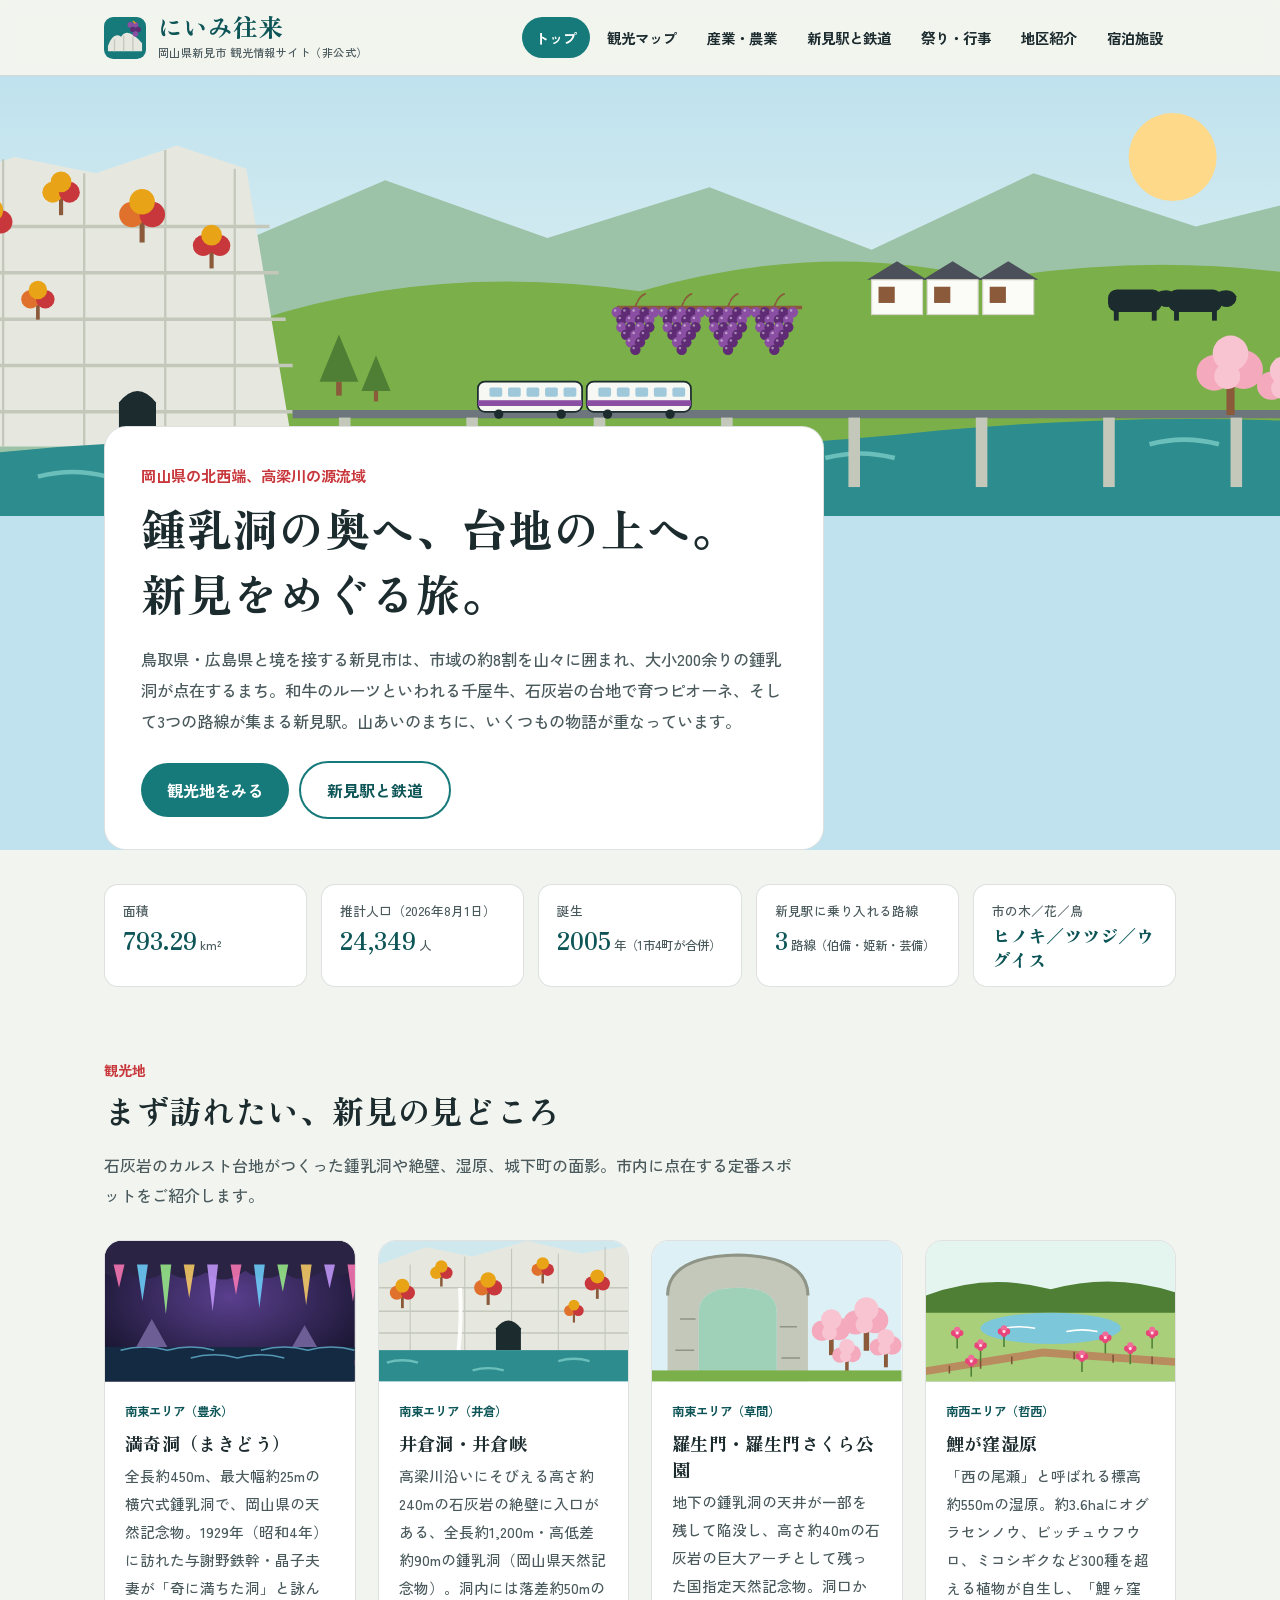
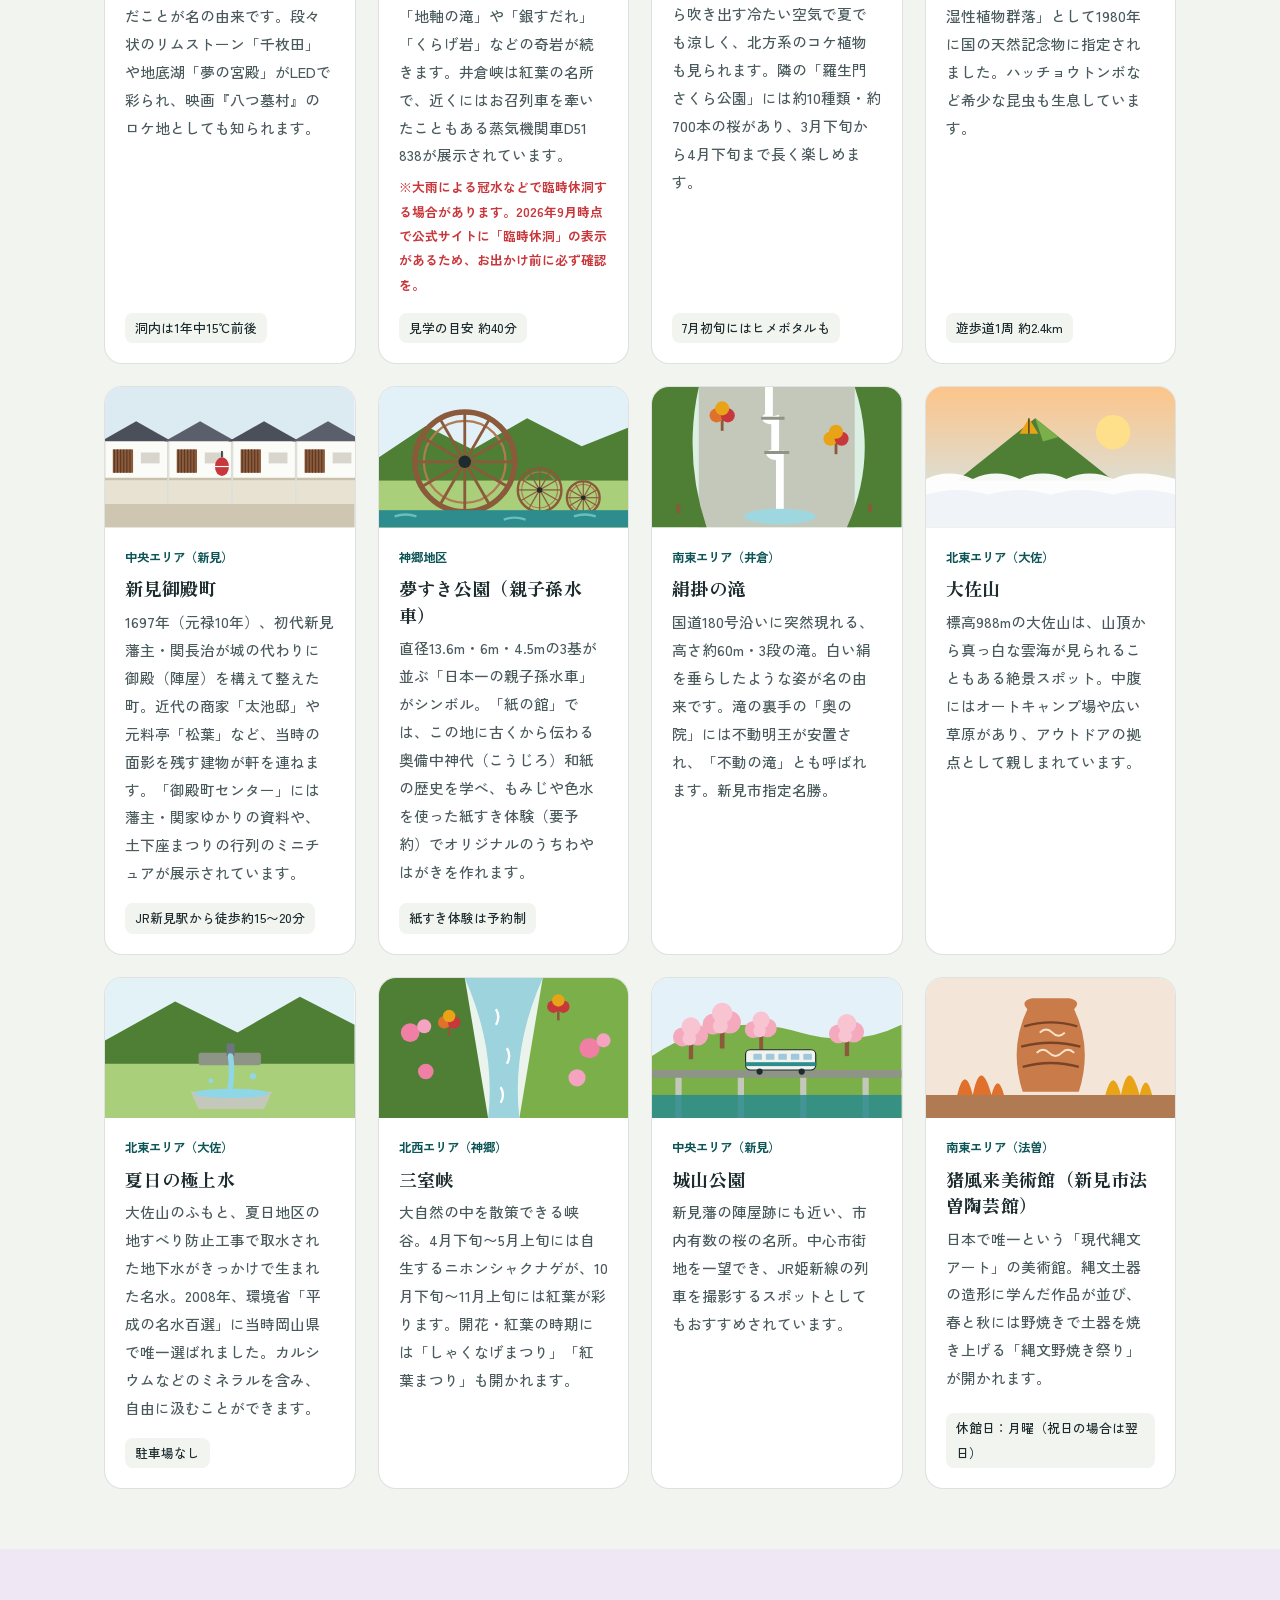
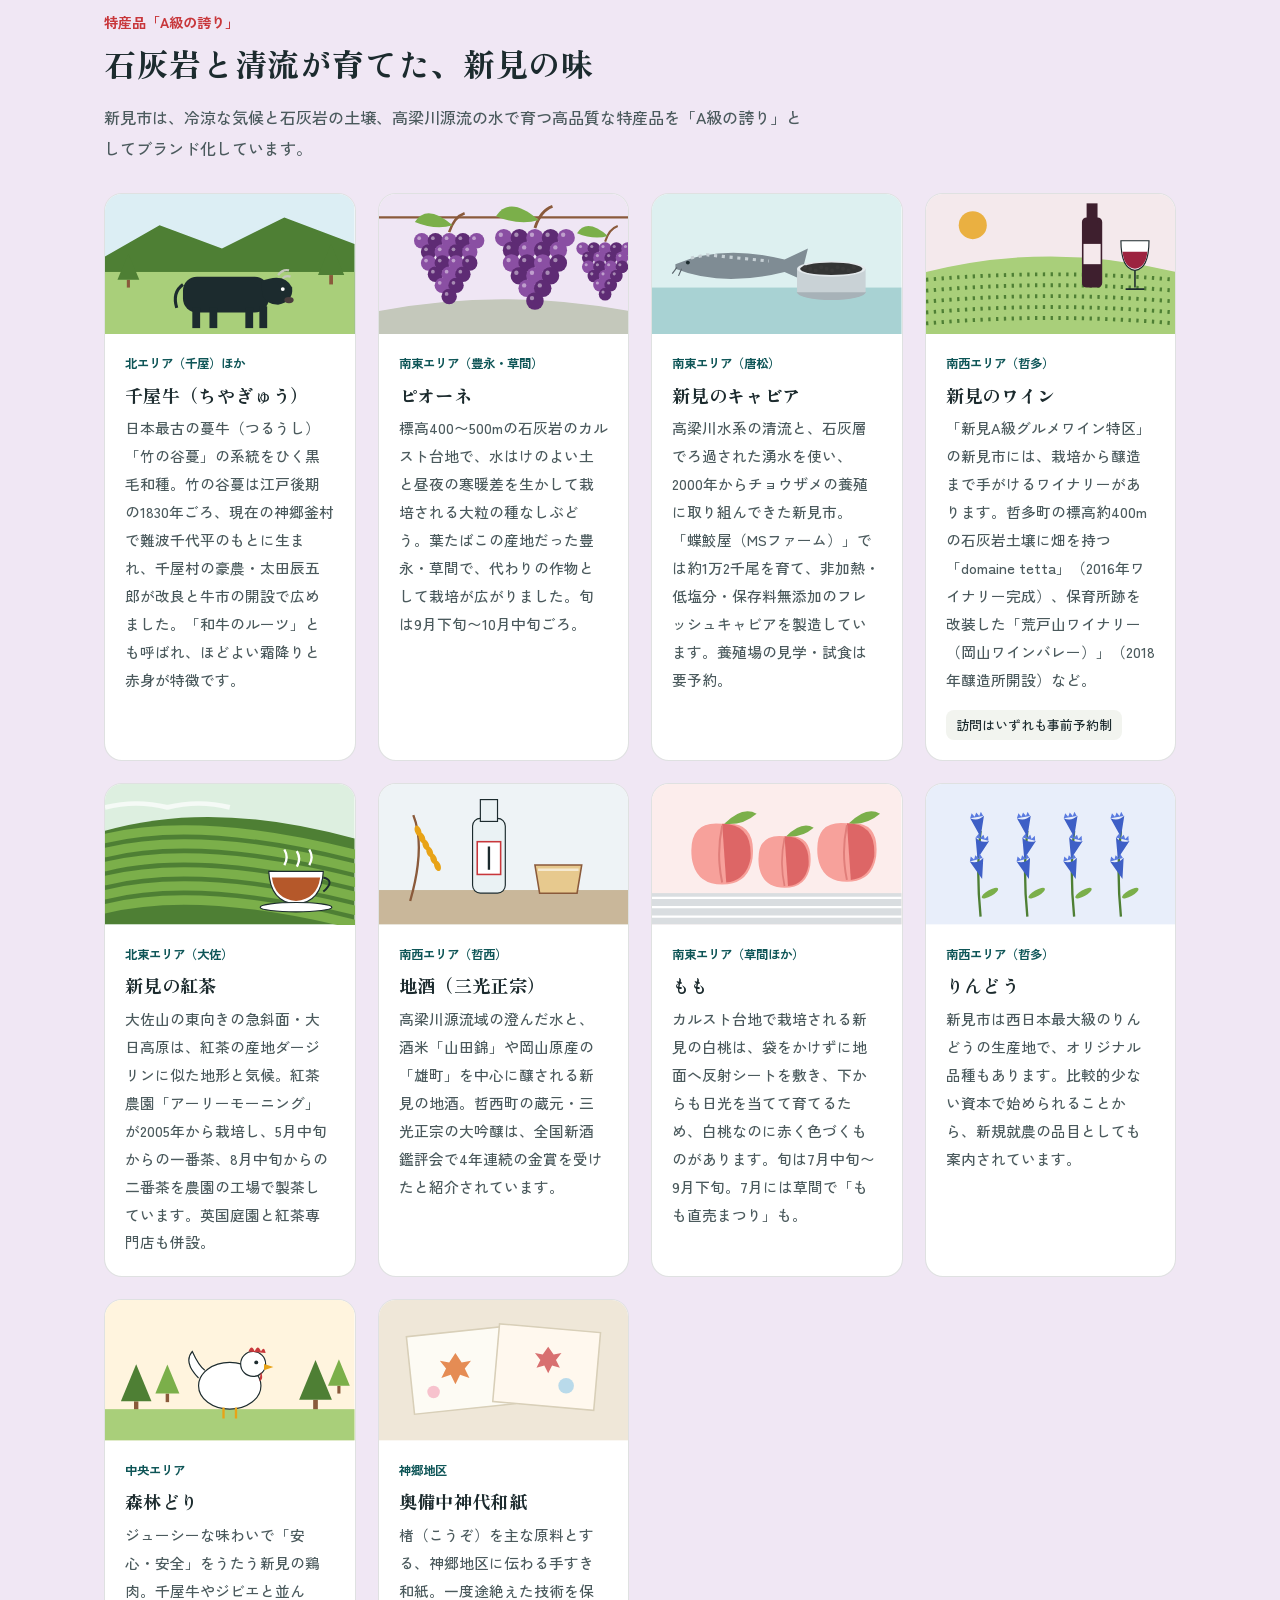
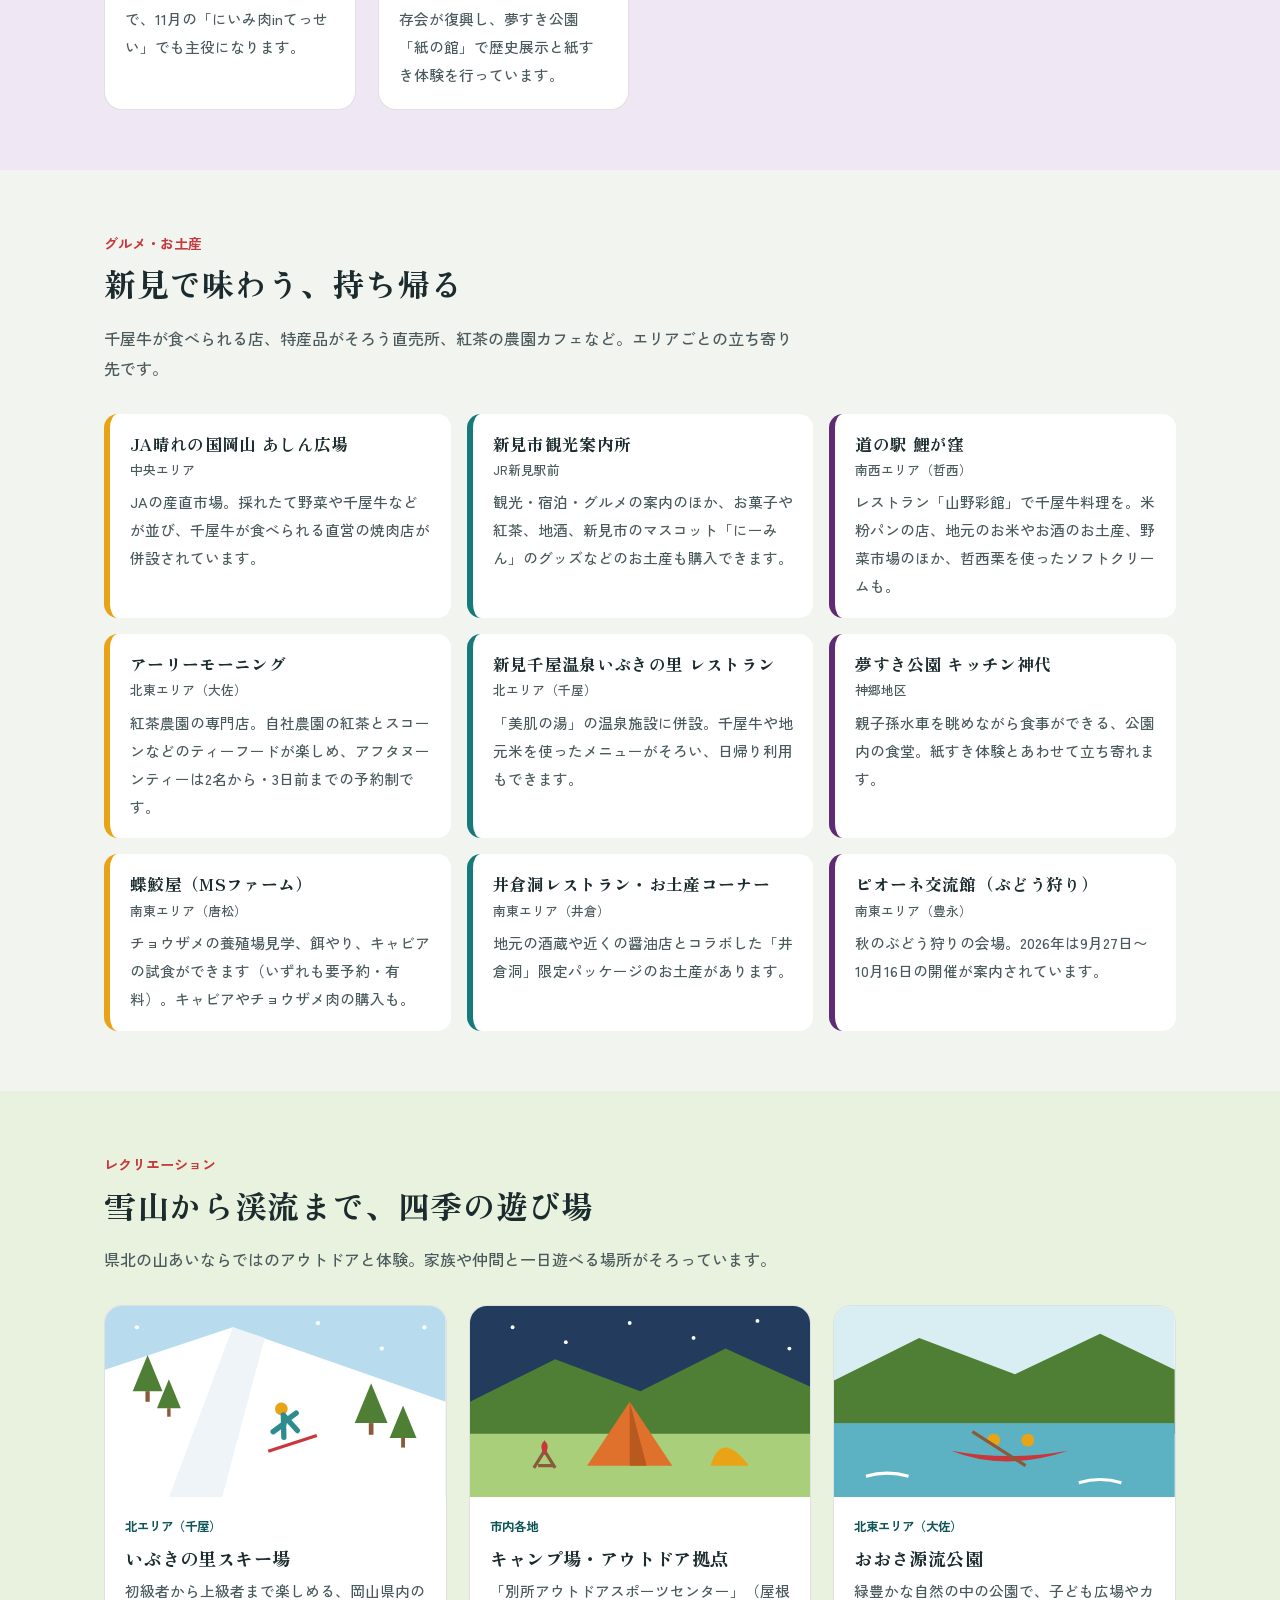
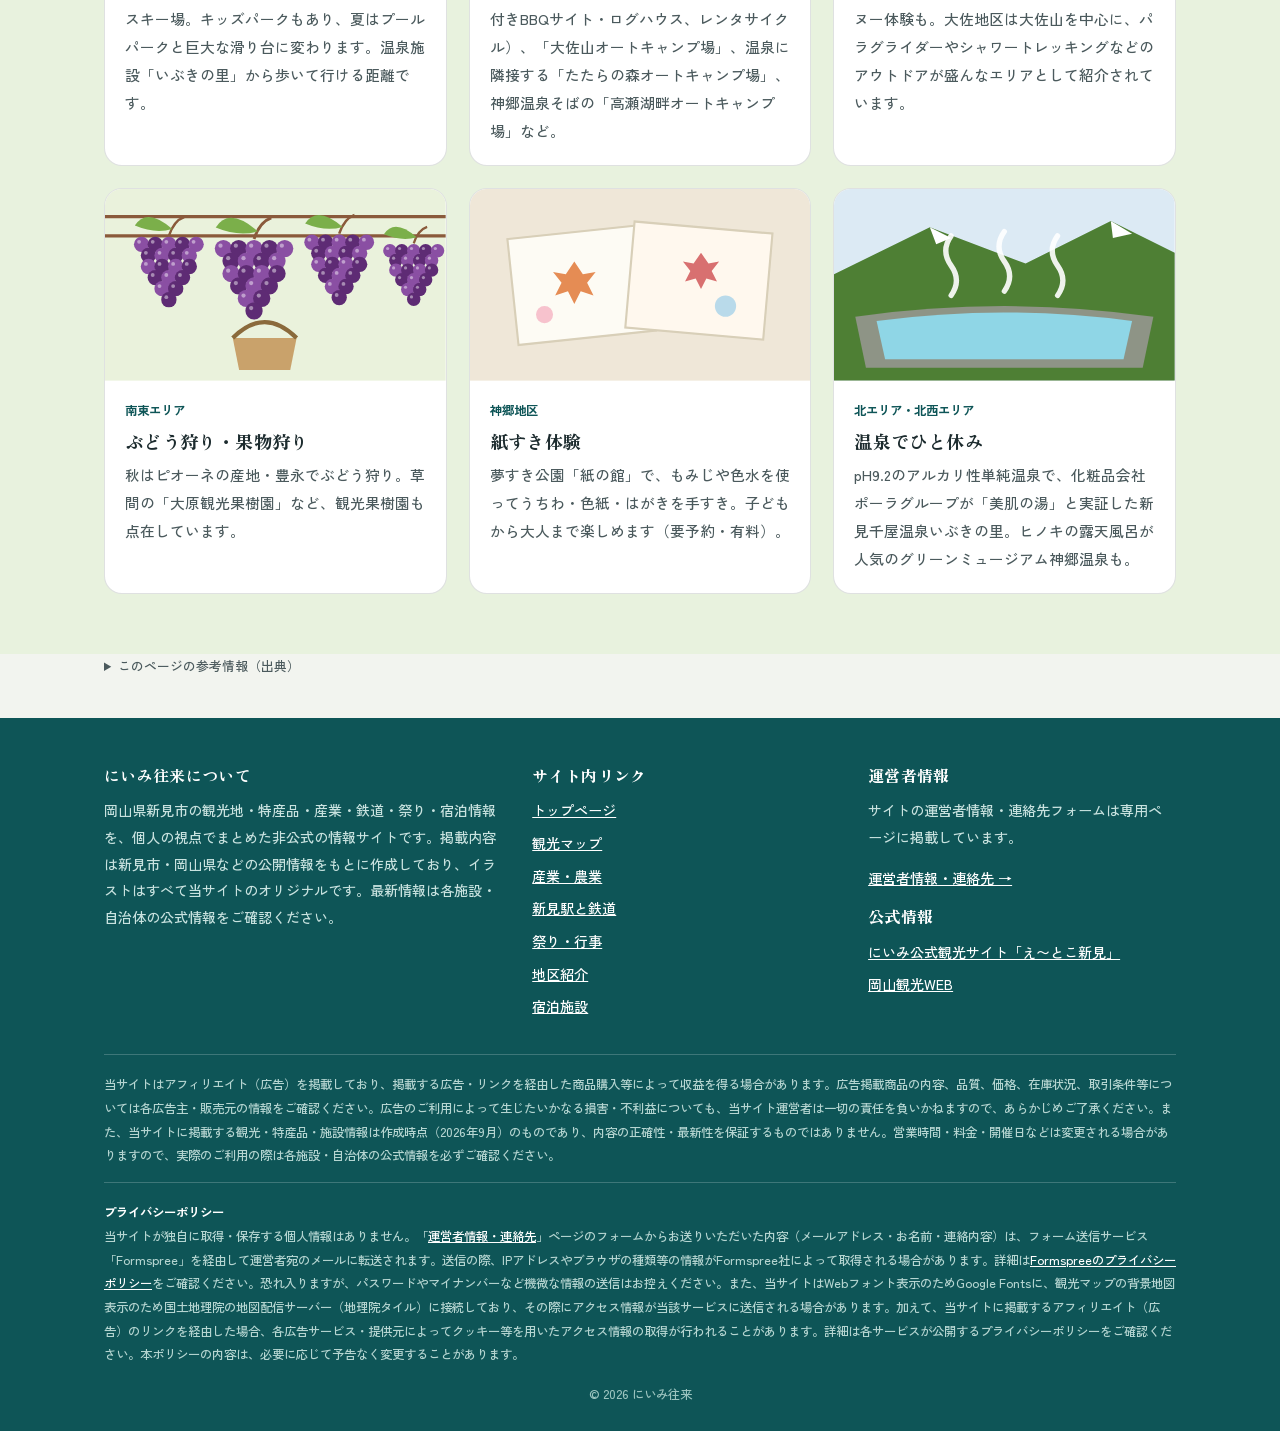
<file: index.html>
<!DOCTYPE html>
<html lang="ja">
<head>
<meta charset="UTF-8">
<meta name="viewport" content="width=device-width, initial-scale=1.0">
<meta name="robots" content="index, follow">
<!-- 公開URLが決まったら href を書き換えてください -->
<link rel="canonical" href="https://leben-k.github.io/niimi/">
<title>にいみ往来｜岡山県新見市 観光・特産品・グルメ・新見駅案内</title>
<meta name="description" content="岡山県新見市の観光地・特産品・産業・新見駅・祭り・宿泊情報をまとめた非公式ファンサイト「にいみ往来」。満奇洞・井倉洞などの鍾乳洞、千屋牛やピオーネなど「A級の誇り」、3路線が集まる新見駅をオリジナルイラストとともにご紹介します。">
<link rel="icon" type="image/svg+xml" href="favicon.svg">
<link rel="stylesheet" href="style.css">
</head>
<body>

<header class="site-header">
  <div class="wrap">
    <a class="brand" href="index.html"><svg class="brand-icon" aria-hidden="true" xmlns="http://www.w3.org/2000/svg" viewBox="0 0 64 64"><rect width="64" height="64" rx="14" fill="#16797A"/><path d="M6 44 Q14 22 26 30 Q36 14 58 40 V52 H6Z" fill="#E6E8E0"/><path d="M16 34 V52 M30 28 V52 M44 30 V52" stroke="#C4C8BB" stroke-width="2"/><circle cx="40" cy="12" r="4.2" fill="#8A4FA3"/><circle cx="48" cy="12" r="4.2" fill="#8A4FA3"/><circle cx="44" cy="19" r="4.2" fill="#5E2B74"/><circle cx="52" cy="19" r="4.2" fill="#5E2B74"/><circle cx="48" cy="26" r="4.2" fill="#8A4FA3"/><path d="M44 6 L48 10" stroke="#E8A317" stroke-width="2"/></svg><span><span class="brand-name">にいみ往来</span><span class="brand-sub">岡山県新見市 観光情報サイト（非公式）</span></span></a>
    <nav class="main-nav" aria-label="サイト内メニュー"><a href="index.html" class="active">トップ</a><a href="chizu.html">観光マップ</a><a href="sangyo.html">産業・農業</a><a href="eki.html">新見駅と鉄道</a><a href="matsuri.html">祭り・行事</a><a href="areas.html">地区紹介</a><a href="shukuhaku.html">宿泊施設</a></nav>
  </div>
</header>
<main>

<section class="hero">
  <svg class="panorama" viewBox="0 0 1200 380" role="img" aria-label="石灰岩の絶壁、ぶどう畑、千屋牛、城下町、高梁川を渡る列車を描いた新見のパノラマイラスト" xmlns="http://www.w3.org/2000/svg" preserveAspectRatio="xMidYMid slice"><defs><linearGradient id="hs" x1="0" y1="0" x2="0" y2="1"><stop offset="0" stop-color="#BFE2EE"/><stop offset="1" stop-color="#EEF6F3"/></linearGradient></defs><rect width="1200" height="380" fill="url(#hs)"/><circle cx="1060" cy="70" r="38" fill="#FFD98A"/><path d="M0 170 L120 110 L240 150 L380 90 L520 140 L660 96 L800 150 L940 84 L1080 130 L1200 100 V380 H0Z" fill="#9CC3A8"/><path d="M260 214 Q420 160 600 186 Q760 140 900 176 Q1050 150 1200 176 V380 H260Z" fill="#7BAF4A"/><path d="M580 200 H740" stroke="#8A5A3B" stroke-width="3"/><path d="M596 199.0 q3.0 -9.0 9.0 -11.0" stroke="#8A5A3B" stroke-width="1.5" fill="none"/><path d="M598.0 195.0 q-15.0 -13.0 -22.0 -2.0 q12.0 5.0 22.0 2.0Z" fill="#7BAF4A"/><circle cx="580.0" cy="204.0" r="4.5" fill="#8A4FA3"/><circle cx="578.5" cy="202.5" r="1.1" fill="#fff" opacity=".45"/><circle cx="588.0" cy="204.0" r="4.5" fill="#5E2B74"/><circle cx="586.5" cy="202.5" r="1.1" fill="#fff" opacity=".45"/><circle cx="596.0" cy="204.0" r="4.5" fill="#8A4FA3"/><circle cx="594.5" cy="202.5" r="1.1" fill="#fff" opacity=".45"/><circle cx="604.0" cy="204.0" r="4.5" fill="#5E2B74"/><circle cx="602.5" cy="202.5" r="1.1" fill="#fff" opacity=".45"/><circle cx="612.0" cy="204.0" r="4.5" fill="#8A4FA3"/><circle cx="610.5" cy="202.5" r="1.1" fill="#fff" opacity=".45"/><circle cx="584.0" cy="210.5" r="4.5" fill="#5E2B74"/><circle cx="582.5" cy="209.0" r="1.1" fill="#fff" opacity=".45"/><circle cx="592.0" cy="210.5" r="4.5" fill="#8A4FA3"/><circle cx="590.5" cy="209.0" r="1.1" fill="#fff" opacity=".45"/><circle cx="600.0" cy="210.5" r="4.5" fill="#5E2B74"/><circle cx="598.5" cy="209.0" r="1.1" fill="#fff" opacity=".45"/><circle cx="608.0" cy="210.5" r="4.5" fill="#8A4FA3"/><circle cx="606.5" cy="209.0" r="1.1" fill="#fff" opacity=".45"/><circle cx="584.0" cy="217.0" r="4.5" fill="#8A4FA3"/><circle cx="582.5" cy="215.5" r="1.1" fill="#fff" opacity=".45"/><circle cx="592.0" cy="217.0" r="4.5" fill="#5E2B74"/><circle cx="590.5" cy="215.5" r="1.1" fill="#fff" opacity=".45"/><circle cx="600.0" cy="217.0" r="4.5" fill="#8A4FA3"/><circle cx="598.5" cy="215.5" r="1.1" fill="#fff" opacity=".45"/><circle cx="608.0" cy="217.0" r="4.5" fill="#5E2B74"/><circle cx="606.5" cy="215.5" r="1.1" fill="#fff" opacity=".45"/><circle cx="588.0" cy="223.5" r="4.5" fill="#5E2B74"/><circle cx="586.5" cy="222.0" r="1.1" fill="#fff" opacity=".45"/><circle cx="596.0" cy="223.5" r="4.5" fill="#8A4FA3"/><circle cx="594.5" cy="222.0" r="1.1" fill="#fff" opacity=".45"/><circle cx="604.0" cy="223.5" r="4.5" fill="#5E2B74"/><circle cx="602.5" cy="222.0" r="1.1" fill="#fff" opacity=".45"/><circle cx="592.0" cy="230.0" r="4.5" fill="#8A4FA3"/><circle cx="590.5" cy="228.5" r="1.1" fill="#fff" opacity=".45"/><circle cx="600.0" cy="230.0" r="4.5" fill="#5E2B74"/><circle cx="598.5" cy="228.5" r="1.1" fill="#fff" opacity=".45"/><circle cx="596.0" cy="236.5" r="4.5" fill="#5E2B74"/><circle cx="594.5" cy="235.0" r="1.1" fill="#fff" opacity=".45"/><path d="M636 199.0 q3.0 -9.0 9.0 -11.0" stroke="#8A5A3B" stroke-width="1.5" fill="none"/><path d="M638.0 195.0 q-15.0 -13.0 -22.0 -2.0 q12.0 5.0 22.0 2.0Z" fill="#7BAF4A"/><circle cx="620.0" cy="204.0" r="4.5" fill="#8A4FA3"/><circle cx="618.5" cy="202.5" r="1.1" fill="#fff" opacity=".45"/><circle cx="628.0" cy="204.0" r="4.5" fill="#5E2B74"/><circle cx="626.5" cy="202.5" r="1.1" fill="#fff" opacity=".45"/><circle cx="636.0" cy="204.0" r="4.5" fill="#8A4FA3"/><circle cx="634.5" cy="202.5" r="1.1" fill="#fff" opacity=".45"/><circle cx="644.0" cy="204.0" r="4.5" fill="#5E2B74"/><circle cx="642.5" cy="202.5" r="1.1" fill="#fff" opacity=".45"/><circle cx="652.0" cy="204.0" r="4.5" fill="#8A4FA3"/><circle cx="650.5" cy="202.5" r="1.1" fill="#fff" opacity=".45"/><circle cx="624.0" cy="210.5" r="4.5" fill="#5E2B74"/><circle cx="622.5" cy="209.0" r="1.1" fill="#fff" opacity=".45"/><circle cx="632.0" cy="210.5" r="4.5" fill="#8A4FA3"/><circle cx="630.5" cy="209.0" r="1.1" fill="#fff" opacity=".45"/><circle cx="640.0" cy="210.5" r="4.5" fill="#5E2B74"/><circle cx="638.5" cy="209.0" r="1.1" fill="#fff" opacity=".45"/><circle cx="648.0" cy="210.5" r="4.5" fill="#8A4FA3"/><circle cx="646.5" cy="209.0" r="1.1" fill="#fff" opacity=".45"/><circle cx="624.0" cy="217.0" r="4.5" fill="#8A4FA3"/><circle cx="622.5" cy="215.5" r="1.1" fill="#fff" opacity=".45"/><circle cx="632.0" cy="217.0" r="4.5" fill="#5E2B74"/><circle cx="630.5" cy="215.5" r="1.1" fill="#fff" opacity=".45"/><circle cx="640.0" cy="217.0" r="4.5" fill="#8A4FA3"/><circle cx="638.5" cy="215.5" r="1.1" fill="#fff" opacity=".45"/><circle cx="648.0" cy="217.0" r="4.5" fill="#5E2B74"/><circle cx="646.5" cy="215.5" r="1.1" fill="#fff" opacity=".45"/><circle cx="628.0" cy="223.5" r="4.5" fill="#5E2B74"/><circle cx="626.5" cy="222.0" r="1.1" fill="#fff" opacity=".45"/><circle cx="636.0" cy="223.5" r="4.5" fill="#8A4FA3"/><circle cx="634.5" cy="222.0" r="1.1" fill="#fff" opacity=".45"/><circle cx="644.0" cy="223.5" r="4.5" fill="#5E2B74"/><circle cx="642.5" cy="222.0" r="1.1" fill="#fff" opacity=".45"/><circle cx="632.0" cy="230.0" r="4.5" fill="#8A4FA3"/><circle cx="630.5" cy="228.5" r="1.1" fill="#fff" opacity=".45"/><circle cx="640.0" cy="230.0" r="4.5" fill="#5E2B74"/><circle cx="638.5" cy="228.5" r="1.1" fill="#fff" opacity=".45"/><circle cx="636.0" cy="236.5" r="4.5" fill="#5E2B74"/><circle cx="634.5" cy="235.0" r="1.1" fill="#fff" opacity=".45"/><path d="M676 199.0 q3.0 -9.0 9.0 -11.0" stroke="#8A5A3B" stroke-width="1.5" fill="none"/><path d="M678.0 195.0 q-15.0 -13.0 -22.0 -2.0 q12.0 5.0 22.0 2.0Z" fill="#7BAF4A"/><circle cx="660.0" cy="204.0" r="4.5" fill="#8A4FA3"/><circle cx="658.5" cy="202.5" r="1.1" fill="#fff" opacity=".45"/><circle cx="668.0" cy="204.0" r="4.5" fill="#5E2B74"/><circle cx="666.5" cy="202.5" r="1.1" fill="#fff" opacity=".45"/><circle cx="676.0" cy="204.0" r="4.5" fill="#8A4FA3"/><circle cx="674.5" cy="202.5" r="1.1" fill="#fff" opacity=".45"/><circle cx="684.0" cy="204.0" r="4.5" fill="#5E2B74"/><circle cx="682.5" cy="202.5" r="1.1" fill="#fff" opacity=".45"/><circle cx="692.0" cy="204.0" r="4.5" fill="#8A4FA3"/><circle cx="690.5" cy="202.5" r="1.1" fill="#fff" opacity=".45"/><circle cx="664.0" cy="210.5" r="4.5" fill="#5E2B74"/><circle cx="662.5" cy="209.0" r="1.1" fill="#fff" opacity=".45"/><circle cx="672.0" cy="210.5" r="4.5" fill="#8A4FA3"/><circle cx="670.5" cy="209.0" r="1.1" fill="#fff" opacity=".45"/><circle cx="680.0" cy="210.5" r="4.5" fill="#5E2B74"/><circle cx="678.5" cy="209.0" r="1.1" fill="#fff" opacity=".45"/><circle cx="688.0" cy="210.5" r="4.5" fill="#8A4FA3"/><circle cx="686.5" cy="209.0" r="1.1" fill="#fff" opacity=".45"/><circle cx="664.0" cy="217.0" r="4.5" fill="#8A4FA3"/><circle cx="662.5" cy="215.5" r="1.1" fill="#fff" opacity=".45"/><circle cx="672.0" cy="217.0" r="4.5" fill="#5E2B74"/><circle cx="670.5" cy="215.5" r="1.1" fill="#fff" opacity=".45"/><circle cx="680.0" cy="217.0" r="4.5" fill="#8A4FA3"/><circle cx="678.5" cy="215.5" r="1.1" fill="#fff" opacity=".45"/><circle cx="688.0" cy="217.0" r="4.5" fill="#5E2B74"/><circle cx="686.5" cy="215.5" r="1.1" fill="#fff" opacity=".45"/><circle cx="668.0" cy="223.5" r="4.5" fill="#5E2B74"/><circle cx="666.5" cy="222.0" r="1.1" fill="#fff" opacity=".45"/><circle cx="676.0" cy="223.5" r="4.5" fill="#8A4FA3"/><circle cx="674.5" cy="222.0" r="1.1" fill="#fff" opacity=".45"/><circle cx="684.0" cy="223.5" r="4.5" fill="#5E2B74"/><circle cx="682.5" cy="222.0" r="1.1" fill="#fff" opacity=".45"/><circle cx="672.0" cy="230.0" r="4.5" fill="#8A4FA3"/><circle cx="670.5" cy="228.5" r="1.1" fill="#fff" opacity=".45"/><circle cx="680.0" cy="230.0" r="4.5" fill="#5E2B74"/><circle cx="678.5" cy="228.5" r="1.1" fill="#fff" opacity=".45"/><circle cx="676.0" cy="236.5" r="4.5" fill="#5E2B74"/><circle cx="674.5" cy="235.0" r="1.1" fill="#fff" opacity=".45"/><path d="M716 199.0 q3.0 -9.0 9.0 -11.0" stroke="#8A5A3B" stroke-width="1.5" fill="none"/><path d="M718.0 195.0 q-15.0 -13.0 -22.0 -2.0 q12.0 5.0 22.0 2.0Z" fill="#7BAF4A"/><circle cx="700.0" cy="204.0" r="4.5" fill="#8A4FA3"/><circle cx="698.5" cy="202.5" r="1.1" fill="#fff" opacity=".45"/><circle cx="708.0" cy="204.0" r="4.5" fill="#5E2B74"/><circle cx="706.5" cy="202.5" r="1.1" fill="#fff" opacity=".45"/><circle cx="716.0" cy="204.0" r="4.5" fill="#8A4FA3"/><circle cx="714.5" cy="202.5" r="1.1" fill="#fff" opacity=".45"/><circle cx="724.0" cy="204.0" r="4.5" fill="#5E2B74"/><circle cx="722.5" cy="202.5" r="1.1" fill="#fff" opacity=".45"/><circle cx="732.0" cy="204.0" r="4.5" fill="#8A4FA3"/><circle cx="730.5" cy="202.5" r="1.1" fill="#fff" opacity=".45"/><circle cx="704.0" cy="210.5" r="4.5" fill="#5E2B74"/><circle cx="702.5" cy="209.0" r="1.1" fill="#fff" opacity=".45"/><circle cx="712.0" cy="210.5" r="4.5" fill="#8A4FA3"/><circle cx="710.5" cy="209.0" r="1.1" fill="#fff" opacity=".45"/><circle cx="720.0" cy="210.5" r="4.5" fill="#5E2B74"/><circle cx="718.5" cy="209.0" r="1.1" fill="#fff" opacity=".45"/><circle cx="728.0" cy="210.5" r="4.5" fill="#8A4FA3"/><circle cx="726.5" cy="209.0" r="1.1" fill="#fff" opacity=".45"/><circle cx="704.0" cy="217.0" r="4.5" fill="#8A4FA3"/><circle cx="702.5" cy="215.5" r="1.1" fill="#fff" opacity=".45"/><circle cx="712.0" cy="217.0" r="4.5" fill="#5E2B74"/><circle cx="710.5" cy="215.5" r="1.1" fill="#fff" opacity=".45"/><circle cx="720.0" cy="217.0" r="4.5" fill="#8A4FA3"/><circle cx="718.5" cy="215.5" r="1.1" fill="#fff" opacity=".45"/><circle cx="728.0" cy="217.0" r="4.5" fill="#5E2B74"/><circle cx="726.5" cy="215.5" r="1.1" fill="#fff" opacity=".45"/><circle cx="708.0" cy="223.5" r="4.5" fill="#5E2B74"/><circle cx="706.5" cy="222.0" r="1.1" fill="#fff" opacity=".45"/><circle cx="716.0" cy="223.5" r="4.5" fill="#8A4FA3"/><circle cx="714.5" cy="222.0" r="1.1" fill="#fff" opacity=".45"/><circle cx="724.0" cy="223.5" r="4.5" fill="#5E2B74"/><circle cx="722.5" cy="222.0" r="1.1" fill="#fff" opacity=".45"/><circle cx="712.0" cy="230.0" r="4.5" fill="#8A4FA3"/><circle cx="710.5" cy="228.5" r="1.1" fill="#fff" opacity=".45"/><circle cx="720.0" cy="230.0" r="4.5" fill="#5E2B74"/><circle cx="718.5" cy="228.5" r="1.1" fill="#fff" opacity=".45"/><circle cx="716.0" cy="236.5" r="4.5" fill="#5E2B74"/><circle cx="714.5" cy="235.0" r="1.1" fill="#fff" opacity=".45"/><g><path d="M796 176 L822 160 L848 176Z" fill="#4A4F5A"/><rect x="800" y="176" width="44" height="30" fill="#FBFBF7" stroke="#D7D5CC"/><rect x="806" y="182" width="14" height="14" fill="#8A5A3B"/></g><g><path d="M844 176 L870 160 L896 176Z" fill="#4A4F5A"/><rect x="848" y="176" width="44" height="30" fill="#FBFBF7" stroke="#D7D5CC"/><rect x="854" y="182" width="14" height="14" fill="#8A5A3B"/></g><g><path d="M892 176 L918 160 L944 176Z" fill="#4A4F5A"/><rect x="896" y="176" width="44" height="30" fill="#FBFBF7" stroke="#D7D5CC"/><rect x="902" y="182" width="14" height="14" fill="#8A5A3B"/></g><g transform="translate(1000 176) scale(.42)"><rect x="10" y="20" width="110" height="46" rx="18" fill="#1C2B2E"/><path d="M110 26 Q140 14 150 34 Q152 52 132 56 Q116 56 112 44Z" fill="#1C2B2E"/><rect x="22" y="60" width="10" height="24" fill="#1C2B2E"/><rect x="100" y="60" width="10" height="24" fill="#1C2B2E"/></g><g transform="translate(1052 176) scale(.42)"><rect x="10" y="20" width="110" height="46" rx="18" fill="#1C2B2E"/><path d="M110 26 Q140 14 150 34 Q152 52 132 56 Q116 56 112 44Z" fill="#1C2B2E"/><rect x="22" y="60" width="10" height="24" fill="#1C2B2E"/><rect x="100" y="60" width="10" height="24" fill="#1C2B2E"/></g><path d="M0 90 L60 70 L130 84 L200 60 L260 80 L300 320 H0Z" fill="#E6E8E0"/><path d="M0 130 H280 M0 170 H288 M0 210 H294 M0 250 H300 M0 290 H300" stroke="#C4C8BB" stroke-width="3"/><path d="M50 72 V320 M120 84 V320 M190 64 V320 M250 80 V320" stroke="#C4C8BB" stroke-width="2"/><g transform="translate(40 130) scale(1)"><rect x="-2" y="0" width="4" height="18" fill="#8A5A3B"/><circle cx="-8" cy="-4" r="10" fill="#E0712C"/><circle cx="8" cy="-4" r="10" fill="#C8373B"/><circle cx="0" cy="-14" r="10" fill="#E8A317"/></g><g transform="translate(100 104) scale(0.9)"><rect x="-2" y="0" width="4" height="18" fill="#8A5A3B"/><circle cx="-8" cy="-4" r="10" fill="#E8A317"/><circle cx="8" cy="-4" r="10" fill="#C8373B"/><circle cx="0" cy="-14" r="10" fill="#E8A317"/></g><g transform="translate(170 124) scale(1.1)"><rect x="-2" y="0" width="4" height="18" fill="#8A5A3B"/><circle cx="-8" cy="-4" r="10" fill="#E0712C"/><circle cx="8" cy="-4" r="10" fill="#C8373B"/><circle cx="0" cy="-14" r="10" fill="#E8A317"/></g><g transform="translate(230 150) scale(0.9)"><rect x="-2" y="0" width="4" height="18" fill="#8A5A3B"/><circle cx="-8" cy="-4" r="10" fill="#C8373B"/><circle cx="8" cy="-4" r="10" fill="#C8373B"/><circle cx="0" cy="-14" r="10" fill="#E8A317"/></g><g transform="translate(80 196) scale(0.8)"><rect x="-2" y="0" width="4" height="18" fill="#8A5A3B"/><circle cx="-8" cy="-4" r="10" fill="#E0712C"/><circle cx="8" cy="-4" r="10" fill="#C8373B"/><circle cx="0" cy="-14" r="10" fill="#E8A317"/></g><path d="M150 320 V282 Q166 262 182 282 V320Z" fill="#1C2B2E"/><path d="M0 330 Q200 306 420 318 Q640 330 860 306 Q1040 290 1200 300 V380 H0Z" fill="#2C8C8E"/><path d="M80 346 q30 -8 60 0 M440 342 q30 -8 60 0 M760 330 q30 -8 60 0 M1040 318 q30 -8 60 0" stroke="#6BBFBB" stroke-width="4" fill="none"/><path d="M300 292 H1200" stroke="#6D767C" stroke-width="7"/><rect x="340" y="295" width="10" height="60" fill="#C4C8BB"/><rect x="450" y="295" width="10" height="60" fill="#C4C8BB"/><rect x="560" y="295" width="10" height="60" fill="#C4C8BB"/><rect x="670" y="295" width="10" height="60" fill="#C4C8BB"/><rect x="780" y="295" width="10" height="60" fill="#C4C8BB"/><rect x="890" y="295" width="10" height="60" fill="#C4C8BB"/><rect x="1000" y="295" width="10" height="60" fill="#C4C8BB"/><rect x="1110" y="295" width="10" height="60" fill="#C4C8BB"/><g transform="translate(460 264) scale(1.0)"><rect x="0" y="0" width="90" height="26" rx="6" fill="#F7F7F3" stroke="#1C2B2E" stroke-width="1.5"/><rect x="0" y="16" width="90" height="5" fill="#8A4FA3"/><rect x="10" y="5" width="11" height="8" rx="1.5" fill="#9FC9DA"/><rect x="26" y="5" width="11" height="8" rx="1.5" fill="#9FC9DA"/><rect x="42" y="5" width="11" height="8" rx="1.5" fill="#9FC9DA"/><rect x="58" y="5" width="11" height="8" rx="1.5" fill="#9FC9DA"/><rect x="74" y="5" width="11" height="8" rx="1.5" fill="#9FC9DA"/><circle cx="18" cy="28" r="4" fill="#1C2B2E"/><circle cx="72" cy="28" r="4" fill="#1C2B2E"/></g><g transform="translate(554 264) scale(1.0)"><rect x="0" y="0" width="90" height="26" rx="6" fill="#F7F7F3" stroke="#1C2B2E" stroke-width="1.5"/><rect x="0" y="16" width="90" height="5" fill="#8A4FA3"/><rect x="10" y="5" width="11" height="8" rx="1.5" fill="#9FC9DA"/><rect x="26" y="5" width="11" height="8" rx="1.5" fill="#9FC9DA"/><rect x="42" y="5" width="11" height="8" rx="1.5" fill="#9FC9DA"/><rect x="58" y="5" width="11" height="8" rx="1.5" fill="#9FC9DA"/><rect x="74" y="5" width="11" height="8" rx="1.5" fill="#9FC9DA"/><circle cx="18" cy="28" r="4" fill="#1C2B2E"/><circle cx="72" cy="28" r="4" fill="#1C2B2E"/></g><g transform="translate(1110 262) scale(1.4)"><rect x="-2.5" y="0" width="5" height="22" fill="#8A5A3B"/><circle cx="-10" cy="-4" r="11" fill="#F4A9BC"/><circle cx="8" cy="-6" r="12" fill="#F4A9BC"/><circle cx="0" cy="-16" r="11" fill="#F8C4D2"/><circle cx="-2" cy="-2" r="8" fill="#F8C4D2"/></g><g transform="translate(1156 272) scale(1.1)"><rect x="-2.5" y="0" width="5" height="22" fill="#8A5A3B"/><circle cx="-10" cy="-4" r="11" fill="#F4A9BC"/><circle cx="8" cy="-6" r="12" fill="#F4A9BC"/><circle cx="0" cy="-16" r="11" fill="#F8C4D2"/><circle cx="-2" cy="-2" r="8" fill="#F8C4D2"/></g><g transform="translate(340 264) scale(1.2)"><rect x="-2" y="0" width="4" height="10" fill="#8A5A3B"/><path d="M0 -34 L14 0 H-14Z" fill="#4E7F34"/></g><g transform="translate(372 272) scale(0.9)"><rect x="-2" y="0" width="4" height="10" fill="#8A5A3B"/><path d="M0 -34 L14 0 H-14Z" fill="#4E7F34"/></g></svg>
  <div class="wrap">
    <div class="hero-copy">
      <span class="lead-place">岡山県の北西端、高梁川の源流域</span>
      <h1>鍾乳洞の奥へ、台地の上へ。<br>新見をめぐる旅。</h1>
      <p>鳥取県・広島県と境を接する新見市は、市域の約8割を山々に囲まれ、大小200余りの鍾乳洞が点在するまち。和牛のルーツといわれる千屋牛、石灰岩の台地で育つピオーネ、そして3つの路線が集まる新見駅。山あいのまちに、いくつもの物語が重なっています。</p>
      <a href="#kanko" class="btn">観光地をみる</a>
      <a href="eki.html" class="btn btn-outline">新見駅と鉄道</a>
    </div>
  </div>
</section>

<section class="facts" aria-label="数字でみる新見市">
  <div class="wrap">
    <dl>
      <div class="fact"><dt>面積</dt><dd>793.29<small> km²</small></dd></div>
      <div class="fact"><dt>推計人口（2026年8月1日）</dt><dd>24,349<small> 人</small></dd></div>
      <div class="fact"><dt>誕生</dt><dd>2005<small> 年（1市4町が合併）</small></dd></div>
      <div class="fact"><dt>新見駅に乗り入れる路線</dt><dd>3<small> 路線（伯備・姫新・芸備）</small></dd></div>
      <div class="fact"><dt>市の木／花／鳥</dt><dd style="font-size:1.15rem;">ヒノキ／ツツジ／ウグイス</dd></div>
    </dl>
  </div>
</section>

<!-- ===================== 観光地 ===================== -->
<section class="section" id="kanko">
  <div class="wrap">
    <div class="section-head">
      <span class="tag">観光地</span>
      <h2>まず訪れたい、新見の見どころ</h2>
      <p>石灰岩のカルスト台地がつくった鍾乳洞や絶壁、湿原、城下町の面影。市内に点在する定番スポットをご紹介します。</p>
    </div>
    <div class="grid">
      <article class="card"><svg class="art" viewBox="0 0 320 180" role="img" aria-label="満奇洞のライトアップされた鍾乳石のイラスト" xmlns="http://www.w3.org/2000/svg" preserveAspectRatio="xMidYMid slice"><rect width="320" height="180" fill="#1B1733"/><defs><radialGradient id="mg" cx=".5" cy=".4" r=".6"><stop offset="0" stop-color="#5A3F8E"/><stop offset="1" stop-color="#1B1733"/></radialGradient></defs><rect width="320" height="180" fill="url(#mg)"/><path d="M0 0H320V36 Q300 52 280 38 Q250 58 230 40 Q205 56 180 38 Q150 60 130 40 Q100 56 80 38 Q50 58 30 40 Q15 50 0 42Z" fill="#2A2344"/><path d="M11 30 L18 60 L25 30Z" fill="#FF7AB6" opacity=".85"/><ellipse cx="18" cy="150" rx="12" ry="3" fill="#FF7AB6" opacity=".45"/><path d="M41 30 L48 77 L55 30Z" fill="#6FD3FF" opacity=".85"/><ellipse cx="48" cy="156" rx="12" ry="3" fill="#6FD3FF" opacity=".45"/><path d="M71 30 L78 94 L85 30Z" fill="#9BF08A" opacity=".85"/><ellipse cx="78" cy="162" rx="12" ry="3" fill="#9BF08A" opacity=".45"/><path d="M101 30 L108 73 L115 30Z" fill="#FFD166" opacity=".85"/><ellipse cx="108" cy="150" rx="12" ry="3" fill="#FFD166" opacity=".45"/><path d="M131 30 L138 90 L145 30Z" fill="#C69BFF" opacity=".85"/><ellipse cx="138" cy="156" rx="12" ry="3" fill="#C69BFF" opacity=".45"/><path d="M161 30 L168 69 L175 30Z" fill="#FF7AB6" opacity=".85"/><ellipse cx="168" cy="162" rx="12" ry="3" fill="#FF7AB6" opacity=".45"/><path d="M191 30 L198 86 L205 30Z" fill="#6FD3FF" opacity=".85"/><ellipse cx="198" cy="150" rx="12" ry="3" fill="#6FD3FF" opacity=".45"/><path d="M221 30 L228 65 L235 30Z" fill="#9BF08A" opacity=".85"/><ellipse cx="228" cy="156" rx="12" ry="3" fill="#9BF08A" opacity=".45"/><path d="M251 30 L258 82 L265 30Z" fill="#FFD166" opacity=".85"/><ellipse cx="258" cy="162" rx="12" ry="3" fill="#FFD166" opacity=".45"/><path d="M281 30 L288 61 L295 30Z" fill="#C69BFF" opacity=".85"/><ellipse cx="288" cy="150" rx="12" ry="3" fill="#C69BFF" opacity=".45"/><path d="M311 30 L318 78 L325 30Z" fill="#FF7AB6" opacity=".85"/><ellipse cx="318" cy="156" rx="12" ry="3" fill="#FF7AB6" opacity=".45"/><rect y="136" width="320" height="44" fill="#142A43"/><path d="M20 140 q30 -8 60 0 q30 -8 60 0 M110 150 q30 -8 60 0 q30 -8 60 0 M200 140 q30 -8 60 0 q30 -8 60 0" stroke="#7FE0FF" stroke-width="2" fill="none" opacity=".6"/><path d="M40 136 L60 100 L80 136Z M240 136 L256 108 L272 136Z" fill="#6E5E96"/></svg><div class="card-body"><span class="place">南東エリア（豊永）</span><h3>満奇洞（まきどう）</h3><p>全長約450m、最大幅約25mの横穴式鍾乳洞で、岡山県の天然記念物。1929年（昭和4年）に訪れた与謝野鉄幹・晶子夫妻が「奇に満ちた洞」と詠んだことが名の由来です。段々状のリムストーン「千枚田」や地底湖「夢の宮殿」がLEDで彩られ、映画『八つ墓村』のロケ地としても知られます。</p><div class="note"><span>洞内は1年中15℃前後</span></div></div></article>
      <article class="card"><svg class="art" viewBox="0 0 320 180" role="img" aria-label="井倉峡の石灰岩の絶壁と紅葉、高梁川のイラスト" xmlns="http://www.w3.org/2000/svg" preserveAspectRatio="xMidYMid slice"><rect width="320" height="180" fill="#CFE8EE"/><path d="M0 30 L60 8 L120 20 L190 0 L260 16 L320 6 V140 H0Z" fill="#E6E8E0"/><path d="M0 60 H320 M0 90 H320 M0 118 H320" stroke="#C4C8BB" stroke-width="2"/><path d="M40 30 V140 M110 20 V140 M170 10 V140 M230 16 V140 M290 8 V140" stroke="#C4C8BB" stroke-width="1.5"/><g transform="translate(30 70) scale(0.9)"><rect x="-2" y="0" width="4" height="18" fill="#8A5A3B"/><circle cx="-8" cy="-4" r="10" fill="#E0712C"/><circle cx="8" cy="-4" r="10" fill="#C8373B"/><circle cx="0" cy="-14" r="10" fill="#E8A317"/></g><g transform="translate(80 44) scale(0.8)"><rect x="-2" y="0" width="4" height="18" fill="#8A5A3B"/><circle cx="-8" cy="-4" r="10" fill="#E8A317"/><circle cx="8" cy="-4" r="10" fill="#C8373B"/><circle cx="0" cy="-14" r="10" fill="#E8A317"/></g><g transform="translate(140 64) scale(1)"><rect x="-2" y="0" width="4" height="18" fill="#8A5A3B"/><circle cx="-8" cy="-4" r="10" fill="#E0712C"/><circle cx="8" cy="-4" r="10" fill="#C8373B"/><circle cx="0" cy="-14" r="10" fill="#E8A317"/></g><g transform="translate(210 40) scale(0.8)"><rect x="-2" y="0" width="4" height="18" fill="#8A5A3B"/><circle cx="-8" cy="-4" r="10" fill="#E0712C"/><circle cx="8" cy="-4" r="10" fill="#C8373B"/><circle cx="0" cy="-14" r="10" fill="#E8A317"/></g><g transform="translate(280 58) scale(0.9)"><rect x="-2" y="0" width="4" height="18" fill="#8A5A3B"/><circle cx="-8" cy="-4" r="10" fill="#C8373B"/><circle cx="8" cy="-4" r="10" fill="#C8373B"/><circle cx="0" cy="-14" r="10" fill="#E8A317"/></g><g transform="translate(250 92) scale(0.7)"><rect x="-2" y="0" width="4" height="18" fill="#8A5A3B"/><circle cx="-8" cy="-4" r="10" fill="#E0712C"/><circle cx="8" cy="-4" r="10" fill="#C8373B"/><circle cx="0" cy="-14" r="10" fill="#E8A317"/></g><path d="M150 140 V112 Q166 92 182 112 V140Z" fill="#1C2B2E"/><path d="M104 60 Q106 100 102 140" stroke="#fff" stroke-width="5" fill="none" opacity=".9"/><rect y="140" width="320" height="40" fill="#2C8C8E"/><path d="M10 156 q20 -6 40 0 M120 166 q20 -6 40 0 M230 154 q20 -6 40 0" stroke="#6BBFBB" stroke-width="3" fill="none"/></svg><div class="card-body"><span class="place">南東エリア（井倉）</span><h3>井倉洞・井倉峡</h3><p>高梁川沿いにそびえる高さ約240mの石灰岩の絶壁に入口がある、全長約1,200m・高低差約90mの鍾乳洞（岡山県天然記念物）。洞内には落差約50mの「地軸の滝」や「銀すだれ」「くらげ岩」などの奇岩が続きます。井倉峡は紅葉の名所で、近くにはお召列車を牽いたこともある蒸気機関車D51 838が展示されています。</p><p class="alert">※大雨による冠水などで臨時休洞する場合があります。2026年9月時点で公式サイトに「臨時休洞」の表示があるため、お出かけ前に必ず確認を。</p><div class="note"><span>見学の目安 約40分</span></div></div></article>
      <article class="card"><svg class="art" viewBox="0 0 320 180" role="img" aria-label="石灰岩の巨大アーチ羅生門と桜のイラスト" xmlns="http://www.w3.org/2000/svg" preserveAspectRatio="xMidYMid slice"><rect width="320" height="180" fill="#DDF0F5"/><path d="M20 180 V70 Q20 20 110 18 Q200 20 200 70 V180 H160 V92 Q160 60 110 60 Q60 60 60 92 V180Z" fill="#C4C8BB"/><path d="M20 70 Q20 20 110 18 Q200 20 200 70" stroke="#8E9486" stroke-width="4" fill="none"/><path d="M36 100 H56 M164 110 H186 M30 140 H54 M166 150 H190" stroke="#8E9486" stroke-width="2"/><path d="M60 180 V92 Q60 60 110 60 Q160 60 160 92 V180Z" fill="#9FD0B8"/><g transform="translate(230 120) scale(1.2)"><rect x="-2.5" y="0" width="5" height="22" fill="#8A5A3B"/><circle cx="-10" cy="-4" r="11" fill="#F4A9BC"/><circle cx="8" cy="-6" r="12" fill="#F4A9BC"/><circle cx="0" cy="-16" r="11" fill="#F8C4D2"/><circle cx="-2" cy="-2" r="8" fill="#F8C4D2"/></g><g transform="translate(275 110) scale(1.4)"><rect x="-2.5" y="0" width="5" height="22" fill="#8A5A3B"/><circle cx="-10" cy="-4" r="11" fill="#F4A9BC"/><circle cx="8" cy="-6" r="12" fill="#F4A9BC"/><circle cx="0" cy="-16" r="11" fill="#F8C4D2"/><circle cx="-2" cy="-2" r="8" fill="#F8C4D2"/></g><g transform="translate(300 140) scale(1)"><rect x="-2.5" y="0" width="5" height="22" fill="#8A5A3B"/><circle cx="-10" cy="-4" r="11" fill="#F4A9BC"/><circle cx="8" cy="-6" r="12" fill="#F4A9BC"/><circle cx="0" cy="-16" r="11" fill="#F8C4D2"/><circle cx="-2" cy="-2" r="8" fill="#F8C4D2"/></g><g transform="translate(250 150) scale(0.9)"><rect x="-2.5" y="0" width="5" height="22" fill="#8A5A3B"/><circle cx="-10" cy="-4" r="11" fill="#F4A9BC"/><circle cx="8" cy="-6" r="12" fill="#F4A9BC"/><circle cx="0" cy="-16" r="11" fill="#F8C4D2"/><circle cx="-2" cy="-2" r="8" fill="#F8C4D2"/></g><rect y="166" width="320" height="14" fill="#7BAF4A"/></svg><div class="card-body"><span class="place">南東エリア（草間）</span><h3>羅生門・羅生門さくら公園</h3><p>地下の鍾乳洞の天井が一部を残して陥没し、高さ約40mの石灰岩の巨大アーチとして残った国指定天然記念物。洞口から吹き出す冷たい空気で夏でも涼しく、北方系のコケ植物も見られます。隣の「羅生門さくら公園」には約10種類・約700本の桜があり、3月下旬から4月下旬まで長く楽しめます。</p><div class="note"><span>7月初旬にはヒメボタルも</span></div></div></article>
      <article class="card"><svg class="art" viewBox="0 0 320 180" role="img" aria-label="鯉が窪湿原の木道とオグラセンノウのイラスト" xmlns="http://www.w3.org/2000/svg" preserveAspectRatio="xMidYMid slice"><rect width="320" height="180" fill="#E4F4EE"/><path d="M0 70 Q80 40 160 62 Q240 40 320 66 V180 H0Z" fill="#4E7F34"/><path d="M0 92 H320 V180 H0Z" fill="#A9CF7A"/><ellipse cx="160" cy="112" rx="90" ry="20" fill="#7CC7D9"/><path d="M100 112 q20 -4 40 0 M180 116 q20 -4 40 0" stroke="#fff" stroke-width="2" fill="none"/><path d="M0 162 L150 138 L320 150 L320 160 L150 148 L0 172Z" fill="#B98C5F"/><path d="M30 160 V170 M70 154 V164 M110 148 V158 M190 142 V152 M240 146 V156 M290 148 V158" stroke="#7A5436" stroke-width="2"/><g transform="translate(40 120)"><path d="M0 0 V18" stroke="#4E7F34" stroke-width="2"/><circle cx="-4" cy="-2" r="4" fill="#E8457A"/><circle cx="4" cy="-2" r="4" fill="#E8457A"/><circle cx="0" cy="-6" r="4" fill="#F06C98"/><circle cx="0" cy="1" r="4" fill="#E8457A"/><circle cx="0" cy="-2" r="2" fill="#FFE3EC"/></g><g transform="translate(70 136)"><path d="M0 0 V18" stroke="#4E7F34" stroke-width="2"/><circle cx="-4" cy="-2" r="4" fill="#E8457A"/><circle cx="4" cy="-2" r="4" fill="#E8457A"/><circle cx="0" cy="-6" r="4" fill="#F06C98"/><circle cx="0" cy="1" r="4" fill="#E8457A"/><circle cx="0" cy="-2" r="2" fill="#FFE3EC"/></g><g transform="translate(100 118)"><path d="M0 0 V18" stroke="#4E7F34" stroke-width="2"/><circle cx="-4" cy="-2" r="4" fill="#E8457A"/><circle cx="4" cy="-2" r="4" fill="#E8457A"/><circle cx="0" cy="-6" r="4" fill="#F06C98"/><circle cx="0" cy="1" r="4" fill="#E8457A"/><circle cx="0" cy="-2" r="2" fill="#FFE3EC"/></g><g transform="translate(230 126)"><path d="M0 0 V18" stroke="#4E7F34" stroke-width="2"/><circle cx="-4" cy="-2" r="4" fill="#E8457A"/><circle cx="4" cy="-2" r="4" fill="#E8457A"/><circle cx="0" cy="-6" r="4" fill="#F06C98"/><circle cx="0" cy="1" r="4" fill="#E8457A"/><circle cx="0" cy="-2" r="2" fill="#FFE3EC"/></g><g transform="translate(262 140)"><path d="M0 0 V18" stroke="#4E7F34" stroke-width="2"/><circle cx="-4" cy="-2" r="4" fill="#E8457A"/><circle cx="4" cy="-2" r="4" fill="#E8457A"/><circle cx="0" cy="-6" r="4" fill="#F06C98"/><circle cx="0" cy="1" r="4" fill="#E8457A"/><circle cx="0" cy="-2" r="2" fill="#FFE3EC"/></g><g transform="translate(290 120)"><path d="M0 0 V18" stroke="#4E7F34" stroke-width="2"/><circle cx="-4" cy="-2" r="4" fill="#E8457A"/><circle cx="4" cy="-2" r="4" fill="#E8457A"/><circle cx="0" cy="-6" r="4" fill="#F06C98"/><circle cx="0" cy="1" r="4" fill="#E8457A"/><circle cx="0" cy="-2" r="2" fill="#FFE3EC"/></g><g transform="translate(200 150)"><path d="M0 0 V18" stroke="#4E7F34" stroke-width="2"/><circle cx="-4" cy="-2" r="4" fill="#E8457A"/><circle cx="4" cy="-2" r="4" fill="#E8457A"/><circle cx="0" cy="-6" r="4" fill="#F06C98"/><circle cx="0" cy="1" r="4" fill="#E8457A"/><circle cx="0" cy="-2" r="2" fill="#FFE3EC"/></g><g transform="translate(58 156)"><path d="M0 0 V18" stroke="#4E7F34" stroke-width="2"/><circle cx="-4" cy="-2" r="4" fill="#E8457A"/><circle cx="4" cy="-2" r="4" fill="#E8457A"/><circle cx="0" cy="-6" r="4" fill="#F06C98"/><circle cx="0" cy="1" r="4" fill="#E8457A"/><circle cx="0" cy="-2" r="2" fill="#FFE3EC"/></g></svg><div class="card-body"><span class="place">南西エリア（哲西）</span><h3>鯉が窪湿原</h3><p>「西の尾瀬」と呼ばれる標高約550mの湿原。約3.6haにオグラセンノウ、ビッチュウフウロ、ミコシギクなど300種を超える植物が自生し、「鯉ヶ窪湿性植物群落」として1980年に国の天然記念物に指定されました。ハッチョウトンボなど希少な昆虫も生息しています。</p><div class="note"><span>遊歩道1周 約2.4km</span></div></div></article>
      <article class="card"><svg class="art" viewBox="0 0 320 180" role="img" aria-label="新見御殿町の白壁と格子の町並みのイラスト" xmlns="http://www.w3.org/2000/svg" preserveAspectRatio="xMidYMid slice"><rect width="320" height="180" fill="#DCEBF2"/><path d="M-6 70 L40 44 L86 70Z" fill="#4A4F5A"/><rect x="0" y="70" width="80" height="80" fill="#FBFBF7" stroke="#D7D5CC"/><rect x="0" y="118" width="80" height="32" fill="#E8E2D2"/><rect x="10" y="80" width="26" height="30" fill="#8A5A3B"/><path d="M12 80 V110" stroke="#5C3A24" stroke-width="1.5"/><path d="M16 80 V110" stroke="#5C3A24" stroke-width="1.5"/><path d="M20 80 V110" stroke="#5C3A24" stroke-width="1.5"/><path d="M24 80 V110" stroke="#5C3A24" stroke-width="1.5"/><path d="M28 80 V110" stroke="#5C3A24" stroke-width="1.5"/><path d="M32 80 V110" stroke="#5C3A24" stroke-width="1.5"/><rect x="46" y="84" width="24" height="14" fill="#D7D5CC"/><path d="M0 118 H80" stroke="#C9C1AD" stroke-width="3"/><path d="M76 70 L122 44 L168 70Z" fill="#5B5F6B"/><rect x="82" y="70" width="80" height="80" fill="#FBFBF7" stroke="#D7D5CC"/><rect x="82" y="118" width="80" height="32" fill="#E8E2D2"/><rect x="92" y="80" width="26" height="30" fill="#8A5A3B"/><path d="M94 80 V110" stroke="#5C3A24" stroke-width="1.5"/><path d="M98 80 V110" stroke="#5C3A24" stroke-width="1.5"/><path d="M102 80 V110" stroke="#5C3A24" stroke-width="1.5"/><path d="M106 80 V110" stroke="#5C3A24" stroke-width="1.5"/><path d="M110 80 V110" stroke="#5C3A24" stroke-width="1.5"/><path d="M114 80 V110" stroke="#5C3A24" stroke-width="1.5"/><rect x="128" y="84" width="24" height="14" fill="#D7D5CC"/><path d="M82 118 H162" stroke="#C9C1AD" stroke-width="3"/><path d="M158 70 L204 44 L250 70Z" fill="#4A4F5A"/><rect x="164" y="70" width="80" height="80" fill="#FBFBF7" stroke="#D7D5CC"/><rect x="164" y="118" width="80" height="32" fill="#E8E2D2"/><rect x="174" y="80" width="26" height="30" fill="#8A5A3B"/><path d="M176 80 V110" stroke="#5C3A24" stroke-width="1.5"/><path d="M180 80 V110" stroke="#5C3A24" stroke-width="1.5"/><path d="M184 80 V110" stroke="#5C3A24" stroke-width="1.5"/><path d="M188 80 V110" stroke="#5C3A24" stroke-width="1.5"/><path d="M192 80 V110" stroke="#5C3A24" stroke-width="1.5"/><path d="M196 80 V110" stroke="#5C3A24" stroke-width="1.5"/><rect x="210" y="84" width="24" height="14" fill="#D7D5CC"/><path d="M164 118 H244" stroke="#C9C1AD" stroke-width="3"/><path d="M240 70 L286 44 L332 70Z" fill="#5B5F6B"/><rect x="246" y="70" width="80" height="80" fill="#FBFBF7" stroke="#D7D5CC"/><rect x="246" y="118" width="80" height="32" fill="#E8E2D2"/><rect x="256" y="80" width="26" height="30" fill="#8A5A3B"/><path d="M258 80 V110" stroke="#5C3A24" stroke-width="1.5"/><path d="M262 80 V110" stroke="#5C3A24" stroke-width="1.5"/><path d="M266 80 V110" stroke="#5C3A24" stroke-width="1.5"/><path d="M270 80 V110" stroke="#5C3A24" stroke-width="1.5"/><path d="M274 80 V110" stroke="#5C3A24" stroke-width="1.5"/><path d="M278 80 V110" stroke="#5C3A24" stroke-width="1.5"/><rect x="292" y="84" width="24" height="14" fill="#D7D5CC"/><path d="M246 118 H326" stroke="#C9C1AD" stroke-width="3"/><rect y="150" width="320" height="30" fill="#CFC6B2"/><g transform="translate(150 96)"><path d="M0 -14 V-6" stroke="#1C2B2E" stroke-width="2"/><ellipse cx="0" cy="6" rx="9" ry="12" fill="#C8373B"/><path d="M-9 6 H9" stroke="#fff" stroke-width="1.5"/></g></svg><div class="card-body"><span class="place">中央エリア（新見）</span><h3>新見御殿町</h3><p>1697年（元禄10年）、初代新見藩主・関長治が城の代わりに御殿（陣屋）を構えて整えた町。近代の商家「太池邸」や元料亭「松葉」など、当時の面影を残す建物が軒を連ねます。「御殿町センター」には藩主・関家ゆかりの資料や、土下座まつりの行列のミニチュアが展示されています。</p><div class="note"><span>JR新見駅から徒歩約15〜20分</span></div></div></article>
      <article class="card"><svg class="art" viewBox="0 0 320 180" role="img" aria-label="夢すき公園の親子孫水車のイラスト" xmlns="http://www.w3.org/2000/svg" preserveAspectRatio="xMidYMid slice"><rect width="320" height="180" fill="#E2F0F7"/><path d="M0 90 L60 50 L120 80 L190 40 L260 76 L320 52 V180 H0Z" fill="#4E7F34"/><rect y="120" width="320" height="60" fill="#A9CF7A"/><circle cx="110" cy="96" r="64" fill="none" stroke="#8A5A3B" stroke-width="7.1"/><circle cx="110" cy="96" r="52.5" fill="none" stroke="#B07B52" stroke-width="2.9"/><path d="M110 96 L174.0 96.0" stroke="#8A5A3B" stroke-width="3.6"/><path d="M110 96 L165.4 128.0" stroke="#8A5A3B" stroke-width="3.6"/><path d="M110 96 L142.0 151.4" stroke="#8A5A3B" stroke-width="3.6"/><path d="M110 96 L110.0 160.0" stroke="#8A5A3B" stroke-width="3.6"/><path d="M110 96 L78.0 151.4" stroke="#8A5A3B" stroke-width="3.6"/><path d="M110 96 L54.6 128.0" stroke="#8A5A3B" stroke-width="3.6"/><path d="M110 96 L46.0 96.0" stroke="#8A5A3B" stroke-width="3.6"/><path d="M110 96 L54.6 64.0" stroke="#8A5A3B" stroke-width="3.6"/><path d="M110 96 L78.0 40.6" stroke="#8A5A3B" stroke-width="3.6"/><path d="M110 96 L110.0 32.0" stroke="#8A5A3B" stroke-width="3.6"/><path d="M110 96 L142.0 40.6" stroke="#8A5A3B" stroke-width="3.6"/><path d="M110 96 L165.4 64.0" stroke="#8A5A3B" stroke-width="3.6"/><circle cx="110" cy="96" r="8.0" fill="#1C2B2E"/><circle cx="206" cy="132" r="28" fill="none" stroke="#8A5A3B" stroke-width="3.1"/><circle cx="206" cy="132" r="23.0" fill="none" stroke="#B07B52" stroke-width="1.5"/><path d="M206 132 L234.0 132.0" stroke="#8A5A3B" stroke-width="1.6"/><path d="M206 132 L230.2 146.0" stroke="#8A5A3B" stroke-width="1.6"/><path d="M206 132 L220.0 156.2" stroke="#8A5A3B" stroke-width="1.6"/><path d="M206 132 L206.0 160.0" stroke="#8A5A3B" stroke-width="1.6"/><path d="M206 132 L192.0 156.2" stroke="#8A5A3B" stroke-width="1.6"/><path d="M206 132 L181.8 146.0" stroke="#8A5A3B" stroke-width="1.6"/><path d="M206 132 L178.0 132.0" stroke="#8A5A3B" stroke-width="1.6"/><path d="M206 132 L181.8 118.0" stroke="#8A5A3B" stroke-width="1.6"/><path d="M206 132 L192.0 107.8" stroke="#8A5A3B" stroke-width="1.6"/><path d="M206 132 L206.0 104.0" stroke="#8A5A3B" stroke-width="1.6"/><path d="M206 132 L220.0 107.8" stroke="#8A5A3B" stroke-width="1.6"/><path d="M206 132 L230.2 118.0" stroke="#8A5A3B" stroke-width="1.6"/><circle cx="206" cy="132" r="3.5" fill="#1C2B2E"/><circle cx="262" cy="142" r="21" fill="none" stroke="#8A5A3B" stroke-width="3.0"/><circle cx="262" cy="142" r="17.2" fill="none" stroke="#B07B52" stroke-width="1.5"/><path d="M262 142 L283.0 142.0" stroke="#8A5A3B" stroke-width="1.5"/><path d="M262 142 L280.2 152.5" stroke="#8A5A3B" stroke-width="1.5"/><path d="M262 142 L272.5 160.2" stroke="#8A5A3B" stroke-width="1.5"/><path d="M262 142 L262.0 163.0" stroke="#8A5A3B" stroke-width="1.5"/><path d="M262 142 L251.5 160.2" stroke="#8A5A3B" stroke-width="1.5"/><path d="M262 142 L243.8 152.5" stroke="#8A5A3B" stroke-width="1.5"/><path d="M262 142 L241.0 142.0" stroke="#8A5A3B" stroke-width="1.5"/><path d="M262 142 L243.8 131.5" stroke="#8A5A3B" stroke-width="1.5"/><path d="M262 142 L251.5 123.8" stroke="#8A5A3B" stroke-width="1.5"/><path d="M262 142 L262.0 121.0" stroke="#8A5A3B" stroke-width="1.5"/><path d="M262 142 L272.5 123.8" stroke="#8A5A3B" stroke-width="1.5"/><path d="M262 142 L280.2 131.5" stroke="#8A5A3B" stroke-width="1.5"/><circle cx="262" cy="142" r="3.0" fill="#1C2B2E"/><rect y="158" width="320" height="22" fill="#2C8C8E"/><path d="M20 166 q14 -5 28 0 M160 170 q14 -5 28 0 M250 166 q14 -5 28 0" stroke="#6BBFBB" stroke-width="3" fill="none"/></svg><div class="card-body"><span class="place">神郷地区</span><h3>夢すき公園（親子孫水車）</h3><p>直径13.6m・6m・4.5mの3基が並ぶ「日本一の親子孫水車」がシンボル。「紙の館」では、この地に古くから伝わる奥備中神代（こうじろ）和紙の歴史を学べ、もみじや色水を使った紙すき体験（要予約）でオリジナルのうちわやはがきを作れます。</p><div class="note"><span>紙すき体験は予約制</span></div></div></article>
      <article class="card"><svg class="art" viewBox="0 0 320 180" role="img" aria-label="三段の絹掛の滝のイラスト" xmlns="http://www.w3.org/2000/svg" preserveAspectRatio="xMidYMid slice"><rect width="320" height="180" fill="#DCEFE3"/><path d="M60 0 H260 V180 H60Z" fill="#C4C8BB"/><path d="M60 0 Q40 90 70 180 H0 V0Z M260 0 Q290 90 250 180 H320 V0Z" fill="#4E7F34"/><path d="M150 0 V36 M146 40 Q150 44 158 42 V80 M152 86 Q156 90 164 88 V160" stroke="#fff" stroke-width="10" fill="none" stroke-linecap="round"/><path d="M140 40 H170 M144 84 H176" stroke="#8E9486" stroke-width="4"/><ellipse cx="164" cy="166" rx="46" ry="10" fill="#9FD7E0"/><g transform="translate(90 40) scale(0.9)"><rect x="-2" y="0" width="4" height="18" fill="#8A5A3B"/><circle cx="-8" cy="-4" r="10" fill="#E0712C"/><circle cx="8" cy="-4" r="10" fill="#C8373B"/><circle cx="0" cy="-14" r="10" fill="#E8A317"/></g><g transform="translate(236 70) scale(0.9)"><rect x="-2" y="0" width="4" height="18" fill="#8A5A3B"/><circle cx="-8" cy="-4" r="10" fill="#E8A317"/><circle cx="8" cy="-4" r="10" fill="#C8373B"/><circle cx="0" cy="-14" r="10" fill="#E8A317"/></g><g transform="translate(280 150) scale(1.1)"><rect x="-2" y="0" width="4" height="10" fill="#8A5A3B"/><path d="M0 -34 L14 0 H-14Z" fill="#4E7F34"/></g><g transform="translate(34 150) scale(1.2)"><rect x="-2" y="0" width="4" height="10" fill="#8A5A3B"/><path d="M0 -34 L14 0 H-14Z" fill="#4E7F34"/></g></svg><div class="card-body"><span class="place">南東エリア（井倉）</span><h3>絹掛の滝</h3><p>国道180号沿いに突然現れる、高さ約60m・3段の滝。白い絹を垂らしたような姿が名の由来です。滝の裏手の「奥の院」には不動明王が安置され、「不動の滝」とも呼ばれます。新見市指定名勝。</p></div></article>
      <article class="card"><svg class="art" viewBox="0 0 320 180" role="img" aria-label="大佐山の雲海と朝日のイラスト" xmlns="http://www.w3.org/2000/svg" preserveAspectRatio="xMidYMid slice"><rect width="320" height="180" fill="#FCC58A"/><defs><linearGradient id="og" x1="0" y1="0" x2="0" y2="1"><stop offset="0" stop-color="#FCC58A"/><stop offset="1" stop-color="#CFE8F2"/></linearGradient></defs><rect width="320" height="180" fill="url(#og)"/><circle cx="240" cy="58" r="22" fill="#FFE08A"/><path d="M40 120 L140 40 L240 120Z" fill="#4E7F34"/><path d="M140 40 L170 64 L150 70 Z" fill="#7BAF4A"/><path d="M0 118 q30 -14 60 0 q30 -14 60 0 q30 -14 60 0 q30 -14 60 0 q30 -14 80 0 V180 H0Z" fill="#fff" opacity=".95"/><path d="M0 138 q40 -12 80 0 q40 -12 80 0 q40 -12 80 0 q40 -12 80 0 V180 H0Z" fill="#F0F4F8"/><path d="M120 60 L132 40 L144 60Z" fill="#E8A317"/><path d="M132 40 V60" stroke="#1C2B2E" stroke-width="1.5"/></svg><div class="card-body"><span class="place">北東エリア（大佐）</span><h3>大佐山</h3><p>標高988mの大佐山は、山頂から真っ白な雲海が見られることもある絶景スポット。中腹にはオートキャンプ場や広い草原があり、アウトドアの拠点として親しまれています。</p></div></article>
      <article class="card"><svg class="art" viewBox="0 0 320 180" role="img" aria-label="夏日の極上水の湧き水のイラスト" xmlns="http://www.w3.org/2000/svg" preserveAspectRatio="xMidYMid slice"><rect width="320" height="180" fill="#E2F2F6"/><path d="M0 80 L90 30 L170 70 L250 24 L320 60 V180 H0Z" fill="#4E7F34"/><rect y="110" width="320" height="70" fill="#A9CF7A"/><rect x="120" y="96" width="80" height="16" rx="3" fill="#8E9486"/><rect x="156" y="84" width="10" height="16" fill="#6D7680"/><path d="M161 100 Q164 120 160 146" stroke="#8FD6E6" stroke-width="7" fill="none" stroke-linecap="round"/><path d="M110 146 H214 L204 168 H120Z" fill="#C4C8BB"/><ellipse cx="162" cy="148" rx="48" ry="6" fill="#8FD6E6"/><circle cx="190" cy="126" r="4" fill="#8FD6E6"/><circle cx="136" cy="132" r="3" fill="#8FD6E6"/></svg><div class="card-body"><span class="place">北東エリア（大佐）</span><h3>夏日の極上水</h3><p>大佐山のふもと、夏日地区の地すべり防止工事で取水された地下水がきっかけで生まれた名水。2008年、環境省「平成の名水百選」に当時岡山県で唯一選ばれました。カルシウムなどのミネラルを含み、自由に汲むことができます。</p><div class="note"><span>駐車場なし</span></div></div></article>
      <article class="card"><svg class="art" viewBox="0 0 320 180" role="img" aria-label="三室峡のシャクナゲと渓流のイラスト" xmlns="http://www.w3.org/2000/svg" preserveAspectRatio="xMidYMid slice"><rect width="320" height="180" fill="#EAF3EC"/><path d="M0 0 H110 L140 180 H0Z" fill="#4E7F34"/><path d="M320 0 H210 L180 180 H320Z" fill="#7BAF4A"/><path d="M110 0 Q150 90 140 180 H180 Q170 90 210 0Z" fill="#9CD3DC"/><path d="M150 40 q6 10 0 20 M164 90 q6 10 0 20 M156 140 q6 10 0 20" stroke="#fff" stroke-width="3" fill="none"/><circle cx="40" cy="70" r="12" fill="#F07FA6"/><circle cx="58" cy="62" r="9" fill="#F5A3C0"/><circle cx="270" cy="90" r="13" fill="#F07FA6"/><circle cx="288" cy="80" r="9" fill="#F5A3C0"/><circle cx="60" cy="120" r="10" fill="#F07FA6"/><circle cx="254" cy="128" r="11" fill="#F5A3C0"/><g transform="translate(90 60) scale(0.8)"><rect x="-2" y="0" width="4" height="18" fill="#8A5A3B"/><circle cx="-8" cy="-4" r="10" fill="#E0712C"/><circle cx="8" cy="-4" r="10" fill="#C8373B"/><circle cx="0" cy="-14" r="10" fill="#E8A317"/></g><g transform="translate(230 40) scale(0.8)"><rect x="-2" y="0" width="4" height="18" fill="#8A5A3B"/><circle cx="-8" cy="-4" r="10" fill="#C8373B"/><circle cx="8" cy="-4" r="10" fill="#C8373B"/><circle cx="0" cy="-14" r="10" fill="#E8A317"/></g></svg><div class="card-body"><span class="place">北西エリア（神郷）</span><h3>三室峡</h3><p>大自然の中を散策できる峡谷。4月下旬〜5月上旬には自生するニホンシャクナゲが、10月下旬〜11月上旬には紅葉が彩ります。開花・紅葉の時期には「しゃくなげまつり」「紅葉まつり」も開かれます。</p></div></article>
      <article class="card"><svg class="art" viewBox="0 0 320 180" role="img" aria-label="城山公園の桜と姫新線の列車のイラスト" xmlns="http://www.w3.org/2000/svg" preserveAspectRatio="xMidYMid slice"><rect width="320" height="180" fill="#E4F1F8"/><path d="M0 100 Q90 40 190 70 Q260 90 320 60 V180 H0Z" fill="#7BAF4A"/><g transform="translate(50 80) scale(1.1)"><rect x="-2.5" y="0" width="5" height="22" fill="#8A5A3B"/><circle cx="-10" cy="-4" r="11" fill="#F4A9BC"/><circle cx="8" cy="-6" r="12" fill="#F4A9BC"/><circle cx="0" cy="-16" r="11" fill="#F8C4D2"/><circle cx="-2" cy="-2" r="8" fill="#F8C4D2"/></g><g transform="translate(90 64) scale(1.2)"><rect x="-2.5" y="0" width="5" height="22" fill="#8A5A3B"/><circle cx="-10" cy="-4" r="11" fill="#F4A9BC"/><circle cx="8" cy="-6" r="12" fill="#F4A9BC"/><circle cx="0" cy="-16" r="11" fill="#F8C4D2"/><circle cx="-2" cy="-2" r="8" fill="#F8C4D2"/></g><g transform="translate(140 70) scale(1)"><rect x="-2.5" y="0" width="5" height="22" fill="#8A5A3B"/><circle cx="-10" cy="-4" r="11" fill="#F4A9BC"/><circle cx="8" cy="-6" r="12" fill="#F4A9BC"/><circle cx="0" cy="-16" r="11" fill="#F8C4D2"/><circle cx="-2" cy="-2" r="8" fill="#F8C4D2"/></g><g transform="translate(250 76) scale(1.1)"><rect x="-2.5" y="0" width="5" height="22" fill="#8A5A3B"/><circle cx="-10" cy="-4" r="11" fill="#F4A9BC"/><circle cx="8" cy="-6" r="12" fill="#F4A9BC"/><circle cx="0" cy="-16" r="11" fill="#F8C4D2"/><circle cx="-2" cy="-2" r="8" fill="#F8C4D2"/></g><rect y="118" width="320" height="10" fill="#8E9486"/><rect x="30" y="128" width="8" height="52" fill="#C4C8BB"/><rect x="110" y="128" width="8" height="52" fill="#C4C8BB"/><rect x="190" y="128" width="8" height="52" fill="#C4C8BB"/><rect x="270" y="128" width="8" height="52" fill="#C4C8BB"/><g transform="translate(120 92) scale(1.0)"><rect x="0" y="0" width="90" height="26" rx="6" fill="#F2F2EE" stroke="#1C2B2E" stroke-width="1.5"/><rect x="0" y="16" width="90" height="5" fill="#2C8C8E"/><rect x="10" y="5" width="11" height="8" rx="1.5" fill="#9FC9DA"/><rect x="26" y="5" width="11" height="8" rx="1.5" fill="#9FC9DA"/><rect x="42" y="5" width="11" height="8" rx="1.5" fill="#9FC9DA"/><rect x="58" y="5" width="11" height="8" rx="1.5" fill="#9FC9DA"/><rect x="74" y="5" width="11" height="8" rx="1.5" fill="#9FC9DA"/><circle cx="18" cy="28" r="4" fill="#1C2B2E"/><circle cx="72" cy="28" r="4" fill="#1C2B2E"/></g><rect y="150" width="320" height="30" fill="#2C8C8E" opacity=".85"/></svg><div class="card-body"><span class="place">中央エリア（新見）</span><h3>城山公園</h3><p>新見藩の陣屋跡にも近い、市内有数の桜の名所。中心市街地を一望でき、JR姫新線の列車を撮影するスポットとしてもおすすめされています。</p></div></article>
      <article class="card"><svg class="art" viewBox="0 0 320 180" role="img" aria-label="縄文土器と野焼きの炎のイラスト" xmlns="http://www.w3.org/2000/svg" preserveAspectRatio="xMidYMid slice"><rect width="320" height="180" fill="#F3E6D8"/><path d="M0 150 H320 V180 H0Z" fill="#B07B52"/><path d="M130 40 Q120 30 136 26 H184 Q200 30 190 40 Q214 90 196 146 H124 Q106 90 130 40Z" fill="#C97C4A"/><path d="M126 62 Q160 52 194 62 M122 88 Q160 78 198 88 M124 114 Q160 104 196 114" stroke="#7A4326" stroke-width="3" fill="none"/><path d="M146 70 q8 -8 16 0 q8 8 16 0 M142 96 q8 -8 16 0 q8 8 16 0 q8 -8 16 0" stroke="#FBE3C8" stroke-width="2.5" fill="none"/><path d="M40 150 Q50 110 60 150 Q70 100 84 150 Q92 120 100 150Z" fill="#E0712C"/><path d="M230 150 Q240 112 250 150 Q260 100 274 150 Q282 118 290 150Z" fill="#E8A317"/></svg><div class="card-body"><span class="place">南東エリア（法曽）</span><h3>猪風来美術館（新見市法曽陶芸館）</h3><p>日本で唯一という「現代縄文アート」の美術館。縄文土器の造形に学んだ作品が並び、春と秋には野焼きで土器を焼き上げる「縄文野焼き祭り」が開かれます。</p><div class="note"><span>休館日：月曜（祝日の場合は翌日）</span></div></div></article>
    </div>
    
    <div class="furusato-block" hidden>
      <span class="furusato-label">ふるさと納税で応援する（新見市の返礼品）</span>
      <div class="furusato-grid">
        <!-- ふるさと納税アフィリエイト広告（シートの枠ID: furusato1） -->
        <div class="furusato-slot" data-ad-slot="furusato1" hidden><span class="ad-label">広告</span><div class="ad-body"></div></div>
      </div>
    </div>
  </div>
</section>

<!-- ===================== 特産品 ===================== -->
<section class="section tint-pione" id="tokusan">
  <div class="wrap">
    <div class="section-head">
      <span class="tag">特産品「A級の誇り」</span>
      <h2>石灰岩と清流が育てた、新見の味</h2>
      <p>新見市は、冷涼な気候と石灰岩の土壌、高梁川源流の水で育つ高品質な特産品を「A級の誇り」としてブランド化しています。</p>
    </div>
    <div class="grid">
      <article class="card"><svg class="art" viewBox="0 0 320 180" role="img" aria-label="牧草地の黒毛和牛・千屋牛のイラスト" xmlns="http://www.w3.org/2000/svg" preserveAspectRatio="xMidYMid slice"><rect width="320" height="180" fill="#DCEEF4"/><path d="M0 80 L70 40 L150 70 L230 30 L320 64 V180 H0Z" fill="#4E7F34"/><rect y="100" width="320" height="80" fill="#A9CF7A"/><g transform="translate(90 86)"><rect x="10" y="20" width="110" height="46" rx="18" fill="#1C2B2E"/><path d="M110 26 Q140 14 150 34 Q152 52 132 56 Q116 56 112 44Z" fill="#1C2B2E"/><path d="M132 18 q6 -8 14 -6 M138 22 q4 -4 10 -2" stroke="#C4C8BB" stroke-width="3" fill="none"/><circle cx="138" cy="36" r="2.5" fill="#fff"/><ellipse cx="146" cy="50" rx="6" ry="4" fill="#4A3D3D"/><rect x="22" y="60" width="10" height="26" fill="#1C2B2E"/><rect x="44" y="60" width="10" height="26" fill="#1C2B2E"/><rect x="90" y="60" width="10" height="26" fill="#1C2B2E"/><rect x="108" y="58" width="10" height="28" fill="#1C2B2E"/><path d="M10 30 Q-4 40 2 60" stroke="#1C2B2E" stroke-width="4" fill="none"/></g><g transform="translate(30 110) scale(1)"><rect x="-2" y="0" width="4" height="10" fill="#8A5A3B"/><path d="M0 -34 L14 0 H-14Z" fill="#4E7F34"/></g><g transform="translate(290 104) scale(1.2)"><rect x="-2" y="0" width="4" height="10" fill="#8A5A3B"/><path d="M0 -34 L14 0 H-14Z" fill="#4E7F34"/></g></svg><div class="card-body"><span class="place">北エリア（千屋）ほか</span><h3>千屋牛（ちやぎゅう）</h3><p>日本最古の蔓牛（つるうし）「竹の谷蔓」の系統をひく黒毛和種。竹の谷蔓は江戸後期の1830年ごろ、現在の神郷釜村で難波千代平のもとに生まれ、千屋村の豪農・太田辰五郎が改良と牛市の開設で広めました。「和牛のルーツ」とも呼ばれ、ほどよい霜降りと赤身が特徴です。</p></div></article>
      <article class="card"><svg class="art" viewBox="0 0 320 180" role="img" aria-label="大粒のピオーネのイラスト" xmlns="http://www.w3.org/2000/svg" preserveAspectRatio="xMidYMid slice"><rect width="320" height="180" fill="#EFE6F4"/><path d="M0 150 Q160 120 320 150 V180 H0Z" fill="#C4C8BB"/><path d="M0 30 H320" stroke="#8A5A3B" stroke-width="3"/><path d="M90 49.0 q6.6000000000000005 -19.8 19.8 -24.200000000000003" stroke="#8A5A3B" stroke-width="3.3000000000000003" fill="none"/><path d="M94.4 40.2 q-33.0 -28.6 -48.400000000000006 -4.4 q26.400000000000002 11.0 48.400000000000006 4.4Z" fill="#7BAF4A"/><circle cx="54.8" cy="60.0" r="9.9" fill="#8A4FA3"/><circle cx="51.5" cy="56.7" r="2.4" fill="#fff" opacity=".45"/><circle cx="72.4" cy="60.0" r="9.9" fill="#5E2B74"/><circle cx="69.1" cy="56.7" r="2.4" fill="#fff" opacity=".45"/><circle cx="90.0" cy="60.0" r="9.9" fill="#8A4FA3"/><circle cx="86.7" cy="56.7" r="2.4" fill="#fff" opacity=".45"/><circle cx="107.6" cy="60.0" r="9.9" fill="#5E2B74"/><circle cx="104.3" cy="56.7" r="2.4" fill="#fff" opacity=".45"/><circle cx="125.2" cy="60.0" r="9.9" fill="#8A4FA3"/><circle cx="121.9" cy="56.7" r="2.4" fill="#fff" opacity=".45"/><circle cx="63.6" cy="74.3" r="9.9" fill="#5E2B74"/><circle cx="60.3" cy="71.0" r="2.4" fill="#fff" opacity=".45"/><circle cx="81.2" cy="74.3" r="9.9" fill="#8A4FA3"/><circle cx="77.9" cy="71.0" r="2.4" fill="#fff" opacity=".45"/><circle cx="98.8" cy="74.3" r="9.9" fill="#5E2B74"/><circle cx="95.5" cy="71.0" r="2.4" fill="#fff" opacity=".45"/><circle cx="116.4" cy="74.3" r="9.9" fill="#8A4FA3"/><circle cx="113.1" cy="71.0" r="2.4" fill="#fff" opacity=".45"/><circle cx="63.6" cy="88.6" r="9.9" fill="#8A4FA3"/><circle cx="60.3" cy="85.3" r="2.4" fill="#fff" opacity=".45"/><circle cx="81.2" cy="88.6" r="9.9" fill="#5E2B74"/><circle cx="77.9" cy="85.3" r="2.4" fill="#fff" opacity=".45"/><circle cx="98.8" cy="88.6" r="9.9" fill="#8A4FA3"/><circle cx="95.5" cy="85.3" r="2.4" fill="#fff" opacity=".45"/><circle cx="116.4" cy="88.6" r="9.9" fill="#5E2B74"/><circle cx="113.1" cy="85.3" r="2.4" fill="#fff" opacity=".45"/><circle cx="72.4" cy="102.9" r="9.9" fill="#5E2B74"/><circle cx="69.1" cy="99.6" r="2.4" fill="#fff" opacity=".45"/><circle cx="90.0" cy="102.9" r="9.9" fill="#8A4FA3"/><circle cx="86.7" cy="99.6" r="2.4" fill="#fff" opacity=".45"/><circle cx="107.6" cy="102.9" r="9.9" fill="#5E2B74"/><circle cx="104.3" cy="99.6" r="2.4" fill="#fff" opacity=".45"/><circle cx="81.2" cy="117.2" r="9.9" fill="#8A4FA3"/><circle cx="77.9" cy="113.9" r="2.4" fill="#fff" opacity=".45"/><circle cx="98.8" cy="117.2" r="9.9" fill="#5E2B74"/><circle cx="95.5" cy="113.9" r="2.4" fill="#fff" opacity=".45"/><circle cx="90.0" cy="131.5" r="9.9" fill="#5E2B74"/><circle cx="86.7" cy="128.2" r="2.4" fill="#fff" opacity=".45"/><path d="M200 43.5 q7.5 -22.5 22.5 -27.5" stroke="#8A5A3B" stroke-width="3.75" fill="none"/><path d="M205.0 33.5 q-37.5 -32.5 -55.0 -5.0 q30.0 12.5 55.0 5.0Z" fill="#7BAF4A"/><circle cx="160.0" cy="56.0" r="11.2" fill="#8A4FA3"/><circle cx="156.2" cy="52.2" r="2.8" fill="#fff" opacity=".45"/><circle cx="180.0" cy="56.0" r="11.2" fill="#5E2B74"/><circle cx="176.2" cy="52.2" r="2.8" fill="#fff" opacity=".45"/><circle cx="200.0" cy="56.0" r="11.2" fill="#8A4FA3"/><circle cx="196.2" cy="52.2" r="2.8" fill="#fff" opacity=".45"/><circle cx="220.0" cy="56.0" r="11.2" fill="#5E2B74"/><circle cx="216.2" cy="52.2" r="2.8" fill="#fff" opacity=".45"/><circle cx="240.0" cy="56.0" r="11.2" fill="#8A4FA3"/><circle cx="236.2" cy="52.2" r="2.8" fill="#fff" opacity=".45"/><circle cx="170.0" cy="72.2" r="11.2" fill="#5E2B74"/><circle cx="166.2" cy="68.5" r="2.8" fill="#fff" opacity=".45"/><circle cx="190.0" cy="72.2" r="11.2" fill="#8A4FA3"/><circle cx="186.2" cy="68.5" r="2.8" fill="#fff" opacity=".45"/><circle cx="210.0" cy="72.2" r="11.2" fill="#5E2B74"/><circle cx="206.2" cy="68.5" r="2.8" fill="#fff" opacity=".45"/><circle cx="230.0" cy="72.2" r="11.2" fill="#8A4FA3"/><circle cx="226.2" cy="68.5" r="2.8" fill="#fff" opacity=".45"/><circle cx="170.0" cy="88.5" r="11.2" fill="#8A4FA3"/><circle cx="166.2" cy="84.8" r="2.8" fill="#fff" opacity=".45"/><circle cx="190.0" cy="88.5" r="11.2" fill="#5E2B74"/><circle cx="186.2" cy="84.8" r="2.8" fill="#fff" opacity=".45"/><circle cx="210.0" cy="88.5" r="11.2" fill="#8A4FA3"/><circle cx="206.2" cy="84.8" r="2.8" fill="#fff" opacity=".45"/><circle cx="230.0" cy="88.5" r="11.2" fill="#5E2B74"/><circle cx="226.2" cy="84.8" r="2.8" fill="#fff" opacity=".45"/><circle cx="180.0" cy="104.8" r="11.2" fill="#5E2B74"/><circle cx="176.2" cy="101.0" r="2.8" fill="#fff" opacity=".45"/><circle cx="200.0" cy="104.8" r="11.2" fill="#8A4FA3"/><circle cx="196.2" cy="101.0" r="2.8" fill="#fff" opacity=".45"/><circle cx="220.0" cy="104.8" r="11.2" fill="#5E2B74"/><circle cx="216.2" cy="101.0" r="2.8" fill="#fff" opacity=".45"/><circle cx="190.0" cy="121.0" r="11.2" fill="#8A4FA3"/><circle cx="186.2" cy="117.2" r="2.8" fill="#fff" opacity=".45"/><circle cx="210.0" cy="121.0" r="11.2" fill="#5E2B74"/><circle cx="206.2" cy="117.2" r="2.8" fill="#fff" opacity=".45"/><circle cx="200.0" cy="137.2" r="11.2" fill="#5E2B74"/><circle cx="196.2" cy="133.5" r="2.8" fill="#fff" opacity=".45"/><path d="M290 61.0 q5.4 -16.2 16.2 -19.8" stroke="#8A5A3B" stroke-width="2.7" fill="none"/><path d="M293.6 53.8 q-27.0 -23.400000000000002 -39.6 -3.6 q21.6 9.0 39.6 3.6Z" fill="#7BAF4A"/><circle cx="261.2" cy="70.0" r="8.1" fill="#8A4FA3"/><circle cx="258.5" cy="67.3" r="2.0" fill="#fff" opacity=".45"/><circle cx="275.6" cy="70.0" r="8.1" fill="#5E2B74"/><circle cx="272.9" cy="67.3" r="2.0" fill="#fff" opacity=".45"/><circle cx="290.0" cy="70.0" r="8.1" fill="#8A4FA3"/><circle cx="287.3" cy="67.3" r="2.0" fill="#fff" opacity=".45"/><circle cx="304.4" cy="70.0" r="8.1" fill="#5E2B74"/><circle cx="301.7" cy="67.3" r="2.0" fill="#fff" opacity=".45"/><circle cx="318.8" cy="70.0" r="8.1" fill="#8A4FA3"/><circle cx="316.1" cy="67.3" r="2.0" fill="#fff" opacity=".45"/><circle cx="268.4" cy="81.7" r="8.1" fill="#5E2B74"/><circle cx="265.7" cy="79.0" r="2.0" fill="#fff" opacity=".45"/><circle cx="282.8" cy="81.7" r="8.1" fill="#8A4FA3"/><circle cx="280.1" cy="79.0" r="2.0" fill="#fff" opacity=".45"/><circle cx="297.2" cy="81.7" r="8.1" fill="#5E2B74"/><circle cx="294.5" cy="79.0" r="2.0" fill="#fff" opacity=".45"/><circle cx="311.6" cy="81.7" r="8.1" fill="#8A4FA3"/><circle cx="308.9" cy="79.0" r="2.0" fill="#fff" opacity=".45"/><circle cx="268.4" cy="93.4" r="8.1" fill="#8A4FA3"/><circle cx="265.7" cy="90.7" r="2.0" fill="#fff" opacity=".45"/><circle cx="282.8" cy="93.4" r="8.1" fill="#5E2B74"/><circle cx="280.1" cy="90.7" r="2.0" fill="#fff" opacity=".45"/><circle cx="297.2" cy="93.4" r="8.1" fill="#8A4FA3"/><circle cx="294.5" cy="90.7" r="2.0" fill="#fff" opacity=".45"/><circle cx="311.6" cy="93.4" r="8.1" fill="#5E2B74"/><circle cx="308.9" cy="90.7" r="2.0" fill="#fff" opacity=".45"/><circle cx="275.6" cy="105.1" r="8.1" fill="#5E2B74"/><circle cx="272.9" cy="102.4" r="2.0" fill="#fff" opacity=".45"/><circle cx="290.0" cy="105.1" r="8.1" fill="#8A4FA3"/><circle cx="287.3" cy="102.4" r="2.0" fill="#fff" opacity=".45"/><circle cx="304.4" cy="105.1" r="8.1" fill="#5E2B74"/><circle cx="301.7" cy="102.4" r="2.0" fill="#fff" opacity=".45"/><circle cx="282.8" cy="116.8" r="8.1" fill="#8A4FA3"/><circle cx="280.1" cy="114.1" r="2.0" fill="#fff" opacity=".45"/><circle cx="297.2" cy="116.8" r="8.1" fill="#5E2B74"/><circle cx="294.5" cy="114.1" r="2.0" fill="#fff" opacity=".45"/><circle cx="290.0" cy="128.5" r="8.1" fill="#5E2B74"/><circle cx="287.3" cy="125.8" r="2.0" fill="#fff" opacity=".45"/></svg><div class="card-body"><span class="place">南東エリア（豊永・草間）</span><h3>ピオーネ</h3><p>標高400〜500mの石灰岩のカルスト台地で、水はけのよい土と昼夜の寒暖差を生かして栽培される大粒の種なしぶどう。葉たばこの産地だった豊永・草間で、代わりの作物として栽培が広がりました。旬は9月下旬〜10月中旬ごろ。</p></div></article>
      <article class="card"><svg class="art" viewBox="0 0 320 180" role="img" aria-label="チョウザメとキャビアのイラスト" xmlns="http://www.w3.org/2000/svg" preserveAspectRatio="xMidYMid slice"><rect width="320" height="180" fill="#DDF0F0"/><rect y="120" width="320" height="60" fill="#2C8C8E" opacity=".3"/><g transform="translate(30 70)"><path d="M0 20 Q60 -6 140 14 L170 0 L164 24 L172 44 L140 30 Q60 50 0 26Z" fill="#7F8C94"/><path d="M20 12 L40 8 L60 10 L80 12 L100 14 L120 16" stroke="#C7D1D6" stroke-width="4" stroke-dasharray="4 6" fill="none"/><circle cx="16" cy="18" r="2.5" fill="#1C2B2E"/><path d="M2 24 l-6 8 M8 26 l-4 9" stroke="#5B666D" stroke-width="1.5"/></g><ellipse cx="230" cy="126" rx="44" ry="10" fill="#A7B2B8"/><rect x="186" y="96" width="88" height="30" fill="#C9D2D6"/><ellipse cx="230" cy="96" rx="44" ry="10" fill="#E3E9EC"/><ellipse cx="230" cy="96" rx="40" ry="8" fill="#222" opacity=".9"/><circle cx="196" cy="94" r="2.6" fill="#3a3a3a"/><circle cx="203" cy="96" r="2.6" fill="#3a3a3a"/><circle cx="210" cy="98" r="2.6" fill="#3a3a3a"/><circle cx="217" cy="94" r="2.6" fill="#3a3a3a"/><circle cx="224" cy="96" r="2.6" fill="#3a3a3a"/><circle cx="231" cy="98" r="2.6" fill="#3a3a3a"/><circle cx="238" cy="94" r="2.6" fill="#3a3a3a"/><circle cx="245" cy="96" r="2.6" fill="#3a3a3a"/><circle cx="252" cy="98" r="2.6" fill="#3a3a3a"/><circle cx="259" cy="94" r="2.6" fill="#3a3a3a"/></svg><div class="card-body"><span class="place">南東エリア（唐松）</span><h3>新見のキャビア</h3><p>高梁川水系の清流と、石灰層でろ過された湧水を使い、2000年からチョウザメの養殖に取り組んできた新見市。「蝶鮫屋（MSファーム）」では約1万2千尾を育て、非加熱・低塩分・保存料無添加のフレッシュキャビアを製造しています。養殖場の見学・試食は要予約。</p></div></article>
      <article class="card"><svg class="art" viewBox="0 0 320 180" role="img" aria-label="石灰岩土壌のぶどう畑とワインのイラスト" xmlns="http://www.w3.org/2000/svg" preserveAspectRatio="xMidYMid slice"><rect width="320" height="180" fill="#F4E9EC"/><path d="M0 100 Q160 60 320 100 V180 H0Z" fill="#A9CF7A"/><path d="M0 110 Q160 96 320 110" stroke="#4E7F34" stroke-width="5" stroke-dasharray="3 7" fill="none"/><path d="M0 124 Q160 110 320 124" stroke="#4E7F34" stroke-width="5" stroke-dasharray="3 7" fill="none"/><path d="M0 138 Q160 124 320 138" stroke="#4E7F34" stroke-width="5" stroke-dasharray="3 7" fill="none"/><path d="M0 152 Q160 138 320 152" stroke="#4E7F34" stroke-width="5" stroke-dasharray="3 7" fill="none"/><path d="M0 166 Q160 152 320 166" stroke="#4E7F34" stroke-width="5" stroke-dasharray="3 7" fill="none"/><rect x="200" y="30" width="26" height="90" rx="6" fill="#3E1F2E"/><rect x="206" y="12" width="14" height="24" fill="#3E1F2E"/><rect x="202" y="64" width="22" height="26" fill="#F5E9EC"/><path d="M250 60 H286 Q286 96 268 98 Q250 96 250 60Z" fill="#fff" stroke="#1C2B2E" stroke-width="1.5"/><path d="M252 74 H284 Q282 94 268 96 Q254 94 252 74Z" fill="#9C2340"/><path d="M268 98 V120 M256 122 H280" stroke="#1C2B2E" stroke-width="2"/><circle cx="60" cy="40" r="18" fill="#E8A317" opacity=".8"/></svg><div class="card-body"><span class="place">南西エリア（哲多）</span><h3>新見のワイン</h3><p>「新見A級グルメワイン特区」の新見市には、栽培から醸造まで手がけるワイナリーがあります。哲多町の標高約400mの石灰岩土壌に畑を持つ「domaine tetta」（2016年ワイナリー完成）、保育所跡を改装した「荒戸山ワイナリー（岡山ワインバレー）」（2018年醸造所開設）など。</p><div class="note"><span>訪問はいずれも事前予約制</span></div></div></article>
      <article class="card"><svg class="art" viewBox="0 0 320 180" role="img" aria-label="大佐山の紅茶畑と紅茶のイラスト" xmlns="http://www.w3.org/2000/svg" preserveAspectRatio="xMidYMid slice"><rect width="320" height="180" fill="#DDEFE0"/><path d="M0 60 Q140 20 320 70 V180 H0Z" fill="#4E7F34"/><path d="M0 70 Q120 40 320 90" stroke="#7BAF4A" stroke-width="12" stroke-linecap="round" fill="none"/><path d="M0 88 Q120 58 320 108" stroke="#7BAF4A" stroke-width="12" stroke-linecap="round" fill="none"/><path d="M0 106 Q120 76 320 126" stroke="#7BAF4A" stroke-width="12" stroke-linecap="round" fill="none"/><path d="M0 124 Q120 94 320 144" stroke="#7BAF4A" stroke-width="12" stroke-linecap="round" fill="none"/><path d="M0 142 Q120 112 320 162" stroke="#7BAF4A" stroke-width="12" stroke-linecap="round" fill="none"/><path d="M0 160 Q120 130 320 180" stroke="#7BAF4A" stroke-width="12" stroke-linecap="round" fill="none"/><path d="M0 30 q40 -10 80 0 q40 -10 80 0" stroke="#fff" stroke-width="6" fill="none" opacity=".7"/><g transform="translate(210 112)"><path d="M0 0 H70 Q68 40 35 42 Q2 40 0 0Z" fill="#fff" stroke="#1C2B2E" stroke-width="1.5"/><path d="M4 8 H66 Q62 36 35 38 Q8 36 4 8Z" fill="#B5582A"/><path d="M70 8 Q86 12 70 26" stroke="#1C2B2E" stroke-width="2.5" fill="none"/><ellipse cx="35" cy="46" rx="46" ry="6" fill="#fff" stroke="#1C2B2E" stroke-width="1.5"/><path d="M20 -8 q6 -10 0 -20 M36 -6 q6 -10 0 -20 M52 -8 q6 -10 0 -20" stroke="#fff" stroke-width="3" fill="none"/></g></svg><div class="card-body"><span class="place">北東エリア（大佐）</span><h3>新見の紅茶</h3><p>大佐山の東向きの急斜面・大日高原は、紅茶の産地ダージリンに似た地形と気候。紅茶農園「アーリーモーニング」が2005年から栽培し、5月中旬からの一番茶、8月中旬からの二番茶を農園の工場で製茶しています。英国庭園と紅茶専門店も併設。</p></div></article>
      <article class="card"><svg class="art" viewBox="0 0 320 180" role="img" aria-label="地酒と酒米のイラスト" xmlns="http://www.w3.org/2000/svg" preserveAspectRatio="xMidYMid slice"><rect width="320" height="180" fill="#EEF3F6"/><rect y="136" width="320" height="44" fill="#C9B79A"/><path d="M40 150 Q60 80 44 40" stroke="#8A5A3B" stroke-width="3" fill="none"/><ellipse cx="50" cy="60" rx="4" ry="7" fill="#E8A317" transform="rotate(-20 50 60)"/><ellipse cx="55" cy="69" rx="4" ry="7" fill="#E8A317" transform="rotate(-20 55 69)"/><ellipse cx="60" cy="78" rx="4" ry="7" fill="#E8A317" transform="rotate(-20 60 78)"/><ellipse cx="65" cy="87" rx="4" ry="7" fill="#E8A317" transform="rotate(-20 65 87)"/><ellipse cx="70" cy="96" rx="4" ry="7" fill="#E8A317" transform="rotate(-20 70 96)"/><ellipse cx="75" cy="105" rx="4" ry="7" fill="#E8A317" transform="rotate(-20 75 105)"/><rect x="120" y="44" width="42" height="96" rx="10" fill="#EAF2F4" stroke="#1C2B2E" stroke-width="1.5"/><rect x="130" y="20" width="22" height="28" fill="#EAF2F4" stroke="#1C2B2E" stroke-width="1.5"/><rect x="126" y="74" width="30" height="42" fill="#fff" stroke="#C8373B" stroke-width="2"/><path d="M141 80 V110" stroke="#1C2B2E" stroke-width="3"/><path d="M200 104 L260 104 L254 140 L206 140Z" fill="#E7C98E" stroke="#8A5A3B" stroke-width="2"/><path d="M204 110 H256" stroke="#fff" stroke-width="3" opacity=".6"/></svg><div class="card-body"><span class="place">南西エリア（哲西）</span><h3>地酒（三光正宗）</h3><p>高梁川源流域の澄んだ水と、酒米「山田錦」や岡山原産の「雄町」を中心に醸される新見の地酒。哲西町の蔵元・三光正宗の大吟醸は、全国新酒鑑評会で4年連続の金賞を受けたと紹介されています。</p></div></article>
      <article class="card"><svg class="art" viewBox="0 0 320 180" role="img" aria-label="赤く色づいた新見の桃のイラスト" xmlns="http://www.w3.org/2000/svg" preserveAspectRatio="xMidYMid slice"><rect width="320" height="180" fill="#FCEDEC"/><rect y="140" width="320" height="40" fill="#D9DDE0"/><path d="M0 146 H320 M0 158 H320 M0 170 H320" stroke="#fff" stroke-width="3"/><g transform="translate(90 90) scale(1.3)"><path d="M0 -30 Q34 -34 30 4 Q26 30 0 30 Q-26 30 -30 4 Q-34 -34 0 -30Z" fill="#F7A19B"/><path d="M0 -30 Q30 -30 28 4 Q24 26 4 28Z" fill="#C8373B" opacity=".55"/><path d="M0 -28 Q-6 0 0 28" stroke="#E07E7A" stroke-width="2" fill="none"/><path d="M2 -30 q18 -18 32 -10 q-14 12 -32 10Z" fill="#7BAF4A"/></g><g transform="translate(170 100) scale(1.1)"><path d="M0 -30 Q34 -34 30 4 Q26 30 0 30 Q-26 30 -30 4 Q-34 -34 0 -30Z" fill="#F7A19B"/><path d="M0 -30 Q30 -30 28 4 Q24 26 4 28Z" fill="#C8373B" opacity=".55"/><path d="M0 -28 Q-6 0 0 28" stroke="#E07E7A" stroke-width="2" fill="none"/><path d="M2 -30 q18 -18 32 -10 q-14 12 -32 10Z" fill="#7BAF4A"/></g><g transform="translate(250 88) scale(1.25)"><path d="M0 -30 Q34 -34 30 4 Q26 30 0 30 Q-26 30 -30 4 Q-34 -34 0 -30Z" fill="#F7A19B"/><path d="M0 -30 Q30 -30 28 4 Q24 26 4 28Z" fill="#C8373B" opacity=".55"/><path d="M0 -28 Q-6 0 0 28" stroke="#E07E7A" stroke-width="2" fill="none"/><path d="M2 -30 q18 -18 32 -10 q-14 12 -32 10Z" fill="#7BAF4A"/></g></svg><div class="card-body"><span class="place">南東エリア（草間ほか）</span><h3>もも</h3><p>カルスト台地で栽培される新見の白桃は、袋をかけずに地面へ反射シートを敷き、下からも日光を当てて育てるため、白桃なのに赤く色づくものがあります。旬は7月中旬〜9月下旬。7月には草間で「もも直売まつり」も。</p></div></article>
      <article class="card"><svg class="art" viewBox="0 0 320 180" role="img" aria-label="青紫のりんどうのイラスト" xmlns="http://www.w3.org/2000/svg" preserveAspectRatio="xMidYMid slice"><rect width="320" height="180" fill="#E8EEFA"/><path d="M70 170 Q64 110 70 60" stroke="#4E7F34" stroke-width="3" fill="none"/><g transform="translate(70 68) rotate(-10)"><path d="M0 0 L-9 -26 Q0 -20 9 -26Z" fill="#3E5FC6"/><path d="M-9 -26 l3 -6 l3 5 l3 -5 l3 5 l3 -5 l2 6" fill="#5A7BE0"/></g><g transform="translate(66 96) rotate(14)"><path d="M0 0 L-9 -26 Q0 -20 9 -26Z" fill="#3E5FC6"/><path d="M-9 -26 l3 -6 l3 5 l3 -5 l3 5 l3 -5 l2 6" fill="#5A7BE0"/></g><g transform="translate(72 122) rotate(-16)"><path d="M0 0 L-9 -26 Q0 -20 9 -26Z" fill="#3E5FC6"/><path d="M-9 -26 l3 -6 l3 5 l3 -5 l3 5 l3 -5 l2 6" fill="#5A7BE0"/></g><ellipse cx="82" cy="140" rx="12" ry="4" fill="#7BAF4A" transform="rotate(-30 82 140)"/><path d="M130 170 Q124 110 130 60" stroke="#4E7F34" stroke-width="3" fill="none"/><g transform="translate(130 68) rotate(-10)"><path d="M0 0 L-9 -26 Q0 -20 9 -26Z" fill="#3E5FC6"/><path d="M-9 -26 l3 -6 l3 5 l3 -5 l3 5 l3 -5 l2 6" fill="#5A7BE0"/></g><g transform="translate(126 96) rotate(14)"><path d="M0 0 L-9 -26 Q0 -20 9 -26Z" fill="#3E5FC6"/><path d="M-9 -26 l3 -6 l3 5 l3 -5 l3 5 l3 -5 l2 6" fill="#5A7BE0"/></g><g transform="translate(132 122) rotate(-16)"><path d="M0 0 L-9 -26 Q0 -20 9 -26Z" fill="#3E5FC6"/><path d="M-9 -26 l3 -6 l3 5 l3 -5 l3 5 l3 -5 l2 6" fill="#5A7BE0"/></g><ellipse cx="142" cy="140" rx="12" ry="4" fill="#7BAF4A" transform="rotate(-30 142 140)"/><path d="M190 170 Q184 110 190 60" stroke="#4E7F34" stroke-width="3" fill="none"/><g transform="translate(190 68) rotate(-10)"><path d="M0 0 L-9 -26 Q0 -20 9 -26Z" fill="#3E5FC6"/><path d="M-9 -26 l3 -6 l3 5 l3 -5 l3 5 l3 -5 l2 6" fill="#5A7BE0"/></g><g transform="translate(186 96) rotate(14)"><path d="M0 0 L-9 -26 Q0 -20 9 -26Z" fill="#3E5FC6"/><path d="M-9 -26 l3 -6 l3 5 l3 -5 l3 5 l3 -5 l2 6" fill="#5A7BE0"/></g><g transform="translate(192 122) rotate(-16)"><path d="M0 0 L-9 -26 Q0 -20 9 -26Z" fill="#3E5FC6"/><path d="M-9 -26 l3 -6 l3 5 l3 -5 l3 5 l3 -5 l2 6" fill="#5A7BE0"/></g><ellipse cx="202" cy="140" rx="12" ry="4" fill="#7BAF4A" transform="rotate(-30 202 140)"/><path d="M250 170 Q244 110 250 60" stroke="#4E7F34" stroke-width="3" fill="none"/><g transform="translate(250 68) rotate(-10)"><path d="M0 0 L-9 -26 Q0 -20 9 -26Z" fill="#3E5FC6"/><path d="M-9 -26 l3 -6 l3 5 l3 -5 l3 5 l3 -5 l2 6" fill="#5A7BE0"/></g><g transform="translate(246 96) rotate(14)"><path d="M0 0 L-9 -26 Q0 -20 9 -26Z" fill="#3E5FC6"/><path d="M-9 -26 l3 -6 l3 5 l3 -5 l3 5 l3 -5 l2 6" fill="#5A7BE0"/></g><g transform="translate(252 122) rotate(-16)"><path d="M0 0 L-9 -26 Q0 -20 9 -26Z" fill="#3E5FC6"/><path d="M-9 -26 l3 -6 l3 5 l3 -5 l3 5 l3 -5 l2 6" fill="#5A7BE0"/></g><ellipse cx="262" cy="140" rx="12" ry="4" fill="#7BAF4A" transform="rotate(-30 262 140)"/></svg><div class="card-body"><span class="place">南西エリア（哲多）</span><h3>りんどう</h3><p>新見市は西日本最大級のりんどうの生産地で、オリジナル品種もあります。比較的少ない資本で始められることから、新規就農の品目としても案内されています。</p></div></article>
      <article class="card"><svg class="art" viewBox="0 0 320 180" role="img" aria-label="森林どりのイラスト" xmlns="http://www.w3.org/2000/svg" preserveAspectRatio="xMidYMid slice"><rect width="320" height="180" fill="#FFF4DE"/><g transform="translate(40 130) scale(1.4)"><rect x="-2" y="0" width="4" height="10" fill="#8A5A3B"/><path d="M0 -34 L14 0 H-14Z" fill="#4E7F34"/></g><g transform="translate(80 120) scale(1.1)"><rect x="-2" y="0" width="4" height="10" fill="#8A5A3B"/><path d="M0 -34 L14 0 H-14Z" fill="#7BAF4A"/></g><g transform="translate(270 128) scale(1.5)"><rect x="-2" y="0" width="4" height="10" fill="#8A5A3B"/><path d="M0 -34 L14 0 H-14Z" fill="#4E7F34"/></g><g transform="translate(300 110) scale(1)"><rect x="-2" y="0" width="4" height="10" fill="#8A5A3B"/><path d="M0 -34 L14 0 H-14Z" fill="#7BAF4A"/></g><rect y="140" width="320" height="40" fill="#A9CF7A"/><g transform="translate(160 100)"><ellipse cx="0" cy="10" rx="40" ry="30" fill="#fff" stroke="#1C2B2E" stroke-width="1.5"/><circle cx="30" cy="-18" r="16" fill="#fff" stroke="#1C2B2E" stroke-width="1.5"/><path d="M24 -34 q4 -10 8 0 q4 -10 8 0 q4 -8 6 2Z" fill="#C8373B"/><path d="M44 -18 L56 -14 L44 -10Z" fill="#E8A317"/><path d="M40 -8 q4 10 -2 12" fill="#C8373B"/><circle cx="34" cy="-20" r="2.5" fill="#1C2B2E"/><path d="M-40 0 Q-60 -20 -48 -34 Q-40 -16 -32 -10" fill="#fff" stroke="#1C2B2E" stroke-width="1.5"/><path d="M-8 38 V52 M8 38 V52" stroke="#E8A317" stroke-width="3"/></g></svg><div class="card-body"><span class="place">中央エリア</span><h3>森林どり</h3><p>ジューシーな味わいで「安心・安全」をうたう新見の鶏肉。千屋牛やジビエと並んで、11月の「にいみ肉inてっせい」でも主役になります。</p></div></article>
      <article class="card"><svg class="art" viewBox="0 0 320 180" role="img" aria-label="手すき和紙のイラスト" xmlns="http://www.w3.org/2000/svg" preserveAspectRatio="xMidYMid slice"><rect width="320" height="180" fill="#EFE7D8"/><rect x="40" y="40" width="130" height="100" fill="#FDFBF4" stroke="#D8CFB8" stroke-width="2" transform="rotate(-6 105 90)"/><rect x="150" y="36" width="130" height="100" fill="#FFF8EE" stroke="#D8CFB8" stroke-width="2" transform="rotate(5 215 86)"/><path d="M90 80 l8 -12 l8 12 l12 -2 l-8 10 l6 12 l-12 -4 l-6 12 l-6 -12 l-12 4 l6 -12 l-8 -10Z" fill="#E0712C" opacity=".8"/><path d="M210 70 l7 -10 l7 10 l10 -2 l-7 9 l5 10 l-10 -3 l-5 10 l-5 -10 l-10 3 l5 -10 l-7 -9Z" fill="#C8373B" opacity=".7"/><circle cx="240" cy="110" r="10" fill="#8BC7E8" opacity=".6"/><circle cx="70" cy="118" r="8" fill="#F4A9BC" opacity=".7"/></svg><div class="card-body"><span class="place">神郷地区</span><h3>奥備中神代和紙</h3><p>楮（こうぞ）を主な原料とする、神郷地区に伝わる手すき和紙。一度途絶えた技術を保存会が復興し、夢すき公園「紙の館」で歴史展示と紙すき体験を行っています。</p></div></article>
    </div>
    
    <div class="furusato-block" hidden>
      <span class="furusato-label">ふるさと納税で取り寄せる（新見市の特産品）</span>
      <div class="furusato-grid">
        <!-- ふるさと納税アフィリエイト広告（シートの枠ID: furusato2） -->
        <div class="furusato-slot" data-ad-slot="furusato2" hidden><span class="ad-label">広告</span><div class="ad-body"></div></div>
      </div>
    </div>
  </div>
</section>

<!-- ===================== グルメ・買い物 ===================== -->
<section class="section" id="gourmet">
  <div class="wrap">
    <div class="section-head">
      <span class="tag">グルメ・お土産</span>
      <h2>新見で味わう、持ち帰る</h2>
      <p>千屋牛が食べられる店、特産品がそろう直売所、紅茶の農園カフェなど。エリアごとの立ち寄り先です。</p>
    </div>
    <div class="spots">
      <div class="spot"><h3>JA晴れの国岡山 あしん広場</h3><span class="where">中央エリア</span><p>JAの産直市場。採れたて野菜や千屋牛などが並び、千屋牛が食べられる直営の焼肉店が併設されています。</p></div>
      <div class="spot"><h3>新見市観光案内所</h3><span class="where">JR新見駅前</span><p>観光・宿泊・グルメの案内のほか、お菓子や紅茶、地酒、新見市のマスコット「にーみん」のグッズなどのお土産も購入できます。</p></div>
      <div class="spot"><h3>道の駅 鯉が窪</h3><span class="where">南西エリア（哲西）</span><p>レストラン「山野彩館」で千屋牛料理を。米粉パンの店、地元のお米やお酒のお土産、野菜市場のほか、哲西栗を使ったソフトクリームも。</p></div>
      <div class="spot"><h3>アーリーモーニング</h3><span class="where">北東エリア（大佐）</span><p>紅茶農園の専門店。自社農園の紅茶とスコーンなどのティーフードが楽しめ、アフタヌーンティーは2名から・3日前までの予約制です。</p></div>
      <div class="spot"><h3>新見千屋温泉いぶきの里 レストラン</h3><span class="where">北エリア（千屋）</span><p>「美肌の湯」の温泉施設に併設。千屋牛や地元米を使ったメニューがそろい、日帰り利用もできます。</p></div>
      <div class="spot"><h3>夢すき公園 キッチン神代</h3><span class="where">神郷地区</span><p>親子孫水車を眺めながら食事ができる、公園内の食堂。紙すき体験とあわせて立ち寄れます。</p></div>
      <div class="spot"><h3>蝶鮫屋（MSファーム）</h3><span class="where">南東エリア（唐松）</span><p>チョウザメの養殖場見学、餌やり、キャビアの試食ができます（いずれも要予約・有料）。キャビアやチョウザメ肉の購入も。</p></div>
      <div class="spot"><h3>井倉洞レストラン・お土産コーナー</h3><span class="where">南東エリア（井倉）</span><p>地元の酒蔵や近くの醤油店とコラボした「井倉洞」限定パッケージのお土産があります。</p></div>
      <div class="spot"><h3>ピオーネ交流館（ぶどう狩り）</h3><span class="where">南東エリア（豊永）</span><p>秋のぶどう狩りの会場。2026年は9月27日〜10月16日の開催が案内されています。</p></div>
    </div>
  </div>
</section>

<!-- ===================== レクリエーション ===================== -->
<section class="section tint-leaf" id="asobu">
  <div class="wrap">
    <div class="section-head">
      <span class="tag">レクリエーション</span>
      <h2>雪山から渓流まで、四季の遊び場</h2>
      <p>県北の山あいならではのアウトドアと体験。家族や仲間と一日遊べる場所がそろっています。</p>
    </div>
    <div class="grid wide">
      <article class="card"><svg class="art" viewBox="0 0 320 180" role="img" aria-label="いぶきの里スキー場のイラスト" xmlns="http://www.w3.org/2000/svg" preserveAspectRatio="xMidYMid slice"><rect width="320" height="180" fill="#B8DCEE"/><path d="M0 60 L120 20 L320 90 V180 H0Z" fill="#fff"/><path d="M120 20 L150 30 L110 180 H60Z" fill="#EEF4F8"/><g transform="translate(40 80) scale(1)"><rect x="-2" y="0" width="4" height="10" fill="#8A5A3B"/><path d="M0 -34 L14 0 H-14Z" fill="#4E7F34"/></g><g transform="translate(60 96) scale(0.8)"><rect x="-2" y="0" width="4" height="10" fill="#8A5A3B"/><path d="M0 -34 L14 0 H-14Z" fill="#4E7F34"/></g><g transform="translate(250 110) scale(1.1)"><rect x="-2" y="0" width="4" height="10" fill="#8A5A3B"/><path d="M0 -34 L14 0 H-14Z" fill="#4E7F34"/></g><g transform="translate(280 124) scale(0.9)"><rect x="-2" y="0" width="4" height="10" fill="#8A5A3B"/><path d="M0 -34 L14 0 H-14Z" fill="#4E7F34"/></g><g transform="translate(170 110) rotate(-18)"><path d="M-24 20 H24" stroke="#C8373B" stroke-width="3"/><circle cx="0" cy="-14" r="6" fill="#E8A317"/><path d="M0 -8 L-6 12 M0 -8 L8 10 M-2 0 L-14 4 M0 -2 L12 -6" stroke="#2C8C8E" stroke-width="5" stroke-linecap="round"/></g><circle cx="30" cy="20" r="2" fill="#fff"/><circle cx="80" cy="40" r="2" fill="#fff"/><circle cx="200" cy="16" r="2" fill="#fff"/><circle cx="260" cy="40" r="2" fill="#fff"/><circle cx="300" cy="20" r="2" fill="#fff"/><circle cx="180" cy="60" r="2" fill="#fff"/></svg><div class="card-body"><span class="place">北エリア（千屋）</span><h3>いぶきの里スキー場</h3><p>初級者から上級者まで楽しめる、岡山県内のスキー場。キッズパークもあり、夏はプールパークと巨大な滑り台に変わります。温泉施設「いぶきの里」から歩いて行ける距離です。</p></div></article>
      <article class="card"><svg class="art" viewBox="0 0 320 180" role="img" aria-label="キャンプ場のテントのイラスト" xmlns="http://www.w3.org/2000/svg" preserveAspectRatio="xMidYMid slice"><rect width="320" height="180" fill="#233B5C"/><path d="M0 90 L80 50 L160 80 L240 40 L320 76 V180 H0Z" fill="#4E7F34"/><rect y="120" width="320" height="60" fill="#A9CF7A"/><path d="M110 150 L150 90 L190 150Z" fill="#E0712C"/><path d="M150 90 L150 150 L166 150Z" fill="#B85A20"/><path d="M226 150 Q236 116 262 150Z" fill="#E8A317"/><path d="M60 152 l10 -16 l10 16 M64 150 H78" stroke="#8A5A3B" stroke-width="3" fill="none"/><path d="M70 140 q-6 -8 0 -14 q6 6 0 14Z" fill="#C8373B"/><circle cx="40" cy="20" r="1.8" fill="#fff"/><circle cx="90" cy="34" r="1.8" fill="#fff"/><circle cx="150" cy="16" r="1.8" fill="#fff"/><circle cx="210" cy="30" r="1.8" fill="#fff"/><circle cx="270" cy="14" r="1.8" fill="#fff"/><circle cx="300" cy="40" r="1.8" fill="#fff"/></svg><div class="card-body"><span class="place">市内各地</span><h3>キャンプ場・アウトドア拠点</h3><p>「別所アウトドアスポーツセンター」（屋根付きBBQサイト・ログハウス、レンタサイクル）、「大佐山オートキャンプ場」、温泉に隣接する「たたらの森オートキャンプ場」、神郷温泉そばの「高瀬湖畔オートキャンプ場」など。</p></div></article>
      <article class="card"><svg class="art" viewBox="0 0 320 180" role="img" aria-label="渓流でのカヌーのイラスト" xmlns="http://www.w3.org/2000/svg" preserveAspectRatio="xMidYMid slice"><rect width="320" height="180" fill="#D8EEF2"/><path d="M0 70 L80 30 L170 64 L250 26 L320 60 V120 H0Z" fill="#4E7F34"/><rect y="110" width="320" height="70" fill="#5CB2C2"/><path d="M110 136 Q160 156 220 136 Q164 146 110 136Z" fill="#C8373B"/><circle cx="150" cy="126" r="6" fill="#E8A317"/><path d="M130 118 L180 150" stroke="#8A5A3B" stroke-width="3"/><circle cx="182" cy="126" r="6" fill="#E8A317"/><path d="M30 160 q20 -6 40 0 M230 166 q20 -6 40 0" stroke="#fff" stroke-width="3" fill="none"/></svg><div class="card-body"><span class="place">北東エリア（大佐）</span><h3>おおさ源流公園</h3><p>緑豊かな自然の中の公園で、子ども広場やカヌー体験も。大佐地区は大佐山を中心に、パラグライダーやシャワートレッキングなどのアウトドアが盛んなエリアとして紹介されています。</p></div></article>
      <article class="card"><svg class="art" viewBox="0 0 320 180" role="img" aria-label="ぶどう狩りのイラスト" xmlns="http://www.w3.org/2000/svg" preserveAspectRatio="xMidYMid slice"><rect width="320" height="180" fill="#EAF2DC"/><path d="M0 26 H320 M0 44 H320" stroke="#8A5A3B" stroke-width="3"/><path d="M60 44.0 q4.800000000000001 -14.4 14.4 -17.6" stroke="#8A5A3B" stroke-width="2.4000000000000004" fill="none"/><path d="M63.2 37.6 q-24.0 -20.8 -35.2 -3.2 q19.200000000000003 8.0 35.2 3.2Z" fill="#7BAF4A"/><circle cx="34.4" cy="52.0" r="7.2" fill="#8A4FA3"/><circle cx="32.0" cy="49.6" r="1.8" fill="#fff" opacity=".45"/><circle cx="47.2" cy="52.0" r="7.2" fill="#5E2B74"/><circle cx="44.8" cy="49.6" r="1.8" fill="#fff" opacity=".45"/><circle cx="60.0" cy="52.0" r="7.2" fill="#8A4FA3"/><circle cx="57.6" cy="49.6" r="1.8" fill="#fff" opacity=".45"/><circle cx="72.8" cy="52.0" r="7.2" fill="#5E2B74"/><circle cx="70.4" cy="49.6" r="1.8" fill="#fff" opacity=".45"/><circle cx="85.6" cy="52.0" r="7.2" fill="#8A4FA3"/><circle cx="83.2" cy="49.6" r="1.8" fill="#fff" opacity=".45"/><circle cx="40.8" cy="62.4" r="7.2" fill="#5E2B74"/><circle cx="38.4" cy="60.0" r="1.8" fill="#fff" opacity=".45"/><circle cx="53.6" cy="62.4" r="7.2" fill="#8A4FA3"/><circle cx="51.2" cy="60.0" r="1.8" fill="#fff" opacity=".45"/><circle cx="66.4" cy="62.4" r="7.2" fill="#5E2B74"/><circle cx="64.0" cy="60.0" r="1.8" fill="#fff" opacity=".45"/><circle cx="79.2" cy="62.4" r="7.2" fill="#8A4FA3"/><circle cx="76.8" cy="60.0" r="1.8" fill="#fff" opacity=".45"/><circle cx="40.8" cy="72.8" r="7.2" fill="#8A4FA3"/><circle cx="38.4" cy="70.4" r="1.8" fill="#fff" opacity=".45"/><circle cx="53.6" cy="72.8" r="7.2" fill="#5E2B74"/><circle cx="51.2" cy="70.4" r="1.8" fill="#fff" opacity=".45"/><circle cx="66.4" cy="72.8" r="7.2" fill="#8A4FA3"/><circle cx="64.0" cy="70.4" r="1.8" fill="#fff" opacity=".45"/><circle cx="79.2" cy="72.8" r="7.2" fill="#5E2B74"/><circle cx="76.8" cy="70.4" r="1.8" fill="#fff" opacity=".45"/><circle cx="47.2" cy="83.2" r="7.2" fill="#5E2B74"/><circle cx="44.8" cy="80.8" r="1.8" fill="#fff" opacity=".45"/><circle cx="60.0" cy="83.2" r="7.2" fill="#8A4FA3"/><circle cx="57.6" cy="80.8" r="1.8" fill="#fff" opacity=".45"/><circle cx="72.8" cy="83.2" r="7.2" fill="#5E2B74"/><circle cx="70.4" cy="80.8" r="1.8" fill="#fff" opacity=".45"/><circle cx="53.6" cy="93.6" r="7.2" fill="#8A4FA3"/><circle cx="51.2" cy="91.2" r="1.8" fill="#fff" opacity=".45"/><circle cx="66.4" cy="93.6" r="7.2" fill="#5E2B74"/><circle cx="64.0" cy="91.2" r="1.8" fill="#fff" opacity=".45"/><circle cx="60.0" cy="104.0" r="7.2" fill="#5E2B74"/><circle cx="57.6" cy="101.6" r="1.8" fill="#fff" opacity=".45"/><path d="M140 47.0 q5.4 -16.2 16.2 -19.8" stroke="#8A5A3B" stroke-width="2.7" fill="none"/><path d="M143.6 39.8 q-27.0 -23.400000000000002 -39.6 -3.6 q21.6 9.0 39.6 3.6Z" fill="#7BAF4A"/><circle cx="111.2" cy="56.0" r="8.1" fill="#8A4FA3"/><circle cx="108.5" cy="53.3" r="2.0" fill="#fff" opacity=".45"/><circle cx="125.6" cy="56.0" r="8.1" fill="#5E2B74"/><circle cx="122.9" cy="53.3" r="2.0" fill="#fff" opacity=".45"/><circle cx="140.0" cy="56.0" r="8.1" fill="#8A4FA3"/><circle cx="137.3" cy="53.3" r="2.0" fill="#fff" opacity=".45"/><circle cx="154.4" cy="56.0" r="8.1" fill="#5E2B74"/><circle cx="151.7" cy="53.3" r="2.0" fill="#fff" opacity=".45"/><circle cx="168.8" cy="56.0" r="8.1" fill="#8A4FA3"/><circle cx="166.1" cy="53.3" r="2.0" fill="#fff" opacity=".45"/><circle cx="118.4" cy="67.7" r="8.1" fill="#5E2B74"/><circle cx="115.7" cy="65.0" r="2.0" fill="#fff" opacity=".45"/><circle cx="132.8" cy="67.7" r="8.1" fill="#8A4FA3"/><circle cx="130.1" cy="65.0" r="2.0" fill="#fff" opacity=".45"/><circle cx="147.2" cy="67.7" r="8.1" fill="#5E2B74"/><circle cx="144.5" cy="65.0" r="2.0" fill="#fff" opacity=".45"/><circle cx="161.6" cy="67.7" r="8.1" fill="#8A4FA3"/><circle cx="158.9" cy="65.0" r="2.0" fill="#fff" opacity=".45"/><circle cx="118.4" cy="79.4" r="8.1" fill="#8A4FA3"/><circle cx="115.7" cy="76.7" r="2.0" fill="#fff" opacity=".45"/><circle cx="132.8" cy="79.4" r="8.1" fill="#5E2B74"/><circle cx="130.1" cy="76.7" r="2.0" fill="#fff" opacity=".45"/><circle cx="147.2" cy="79.4" r="8.1" fill="#8A4FA3"/><circle cx="144.5" cy="76.7" r="2.0" fill="#fff" opacity=".45"/><circle cx="161.6" cy="79.4" r="8.1" fill="#5E2B74"/><circle cx="158.9" cy="76.7" r="2.0" fill="#fff" opacity=".45"/><circle cx="125.6" cy="91.1" r="8.1" fill="#5E2B74"/><circle cx="122.9" cy="88.4" r="2.0" fill="#fff" opacity=".45"/><circle cx="140.0" cy="91.1" r="8.1" fill="#8A4FA3"/><circle cx="137.3" cy="88.4" r="2.0" fill="#fff" opacity=".45"/><circle cx="154.4" cy="91.1" r="8.1" fill="#5E2B74"/><circle cx="151.7" cy="88.4" r="2.0" fill="#fff" opacity=".45"/><circle cx="132.8" cy="102.8" r="8.1" fill="#8A4FA3"/><circle cx="130.1" cy="100.1" r="2.0" fill="#fff" opacity=".45"/><circle cx="147.2" cy="102.8" r="8.1" fill="#5E2B74"/><circle cx="144.5" cy="100.1" r="2.0" fill="#fff" opacity=".45"/><circle cx="140.0" cy="114.5" r="8.1" fill="#5E2B74"/><circle cx="137.3" cy="111.8" r="2.0" fill="#fff" opacity=".45"/><path d="M220 42.0 q4.800000000000001 -14.4 14.4 -17.6" stroke="#8A5A3B" stroke-width="2.4000000000000004" fill="none"/><path d="M223.2 35.6 q-24.0 -20.8 -35.2 -3.2 q19.200000000000003 8.0 35.2 3.2Z" fill="#7BAF4A"/><circle cx="194.4" cy="50.0" r="7.2" fill="#8A4FA3"/><circle cx="192.0" cy="47.6" r="1.8" fill="#fff" opacity=".45"/><circle cx="207.2" cy="50.0" r="7.2" fill="#5E2B74"/><circle cx="204.8" cy="47.6" r="1.8" fill="#fff" opacity=".45"/><circle cx="220.0" cy="50.0" r="7.2" fill="#8A4FA3"/><circle cx="217.6" cy="47.6" r="1.8" fill="#fff" opacity=".45"/><circle cx="232.8" cy="50.0" r="7.2" fill="#5E2B74"/><circle cx="230.4" cy="47.6" r="1.8" fill="#fff" opacity=".45"/><circle cx="245.6" cy="50.0" r="7.2" fill="#8A4FA3"/><circle cx="243.2" cy="47.6" r="1.8" fill="#fff" opacity=".45"/><circle cx="200.8" cy="60.4" r="7.2" fill="#5E2B74"/><circle cx="198.4" cy="58.0" r="1.8" fill="#fff" opacity=".45"/><circle cx="213.6" cy="60.4" r="7.2" fill="#8A4FA3"/><circle cx="211.2" cy="58.0" r="1.8" fill="#fff" opacity=".45"/><circle cx="226.4" cy="60.4" r="7.2" fill="#5E2B74"/><circle cx="224.0" cy="58.0" r="1.8" fill="#fff" opacity=".45"/><circle cx="239.2" cy="60.4" r="7.2" fill="#8A4FA3"/><circle cx="236.8" cy="58.0" r="1.8" fill="#fff" opacity=".45"/><circle cx="200.8" cy="70.8" r="7.2" fill="#8A4FA3"/><circle cx="198.4" cy="68.4" r="1.8" fill="#fff" opacity=".45"/><circle cx="213.6" cy="70.8" r="7.2" fill="#5E2B74"/><circle cx="211.2" cy="68.4" r="1.8" fill="#fff" opacity=".45"/><circle cx="226.4" cy="70.8" r="7.2" fill="#8A4FA3"/><circle cx="224.0" cy="68.4" r="1.8" fill="#fff" opacity=".45"/><circle cx="239.2" cy="70.8" r="7.2" fill="#5E2B74"/><circle cx="236.8" cy="68.4" r="1.8" fill="#fff" opacity=".45"/><circle cx="207.2" cy="81.2" r="7.2" fill="#5E2B74"/><circle cx="204.8" cy="78.8" r="1.8" fill="#fff" opacity=".45"/><circle cx="220.0" cy="81.2" r="7.2" fill="#8A4FA3"/><circle cx="217.6" cy="78.8" r="1.8" fill="#fff" opacity=".45"/><circle cx="232.8" cy="81.2" r="7.2" fill="#5E2B74"/><circle cx="230.4" cy="78.8" r="1.8" fill="#fff" opacity=".45"/><circle cx="213.6" cy="91.6" r="7.2" fill="#8A4FA3"/><circle cx="211.2" cy="89.2" r="1.8" fill="#fff" opacity=".45"/><circle cx="226.4" cy="91.6" r="7.2" fill="#5E2B74"/><circle cx="224.0" cy="89.2" r="1.8" fill="#fff" opacity=".45"/><circle cx="220.0" cy="102.0" r="7.2" fill="#5E2B74"/><circle cx="217.6" cy="99.6" r="1.8" fill="#fff" opacity=".45"/><path d="M290 51.0 q4.199999999999999 -12.6 12.6 -15.399999999999999" stroke="#8A5A3B" stroke-width="2.0999999999999996" fill="none"/><path d="M292.8 45.4 q-21.0 -18.2 -30.799999999999997 -2.8 q16.799999999999997 7.0 30.799999999999997 2.8Z" fill="#7BAF4A"/><circle cx="267.6" cy="58.0" r="6.3" fill="#8A4FA3"/><circle cx="265.5" cy="55.9" r="1.5" fill="#fff" opacity=".45"/><circle cx="278.8" cy="58.0" r="6.3" fill="#5E2B74"/><circle cx="276.7" cy="55.9" r="1.5" fill="#fff" opacity=".45"/><circle cx="290.0" cy="58.0" r="6.3" fill="#8A4FA3"/><circle cx="287.9" cy="55.9" r="1.5" fill="#fff" opacity=".45"/><circle cx="301.2" cy="58.0" r="6.3" fill="#5E2B74"/><circle cx="299.1" cy="55.9" r="1.5" fill="#fff" opacity=".45"/><circle cx="312.4" cy="58.0" r="6.3" fill="#8A4FA3"/><circle cx="310.3" cy="55.9" r="1.5" fill="#fff" opacity=".45"/><circle cx="273.2" cy="67.1" r="6.3" fill="#5E2B74"/><circle cx="271.1" cy="65.0" r="1.5" fill="#fff" opacity=".45"/><circle cx="284.4" cy="67.1" r="6.3" fill="#8A4FA3"/><circle cx="282.3" cy="65.0" r="1.5" fill="#fff" opacity=".45"/><circle cx="295.6" cy="67.1" r="6.3" fill="#5E2B74"/><circle cx="293.5" cy="65.0" r="1.5" fill="#fff" opacity=".45"/><circle cx="306.8" cy="67.1" r="6.3" fill="#8A4FA3"/><circle cx="304.7" cy="65.0" r="1.5" fill="#fff" opacity=".45"/><circle cx="273.2" cy="76.2" r="6.3" fill="#8A4FA3"/><circle cx="271.1" cy="74.1" r="1.5" fill="#fff" opacity=".45"/><circle cx="284.4" cy="76.2" r="6.3" fill="#5E2B74"/><circle cx="282.3" cy="74.1" r="1.5" fill="#fff" opacity=".45"/><circle cx="295.6" cy="76.2" r="6.3" fill="#8A4FA3"/><circle cx="293.5" cy="74.1" r="1.5" fill="#fff" opacity=".45"/><circle cx="306.8" cy="76.2" r="6.3" fill="#5E2B74"/><circle cx="304.7" cy="74.1" r="1.5" fill="#fff" opacity=".45"/><circle cx="278.8" cy="85.3" r="6.3" fill="#5E2B74"/><circle cx="276.7" cy="83.2" r="1.5" fill="#fff" opacity=".45"/><circle cx="290.0" cy="85.3" r="6.3" fill="#8A4FA3"/><circle cx="287.9" cy="83.2" r="1.5" fill="#fff" opacity=".45"/><circle cx="301.2" cy="85.3" r="6.3" fill="#5E2B74"/><circle cx="299.1" cy="83.2" r="1.5" fill="#fff" opacity=".45"/><circle cx="284.4" cy="94.4" r="6.3" fill="#8A4FA3"/><circle cx="282.3" cy="92.3" r="1.5" fill="#fff" opacity=".45"/><circle cx="295.6" cy="94.4" r="6.3" fill="#5E2B74"/><circle cx="293.5" cy="92.3" r="1.5" fill="#fff" opacity=".45"/><circle cx="290.0" cy="103.5" r="6.3" fill="#5E2B74"/><circle cx="287.9" cy="101.4" r="1.5" fill="#fff" opacity=".45"/><g transform="translate(150 150)"><path d="M-30 -10 H30 L24 20 H-24Z" fill="#C9A26B"/><path d="M-30 -10 Q0 -40 30 -10" stroke="#8A6A3B" stroke-width="4" fill="none"/></g></svg><div class="card-body"><span class="place">南東エリア</span><h3>ぶどう狩り・果物狩り</h3><p>秋はピオーネの産地・豊永でぶどう狩り。草間の「大原観光果樹園」など、観光果樹園も点在しています。</p></div></article>
      <article class="card"><svg class="art" viewBox="0 0 320 180" role="img" aria-label="手すき和紙のイラスト" xmlns="http://www.w3.org/2000/svg" preserveAspectRatio="xMidYMid slice"><rect width="320" height="180" fill="#EFE7D8"/><rect x="40" y="40" width="130" height="100" fill="#FDFBF4" stroke="#D8CFB8" stroke-width="2" transform="rotate(-6 105 90)"/><rect x="150" y="36" width="130" height="100" fill="#FFF8EE" stroke="#D8CFB8" stroke-width="2" transform="rotate(5 215 86)"/><path d="M90 80 l8 -12 l8 12 l12 -2 l-8 10 l6 12 l-12 -4 l-6 12 l-6 -12 l-12 4 l6 -12 l-8 -10Z" fill="#E0712C" opacity=".8"/><path d="M210 70 l7 -10 l7 10 l10 -2 l-7 9 l5 10 l-10 -3 l-5 10 l-5 -10 l-10 3 l5 -10 l-7 -9Z" fill="#C8373B" opacity=".7"/><circle cx="240" cy="110" r="10" fill="#8BC7E8" opacity=".6"/><circle cx="70" cy="118" r="8" fill="#F4A9BC" opacity=".7"/></svg><div class="card-body"><span class="place">神郷地区</span><h3>紙すき体験</h3><p>夢すき公園「紙の館」で、もみじや色水を使ってうちわ・色紙・はがきを手すき。子どもから大人まで楽しめます（要予約・有料）。</p></div></article>
      <article class="card"><svg class="art" viewBox="0 0 320 180" role="img" aria-label="山あいの露天風呂のイラスト" xmlns="http://www.w3.org/2000/svg" preserveAspectRatio="xMidYMid slice"><rect width="320" height="180" fill="#DCEAF4"/><path d="M0 80 L90 36 L180 70 L260 30 L320 60 V180 H0Z" fill="#4E7F34"/><path d="M90 36 L110 46 L96 52Z M260 30 L280 42 L262 46Z" fill="#fff"/><path d="M20 120 Q160 100 300 120 L290 168 H30Z" fill="#8E9486"/><path d="M40 124 Q160 108 280 124 L272 160 H48Z" fill="#8FD6E6"/><path d="M110 100 q10 -14 0 -28 q-10 -14 0 -28 M160 96 q10 -14 0 -28 q-10 -14 0 -28 M210 100 q10 -14 0 -28 q-10 -14 0 -28" stroke="#fff" stroke-width="5" fill="none" stroke-linecap="round" opacity=".9"/></svg><div class="card-body"><span class="place">北エリア・北西エリア</span><h3>温泉でひと休み</h3><p>pH9.2のアルカリ性単純温泉で、化粧品会社ポーラグループが「美肌の湯」と実証した新見千屋温泉いぶきの里。ヒノキの露天風呂が人気のグリーンミュージアム神郷温泉も。</p></div></article>
    </div>
  </div>
</section>
<div class="sources wrap" style="padding-bottom:40px;"><details><summary>このページの参考情報（出典）</summary><ul><li><a href="https://www.city.niimi.okayama.jp/kanko/spot/spot_search/index" target="_blank" rel="noopener">新見市公式観光サイト「え〜とこ新見」スポット一覧</a></li><li><a href="https://www.city.niimi.okayama.jp/kanko/spot/spot_detail/index/79" target="_blank" rel="noopener">井倉洞・井倉峡（え〜とこ新見）</a></li><li><a href="https://www.city.niimi.okayama.jp/kanko/spot/spot_detail/index/78" target="_blank" rel="noopener">羅生門・羅生門さくら公園（え〜とこ新見）</a></li><li><a href="https://www.okayama-kanko.jp/feature/detail_1810.html" target="_blank" rel="noopener">新見市グルメ完全ガイド（岡山観光WEB）</a></li><li><a href="https://www.okayama-kanko.jp/okatabi/1368/page" target="_blank" rel="noopener">満奇洞（岡山観光WEB おか旅）</a></li><li><a href="https://www.okayama-kanko.jp/spot/detail_10958.html" target="_blank" rel="noopener">新見御殿町（岡山観光WEB）</a></li><li><a href="https://chiyagyu-shinkokai.jp/about.php" target="_blank" rel="noopener">千屋牛振興会</a></li><li><a href="https://takenotanitsuru-niimi.jp/" target="_blank" rel="noopener">竹の谷蔓牛活用推進協議会</a></li><li><a href="https://ja.wikipedia.org/wiki/%E6%96%B0%E8%A6%8B%E5%B8%82" target="_blank" rel="noopener">新見市（Wikipedia）</a></li></ul></details></div>
</main>
<!-- ===================== アフィリエイト広告（下部・2枠横並び） ===================== -->
<section class="section tint-pione" hidden>
  <div class="wrap">
    <div class="section-head"><span class="tag">PR</span><h2>広告</h2></div>
    <div class="ad-row">
      <!-- アフィリエイト広告1（シートの枠ID: ad1） -->
      <div class="ad-slot" data-ad-slot="ad1" hidden>
        <span class="ad-label">広告</span>
        <div class="ad-body"></div>
      </div>
    </div>
  </div>
</section>

<footer class="site-footer">
  <div class="wrap">
    <div class="footer-grid">
      <div>
        <h4>にいみ往来について</h4>
        <p>岡山県新見市の観光地・特産品・産業・鉄道・祭り・宿泊情報を、個人の視点でまとめた非公式の情報サイトです。掲載内容は新見市・岡山県などの公開情報をもとに作成しており、イラストはすべて当サイトのオリジナルです。最新情報は各施設・自治体の公式情報をご確認ください。</p>
      </div>
      <div>
        <h4>サイト内リンク</h4>
        <ul><li><a href="index.html">トップページ</a></li><li><a href="chizu.html">観光マップ</a></li><li><a href="sangyo.html">産業・農業</a></li><li><a href="eki.html">新見駅と鉄道</a></li><li><a href="matsuri.html">祭り・行事</a></li><li><a href="areas.html">地区紹介</a></li><li><a href="shukuhaku.html">宿泊施設</a></li></ul>
      </div>
      <div>
        <h4>運営者情報</h4>
        <p>サイトの運営者情報・連絡先フォームは専用ページに掲載しています。</p>
        <ul><li><a href="unei.html">運営者情報・連絡先 &rarr;</a></li></ul>
        <h4 style="margin-top:14px;">公式情報</h4>
        <ul>
          <li><a href="https://www.city.niimi.okayama.jp/kanko/" target="_blank" rel="noopener">にいみ公式観光サイト「え〜とこ新見」</a></li>
          <li><a href="https://www.okayama-kanko.jp/" target="_blank" rel="noopener">岡山観光WEB</a></li>
        </ul>
      </div>
    </div>
    <div class="disclaimer">
      当サイトはアフィリエイト（広告）を掲載しており、掲載する広告・リンクを経由した商品購入等によって収益を得る場合があります。広告掲載商品の内容、品質、価格、在庫状況、取引条件等については各広告主・販売元の情報をご確認ください。広告のご利用によって生じたいかなる損害・不利益についても、当サイト運営者は一切の責任を負いかねますので、あらかじめご了承ください。また、当サイトに掲載する観光・特産品・施設情報は作成時点（2026年9月）のものであり、内容の正確性・最新性を保証するものではありません。営業時間・料金・開催日などは変更される場合がありますので、実際のご利用の際は各施設・自治体の公式情報を必ずご確認ください。
    </div>
    <div class="disclaimer" style="margin-top:14px;">
      <strong style="color:#fff;">プライバシーポリシー</strong><br>
      当サイトが独自に取得・保存する個人情報はありません。「<a href="unei.html">運営者情報・連絡先</a>」ページのフォームからお送りいただいた内容（メールアドレス・お名前・連絡内容）は、フォーム送信サービス「Formspree」を経由して運営者宛のメールに転送されます。送信の際、IPアドレスやブラウザの種類等の情報がFormspree社によって取得される場合があります。詳細は<a href="https://formspree.io/legal/privacy-policy/" target="_blank" rel="noopener noreferrer">Formspreeのプライバシーポリシー</a>をご確認ください。恐れ入りますが、パスワードやマイナンバーなど機微な情報の送信はお控えください。また、当サイトはWebフォント表示のためGoogle Fontsに、観光マップの背景地図表示のため国土地理院の地図配信サーバー（地理院タイル）に接続しており、その際にアクセス情報が当該サービスに送信される場合があります。加えて、当サイトに掲載するアフィリエイト（広告）のリンクを経由した場合、各広告サービス・提供元によってクッキー等を用いたアクセス情報の取得が行われることがあります。詳細は各サービスが公開するプライバシーポリシーをご確認ください。本ポリシーの内容は、必要に応じて予告なく変更することがあります。
    </div>
    <div class="copyright"><span id="copyright-text">© 2026 にいみ往来</span></div>
  </div>
</footer>

<script>
(function(){
  var startYear = 2026;
  var currentYear = new Date().getFullYear();
  var yearText = currentYear > startYear ? (startYear + '-' + currentYear) : String(startYear);
  var el = document.getElementById('copyright-text');
  if (el) { el.textContent = '© ' + yearText + ' にいみ往来'; }
})();
</script>
<script src="ads.js" defer></script>
</body>
</html>
</file>
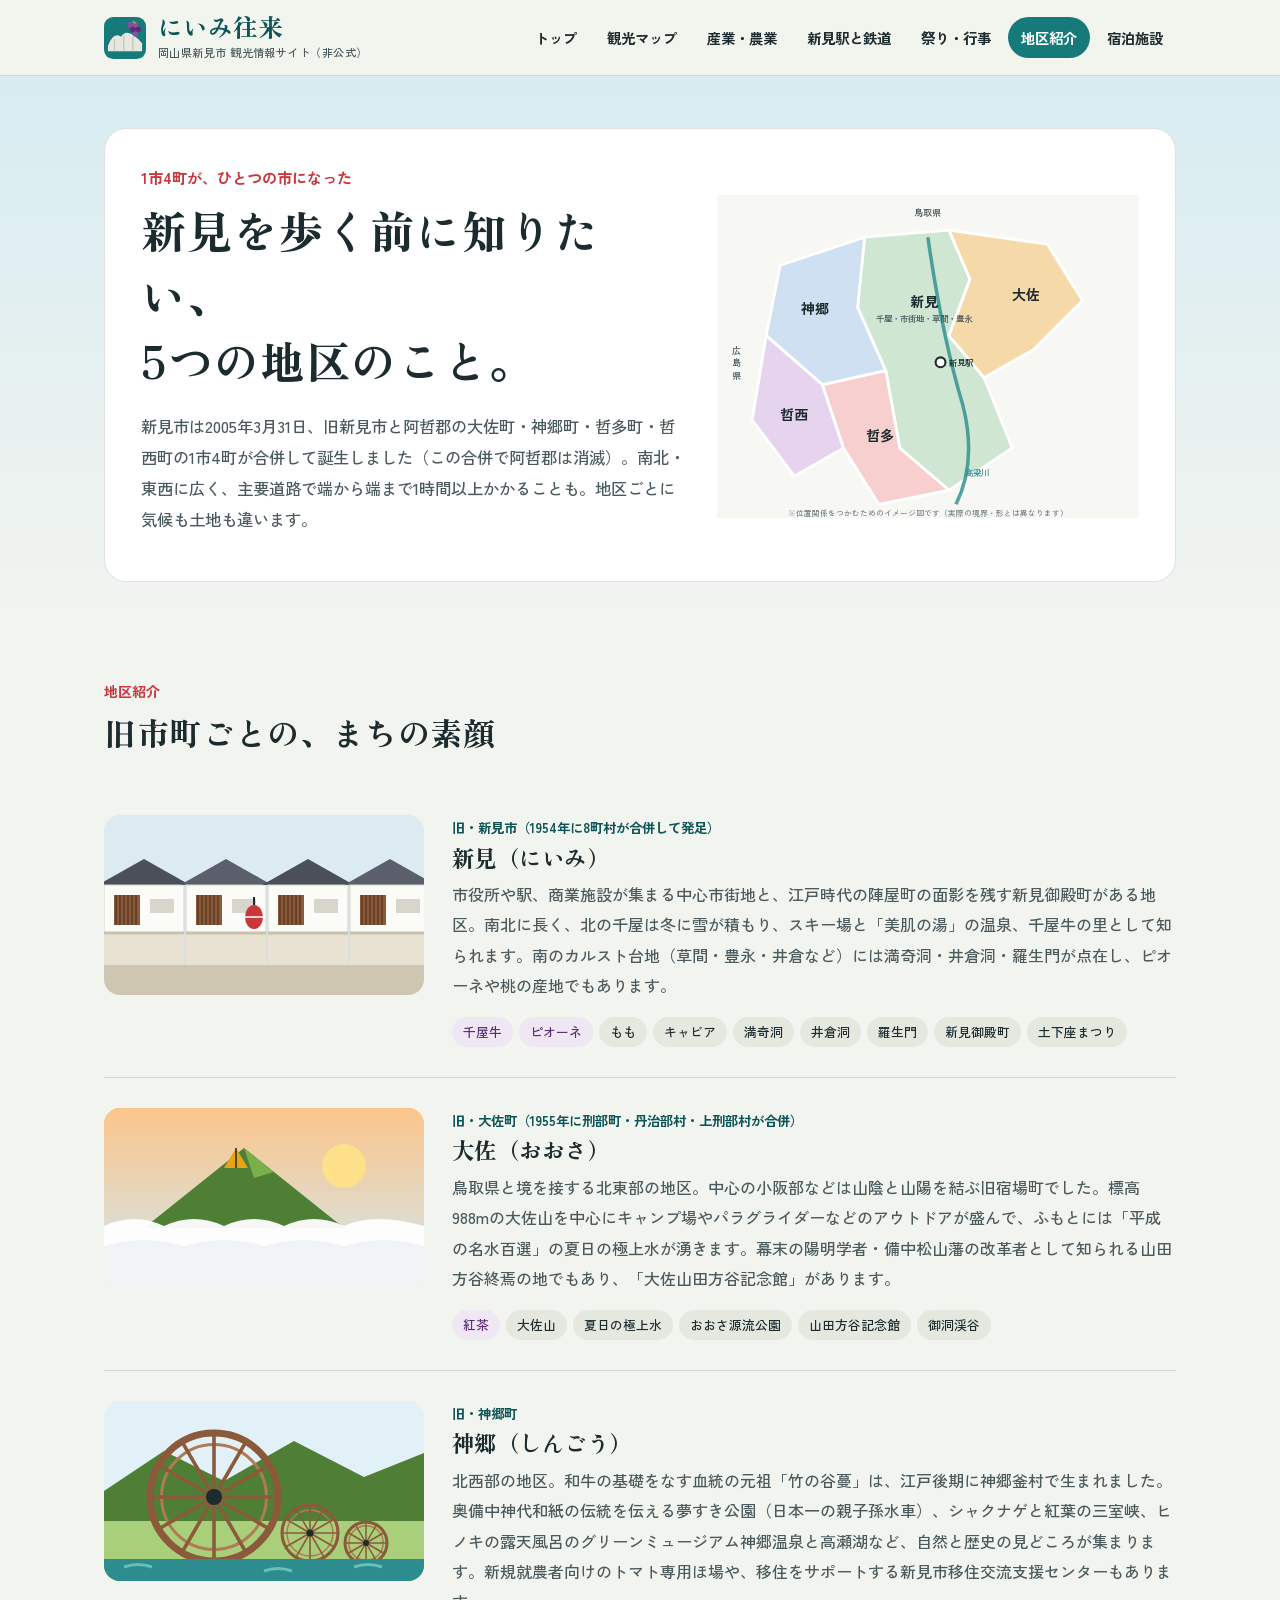
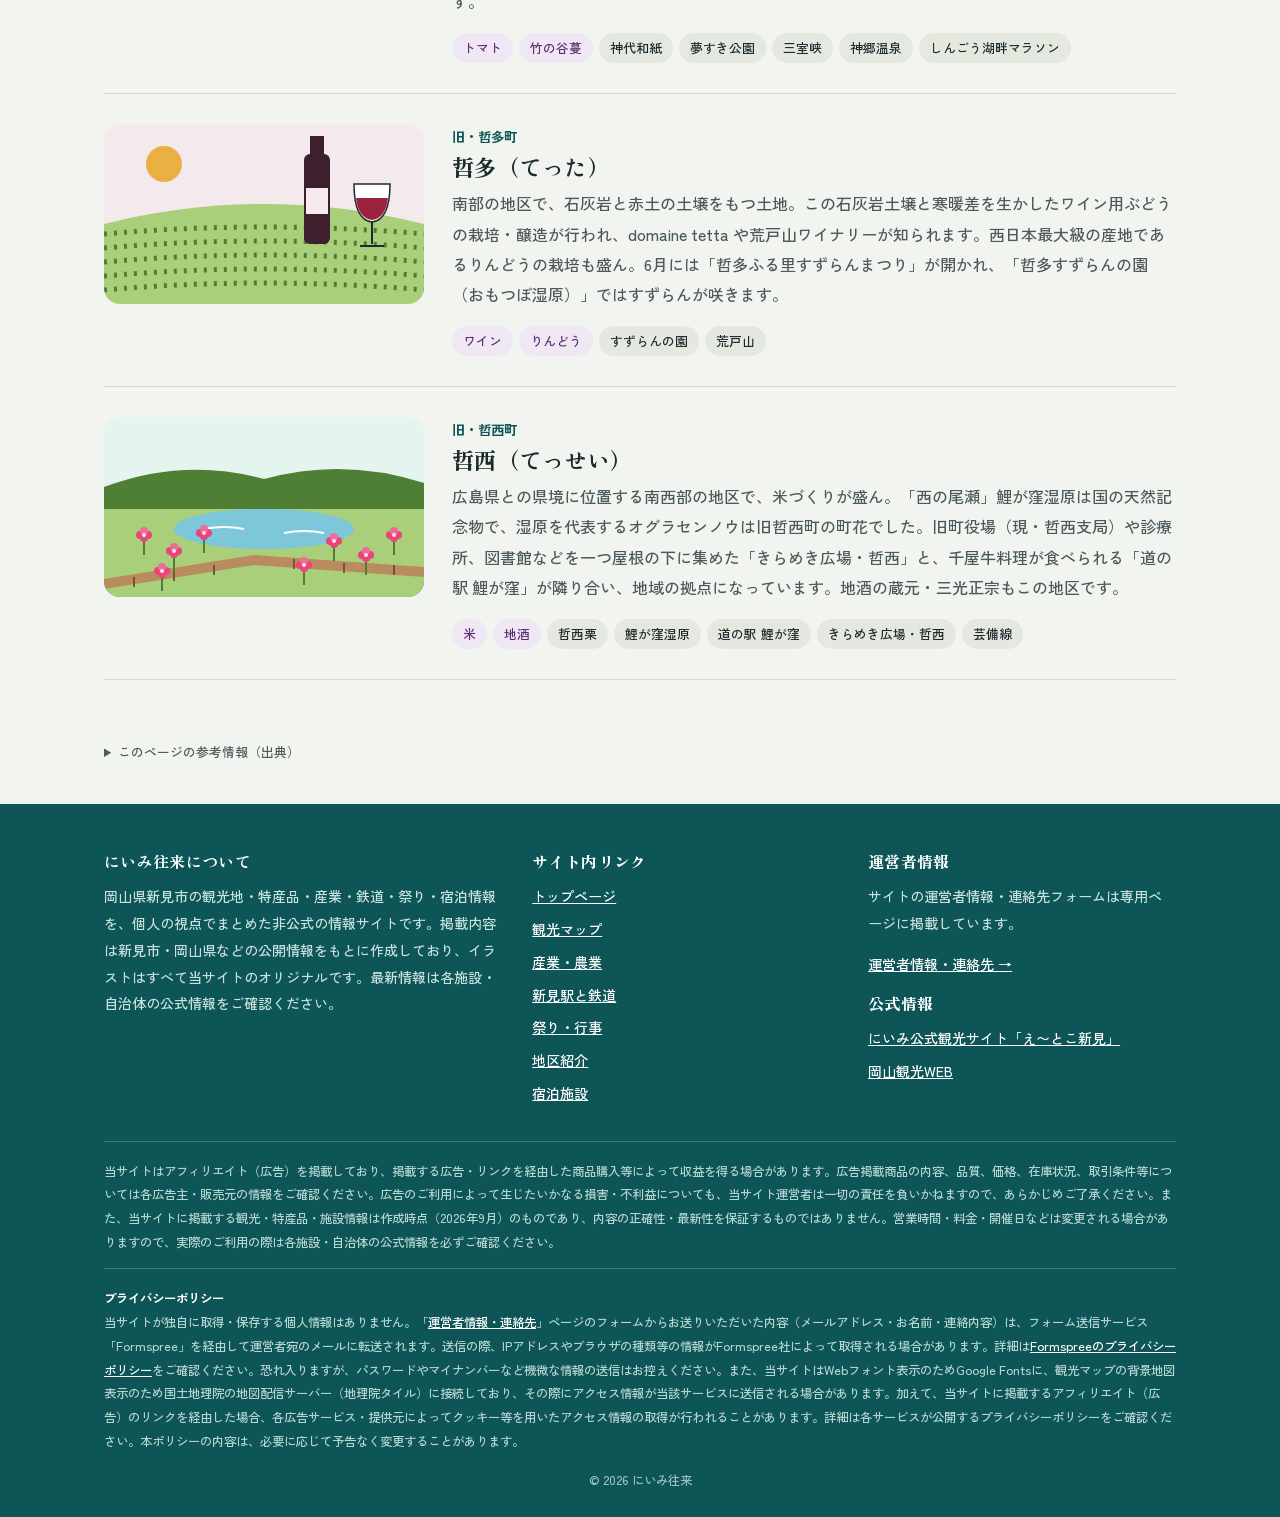
<file: areas.html>
<!DOCTYPE html>
<html lang="ja">
<head>
<meta charset="UTF-8">
<meta name="viewport" content="width=device-width, initial-scale=1.0">
<meta name="robots" content="index, follow">
<!-- 公開URLが決まったら href を書き換えてください -->
<link rel="canonical" href="https://leben-k.github.io/niimi/areas.html">
<title>地区紹介｜にいみ往来 岡山県新見市</title>
<meta name="description" content="新見市は2005年に旧新見市・大佐町・神郷町・哲多町・哲西町の1市4町が合併して誕生。5つの地区それぞれの歴史と特色、見どころ、特産を紹介します。">
<link rel="icon" type="image/svg+xml" href="favicon.svg">
<link rel="stylesheet" href="style.css">
</head>
<body>

<header class="site-header">
  <div class="wrap">
    <a class="brand" href="index.html"><svg class="brand-icon" aria-hidden="true" xmlns="http://www.w3.org/2000/svg" viewBox="0 0 64 64"><rect width="64" height="64" rx="14" fill="#16797A"/><path d="M6 44 Q14 22 26 30 Q36 14 58 40 V52 H6Z" fill="#E6E8E0"/><path d="M16 34 V52 M30 28 V52 M44 30 V52" stroke="#C4C8BB" stroke-width="2"/><circle cx="40" cy="12" r="4.2" fill="#8A4FA3"/><circle cx="48" cy="12" r="4.2" fill="#8A4FA3"/><circle cx="44" cy="19" r="4.2" fill="#5E2B74"/><circle cx="52" cy="19" r="4.2" fill="#5E2B74"/><circle cx="48" cy="26" r="4.2" fill="#8A4FA3"/><path d="M44 6 L48 10" stroke="#E8A317" stroke-width="2"/></svg><span><span class="brand-name">にいみ往来</span><span class="brand-sub">岡山県新見市 観光情報サイト（非公式）</span></span></a>
    <nav class="main-nav" aria-label="サイト内メニュー"><a href="index.html">トップ</a><a href="chizu.html">観光マップ</a><a href="sangyo.html">産業・農業</a><a href="eki.html">新見駅と鉄道</a><a href="matsuri.html">祭り・行事</a><a href="areas.html" class="active">地区紹介</a><a href="shukuhaku.html">宿泊施設</a></nav>
  </div>
</header>
<main>

<section class="hero-sub">
  <div class="wrap">
    <div class="hero-copy">
      <div><span class="lead-place">1市4町が、ひとつの市になった</span><h1>新見を歩く前に知りたい、<br>5つの地区のこと。</h1><p>新見市は2005年3月31日、旧新見市と阿哲郡の大佐町・神郷町・哲多町・哲西町の1市4町が合併して誕生しました（この合併で阿哲郡は消滅）。南北・東西に広く、主要道路で端から端まで1時間以上かかることも。地区ごとに気候も土地も違います。</p></div>
      <svg class="areamap" viewBox="0 0 600 460" role="img" aria-label="新見市5地区の位置関係イメージ図" xmlns="http://www.w3.org/2000/svg" font-family="Zen Kaku Gothic New, sans-serif"><rect width="600" height="460" fill="#F7F8F4"/><text x="300" y="30" text-anchor="middle" font-size="13" fill="#46555A">鳥取県</text><g font-size="13" fill="#46555A"><text x="22" y="226">広</text><text x="22" y="244">島</text><text x="22" y="262">県</text></g><path d="M210 60 L330 50 L360 120 L330 200 L380 260 L420 360 L330 420 L260 360 L240 250 L200 160Z" fill="#CFE6D2" stroke="#fff" stroke-width="4"/><path d="M330 50 L470 70 L520 150 L450 220 L380 260 L330 200 L360 120Z" fill="#F6D9A8" stroke="#fff" stroke-width="4"/><path d="M210 60 L200 160 L240 250 L150 270 L70 200 L90 100Z" fill="#CFE0F2" stroke="#fff" stroke-width="4"/><path d="M70 200 L150 270 L180 360 L110 400 L50 320Z" fill="#E6D3EE" stroke="#fff" stroke-width="4"/><path d="M150 270 L240 250 L260 360 L330 420 L230 440 L180 360Z" fill="#F7CFCF" stroke="#fff" stroke-width="4"/><path d="M300 60 Q320 200 350 300 Q370 380 340 440" stroke="#2C8C8E" stroke-width="5" fill="none" opacity=".8"/><g font-size="20" font-weight="700" fill="#1C2B2E" text-anchor="middle"><text x="295" y="160">新見</text><text x="440" y="150">大佐</text><text x="140" y="170">神郷</text><text x="110" y="320">哲西</text><text x="232" y="350">哲多</text></g><g font-size="12" fill="#46555A" text-anchor="middle"><text x="295" y="180">千屋・市街地・草間・豊永</text><text x="370" y="400" fill="#2C8C8E">高梁川</text></g><circle cx="318" cy="238" r="7" fill="#fff" stroke="#1C2B2E" stroke-width="3"/><text x="330" y="244" font-size="12" fill="#1C2B2E">新見駅</text><text x="300" y="456" text-anchor="middle" font-size="11" fill="#7A8588">※位置関係をつかむためのイメージ図です（実際の境界・形とは異なります）</text></svg>
    </div>
  </div>
</section>
<section class="section">
  <div class="wrap">
    <div class="section-head"><span class="tag">地区紹介</span><h2>旧市町ごとの、まちの素顔</h2></div>
    <div class="area-block"><svg class="art" viewBox="0 0 320 180" role="img" aria-label="新見御殿町の白壁と格子の町並みのイラスト" xmlns="http://www.w3.org/2000/svg" preserveAspectRatio="xMidYMid slice"><rect width="320" height="180" fill="#DCEBF2"/><path d="M-6 70 L40 44 L86 70Z" fill="#4A4F5A"/><rect x="0" y="70" width="80" height="80" fill="#FBFBF7" stroke="#D7D5CC"/><rect x="0" y="118" width="80" height="32" fill="#E8E2D2"/><rect x="10" y="80" width="26" height="30" fill="#8A5A3B"/><path d="M12 80 V110" stroke="#5C3A24" stroke-width="1.5"/><path d="M16 80 V110" stroke="#5C3A24" stroke-width="1.5"/><path d="M20 80 V110" stroke="#5C3A24" stroke-width="1.5"/><path d="M24 80 V110" stroke="#5C3A24" stroke-width="1.5"/><path d="M28 80 V110" stroke="#5C3A24" stroke-width="1.5"/><path d="M32 80 V110" stroke="#5C3A24" stroke-width="1.5"/><rect x="46" y="84" width="24" height="14" fill="#D7D5CC"/><path d="M0 118 H80" stroke="#C9C1AD" stroke-width="3"/><path d="M76 70 L122 44 L168 70Z" fill="#5B5F6B"/><rect x="82" y="70" width="80" height="80" fill="#FBFBF7" stroke="#D7D5CC"/><rect x="82" y="118" width="80" height="32" fill="#E8E2D2"/><rect x="92" y="80" width="26" height="30" fill="#8A5A3B"/><path d="M94 80 V110" stroke="#5C3A24" stroke-width="1.5"/><path d="M98 80 V110" stroke="#5C3A24" stroke-width="1.5"/><path d="M102 80 V110" stroke="#5C3A24" stroke-width="1.5"/><path d="M106 80 V110" stroke="#5C3A24" stroke-width="1.5"/><path d="M110 80 V110" stroke="#5C3A24" stroke-width="1.5"/><path d="M114 80 V110" stroke="#5C3A24" stroke-width="1.5"/><rect x="128" y="84" width="24" height="14" fill="#D7D5CC"/><path d="M82 118 H162" stroke="#C9C1AD" stroke-width="3"/><path d="M158 70 L204 44 L250 70Z" fill="#4A4F5A"/><rect x="164" y="70" width="80" height="80" fill="#FBFBF7" stroke="#D7D5CC"/><rect x="164" y="118" width="80" height="32" fill="#E8E2D2"/><rect x="174" y="80" width="26" height="30" fill="#8A5A3B"/><path d="M176 80 V110" stroke="#5C3A24" stroke-width="1.5"/><path d="M180 80 V110" stroke="#5C3A24" stroke-width="1.5"/><path d="M184 80 V110" stroke="#5C3A24" stroke-width="1.5"/><path d="M188 80 V110" stroke="#5C3A24" stroke-width="1.5"/><path d="M192 80 V110" stroke="#5C3A24" stroke-width="1.5"/><path d="M196 80 V110" stroke="#5C3A24" stroke-width="1.5"/><rect x="210" y="84" width="24" height="14" fill="#D7D5CC"/><path d="M164 118 H244" stroke="#C9C1AD" stroke-width="3"/><path d="M240 70 L286 44 L332 70Z" fill="#5B5F6B"/><rect x="246" y="70" width="80" height="80" fill="#FBFBF7" stroke="#D7D5CC"/><rect x="246" y="118" width="80" height="32" fill="#E8E2D2"/><rect x="256" y="80" width="26" height="30" fill="#8A5A3B"/><path d="M258 80 V110" stroke="#5C3A24" stroke-width="1.5"/><path d="M262 80 V110" stroke="#5C3A24" stroke-width="1.5"/><path d="M266 80 V110" stroke="#5C3A24" stroke-width="1.5"/><path d="M270 80 V110" stroke="#5C3A24" stroke-width="1.5"/><path d="M274 80 V110" stroke="#5C3A24" stroke-width="1.5"/><path d="M278 80 V110" stroke="#5C3A24" stroke-width="1.5"/><rect x="292" y="84" width="24" height="14" fill="#D7D5CC"/><path d="M246 118 H326" stroke="#C9C1AD" stroke-width="3"/><rect y="150" width="320" height="30" fill="#CFC6B2"/><g transform="translate(150 96)"><path d="M0 -14 V-6" stroke="#1C2B2E" stroke-width="2"/><ellipse cx="0" cy="6" rx="9" ry="12" fill="#C8373B"/><path d="M-9 6 H9" stroke="#fff" stroke-width="1.5"/></g></svg><div><span class="old-name">旧・新見市（1954年に8町村が合併して発足）</span><h3>新見（にいみ）</h3><p>市役所や駅、商業施設が集まる中心市街地と、江戸時代の陣屋町の面影を残す新見御殿町がある地区。南北に長く、北の千屋は冬に雪が積もり、スキー場と「美肌の湯」の温泉、千屋牛の里として知られます。南のカルスト台地（草間・豊永・井倉など）には満奇洞・井倉洞・羅生門が点在し、ピオーネや桃の産地でもあります。</p><div class="chips"><span class="hot">千屋牛</span><span class="hot">ピオーネ</span><span class="">もも</span><span class="">キャビア</span><span class="">満奇洞</span><span class="">井倉洞</span><span class="">羅生門</span><span class="">新見御殿町</span><span class="">土下座まつり</span></div></div></div>
    <div class="area-block"><svg class="art" viewBox="0 0 320 180" role="img" aria-label="大佐山の雲海と朝日のイラスト" xmlns="http://www.w3.org/2000/svg" preserveAspectRatio="xMidYMid slice"><rect width="320" height="180" fill="#FCC58A"/><defs><linearGradient id="og" x1="0" y1="0" x2="0" y2="1"><stop offset="0" stop-color="#FCC58A"/><stop offset="1" stop-color="#CFE8F2"/></linearGradient></defs><rect width="320" height="180" fill="url(#og)"/><circle cx="240" cy="58" r="22" fill="#FFE08A"/><path d="M40 120 L140 40 L240 120Z" fill="#4E7F34"/><path d="M140 40 L170 64 L150 70 Z" fill="#7BAF4A"/><path d="M0 118 q30 -14 60 0 q30 -14 60 0 q30 -14 60 0 q30 -14 60 0 q30 -14 80 0 V180 H0Z" fill="#fff" opacity=".95"/><path d="M0 138 q40 -12 80 0 q40 -12 80 0 q40 -12 80 0 q40 -12 80 0 V180 H0Z" fill="#F0F4F8"/><path d="M120 60 L132 40 L144 60Z" fill="#E8A317"/><path d="M132 40 V60" stroke="#1C2B2E" stroke-width="1.5"/></svg><div><span class="old-name">旧・大佐町（1955年に刑部町・丹治部村・上刑部村が合併）</span><h3>大佐（おおさ）</h3><p>鳥取県と境を接する北東部の地区。中心の小阪部などは山陰と山陽を結ぶ旧宿場町でした。標高988mの大佐山を中心にキャンプ場やパラグライダーなどのアウトドアが盛んで、ふもとには「平成の名水百選」の夏日の極上水が湧きます。幕末の陽明学者・備中松山藩の改革者として知られる山田方谷終焉の地でもあり、「大佐山田方谷記念館」があります。</p><div class="chips"><span class="hot">紅茶</span><span class="">大佐山</span><span class="">夏日の極上水</span><span class="">おおさ源流公園</span><span class="">山田方谷記念館</span><span class="">御洞渓谷</span></div></div></div>
    <div class="area-block"><svg class="art" viewBox="0 0 320 180" role="img" aria-label="夢すき公園の親子孫水車のイラスト" xmlns="http://www.w3.org/2000/svg" preserveAspectRatio="xMidYMid slice"><rect width="320" height="180" fill="#E2F0F7"/><path d="M0 90 L60 50 L120 80 L190 40 L260 76 L320 52 V180 H0Z" fill="#4E7F34"/><rect y="120" width="320" height="60" fill="#A9CF7A"/><circle cx="110" cy="96" r="64" fill="none" stroke="#8A5A3B" stroke-width="7.1"/><circle cx="110" cy="96" r="52.5" fill="none" stroke="#B07B52" stroke-width="2.9"/><path d="M110 96 L174.0 96.0" stroke="#8A5A3B" stroke-width="3.6"/><path d="M110 96 L165.4 128.0" stroke="#8A5A3B" stroke-width="3.6"/><path d="M110 96 L142.0 151.4" stroke="#8A5A3B" stroke-width="3.6"/><path d="M110 96 L110.0 160.0" stroke="#8A5A3B" stroke-width="3.6"/><path d="M110 96 L78.0 151.4" stroke="#8A5A3B" stroke-width="3.6"/><path d="M110 96 L54.6 128.0" stroke="#8A5A3B" stroke-width="3.6"/><path d="M110 96 L46.0 96.0" stroke="#8A5A3B" stroke-width="3.6"/><path d="M110 96 L54.6 64.0" stroke="#8A5A3B" stroke-width="3.6"/><path d="M110 96 L78.0 40.6" stroke="#8A5A3B" stroke-width="3.6"/><path d="M110 96 L110.0 32.0" stroke="#8A5A3B" stroke-width="3.6"/><path d="M110 96 L142.0 40.6" stroke="#8A5A3B" stroke-width="3.6"/><path d="M110 96 L165.4 64.0" stroke="#8A5A3B" stroke-width="3.6"/><circle cx="110" cy="96" r="8.0" fill="#1C2B2E"/><circle cx="206" cy="132" r="28" fill="none" stroke="#8A5A3B" stroke-width="3.1"/><circle cx="206" cy="132" r="23.0" fill="none" stroke="#B07B52" stroke-width="1.5"/><path d="M206 132 L234.0 132.0" stroke="#8A5A3B" stroke-width="1.6"/><path d="M206 132 L230.2 146.0" stroke="#8A5A3B" stroke-width="1.6"/><path d="M206 132 L220.0 156.2" stroke="#8A5A3B" stroke-width="1.6"/><path d="M206 132 L206.0 160.0" stroke="#8A5A3B" stroke-width="1.6"/><path d="M206 132 L192.0 156.2" stroke="#8A5A3B" stroke-width="1.6"/><path d="M206 132 L181.8 146.0" stroke="#8A5A3B" stroke-width="1.6"/><path d="M206 132 L178.0 132.0" stroke="#8A5A3B" stroke-width="1.6"/><path d="M206 132 L181.8 118.0" stroke="#8A5A3B" stroke-width="1.6"/><path d="M206 132 L192.0 107.8" stroke="#8A5A3B" stroke-width="1.6"/><path d="M206 132 L206.0 104.0" stroke="#8A5A3B" stroke-width="1.6"/><path d="M206 132 L220.0 107.8" stroke="#8A5A3B" stroke-width="1.6"/><path d="M206 132 L230.2 118.0" stroke="#8A5A3B" stroke-width="1.6"/><circle cx="206" cy="132" r="3.5" fill="#1C2B2E"/><circle cx="262" cy="142" r="21" fill="none" stroke="#8A5A3B" stroke-width="3.0"/><circle cx="262" cy="142" r="17.2" fill="none" stroke="#B07B52" stroke-width="1.5"/><path d="M262 142 L283.0 142.0" stroke="#8A5A3B" stroke-width="1.5"/><path d="M262 142 L280.2 152.5" stroke="#8A5A3B" stroke-width="1.5"/><path d="M262 142 L272.5 160.2" stroke="#8A5A3B" stroke-width="1.5"/><path d="M262 142 L262.0 163.0" stroke="#8A5A3B" stroke-width="1.5"/><path d="M262 142 L251.5 160.2" stroke="#8A5A3B" stroke-width="1.5"/><path d="M262 142 L243.8 152.5" stroke="#8A5A3B" stroke-width="1.5"/><path d="M262 142 L241.0 142.0" stroke="#8A5A3B" stroke-width="1.5"/><path d="M262 142 L243.8 131.5" stroke="#8A5A3B" stroke-width="1.5"/><path d="M262 142 L251.5 123.8" stroke="#8A5A3B" stroke-width="1.5"/><path d="M262 142 L262.0 121.0" stroke="#8A5A3B" stroke-width="1.5"/><path d="M262 142 L272.5 123.8" stroke="#8A5A3B" stroke-width="1.5"/><path d="M262 142 L280.2 131.5" stroke="#8A5A3B" stroke-width="1.5"/><circle cx="262" cy="142" r="3.0" fill="#1C2B2E"/><rect y="158" width="320" height="22" fill="#2C8C8E"/><path d="M20 166 q14 -5 28 0 M160 170 q14 -5 28 0 M250 166 q14 -5 28 0" stroke="#6BBFBB" stroke-width="3" fill="none"/></svg><div><span class="old-name">旧・神郷町</span><h3>神郷（しんごう）</h3><p>北西部の地区。和牛の基礎をなす血統の元祖「竹の谷蔓」は、江戸後期に神郷釜村で生まれました。奥備中神代和紙の伝統を伝える夢すき公園（日本一の親子孫水車）、シャクナゲと紅葉の三室峡、ヒノキの露天風呂のグリーンミュージアム神郷温泉と高瀬湖など、自然と歴史の見どころが集まります。新規就農者向けのトマト専用ほ場や、移住をサポートする新見市移住交流支援センターもあります。</p><div class="chips"><span class="hot">トマト</span><span class="hot">竹の谷蔓</span><span class="">神代和紙</span><span class="">夢すき公園</span><span class="">三室峡</span><span class="">神郷温泉</span><span class="">しんごう湖畔マラソン</span></div></div></div>
    <div class="area-block"><svg class="art" viewBox="0 0 320 180" role="img" aria-label="石灰岩土壌のぶどう畑とワインのイラスト" xmlns="http://www.w3.org/2000/svg" preserveAspectRatio="xMidYMid slice"><rect width="320" height="180" fill="#F4E9EC"/><path d="M0 100 Q160 60 320 100 V180 H0Z" fill="#A9CF7A"/><path d="M0 110 Q160 96 320 110" stroke="#4E7F34" stroke-width="5" stroke-dasharray="3 7" fill="none"/><path d="M0 124 Q160 110 320 124" stroke="#4E7F34" stroke-width="5" stroke-dasharray="3 7" fill="none"/><path d="M0 138 Q160 124 320 138" stroke="#4E7F34" stroke-width="5" stroke-dasharray="3 7" fill="none"/><path d="M0 152 Q160 138 320 152" stroke="#4E7F34" stroke-width="5" stroke-dasharray="3 7" fill="none"/><path d="M0 166 Q160 152 320 166" stroke="#4E7F34" stroke-width="5" stroke-dasharray="3 7" fill="none"/><rect x="200" y="30" width="26" height="90" rx="6" fill="#3E1F2E"/><rect x="206" y="12" width="14" height="24" fill="#3E1F2E"/><rect x="202" y="64" width="22" height="26" fill="#F5E9EC"/><path d="M250 60 H286 Q286 96 268 98 Q250 96 250 60Z" fill="#fff" stroke="#1C2B2E" stroke-width="1.5"/><path d="M252 74 H284 Q282 94 268 96 Q254 94 252 74Z" fill="#9C2340"/><path d="M268 98 V120 M256 122 H280" stroke="#1C2B2E" stroke-width="2"/><circle cx="60" cy="40" r="18" fill="#E8A317" opacity=".8"/></svg><div><span class="old-name">旧・哲多町</span><h3>哲多（てった）</h3><p>南部の地区で、石灰岩と赤土の土壌をもつ土地。この石灰岩土壌と寒暖差を生かしたワイン用ぶどうの栽培・醸造が行われ、domaine tetta や荒戸山ワイナリーが知られます。西日本最大級の産地であるりんどうの栽培も盛ん。6月には「哲多ふる里すずらんまつり」が開かれ、「哲多すずらんの園（おもつぼ湿原）」ではすずらんが咲きます。</p><div class="chips"><span class="hot">ワイン</span><span class="hot">りんどう</span><span class="">すずらんの園</span><span class="">荒戸山</span></div></div></div>
    <div class="area-block"><svg class="art" viewBox="0 0 320 180" role="img" aria-label="鯉が窪湿原の木道とオグラセンノウのイラスト" xmlns="http://www.w3.org/2000/svg" preserveAspectRatio="xMidYMid slice"><rect width="320" height="180" fill="#E4F4EE"/><path d="M0 70 Q80 40 160 62 Q240 40 320 66 V180 H0Z" fill="#4E7F34"/><path d="M0 92 H320 V180 H0Z" fill="#A9CF7A"/><ellipse cx="160" cy="112" rx="90" ry="20" fill="#7CC7D9"/><path d="M100 112 q20 -4 40 0 M180 116 q20 -4 40 0" stroke="#fff" stroke-width="2" fill="none"/><path d="M0 162 L150 138 L320 150 L320 160 L150 148 L0 172Z" fill="#B98C5F"/><path d="M30 160 V170 M70 154 V164 M110 148 V158 M190 142 V152 M240 146 V156 M290 148 V158" stroke="#7A5436" stroke-width="2"/><g transform="translate(40 120)"><path d="M0 0 V18" stroke="#4E7F34" stroke-width="2"/><circle cx="-4" cy="-2" r="4" fill="#E8457A"/><circle cx="4" cy="-2" r="4" fill="#E8457A"/><circle cx="0" cy="-6" r="4" fill="#F06C98"/><circle cx="0" cy="1" r="4" fill="#E8457A"/><circle cx="0" cy="-2" r="2" fill="#FFE3EC"/></g><g transform="translate(70 136)"><path d="M0 0 V18" stroke="#4E7F34" stroke-width="2"/><circle cx="-4" cy="-2" r="4" fill="#E8457A"/><circle cx="4" cy="-2" r="4" fill="#E8457A"/><circle cx="0" cy="-6" r="4" fill="#F06C98"/><circle cx="0" cy="1" r="4" fill="#E8457A"/><circle cx="0" cy="-2" r="2" fill="#FFE3EC"/></g><g transform="translate(100 118)"><path d="M0 0 V18" stroke="#4E7F34" stroke-width="2"/><circle cx="-4" cy="-2" r="4" fill="#E8457A"/><circle cx="4" cy="-2" r="4" fill="#E8457A"/><circle cx="0" cy="-6" r="4" fill="#F06C98"/><circle cx="0" cy="1" r="4" fill="#E8457A"/><circle cx="0" cy="-2" r="2" fill="#FFE3EC"/></g><g transform="translate(230 126)"><path d="M0 0 V18" stroke="#4E7F34" stroke-width="2"/><circle cx="-4" cy="-2" r="4" fill="#E8457A"/><circle cx="4" cy="-2" r="4" fill="#E8457A"/><circle cx="0" cy="-6" r="4" fill="#F06C98"/><circle cx="0" cy="1" r="4" fill="#E8457A"/><circle cx="0" cy="-2" r="2" fill="#FFE3EC"/></g><g transform="translate(262 140)"><path d="M0 0 V18" stroke="#4E7F34" stroke-width="2"/><circle cx="-4" cy="-2" r="4" fill="#E8457A"/><circle cx="4" cy="-2" r="4" fill="#E8457A"/><circle cx="0" cy="-6" r="4" fill="#F06C98"/><circle cx="0" cy="1" r="4" fill="#E8457A"/><circle cx="0" cy="-2" r="2" fill="#FFE3EC"/></g><g transform="translate(290 120)"><path d="M0 0 V18" stroke="#4E7F34" stroke-width="2"/><circle cx="-4" cy="-2" r="4" fill="#E8457A"/><circle cx="4" cy="-2" r="4" fill="#E8457A"/><circle cx="0" cy="-6" r="4" fill="#F06C98"/><circle cx="0" cy="1" r="4" fill="#E8457A"/><circle cx="0" cy="-2" r="2" fill="#FFE3EC"/></g><g transform="translate(200 150)"><path d="M0 0 V18" stroke="#4E7F34" stroke-width="2"/><circle cx="-4" cy="-2" r="4" fill="#E8457A"/><circle cx="4" cy="-2" r="4" fill="#E8457A"/><circle cx="0" cy="-6" r="4" fill="#F06C98"/><circle cx="0" cy="1" r="4" fill="#E8457A"/><circle cx="0" cy="-2" r="2" fill="#FFE3EC"/></g><g transform="translate(58 156)"><path d="M0 0 V18" stroke="#4E7F34" stroke-width="2"/><circle cx="-4" cy="-2" r="4" fill="#E8457A"/><circle cx="4" cy="-2" r="4" fill="#E8457A"/><circle cx="0" cy="-6" r="4" fill="#F06C98"/><circle cx="0" cy="1" r="4" fill="#E8457A"/><circle cx="0" cy="-2" r="2" fill="#FFE3EC"/></g></svg><div><span class="old-name">旧・哲西町</span><h3>哲西（てっせい）</h3><p>広島県との県境に位置する南西部の地区で、米づくりが盛ん。「西の尾瀬」鯉が窪湿原は国の天然記念物で、湿原を代表するオグラセンノウは旧哲西町の町花でした。旧町役場（現・哲西支局）や診療所、図書館などを一つ屋根の下に集めた「きらめき広場・哲西」と、千屋牛料理が食べられる「道の駅 鯉が窪」が隣り合い、地域の拠点になっています。地酒の蔵元・三光正宗もこの地区です。</p><div class="chips"><span class="hot">米</span><span class="hot">地酒</span><span class="">哲西栗</span><span class="">鯉が窪湿原</span><span class="">道の駅 鯉が窪</span><span class="">きらめき広場・哲西</span><span class="">芸備線</span></div></div></div>
    
    <div class="furusato-block" hidden>
      <span class="furusato-label">ふるさと納税で応援する（地区ゆかりの返礼品）</span>
      <div class="furusato-grid">
        <!-- ふるさと納税アフィリエイト広告（シートの枠ID: furusato4） -->
        <div class="furusato-slot" data-ad-slot="furusato4" hidden><span class="ad-label">広告</span><div class="ad-body"></div></div>
      </div>
    </div>
  </div>
</section>
<div class="sources wrap" style="padding-bottom:40px;"><details><summary>このページの参考情報（出典）</summary><ul><li><a href="https://nimmi.jp/main190405/" target="_blank" rel="noopener">にいみってどんなところ？ 5つのエリア（ニミログ）</a></li><li><a href="https://ja.wikipedia.org/wiki/%E6%96%B0%E8%A6%8B%E5%B8%82" target="_blank" rel="noopener">新見市（Wikipedia）</a></li><li><a href="https://ja.wikipedia.org/wiki/%E5%A4%A7%E4%BD%90%E7%94%BA" target="_blank" rel="noopener">大佐町（Wikipedia）</a></li><li><a href="https://kotobank.jp/word/%E5%A4%A7%E4%BD%90%E5%B1%B1-39230" target="_blank" rel="noopener">大佐山（コトバンク）</a></li><li><a href="https://ja.wikipedia.org/wiki/%E7%AB%B9%E3%81%AE%E8%B0%B7%E8%94%93" target="_blank" rel="noopener">竹の谷蔓（Wikipedia）</a></li><li><a href="https://nihonwine.jp/winery_intro/tetta/" target="_blank" rel="noopener">domaine tetta（日本ワイン）</a></li><li><a href="https://4travel.jp/travelogue/10692525" target="_blank" rel="noopener">鯉が窪湿原（フォートラベル旅行記）</a></li></ul></details></div>
</main>
<!-- ===================== アフィリエイト広告（下部・2枠横並び） ===================== -->
<section class="section tint-pione" hidden>
  <div class="wrap">
    <div class="section-head"><span class="tag">PR</span><h2>広告</h2></div>
    <div class="ad-row">
      <!-- アフィリエイト広告6（シートの枠ID: ad6） -->
      <div class="ad-slot" data-ad-slot="ad6" hidden>
        <span class="ad-label">広告</span>
        <div class="ad-body"></div>
      </div>
    </div>
  </div>
</section>

<footer class="site-footer">
  <div class="wrap">
    <div class="footer-grid">
      <div>
        <h4>にいみ往来について</h4>
        <p>岡山県新見市の観光地・特産品・産業・鉄道・祭り・宿泊情報を、個人の視点でまとめた非公式の情報サイトです。掲載内容は新見市・岡山県などの公開情報をもとに作成しており、イラストはすべて当サイトのオリジナルです。最新情報は各施設・自治体の公式情報をご確認ください。</p>
      </div>
      <div>
        <h4>サイト内リンク</h4>
        <ul><li><a href="index.html">トップページ</a></li><li><a href="chizu.html">観光マップ</a></li><li><a href="sangyo.html">産業・農業</a></li><li><a href="eki.html">新見駅と鉄道</a></li><li><a href="matsuri.html">祭り・行事</a></li><li><a href="areas.html">地区紹介</a></li><li><a href="shukuhaku.html">宿泊施設</a></li></ul>
      </div>
      <div>
        <h4>運営者情報</h4>
        <p>サイトの運営者情報・連絡先フォームは専用ページに掲載しています。</p>
        <ul><li><a href="unei.html">運営者情報・連絡先 &rarr;</a></li></ul>
        <h4 style="margin-top:14px;">公式情報</h4>
        <ul>
          <li><a href="https://www.city.niimi.okayama.jp/kanko/" target="_blank" rel="noopener">にいみ公式観光サイト「え〜とこ新見」</a></li>
          <li><a href="https://www.okayama-kanko.jp/" target="_blank" rel="noopener">岡山観光WEB</a></li>
        </ul>
      </div>
    </div>
    <div class="disclaimer">
      当サイトはアフィリエイト（広告）を掲載しており、掲載する広告・リンクを経由した商品購入等によって収益を得る場合があります。広告掲載商品の内容、品質、価格、在庫状況、取引条件等については各広告主・販売元の情報をご確認ください。広告のご利用によって生じたいかなる損害・不利益についても、当サイト運営者は一切の責任を負いかねますので、あらかじめご了承ください。また、当サイトに掲載する観光・特産品・施設情報は作成時点（2026年9月）のものであり、内容の正確性・最新性を保証するものではありません。営業時間・料金・開催日などは変更される場合がありますので、実際のご利用の際は各施設・自治体の公式情報を必ずご確認ください。
    </div>
    <div class="disclaimer" style="margin-top:14px;">
      <strong style="color:#fff;">プライバシーポリシー</strong><br>
      当サイトが独自に取得・保存する個人情報はありません。「<a href="unei.html">運営者情報・連絡先</a>」ページのフォームからお送りいただいた内容（メールアドレス・お名前・連絡内容）は、フォーム送信サービス「Formspree」を経由して運営者宛のメールに転送されます。送信の際、IPアドレスやブラウザの種類等の情報がFormspree社によって取得される場合があります。詳細は<a href="https://formspree.io/legal/privacy-policy/" target="_blank" rel="noopener noreferrer">Formspreeのプライバシーポリシー</a>をご確認ください。恐れ入りますが、パスワードやマイナンバーなど機微な情報の送信はお控えください。また、当サイトはWebフォント表示のためGoogle Fontsに、観光マップの背景地図表示のため国土地理院の地図配信サーバー（地理院タイル）に接続しており、その際にアクセス情報が当該サービスに送信される場合があります。加えて、当サイトに掲載するアフィリエイト（広告）のリンクを経由した場合、各広告サービス・提供元によってクッキー等を用いたアクセス情報の取得が行われることがあります。詳細は各サービスが公開するプライバシーポリシーをご確認ください。本ポリシーの内容は、必要に応じて予告なく変更することがあります。
    </div>
    <div class="copyright"><span id="copyright-text">© 2026 にいみ往来</span></div>
  </div>
</footer>

<script>
(function(){
  var startYear = 2026;
  var currentYear = new Date().getFullYear();
  var yearText = currentYear > startYear ? (startYear + '-' + currentYear) : String(startYear);
  var el = document.getElementById('copyright-text');
  if (el) { el.textContent = '© ' + yearText + ' にいみ往来'; }
})();
</script>
<script src="ads.js" defer></script>
</body>
</html>
</file>
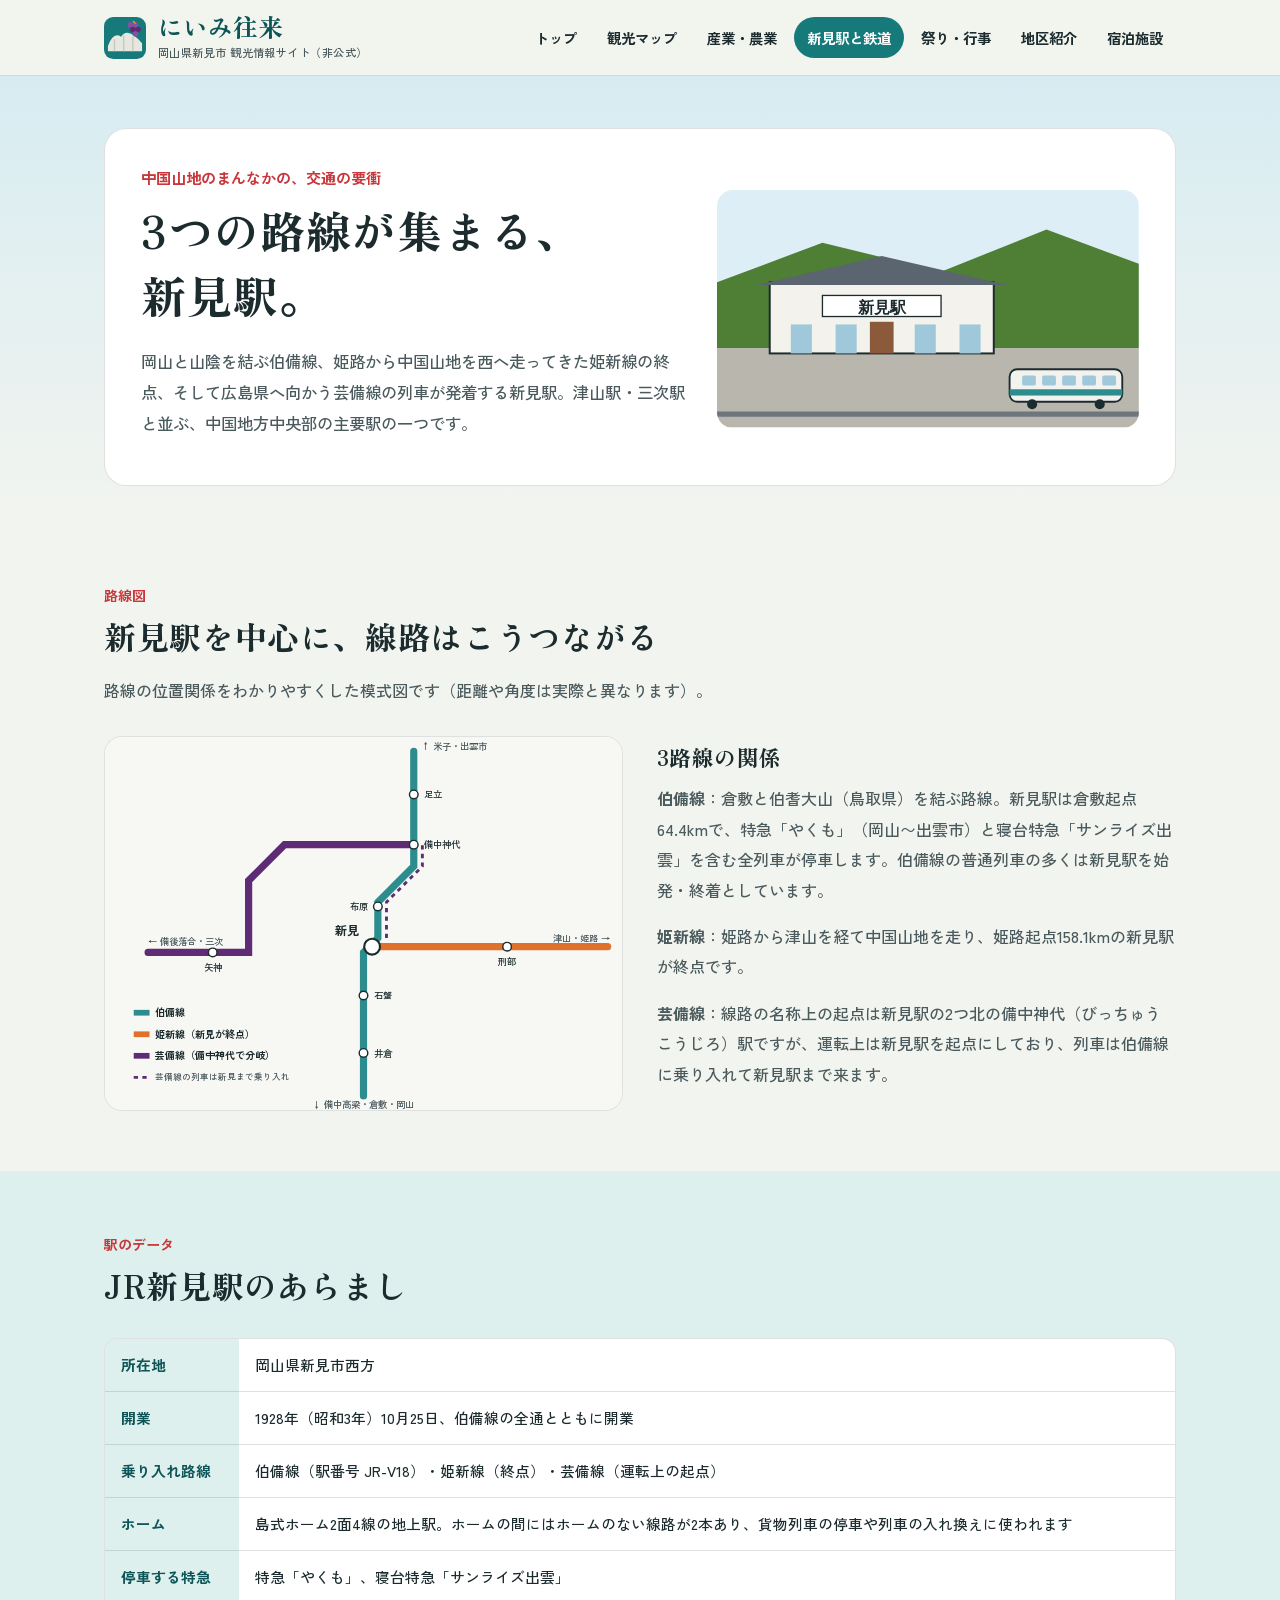
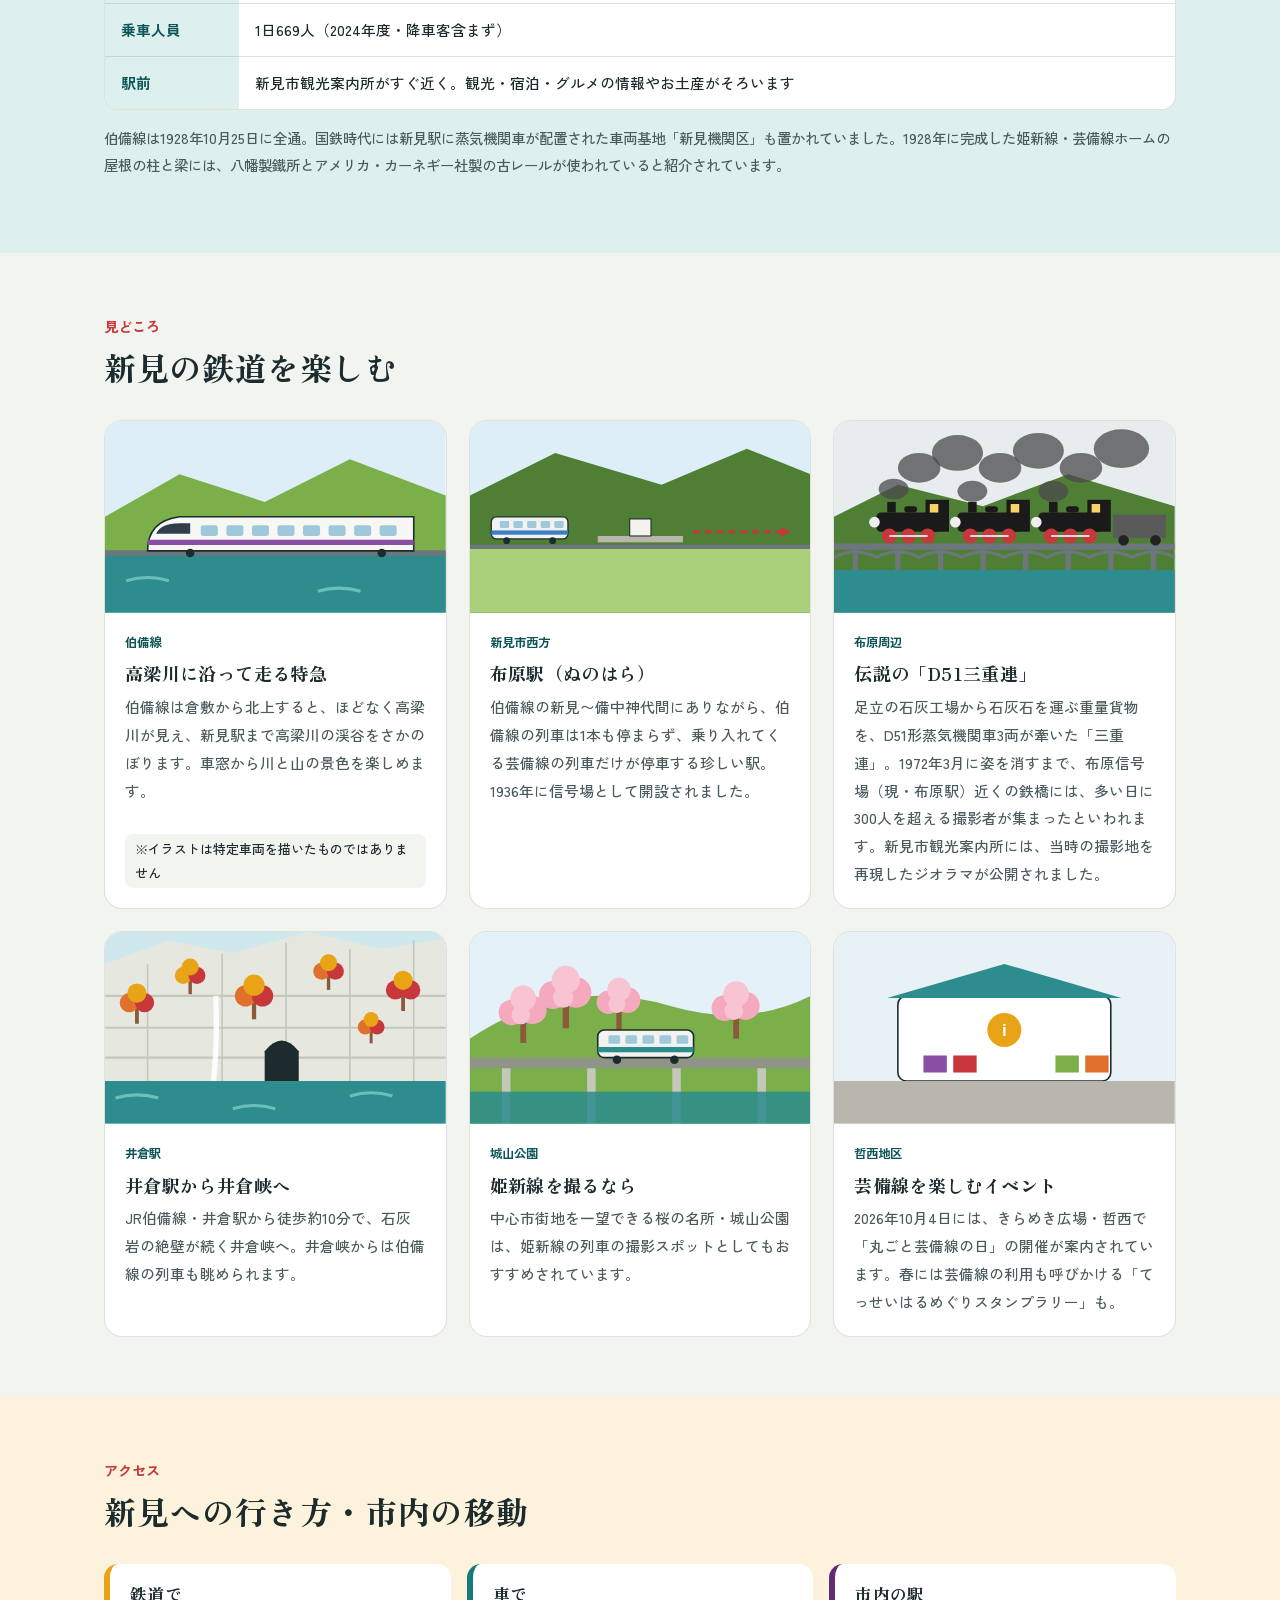
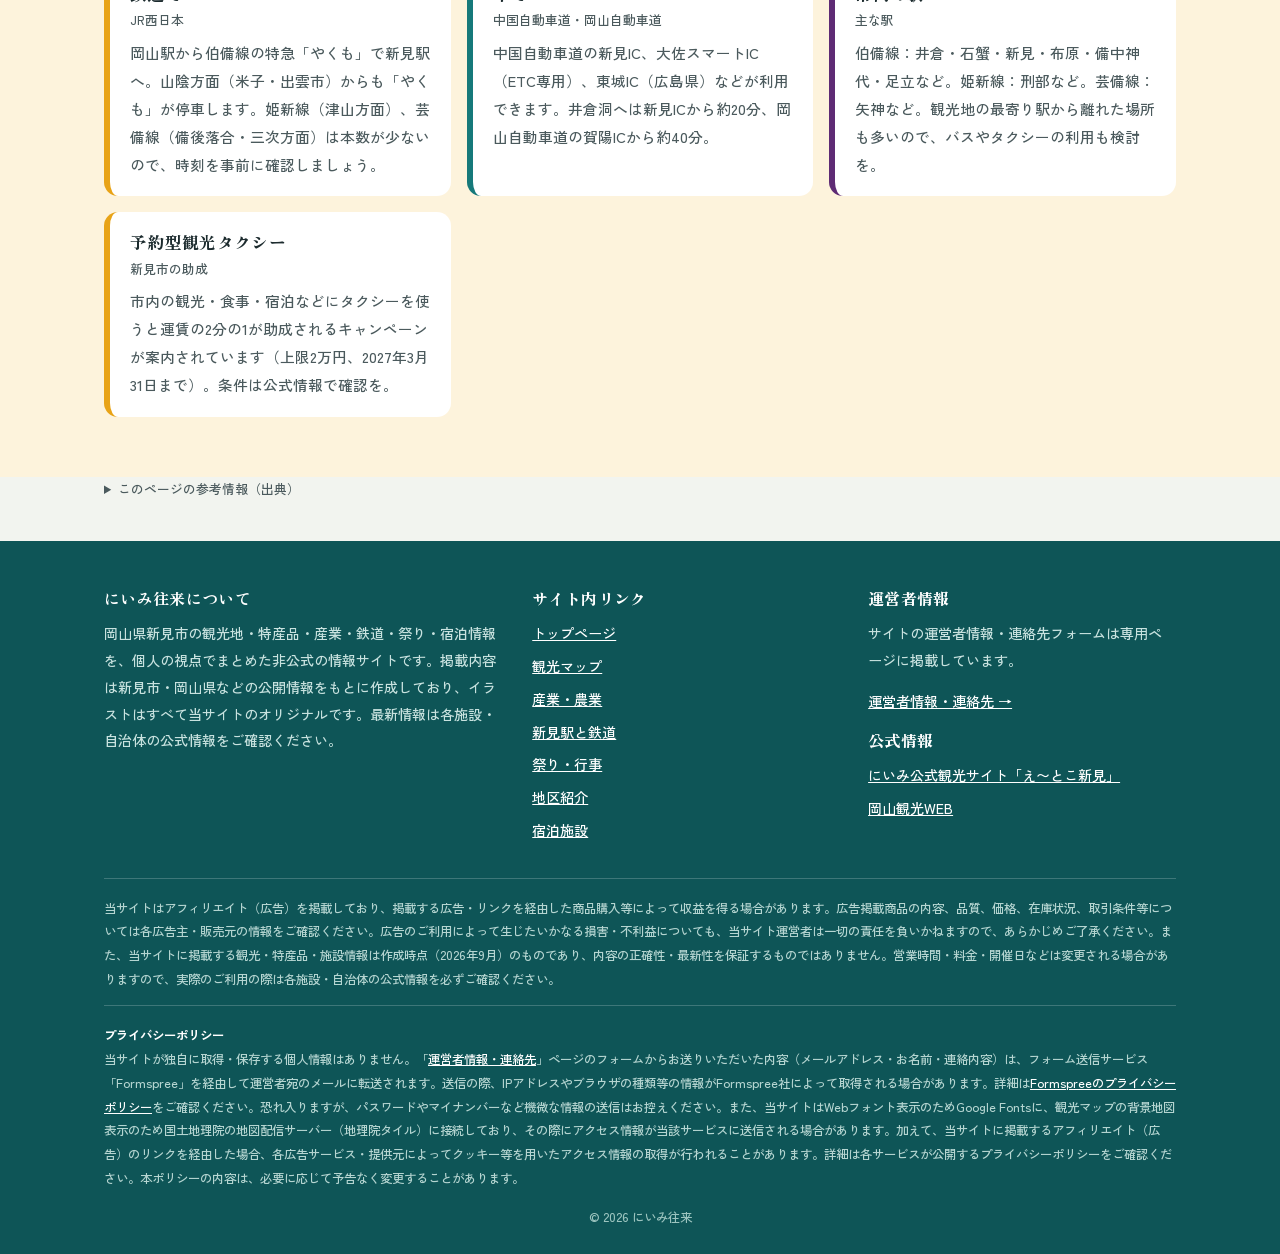
<file: eki.html>
<!DOCTYPE html>
<html lang="ja">
<head>
<meta charset="UTF-8">
<meta name="viewport" content="width=device-width, initial-scale=1.0">
<meta name="robots" content="index, follow">
<!-- 公開URLが決まったら href を書き換えてください -->
<link rel="canonical" href="https://leben-k.github.io/niimi/eki.html">
<title>新見駅と鉄道｜にいみ往来 岡山県新見市</title>
<meta name="description" content="JR新見駅は伯備線・姫新線・芸備線が集まる中国山地の交通の要衝。特急やくもやサンライズ出雲が停車する新見駅、布原駅とD51三重連の歴史、市内の駅や観光アクセスを紹介します。">
<link rel="icon" type="image/svg+xml" href="favicon.svg">
<link rel="stylesheet" href="style.css">
</head>
<body>

<header class="site-header">
  <div class="wrap">
    <a class="brand" href="index.html"><svg class="brand-icon" aria-hidden="true" xmlns="http://www.w3.org/2000/svg" viewBox="0 0 64 64"><rect width="64" height="64" rx="14" fill="#16797A"/><path d="M6 44 Q14 22 26 30 Q36 14 58 40 V52 H6Z" fill="#E6E8E0"/><path d="M16 34 V52 M30 28 V52 M44 30 V52" stroke="#C4C8BB" stroke-width="2"/><circle cx="40" cy="12" r="4.2" fill="#8A4FA3"/><circle cx="48" cy="12" r="4.2" fill="#8A4FA3"/><circle cx="44" cy="19" r="4.2" fill="#5E2B74"/><circle cx="52" cy="19" r="4.2" fill="#5E2B74"/><circle cx="48" cy="26" r="4.2" fill="#8A4FA3"/><path d="M44 6 L48 10" stroke="#E8A317" stroke-width="2"/></svg><span><span class="brand-name">にいみ往来</span><span class="brand-sub">岡山県新見市 観光情報サイト（非公式）</span></span></a>
    <nav class="main-nav" aria-label="サイト内メニュー"><a href="index.html">トップ</a><a href="chizu.html">観光マップ</a><a href="sangyo.html">産業・農業</a><a href="eki.html" class="active">新見駅と鉄道</a><a href="matsuri.html">祭り・行事</a><a href="areas.html">地区紹介</a><a href="shukuhaku.html">宿泊施設</a></nav>
  </div>
</header>
<main>

<section class="hero-sub">
  <div class="wrap">
    <div class="hero-copy">
      <div><span class="lead-place">中国山地のまんなかの、交通の要衝</span><h1>3つの路線が集まる、<br>新見駅。</h1><p>岡山と山陰を結ぶ伯備線、姫路から中国山地を西へ走ってきた姫新線の終点、そして広島県へ向かう芸備線の列車が発着する新見駅。津山駅・三次駅と並ぶ、中国地方中央部の主要駅の一つです。</p></div>
      <svg class="art" viewBox="0 0 320 180" role="img" aria-label="新見駅の駅舎と列車のイラスト" xmlns="http://www.w3.org/2000/svg" preserveAspectRatio="xMidYMid slice"><rect width="320" height="180" fill="#DDEEF6"/><path d="M0 70 L80 40 L170 62 L250 30 L320 56 V120 H0Z" fill="#4E7F34"/><rect y="120" width="320" height="60" fill="#B9B6AE"/><rect x="40" y="70" width="170" height="54" fill="#F4F2EC" stroke="#1C2B2E" stroke-width="1.5"/><path d="M30 72 L125 50 L220 72Z" fill="#5B6570"/><rect x="80" y="80" width="90" height="16" fill="#fff" stroke="#1C2B2E"/><text x="125" y="93" text-anchor="middle" font-size="12" font-family="sans-serif" font-weight="700" fill="#1C2B2E">新見駅</text><rect x="56" y="102" width="16" height="22" fill="#9FC9DA"/><rect x="90" y="102" width="16" height="22" fill="#9FC9DA"/><rect x="150" y="102" width="16" height="22" fill="#9FC9DA"/><rect x="184" y="102" width="16" height="22" fill="#9FC9DA"/><rect x="116" y="100" width="18" height="24" fill="#8A5A3B"/><g transform="translate(222 136) scale(0.95)"><rect x="0" y="0" width="90" height="26" rx="6" fill="#F2F2EE" stroke="#1C2B2E" stroke-width="1.5"/><rect x="0" y="16" width="90" height="5" fill="#2C8C8E"/><rect x="10" y="5" width="11" height="8" rx="1.5" fill="#9FC9DA"/><rect x="26" y="5" width="11" height="8" rx="1.5" fill="#9FC9DA"/><rect x="42" y="5" width="11" height="8" rx="1.5" fill="#9FC9DA"/><rect x="58" y="5" width="11" height="8" rx="1.5" fill="#9FC9DA"/><rect x="74" y="5" width="11" height="8" rx="1.5" fill="#9FC9DA"/><circle cx="18" cy="28" r="4" fill="#1C2B2E"/><circle cx="72" cy="28" r="4" fill="#1C2B2E"/></g><path d="M0 170 H320" stroke="#6D767C" stroke-width="4"/></svg>
    </div>
  </div>
</section>
<section class="section">
  <div class="wrap">
    <div class="section-head"><span class="tag">路線図</span><h2>新見駅を中心に、線路はこうつながる</h2><p>路線の位置関係をわかりやすくした模式図です（距離や角度は実際と異なります）。</p></div>
    <div class="split">
      <svg class="railmap" viewBox="0 0 720 520" role="img" aria-label="新見駅を中心とした伯備線・姫新線・芸備線の路線模式図" xmlns="http://www.w3.org/2000/svg" font-family="Zen Kaku Gothic New, sans-serif"><rect width="720" height="520" fill="#F7F8F4"/><path d="M360 500 V300 L380 280 V230 L430 180 V20" stroke="#2C8C8E" stroke-width="10" fill="none" stroke-linecap="round"/><path d="M372 292 H700" stroke="#E0712C" stroke-width="10" fill="none" stroke-linecap="round"/><path d="M430 150 H250 L200 200 V300 L60 300" stroke="#5E2B74" stroke-width="10" fill="none" stroke-linecap="round" stroke-dasharray="0"/><path d="M380 280 V230 L430 180 V150" stroke="#5E2B74" stroke-width="4" fill="none" stroke-dasharray="6 6" transform="translate(12 0)"/><circle cx="360" cy="440" r="6" fill="#fff" stroke="#1C2B2E" stroke-width="2"/><text x="374" y="445" text-anchor="start" font-size="13" font-weight="500" fill="#1C2B2E">井倉</text><circle cx="360" cy="360" r="6" fill="#fff" stroke="#1C2B2E" stroke-width="2"/><text x="374" y="365" text-anchor="start" font-size="13" font-weight="500" fill="#1C2B2E">石蟹</text><circle cx="372" cy="292" r="11" fill="#fff" stroke="#1C2B2E" stroke-width="3"/><text x="354" y="276" text-anchor="end" font-size="17" font-weight="700" fill="#1C2B2E">新見</text><circle cx="380" cy="236" r="6" fill="#fff" stroke="#1C2B2E" stroke-width="2"/><text x="366" y="241" text-anchor="end" font-size="13" font-weight="500" fill="#1C2B2E">布原</text><circle cx="430" cy="150" r="6" fill="#fff" stroke="#1C2B2E" stroke-width="2"/><text x="444" y="155" text-anchor="start" font-size="13" font-weight="500" fill="#1C2B2E">備中神代</text><circle cx="430" cy="80" r="6" fill="#fff" stroke="#1C2B2E" stroke-width="2"/><text x="444" y="85" text-anchor="start" font-size="13" font-weight="500" fill="#1C2B2E">足立</text><circle cx="560" cy="292" r="6" fill="#fff" stroke="#1C2B2E" stroke-width="2"/><text x="560" y="318" text-anchor="middle" font-size="13" font-weight="500" fill="#1C2B2E">刑部</text><circle cx="150" cy="300" r="6" fill="#fff" stroke="#1C2B2E" stroke-width="2"/><text x="150" y="326" text-anchor="middle" font-size="13" font-weight="500" fill="#1C2B2E">矢神</text><text x="360" y="516" text-anchor="middle" font-size="13" fill="#46555A">↓ 備中高梁・倉敷・岡山</text><text x="440" y="18" font-size="13" fill="#46555A">↑ 米子・出雲市</text><text x="704" y="286" text-anchor="end" font-size="13" fill="#46555A">津山・姫路 →</text><text x="60" y="290" font-size="13" fill="#46555A">← 備後落合・三次</text><g font-size="14" font-weight="700"><rect x="40" y="380" width="22" height="8" fill="#2C8C8E"/><text x="70" y="389" fill="#1C2B2E">伯備線</text><rect x="40" y="410" width="22" height="8" fill="#E0712C"/><text x="70" y="419" fill="#1C2B2E">姫新線（新見が終点）</text><rect x="40" y="440" width="22" height="8" fill="#5E2B74"/><text x="70" y="449" fill="#1C2B2E">芸備線（備中神代で分岐）</text><path d="M40 474 H62" stroke="#5E2B74" stroke-width="4" stroke-dasharray="6 6"/><text x="70" y="478" font-weight="500" font-size="12" fill="#46555A">芸備線の列車は新見まで乗り入れ</text></g></svg>
      <div>
        <h3>3路線の関係</h3>
        <p><strong>伯備線</strong>：倉敷と伯耆大山（鳥取県）を結ぶ路線。新見駅は倉敷起点64.4kmで、特急「やくも」（岡山〜出雲市）と寝台特急「サンライズ出雲」を含む全列車が停車します。伯備線の普通列車の多くは新見駅を始発・終着としています。</p>
        <p><strong>姫新線</strong>：姫路から津山を経て中国山地を走り、姫路起点158.1kmの新見駅が終点です。</p>
        <p><strong>芸備線</strong>：線路の名称上の起点は新見駅の2つ北の備中神代（びっちゅうこうじろ）駅ですが、運転上は新見駅を起点にしており、列車は伯備線に乗り入れて新見駅まで来ます。</p>
      </div>
    </div>
  </div>
</section>

<section class="section tint-river">
  <div class="wrap">
    <div class="section-head"><span class="tag">駅のデータ</span><h2>JR新見駅のあらまし</h2></div>
    <div class="table-scroll">
      <table class="info">
        <tr><th>所在地</th><td>岡山県新見市西方</td></tr>
        <tr><th>開業</th><td>1928年（昭和3年）10月25日、伯備線の全通とともに開業</td></tr>
        <tr><th>乗り入れ路線</th><td>伯備線（駅番号 JR-V18）・姫新線（終点）・芸備線（運転上の起点）</td></tr>
        <tr><th>ホーム</th><td>島式ホーム2面4線の地上駅。ホームの間にはホームのない線路が2本あり、貨物列車の停車や列車の入れ換えに使われます</td></tr>
        <tr><th>停車する特急</th><td>特急「やくも」、寝台特急「サンライズ出雲」</td></tr>
        <tr><th>乗車人員</th><td>1日669人（2024年度・降車客含まず）</td></tr>
        <tr><th>駅前</th><td>新見市観光案内所がすぐ近く。観光・宿泊・グルメの情報やお土産がそろいます</td></tr>
      </table>
    </div>
    <p style="margin-top:14px;font-size:.9rem;color:var(--ink-sub);">伯備線は1928年10月25日に全通。国鉄時代には新見駅に蒸気機関車が配置された車両基地「新見機関区」も置かれていました。1928年に完成した姫新線・芸備線ホームの屋根の柱と梁には、八幡製鐵所とアメリカ・カーネギー社製の古レールが使われていると紹介されています。</p>
  </div>
</section>

<section class="section">
  <div class="wrap">
    <div class="section-head"><span class="tag">見どころ</span><h2>新見の鉄道を楽しむ</h2></div>
    <div class="grid wide">
      <article class="card"><svg class="art" viewBox="0 0 320 180" role="img" aria-label="高梁川沿いを走る特急列車のイラスト（イメージ）" xmlns="http://www.w3.org/2000/svg" preserveAspectRatio="xMidYMid slice"><rect width="320" height="180" fill="#DDEEF6"/><path d="M0 90 L70 50 L150 76 L230 36 L320 70 V180 H0Z" fill="#7BAF4A"/><rect y="126" width="320" height="54" fill="#2C8C8E"/><path d="M0 124 H320" stroke="#6D767C" stroke-width="5"/><g transform="translate(40 88)"><path d="M0 34 Q0 6 30 2 H250 V34Z" fill="#F7F7F3" stroke="#1C2B2E" stroke-width="1.5"/><path d="M0 26 H250" stroke="#8A4FA3" stroke-width="5"/><path d="M8 18 Q12 8 30 8 H40 V18Z" fill="#2F3E4A"/><rect x="50" y="10" width="16" height="10" rx="2" fill="#9FC9DA"/><rect x="74" y="10" width="16" height="10" rx="2" fill="#9FC9DA"/><rect x="98" y="10" width="16" height="10" rx="2" fill="#9FC9DA"/><rect x="122" y="10" width="16" height="10" rx="2" fill="#9FC9DA"/><rect x="146" y="10" width="16" height="10" rx="2" fill="#9FC9DA"/><rect x="170" y="10" width="16" height="10" rx="2" fill="#9FC9DA"/><rect x="194" y="10" width="16" height="10" rx="2" fill="#9FC9DA"/><rect x="218" y="10" width="16" height="10" rx="2" fill="#9FC9DA"/><circle cx="40" cy="36" r="4" fill="#1C2B2E"/><circle cx="220" cy="36" r="4" fill="#1C2B2E"/></g><path d="M20 150 q20 -6 40 0 M200 160 q20 -6 40 0" stroke="#6BBFBB" stroke-width="3" fill="none"/></svg><div class="card-body"><span class="place">伯備線</span><h3>高梁川に沿って走る特急</h3><p>伯備線は倉敷から北上すると、ほどなく高梁川が見え、新見駅まで高梁川の渓谷をさかのぼります。車窓から川と山の景色を楽しめます。</p><div class="note"><span>※イラストは特定車両を描いたものではありません</span></div></div></article>
      <article class="card"><svg class="art" viewBox="0 0 320 180" role="img" aria-label="布原駅のイメージイラスト" xmlns="http://www.w3.org/2000/svg" preserveAspectRatio="xMidYMid slice"><rect width="320" height="180" fill="#DDEEF6"/><path d="M0 70 L80 30 L180 60 L260 26 L320 50 V180 H0Z" fill="#4E7F34"/><rect y="120" width="320" height="60" fill="#A9CF7A"/><rect x="120" y="108" width="80" height="6" fill="#B9B6AE"/><rect x="150" y="92" width="20" height="16" fill="#F4F2EC" stroke="#1C2B2E"/><path d="M0 118 H320" stroke="#6D767C" stroke-width="4"/><g transform="translate(20 90) scale(0.8)"><rect x="0" y="0" width="90" height="26" rx="6" fill="#F2F2EE" stroke="#1C2B2E" stroke-width="1.5"/><rect x="0" y="16" width="90" height="5" fill="#3A7DC9"/><rect x="10" y="5" width="11" height="8" rx="1.5" fill="#9FC9DA"/><rect x="26" y="5" width="11" height="8" rx="1.5" fill="#9FC9DA"/><rect x="42" y="5" width="11" height="8" rx="1.5" fill="#9FC9DA"/><rect x="58" y="5" width="11" height="8" rx="1.5" fill="#9FC9DA"/><rect x="74" y="5" width="11" height="8" rx="1.5" fill="#9FC9DA"/><circle cx="18" cy="28" r="4" fill="#1C2B2E"/><circle cx="72" cy="28" r="4" fill="#1C2B2E"/></g><path d="M210 104 H300" stroke="#C8373B" stroke-width="3" stroke-dasharray="6 5"/><path d="M300 104 l-8 -5 v10Z" fill="#C8373B"/></svg><div class="card-body"><span class="place">新見市西方</span><h3>布原駅（ぬのはら）</h3><p>伯備線の新見〜備中神代間にありながら、伯備線の列車は1本も停まらず、乗り入れてくる芸備線の列車だけが停車する珍しい駅。1936年に信号場として開設されました。</p></div></article>
      <article class="card"><svg class="art" viewBox="0 0 320 180" role="img" aria-label="D51形蒸気機関車の三重連のイラスト" xmlns="http://www.w3.org/2000/svg" preserveAspectRatio="xMidYMid slice"><rect width="320" height="180" fill="#E7ECEF"/><path d="M0 90 L60 60 L140 80 L220 50 L320 80 V180 H0Z" fill="#4E7F34"/><rect y="140" width="320" height="40" fill="#2C8C8E"/><path d="M0 118 H320" stroke="#6D767C" stroke-width="6"/><path d="M20 121 V140" stroke="#6D767C" stroke-width="5"/><path d="M60 121 V140" stroke="#6D767C" stroke-width="5"/><path d="M100 121 V140" stroke="#6D767C" stroke-width="5"/><path d="M140 121 V140" stroke="#6D767C" stroke-width="5"/><path d="M180 121 V140" stroke="#6D767C" stroke-width="5"/><path d="M220 121 V140" stroke="#6D767C" stroke-width="5"/><path d="M260 121 V140" stroke="#6D767C" stroke-width="5"/><path d="M300 121 V140" stroke="#6D767C" stroke-width="5"/><path d="M0 128 Q20 118 40 128 Q60 118 80 128 Q100 118 120 128 Q140 118 160 128 Q180 118 200 128 Q220 118 240 128 Q260 118 280 128 Q300 118 320 128" stroke="#6D767C" stroke-width="3" fill="none"/><ellipse cx="56" cy="64" rx="14" ry="9.8" fill="#4A4A4A" opacity=".75"/><ellipse cx="80" cy="44" rx="20" ry="14.0" fill="#4A4A4A" opacity=".75"/><ellipse cx="116" cy="30" rx="24" ry="16.8" fill="#4A4A4A" opacity=".75"/><ellipse cx="130" cy="66" rx="14" ry="9.8" fill="#4A4A4A" opacity=".75"/><ellipse cx="156" cy="44" rx="20" ry="14.0" fill="#4A4A4A" opacity=".75"/><ellipse cx="192" cy="28" rx="24" ry="16.8" fill="#4A4A4A" opacity=".75"/><ellipse cx="206" cy="66" rx="14" ry="9.8" fill="#4A4A4A" opacity=".75"/><ellipse cx="232" cy="44" rx="20" ry="14.0" fill="#4A4A4A" opacity=".75"/><ellipse cx="270" cy="26" rx="26" ry="18.2" fill="#4A4A4A" opacity=".75"/><g transform="translate(40 80) scale(1.0)"><rect x="0" y="6" width="60" height="18" rx="4" fill="#1A1A1A"/><rect x="46" y="-6" width="22" height="30" fill="#1A1A1A"/><rect x="50" y="-2" width="8" height="8" fill="#F6D36B"/><rect x="10" y="-4" width="8" height="10" fill="#1A1A1A"/><rect x="26" y="0" width="12" height="6" rx="3" fill="#1A1A1A"/><circle cx="-2" cy="15" r="5" fill="#EFEFEF"/><circle cx="12" cy="28" r="7" fill="#C8373B"/><circle cx="30" cy="28" r="7" fill="#C8373B"/><circle cx="48" cy="28" r="7" fill="#C8373B"/><path d="M12 28 H48" stroke="#ddd" stroke-width="2"/></g><g transform="translate(116 80) scale(1.0)"><rect x="0" y="6" width="60" height="18" rx="4" fill="#1A1A1A"/><rect x="46" y="-6" width="22" height="30" fill="#1A1A1A"/><rect x="50" y="-2" width="8" height="8" fill="#F6D36B"/><rect x="10" y="-4" width="8" height="10" fill="#1A1A1A"/><rect x="26" y="0" width="12" height="6" rx="3" fill="#1A1A1A"/><circle cx="-2" cy="15" r="5" fill="#EFEFEF"/><circle cx="12" cy="28" r="7" fill="#C8373B"/><circle cx="30" cy="28" r="7" fill="#C8373B"/><circle cx="48" cy="28" r="7" fill="#C8373B"/><path d="M12 28 H48" stroke="#ddd" stroke-width="2"/></g><g transform="translate(192 80) scale(1.0)"><rect x="0" y="6" width="60" height="18" rx="4" fill="#1A1A1A"/><rect x="46" y="-6" width="22" height="30" fill="#1A1A1A"/><rect x="50" y="-2" width="8" height="8" fill="#F6D36B"/><rect x="10" y="-4" width="8" height="10" fill="#1A1A1A"/><rect x="26" y="0" width="12" height="6" rx="3" fill="#1A1A1A"/><circle cx="-2" cy="15" r="5" fill="#EFEFEF"/><circle cx="12" cy="28" r="7" fill="#C8373B"/><circle cx="30" cy="28" r="7" fill="#C8373B"/><circle cx="48" cy="28" r="7" fill="#C8373B"/><path d="M12 28 H48" stroke="#ddd" stroke-width="2"/></g><rect x="262" y="88" width="50" height="22" fill="#5A5A5A"/><circle cx="272" cy="112" r="5" fill="#222"/><circle cx="302" cy="112" r="5" fill="#222"/></svg><div class="card-body"><span class="place">布原周辺</span><h3>伝説の「D51三重連」</h3><p>足立の石灰工場から石灰石を運ぶ重量貨物を、D51形蒸気機関車3両が牽いた「三重連」。1972年3月に姿を消すまで、布原信号場（現・布原駅）近くの鉄橋には、多い日に300人を超える撮影者が集まったといわれます。新見市観光案内所には、当時の撮影地を再現したジオラマが公開されました。</p></div></article>
      <article class="card"><svg class="art" viewBox="0 0 320 180" role="img" aria-label="井倉峡の石灰岩の絶壁と紅葉、高梁川のイラスト" xmlns="http://www.w3.org/2000/svg" preserveAspectRatio="xMidYMid slice"><rect width="320" height="180" fill="#CFE8EE"/><path d="M0 30 L60 8 L120 20 L190 0 L260 16 L320 6 V140 H0Z" fill="#E6E8E0"/><path d="M0 60 H320 M0 90 H320 M0 118 H320" stroke="#C4C8BB" stroke-width="2"/><path d="M40 30 V140 M110 20 V140 M170 10 V140 M230 16 V140 M290 8 V140" stroke="#C4C8BB" stroke-width="1.5"/><g transform="translate(30 70) scale(0.9)"><rect x="-2" y="0" width="4" height="18" fill="#8A5A3B"/><circle cx="-8" cy="-4" r="10" fill="#E0712C"/><circle cx="8" cy="-4" r="10" fill="#C8373B"/><circle cx="0" cy="-14" r="10" fill="#E8A317"/></g><g transform="translate(80 44) scale(0.8)"><rect x="-2" y="0" width="4" height="18" fill="#8A5A3B"/><circle cx="-8" cy="-4" r="10" fill="#E8A317"/><circle cx="8" cy="-4" r="10" fill="#C8373B"/><circle cx="0" cy="-14" r="10" fill="#E8A317"/></g><g transform="translate(140 64) scale(1)"><rect x="-2" y="0" width="4" height="18" fill="#8A5A3B"/><circle cx="-8" cy="-4" r="10" fill="#E0712C"/><circle cx="8" cy="-4" r="10" fill="#C8373B"/><circle cx="0" cy="-14" r="10" fill="#E8A317"/></g><g transform="translate(210 40) scale(0.8)"><rect x="-2" y="0" width="4" height="18" fill="#8A5A3B"/><circle cx="-8" cy="-4" r="10" fill="#E0712C"/><circle cx="8" cy="-4" r="10" fill="#C8373B"/><circle cx="0" cy="-14" r="10" fill="#E8A317"/></g><g transform="translate(280 58) scale(0.9)"><rect x="-2" y="0" width="4" height="18" fill="#8A5A3B"/><circle cx="-8" cy="-4" r="10" fill="#C8373B"/><circle cx="8" cy="-4" r="10" fill="#C8373B"/><circle cx="0" cy="-14" r="10" fill="#E8A317"/></g><g transform="translate(250 92) scale(0.7)"><rect x="-2" y="0" width="4" height="18" fill="#8A5A3B"/><circle cx="-8" cy="-4" r="10" fill="#E0712C"/><circle cx="8" cy="-4" r="10" fill="#C8373B"/><circle cx="0" cy="-14" r="10" fill="#E8A317"/></g><path d="M150 140 V112 Q166 92 182 112 V140Z" fill="#1C2B2E"/><path d="M104 60 Q106 100 102 140" stroke="#fff" stroke-width="5" fill="none" opacity=".9"/><rect y="140" width="320" height="40" fill="#2C8C8E"/><path d="M10 156 q20 -6 40 0 M120 166 q20 -6 40 0 M230 154 q20 -6 40 0" stroke="#6BBFBB" stroke-width="3" fill="none"/></svg><div class="card-body"><span class="place">井倉駅</span><h3>井倉駅から井倉峡へ</h3><p>JR伯備線・井倉駅から徒歩約10分で、石灰岩の絶壁が続く井倉峡へ。井倉峡からは伯備線の列車も眺められます。</p></div></article>
      <article class="card"><svg class="art" viewBox="0 0 320 180" role="img" aria-label="城山公園の桜と姫新線の列車のイラスト" xmlns="http://www.w3.org/2000/svg" preserveAspectRatio="xMidYMid slice"><rect width="320" height="180" fill="#E4F1F8"/><path d="M0 100 Q90 40 190 70 Q260 90 320 60 V180 H0Z" fill="#7BAF4A"/><g transform="translate(50 80) scale(1.1)"><rect x="-2.5" y="0" width="5" height="22" fill="#8A5A3B"/><circle cx="-10" cy="-4" r="11" fill="#F4A9BC"/><circle cx="8" cy="-6" r="12" fill="#F4A9BC"/><circle cx="0" cy="-16" r="11" fill="#F8C4D2"/><circle cx="-2" cy="-2" r="8" fill="#F8C4D2"/></g><g transform="translate(90 64) scale(1.2)"><rect x="-2.5" y="0" width="5" height="22" fill="#8A5A3B"/><circle cx="-10" cy="-4" r="11" fill="#F4A9BC"/><circle cx="8" cy="-6" r="12" fill="#F4A9BC"/><circle cx="0" cy="-16" r="11" fill="#F8C4D2"/><circle cx="-2" cy="-2" r="8" fill="#F8C4D2"/></g><g transform="translate(140 70) scale(1)"><rect x="-2.5" y="0" width="5" height="22" fill="#8A5A3B"/><circle cx="-10" cy="-4" r="11" fill="#F4A9BC"/><circle cx="8" cy="-6" r="12" fill="#F4A9BC"/><circle cx="0" cy="-16" r="11" fill="#F8C4D2"/><circle cx="-2" cy="-2" r="8" fill="#F8C4D2"/></g><g transform="translate(250 76) scale(1.1)"><rect x="-2.5" y="0" width="5" height="22" fill="#8A5A3B"/><circle cx="-10" cy="-4" r="11" fill="#F4A9BC"/><circle cx="8" cy="-6" r="12" fill="#F4A9BC"/><circle cx="0" cy="-16" r="11" fill="#F8C4D2"/><circle cx="-2" cy="-2" r="8" fill="#F8C4D2"/></g><rect y="118" width="320" height="10" fill="#8E9486"/><rect x="30" y="128" width="8" height="52" fill="#C4C8BB"/><rect x="110" y="128" width="8" height="52" fill="#C4C8BB"/><rect x="190" y="128" width="8" height="52" fill="#C4C8BB"/><rect x="270" y="128" width="8" height="52" fill="#C4C8BB"/><g transform="translate(120 92) scale(1.0)"><rect x="0" y="0" width="90" height="26" rx="6" fill="#F2F2EE" stroke="#1C2B2E" stroke-width="1.5"/><rect x="0" y="16" width="90" height="5" fill="#2C8C8E"/><rect x="10" y="5" width="11" height="8" rx="1.5" fill="#9FC9DA"/><rect x="26" y="5" width="11" height="8" rx="1.5" fill="#9FC9DA"/><rect x="42" y="5" width="11" height="8" rx="1.5" fill="#9FC9DA"/><rect x="58" y="5" width="11" height="8" rx="1.5" fill="#9FC9DA"/><rect x="74" y="5" width="11" height="8" rx="1.5" fill="#9FC9DA"/><circle cx="18" cy="28" r="4" fill="#1C2B2E"/><circle cx="72" cy="28" r="4" fill="#1C2B2E"/></g><rect y="150" width="320" height="30" fill="#2C8C8E" opacity=".85"/></svg><div class="card-body"><span class="place">城山公園</span><h3>姫新線を撮るなら</h3><p>中心市街地を一望できる桜の名所・城山公園は、姫新線の列車の撮影スポットとしてもおすすめされています。</p></div></article>
      <article class="card"><svg class="art" viewBox="0 0 320 180" role="img" aria-label="駅前の観光案内所のイラスト" xmlns="http://www.w3.org/2000/svg" preserveAspectRatio="xMidYMid slice"><rect width="320" height="180" fill="#E7F1F6"/><rect x="60" y="60" width="200" height="80" rx="8" fill="#fff" stroke="#1C2B2E" stroke-width="1.5"/><path d="M50 62 L160 30 L270 62Z" fill="#2C8C8E"/><circle cx="160" cy="92" r="16" fill="#E8A317"/><text x="160" y="98" text-anchor="middle" font-size="16" font-weight="700" font-family="sans-serif" fill="#fff">i</text><rect x="84" y="116" width="22" height="16" fill="#8A4FA3"/><rect x="112" y="116" width="22" height="16" fill="#C8373B"/><rect x="208" y="116" width="22" height="16" fill="#7BAF4A"/><rect x="236" y="116" width="22" height="16" fill="#E0712C"/><rect y="140" width="320" height="40" fill="#B9B6AE"/></svg><div class="card-body"><span class="place">哲西地区</span><h3>芸備線を楽しむイベント</h3><p>2026年10月4日には、きらめき広場・哲西で「丸ごと芸備線の日」の開催が案内されています。春には芸備線の利用も呼びかける「てっせいはるめぐりスタンプラリー」も。</p></div></article>
    </div>
  </div>
</section>

<section class="section tint-gold">
  <div class="wrap">
    <div class="section-head"><span class="tag">アクセス</span><h2>新見への行き方・市内の移動</h2></div>
    <div class="spots">
      <div class="spot"><h3>鉄道で</h3><span class="where">JR西日本</span><p>岡山駅から伯備線の特急「やくも」で新見駅へ。山陰方面（米子・出雲市）からも「やくも」が停車します。姫新線（津山方面）、芸備線（備後落合・三次方面）は本数が少ないので、時刻を事前に確認しましょう。</p></div>
      <div class="spot"><h3>車で</h3><span class="where">中国自動車道・岡山自動車道</span><p>中国自動車道の新見IC、大佐スマートIC（ETC専用）、東城IC（広島県）などが利用できます。井倉洞へは新見ICから約20分、岡山自動車道の賀陽ICから約40分。</p></div>
      <div class="spot"><h3>市内の駅</h3><span class="where">主な駅</span><p>伯備線：井倉・石蟹・新見・布原・備中神代・足立など。姫新線：刑部など。芸備線：矢神など。観光地の最寄り駅から離れた場所も多いので、バスやタクシーの利用も検討を。</p></div>
      <div class="spot"><h3>予約型観光タクシー</h3><span class="where">新見市の助成</span><p>市内の観光・食事・宿泊などにタクシーを使うと運賃の2分の1が助成されるキャンペーンが案内されています（上限2万円、2027年3月31日まで）。条件は公式情報で確認を。</p></div>
    </div>
  </div>
</section>
<div class="sources wrap" style="padding-bottom:40px;"><details><summary>このページの参考情報（出典）</summary><ul><li><a href="https://ja.wikipedia.org/wiki/%E6%96%B0%E8%A6%8B%E9%A7%85" target="_blank" rel="noopener">新見駅（Wikipedia）</a></li><li><a href="https://ja.wikipedia.org/wiki/%E4%BC%AF%E5%82%99%E7%B7%9A" target="_blank" rel="noopener">伯備線（Wikipedia）</a></li><li><a href="https://www.sanyonews.jp/article/1657401" target="_blank" rel="noopener">姫新線新見駅 158キロの終着駅（山陽新聞デジタル）</a></li><li><a href="https://drfc-ob.com/wp/archives/163793" target="_blank" rel="noopener">「信号場」を巡る⑮ 布原信号場（DRFC-OB）</a></li><li><a href="https://maidonanews.jp/article/15682096" target="_blank" rel="noopener">伝説のSL「三重連」撮影地を再現（まいどなニュース）</a></li><li><a href="https://www.city.niimi.okayama.jp/kanko/event/event_search/index" target="_blank" rel="noopener">イベント・まつり一覧（え〜とこ新見）</a></li><li><a href="https://www.okayama-kanko.jp/feature/detail_1810.html" target="_blank" rel="noopener">新見市予約型観光タクシー（岡山観光WEB）</a></li></ul></details></div>
</main>
<!-- ===================== アフィリエイト広告（下部・2枠横並び） ===================== -->
<section class="section tint-pione" hidden>
  <div class="wrap">
    <div class="section-head"><span class="tag">PR</span><h2>広告</h2></div>
    <div class="ad-row">
      <!-- アフィリエイト広告4（シートの枠ID: ad4） -->
      <div class="ad-slot" data-ad-slot="ad4" hidden>
        <span class="ad-label">広告</span>
        <div class="ad-body"></div>
      </div>
    </div>
  </div>
</section>

<footer class="site-footer">
  <div class="wrap">
    <div class="footer-grid">
      <div>
        <h4>にいみ往来について</h4>
        <p>岡山県新見市の観光地・特産品・産業・鉄道・祭り・宿泊情報を、個人の視点でまとめた非公式の情報サイトです。掲載内容は新見市・岡山県などの公開情報をもとに作成しており、イラストはすべて当サイトのオリジナルです。最新情報は各施設・自治体の公式情報をご確認ください。</p>
      </div>
      <div>
        <h4>サイト内リンク</h4>
        <ul><li><a href="index.html">トップページ</a></li><li><a href="chizu.html">観光マップ</a></li><li><a href="sangyo.html">産業・農業</a></li><li><a href="eki.html">新見駅と鉄道</a></li><li><a href="matsuri.html">祭り・行事</a></li><li><a href="areas.html">地区紹介</a></li><li><a href="shukuhaku.html">宿泊施設</a></li></ul>
      </div>
      <div>
        <h4>運営者情報</h4>
        <p>サイトの運営者情報・連絡先フォームは専用ページに掲載しています。</p>
        <ul><li><a href="unei.html">運営者情報・連絡先 &rarr;</a></li></ul>
        <h4 style="margin-top:14px;">公式情報</h4>
        <ul>
          <li><a href="https://www.city.niimi.okayama.jp/kanko/" target="_blank" rel="noopener">にいみ公式観光サイト「え〜とこ新見」</a></li>
          <li><a href="https://www.okayama-kanko.jp/" target="_blank" rel="noopener">岡山観光WEB</a></li>
        </ul>
      </div>
    </div>
    <div class="disclaimer">
      当サイトはアフィリエイト（広告）を掲載しており、掲載する広告・リンクを経由した商品購入等によって収益を得る場合があります。広告掲載商品の内容、品質、価格、在庫状況、取引条件等については各広告主・販売元の情報をご確認ください。広告のご利用によって生じたいかなる損害・不利益についても、当サイト運営者は一切の責任を負いかねますので、あらかじめご了承ください。また、当サイトに掲載する観光・特産品・施設情報は作成時点（2026年9月）のものであり、内容の正確性・最新性を保証するものではありません。営業時間・料金・開催日などは変更される場合がありますので、実際のご利用の際は各施設・自治体の公式情報を必ずご確認ください。
    </div>
    <div class="disclaimer" style="margin-top:14px;">
      <strong style="color:#fff;">プライバシーポリシー</strong><br>
      当サイトが独自に取得・保存する個人情報はありません。「<a href="unei.html">運営者情報・連絡先</a>」ページのフォームからお送りいただいた内容（メールアドレス・お名前・連絡内容）は、フォーム送信サービス「Formspree」を経由して運営者宛のメールに転送されます。送信の際、IPアドレスやブラウザの種類等の情報がFormspree社によって取得される場合があります。詳細は<a href="https://formspree.io/legal/privacy-policy/" target="_blank" rel="noopener noreferrer">Formspreeのプライバシーポリシー</a>をご確認ください。恐れ入りますが、パスワードやマイナンバーなど機微な情報の送信はお控えください。また、当サイトはWebフォント表示のためGoogle Fontsに、観光マップの背景地図表示のため国土地理院の地図配信サーバー（地理院タイル）に接続しており、その際にアクセス情報が当該サービスに送信される場合があります。加えて、当サイトに掲載するアフィリエイト（広告）のリンクを経由した場合、各広告サービス・提供元によってクッキー等を用いたアクセス情報の取得が行われることがあります。詳細は各サービスが公開するプライバシーポリシーをご確認ください。本ポリシーの内容は、必要に応じて予告なく変更することがあります。
    </div>
    <div class="copyright"><span id="copyright-text">© 2026 にいみ往来</span></div>
  </div>
</footer>

<script>
(function(){
  var startYear = 2026;
  var currentYear = new Date().getFullYear();
  var yearText = currentYear > startYear ? (startYear + '-' + currentYear) : String(startYear);
  var el = document.getElementById('copyright-text');
  if (el) { el.textContent = '© ' + yearText + ' にいみ往来'; }
})();
</script>
<script src="ads.js" defer></script>
</body>
</html>
</file>
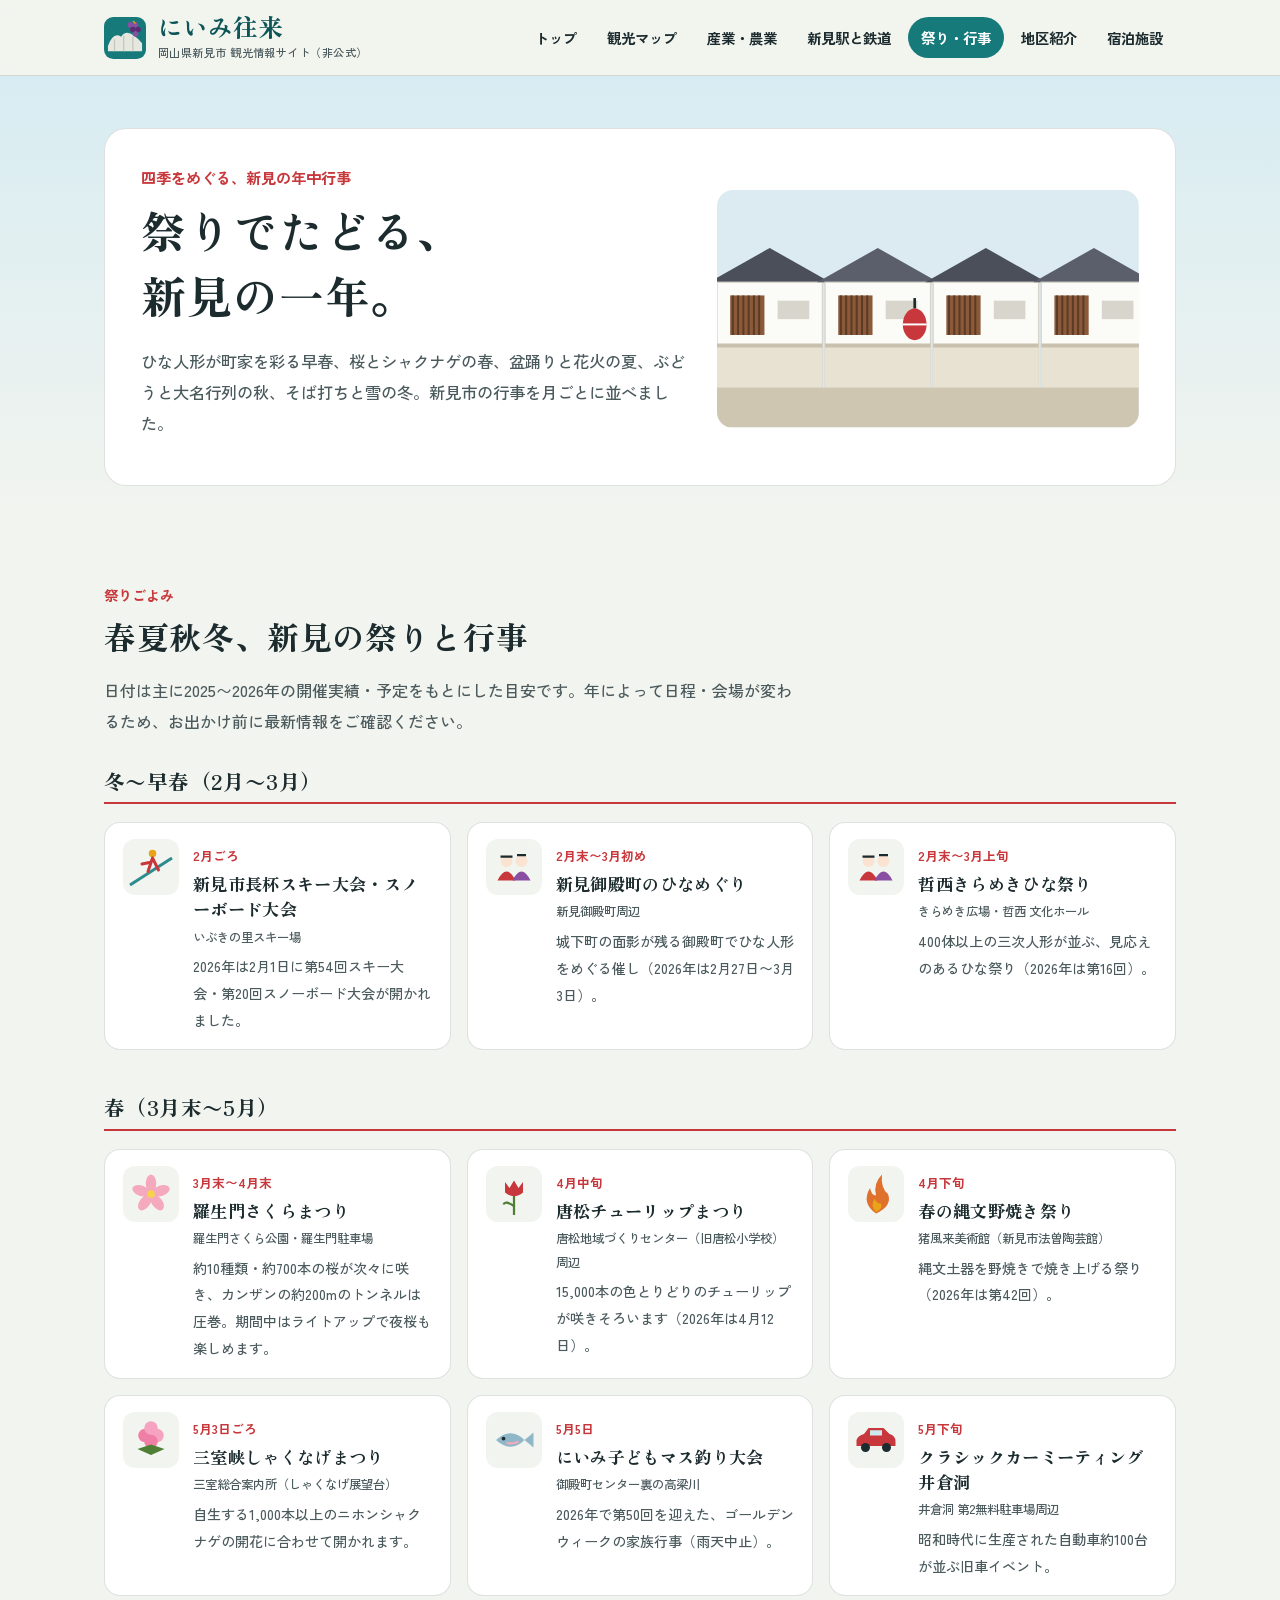
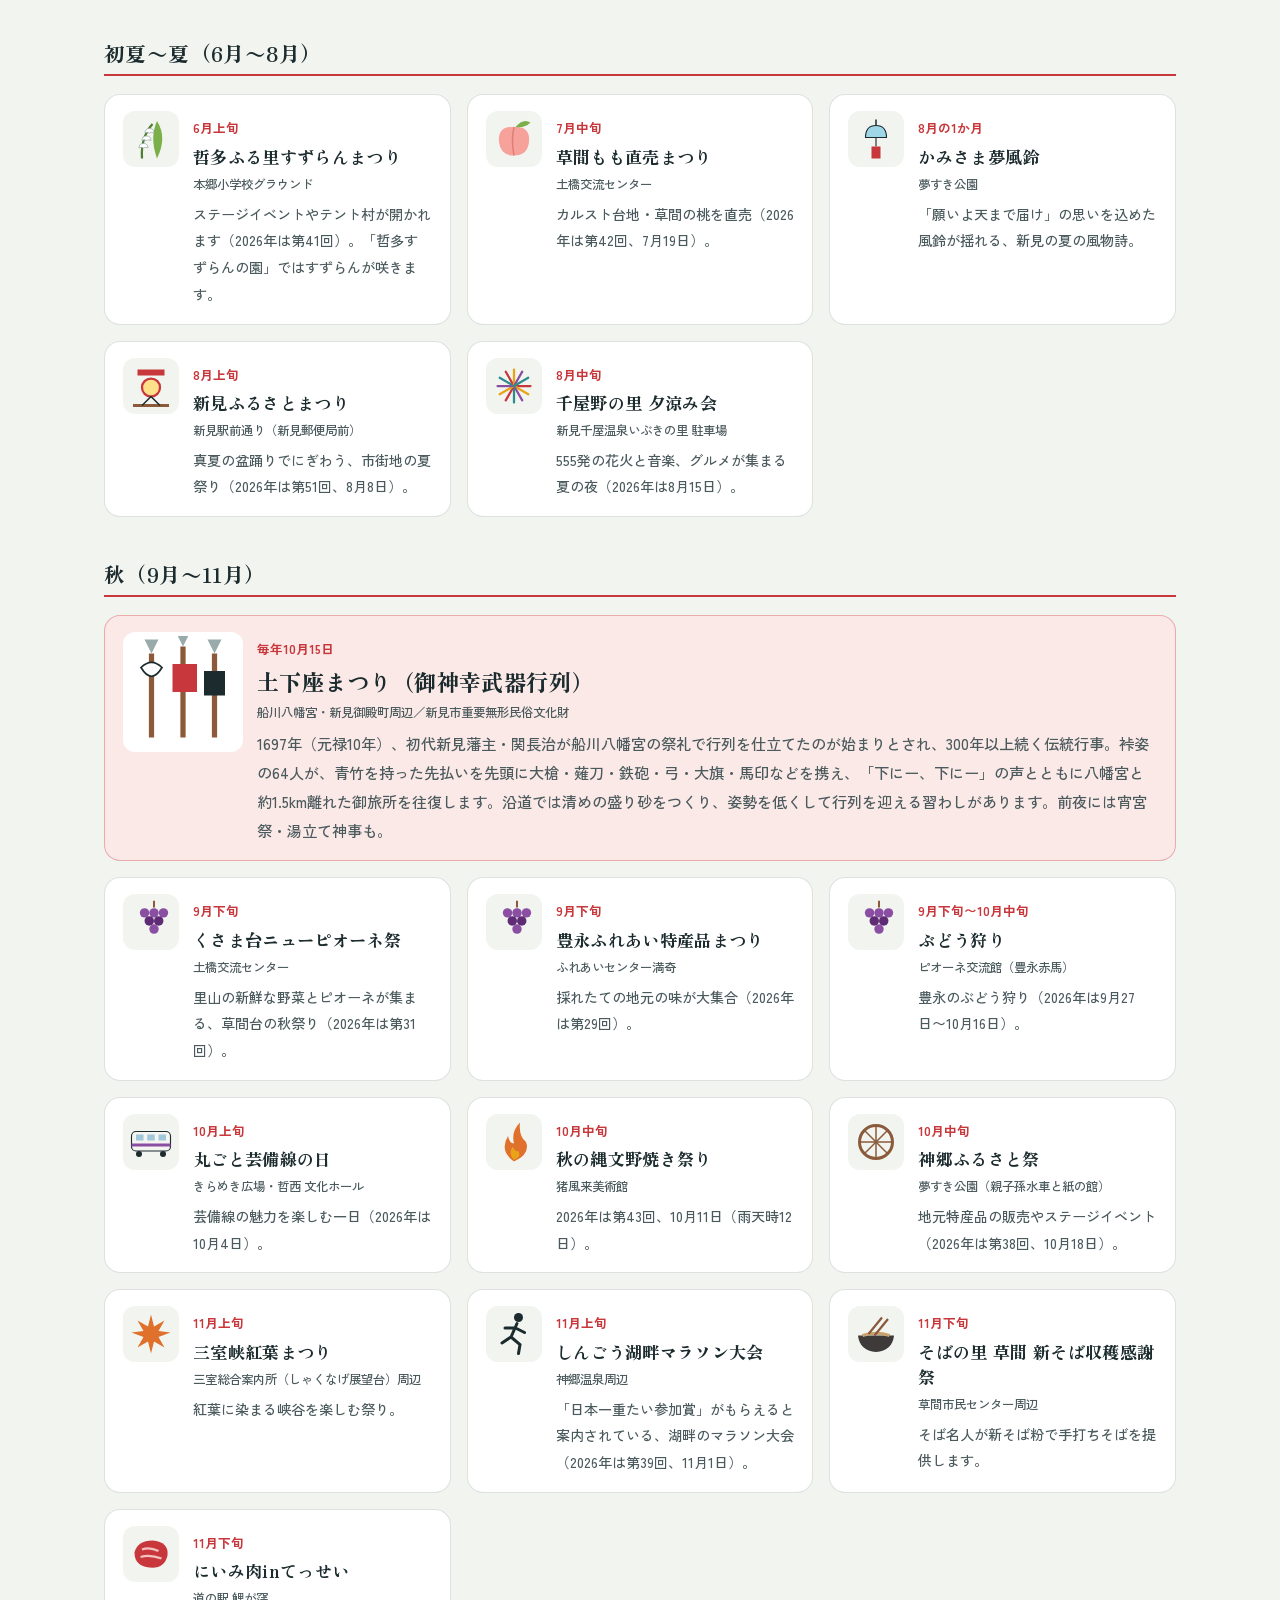
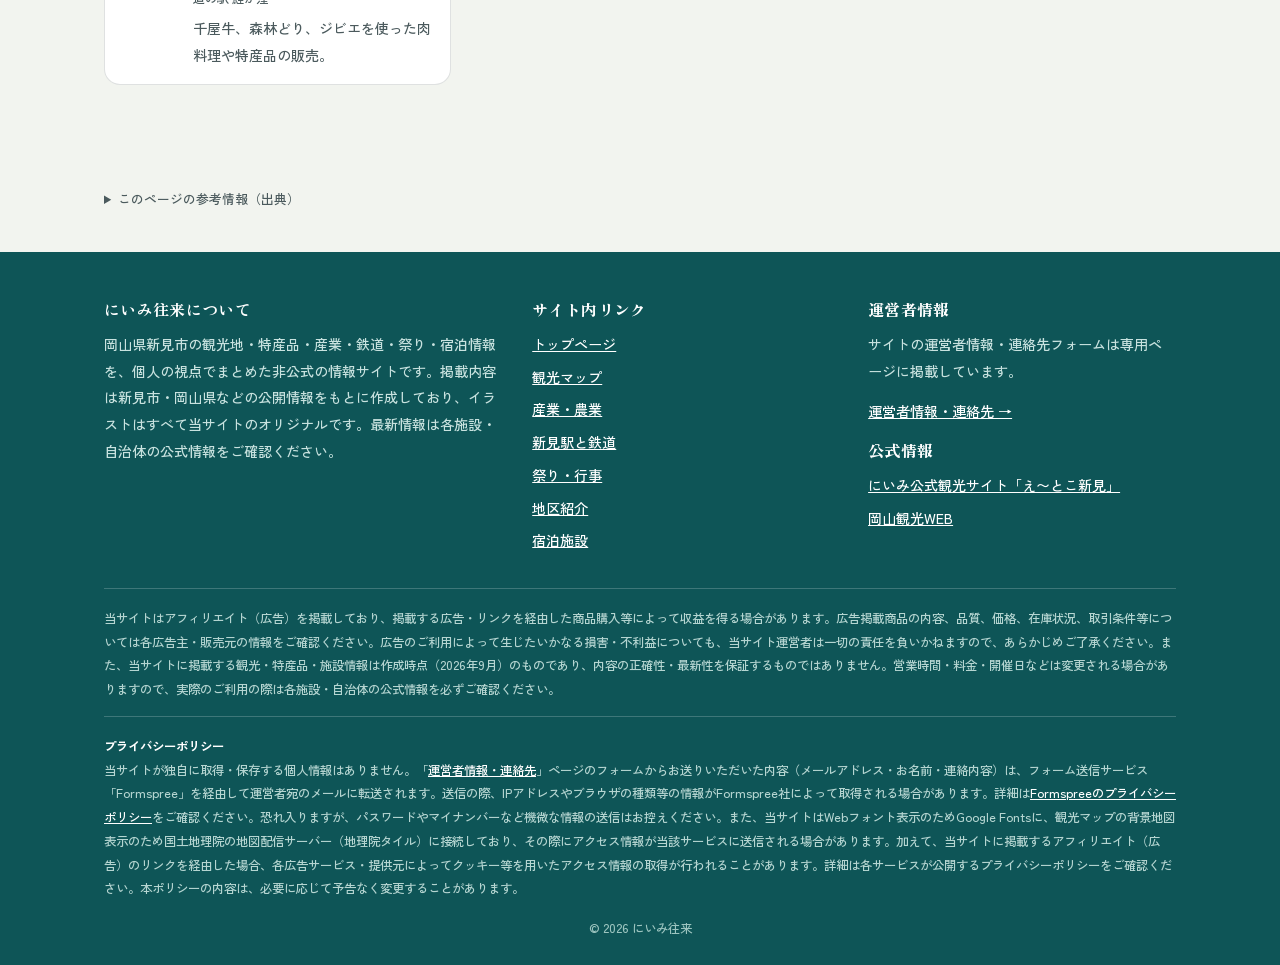
<file: matsuri.html>
<!DOCTYPE html>
<html lang="ja">
<head>
<meta charset="UTF-8">
<meta name="viewport" content="width=device-width, initial-scale=1.0">
<meta name="robots" content="index, follow">
<!-- 公開URLが決まったら href を書き換えてください -->
<link rel="canonical" href="https://leben-k.github.io/niimi/matsuri.html">
<title>祭り・行事｜にいみ往来 岡山県新見市</title>
<meta name="description" content="新見市の四季の祭り・行事ごよみ。300年以上続く土下座まつり（御神幸武器行列）、羅生門さくらまつり、新見ふるさとまつり、ピオーネ祭など。">
<link rel="icon" type="image/svg+xml" href="favicon.svg">
<link rel="stylesheet" href="style.css">
</head>
<body>

<header class="site-header">
  <div class="wrap">
    <a class="brand" href="index.html"><svg class="brand-icon" aria-hidden="true" xmlns="http://www.w3.org/2000/svg" viewBox="0 0 64 64"><rect width="64" height="64" rx="14" fill="#16797A"/><path d="M6 44 Q14 22 26 30 Q36 14 58 40 V52 H6Z" fill="#E6E8E0"/><path d="M16 34 V52 M30 28 V52 M44 30 V52" stroke="#C4C8BB" stroke-width="2"/><circle cx="40" cy="12" r="4.2" fill="#8A4FA3"/><circle cx="48" cy="12" r="4.2" fill="#8A4FA3"/><circle cx="44" cy="19" r="4.2" fill="#5E2B74"/><circle cx="52" cy="19" r="4.2" fill="#5E2B74"/><circle cx="48" cy="26" r="4.2" fill="#8A4FA3"/><path d="M44 6 L48 10" stroke="#E8A317" stroke-width="2"/></svg><span><span class="brand-name">にいみ往来</span><span class="brand-sub">岡山県新見市 観光情報サイト（非公式）</span></span></a>
    <nav class="main-nav" aria-label="サイト内メニュー"><a href="index.html">トップ</a><a href="chizu.html">観光マップ</a><a href="sangyo.html">産業・農業</a><a href="eki.html">新見駅と鉄道</a><a href="matsuri.html" class="active">祭り・行事</a><a href="areas.html">地区紹介</a><a href="shukuhaku.html">宿泊施設</a></nav>
  </div>
</header>
<main>

<section class="hero-sub">
  <div class="wrap">
    <div class="hero-copy">
      <div><span class="lead-place">四季をめぐる、新見の年中行事</span><h1>祭りでたどる、<br>新見の一年。</h1><p>ひな人形が町家を彩る早春、桜とシャクナゲの春、盆踊りと花火の夏、ぶどうと大名行列の秋、そば打ちと雪の冬。新見市の行事を月ごとに並べました。</p></div>
      <svg class="art" viewBox="0 0 320 180" role="img" aria-label="新見御殿町の白壁と格子の町並みのイラスト" xmlns="http://www.w3.org/2000/svg" preserveAspectRatio="xMidYMid slice"><rect width="320" height="180" fill="#DCEBF2"/><path d="M-6 70 L40 44 L86 70Z" fill="#4A4F5A"/><rect x="0" y="70" width="80" height="80" fill="#FBFBF7" stroke="#D7D5CC"/><rect x="0" y="118" width="80" height="32" fill="#E8E2D2"/><rect x="10" y="80" width="26" height="30" fill="#8A5A3B"/><path d="M12 80 V110" stroke="#5C3A24" stroke-width="1.5"/><path d="M16 80 V110" stroke="#5C3A24" stroke-width="1.5"/><path d="M20 80 V110" stroke="#5C3A24" stroke-width="1.5"/><path d="M24 80 V110" stroke="#5C3A24" stroke-width="1.5"/><path d="M28 80 V110" stroke="#5C3A24" stroke-width="1.5"/><path d="M32 80 V110" stroke="#5C3A24" stroke-width="1.5"/><rect x="46" y="84" width="24" height="14" fill="#D7D5CC"/><path d="M0 118 H80" stroke="#C9C1AD" stroke-width="3"/><path d="M76 70 L122 44 L168 70Z" fill="#5B5F6B"/><rect x="82" y="70" width="80" height="80" fill="#FBFBF7" stroke="#D7D5CC"/><rect x="82" y="118" width="80" height="32" fill="#E8E2D2"/><rect x="92" y="80" width="26" height="30" fill="#8A5A3B"/><path d="M94 80 V110" stroke="#5C3A24" stroke-width="1.5"/><path d="M98 80 V110" stroke="#5C3A24" stroke-width="1.5"/><path d="M102 80 V110" stroke="#5C3A24" stroke-width="1.5"/><path d="M106 80 V110" stroke="#5C3A24" stroke-width="1.5"/><path d="M110 80 V110" stroke="#5C3A24" stroke-width="1.5"/><path d="M114 80 V110" stroke="#5C3A24" stroke-width="1.5"/><rect x="128" y="84" width="24" height="14" fill="#D7D5CC"/><path d="M82 118 H162" stroke="#C9C1AD" stroke-width="3"/><path d="M158 70 L204 44 L250 70Z" fill="#4A4F5A"/><rect x="164" y="70" width="80" height="80" fill="#FBFBF7" stroke="#D7D5CC"/><rect x="164" y="118" width="80" height="32" fill="#E8E2D2"/><rect x="174" y="80" width="26" height="30" fill="#8A5A3B"/><path d="M176 80 V110" stroke="#5C3A24" stroke-width="1.5"/><path d="M180 80 V110" stroke="#5C3A24" stroke-width="1.5"/><path d="M184 80 V110" stroke="#5C3A24" stroke-width="1.5"/><path d="M188 80 V110" stroke="#5C3A24" stroke-width="1.5"/><path d="M192 80 V110" stroke="#5C3A24" stroke-width="1.5"/><path d="M196 80 V110" stroke="#5C3A24" stroke-width="1.5"/><rect x="210" y="84" width="24" height="14" fill="#D7D5CC"/><path d="M164 118 H244" stroke="#C9C1AD" stroke-width="3"/><path d="M240 70 L286 44 L332 70Z" fill="#5B5F6B"/><rect x="246" y="70" width="80" height="80" fill="#FBFBF7" stroke="#D7D5CC"/><rect x="246" y="118" width="80" height="32" fill="#E8E2D2"/><rect x="256" y="80" width="26" height="30" fill="#8A5A3B"/><path d="M258 80 V110" stroke="#5C3A24" stroke-width="1.5"/><path d="M262 80 V110" stroke="#5C3A24" stroke-width="1.5"/><path d="M266 80 V110" stroke="#5C3A24" stroke-width="1.5"/><path d="M270 80 V110" stroke="#5C3A24" stroke-width="1.5"/><path d="M274 80 V110" stroke="#5C3A24" stroke-width="1.5"/><path d="M278 80 V110" stroke="#5C3A24" stroke-width="1.5"/><rect x="292" y="84" width="24" height="14" fill="#D7D5CC"/><path d="M246 118 H326" stroke="#C9C1AD" stroke-width="3"/><rect y="150" width="320" height="30" fill="#CFC6B2"/><g transform="translate(150 96)"><path d="M0 -14 V-6" stroke="#1C2B2E" stroke-width="2"/><ellipse cx="0" cy="6" rx="9" ry="12" fill="#C8373B"/><path d="M-9 6 H9" stroke="#fff" stroke-width="1.5"/></g></svg>
    </div>
  </div>
</section>
<section class="section">
  <div class="wrap">
    <div class="section-head"><span class="tag">祭りごよみ</span><h2>春夏秋冬、新見の祭りと行事</h2><p>日付は主に2025〜2026年の開催実績・予定をもとにした目安です。年によって日程・会場が変わるため、お出かけ前に最新情報をご確認ください。</p></div>
    <div class="month-block"><h3>冬〜早春（2月〜3月）</h3><div class="events"><div class="event"><svg class="ev-icon" viewBox="0 0 64 64" aria-hidden="true" xmlns="http://www.w3.org/2000/svg"><path d="M4 56 L60 20" stroke="#2C8C8E" stroke-width="4"/><circle cx="34" cy="14" r="5" fill="#E8A317"/><path d="M34 20 L28 38 M34 20 L42 36 M30 26 L20 28" stroke="#C8373B" stroke-width="4" stroke-linecap="round"/></svg><div><span class="when">2月ごろ</span><h4>新見市長杯スキー大会・スノーボード大会</h4><div class="meta">いぶきの里スキー場</div><p>2026年は2月1日に第54回スキー大会・第20回スノーボード大会が開かれました。</p></div></div><div class="event"><svg class="ev-icon" viewBox="0 0 64 64" aria-hidden="true" xmlns="http://www.w3.org/2000/svg"><circle cx="22" cy="24" r="8" fill="#FBE3D2"/><path d="M10 50 Q22 26 34 50Z" fill="#C8373B"/><circle cx="42" cy="24" r="8" fill="#FBE3D2"/><path d="M30 50 Q42 26 54 50Z" fill="#8A4FA3"/><path d="M14 18 H30 M36 16 L48 16" stroke="#1C2B2E" stroke-width="3"/></svg><div><span class="when">2月末〜3月初め</span><h4>新見御殿町のひなめぐり</h4><div class="meta">新見御殿町周辺</div><p>城下町の面影が残る御殿町でひな人形をめぐる催し（2026年は2月27日〜3月3日）。</p></div></div><div class="event"><svg class="ev-icon" viewBox="0 0 64 64" aria-hidden="true" xmlns="http://www.w3.org/2000/svg"><circle cx="22" cy="24" r="8" fill="#FBE3D2"/><path d="M10 50 Q22 26 34 50Z" fill="#C8373B"/><circle cx="42" cy="24" r="8" fill="#FBE3D2"/><path d="M30 50 Q42 26 54 50Z" fill="#8A4FA3"/><path d="M14 18 H30 M36 16 L48 16" stroke="#1C2B2E" stroke-width="3"/></svg><div><span class="when">2月末〜3月上旬</span><h4>哲西きらめきひな祭り</h4><div class="meta">きらめき広場・哲西 文化ホール</div><p>400体以上の三次人形が並ぶ、見応えのあるひな祭り（2026年は第16回）。</p></div></div></div></div><div class="month-block"><h3>春（3月末〜5月）</h3><div class="events"><div class="event"><svg class="ev-icon" viewBox="0 0 64 64" aria-hidden="true" xmlns="http://www.w3.org/2000/svg"><ellipse cx="32" cy="18" rx="7" ry="12" fill="#F4A9BC" transform="rotate(0 32 32)"/><ellipse cx="32" cy="18" rx="7" ry="12" fill="#F4A9BC" transform="rotate(72 32 32)"/><ellipse cx="32" cy="18" rx="7" ry="12" fill="#F4A9BC" transform="rotate(144 32 32)"/><ellipse cx="32" cy="18" rx="7" ry="12" fill="#F4A9BC" transform="rotate(216 32 32)"/><ellipse cx="32" cy="18" rx="7" ry="12" fill="#F4A9BC" transform="rotate(288 32 32)"/><circle cx="32" cy="32" r="5" fill="#F7D34A"/></svg><div><span class="when">3月末〜4月末</span><h4>羅生門さくらまつり</h4><div class="meta">羅生門さくら公園・羅生門駐車場</div><p>約10種類・約700本の桜が次々に咲き、カンザンの約200mのトンネルは圧巻。期間中はライトアップで夜桜も楽しめます。</p></div></div><div class="event"><svg class="ev-icon" viewBox="0 0 64 64" aria-hidden="true" xmlns="http://www.w3.org/2000/svg"><path d="M32 60 V30" stroke="#4E7F34" stroke-width="3"/><path d="M20 16 L26 24 L32 14 L38 24 L44 16 V30 Q32 40 20 30Z" fill="#C8373B"/><path d="M32 48 Q20 40 18 46" stroke="#4E7F34" stroke-width="3" fill="none"/></svg><div><span class="when">4月中旬</span><h4>唐松チューリップまつり</h4><div class="meta">唐松地域づくりセンター（旧唐松小学校）周辺</div><p>15,000本の色とりどりのチューリップが咲きそろいます（2026年は4月12日）。</p></div></div><div class="event"><svg class="ev-icon" viewBox="0 0 64 64" aria-hidden="true" xmlns="http://www.w3.org/2000/svg"><path d="M32 58 Q12 44 24 24 Q26 34 32 34 Q28 18 40 6 Q38 24 48 32 Q54 48 32 58Z" fill="#E0712C"/><path d="M32 56 Q24 48 30 38 Q34 46 38 44 Q42 52 32 56Z" fill="#E8A317"/></svg><div><span class="when">4月下旬</span><h4>春の縄文野焼き祭り</h4><div class="meta">猪風来美術館（新見市法曽陶芸館）</div><p>縄文土器を野焼きで焼き上げる祭り（2026年は第42回）。</p></div></div><div class="event"><svg class="ev-icon" viewBox="0 0 64 64" aria-hidden="true" xmlns="http://www.w3.org/2000/svg"><circle cx="24" cy="26" r="9" fill="#F07FA6"/><circle cx="40" cy="26" r="9" fill="#F5A3C0"/><circle cx="32" cy="16" r="9" fill="#F5A3C0"/><circle cx="32" cy="34" r="9" fill="#F07FA6"/><path d="M14 44 L32 38 L50 44 L32 52Z" fill="#4E7F34"/></svg><div><span class="when">5月3日ごろ</span><h4>三室峡しゃくなげまつり</h4><div class="meta">三室総合案内所（しゃくなげ展望台）</div><p>自生する1,000本以上のニホンシャクナゲの開花に合わせて開かれます。</p></div></div><div class="event"><svg class="ev-icon" viewBox="0 0 64 64" aria-hidden="true" xmlns="http://www.w3.org/2000/svg"><path d="M8 32 Q28 14 46 32 Q28 50 8 32Z" fill="#8FB7C7"/><path d="M46 32 L58 22 V42Z" fill="#8FB7C7"/><circle cx="18" cy="30" r="2.5" fill="#1C2B2E"/><path d="M22 36 Q30 38 38 34" stroke="#F4A9BC" stroke-width="3" fill="none"/></svg><div><span class="when">5月5日</span><h4>にいみ子どもマス釣り大会</h4><div class="meta">御殿町センター裏の高梁川</div><p>2026年で第50回を迎えた、ゴールデンウィークの家族行事（雨天中止）。</p></div></div><div class="event"><svg class="ev-icon" viewBox="0 0 64 64" aria-hidden="true" xmlns="http://www.w3.org/2000/svg"><path d="M6 40 V32 Q8 26 16 24 L22 16 H42 L50 24 Q58 26 58 34 V40Z" fill="#C8373B"/><rect x="24" y="19" width="16" height="7" fill="#CFE8EE"/><circle cx="18" cy="42" r="6" fill="#1C2B2E"/><circle cx="46" cy="42" r="6" fill="#1C2B2E"/></svg><div><span class="when">5月下旬</span><h4>クラシックカーミーティング井倉洞</h4><div class="meta">井倉洞 第2無料駐車場周辺</div><p>昭和時代に生産された自動車約100台が並ぶ旧車イベント。</p></div></div></div></div><div class="month-block"><h3>初夏〜夏（6月〜8月）</h3><div class="events"><div class="event"><svg class="ev-icon" viewBox="0 0 64 64" aria-hidden="true" xmlns="http://www.w3.org/2000/svg"><path d="M20 58 Q18 30 34 12" stroke="#4E7F34" stroke-width="3" fill="none"/><path d="M40 58 Q54 30 40 8 Q30 30 40 58Z" fill="#7BAF4A"/><path d="M30 18 q-6 0 -6 6 q3 -2 6 0 q3 -2 6 0 q0 -6 -6 -6Z" fill="#fff" stroke="#9AA" stroke-width="1"/><path d="M26 28 q-6 0 -6 6 q3 -2 6 0 q3 -2 6 0 q0 -6 -6 -6Z" fill="#fff" stroke="#9AA" stroke-width="1"/><path d="M22 38 q-6 0 -6 6 q3 -2 6 0 q3 -2 6 0 q0 -6 -6 -6Z" fill="#fff" stroke="#9AA" stroke-width="1"/></svg><div><span class="when">6月上旬</span><h4>哲多ふる里すずらんまつり</h4><div class="meta">本郷小学校グラウンド</div><p>ステージイベントやテント村が開かれます（2026年は第41回）。「哲多すずらんの園」ではすずらんが咲きます。</p></div></div><div class="event"><svg class="ev-icon" viewBox="0 0 64 64" aria-hidden="true" xmlns="http://www.w3.org/2000/svg"><path d="M32 16 Q54 14 52 36 Q50 54 32 54 Q14 54 12 36 Q10 14 32 16Z" fill="#F7A19B"/><path d="M32 16 Q28 34 32 54" stroke="#E07E7A" stroke-width="2" fill="none"/><path d="M34 16 q10 -12 20 -6 q-8 8 -20 6Z" fill="#7BAF4A"/></svg><div><span class="when">7月中旬</span><h4>草間もも直売まつり</h4><div class="meta">土橋交流センター</div><p>カルスト台地・草間の桃を直売（2026年は第42回、7月19日）。</p></div></div><div class="event"><svg class="ev-icon" viewBox="0 0 64 64" aria-hidden="true" xmlns="http://www.w3.org/2000/svg"><path d="M32 6 V14" stroke="#1C2B2E" stroke-width="2"/><path d="M18 30 Q18 14 32 14 Q46 14 46 30Z" fill="#9FD7E8" stroke="#1C2B2E" stroke-width="1.5"/><path d="M32 30 V42" stroke="#1C2B2E" stroke-width="1.5"/><rect x="26" y="42" width="12" height="16" fill="#C8373B"/></svg><div><span class="when">8月の1か月</span><h4>かみさま夢風鈴</h4><div class="meta">夢すき公園</div><p>「願いよ天まで届け」の思いを込めた風鈴が揺れる、新見の夏の風物詩。</p></div></div><div class="event"><svg class="ev-icon" viewBox="0 0 64 64" aria-hidden="true" xmlns="http://www.w3.org/2000/svg"><rect x="14" y="10" width="36" height="8" fill="#C8373B"/><circle cx="32" cy="34" r="12" fill="#FFE08A" stroke="#C8373B" stroke-width="3"/><path d="M8 58 H56" stroke="#8A5A3B" stroke-width="4"/><path d="M20 58 L32 46 L44 58" stroke="#1C2B2E" stroke-width="2" fill="none"/></svg><div><span class="when">8月上旬</span><h4>新見ふるさとまつり</h4><div class="meta">新見駅前通り（新見郵便局前）</div><p>真夏の盆踊りでにぎわう、市街地の夏祭り（2026年は第51回、8月8日）。</p></div></div><div class="event"><svg class="ev-icon" viewBox="0 0 64 64" aria-hidden="true" xmlns="http://www.w3.org/2000/svg"><path d="M32 32 L54.0 32.0" stroke="#C8373B" stroke-width="3" stroke-linecap="round"/><path d="M32 32 L51.1 43.0" stroke="#E8A317" stroke-width="3" stroke-linecap="round"/><path d="M32 32 L43.0 51.1" stroke="#8A4FA3" stroke-width="3" stroke-linecap="round"/><path d="M32 32 L32.0 54.0" stroke="#2C8C8E" stroke-width="3" stroke-linecap="round"/><path d="M32 32 L21.0 51.1" stroke="#C8373B" stroke-width="3" stroke-linecap="round"/><path d="M32 32 L12.9 43.0" stroke="#E8A317" stroke-width="3" stroke-linecap="round"/><path d="M32 32 L10.0 32.0" stroke="#8A4FA3" stroke-width="3" stroke-linecap="round"/><path d="M32 32 L12.9 21.0" stroke="#2C8C8E" stroke-width="3" stroke-linecap="round"/><path d="M32 32 L21.0 13.0" stroke="#C8373B" stroke-width="3" stroke-linecap="round"/><path d="M32 32 L32.0 10.0" stroke="#E8A317" stroke-width="3" stroke-linecap="round"/><path d="M32 32 L43.0 12.9" stroke="#8A4FA3" stroke-width="3" stroke-linecap="round"/><path d="M32 32 L51.0 21.0" stroke="#2C8C8E" stroke-width="3" stroke-linecap="round"/></svg><div><span class="when">8月中旬</span><h4>千屋野の里 夕涼み会</h4><div class="meta">新見千屋温泉いぶきの里 駐車場</div><p>555発の花火と音楽、グルメが集まる夏の夜（2026年は8月15日）。</p></div></div></div></div><div class="month-block"><h3>秋（9月〜11月）</h3><div class="events"><div class="event highlight"><svg class="ev-icon" viewBox="0 0 64 64" aria-hidden="true" xmlns="http://www.w3.org/2000/svg"><path d="M14 58 V10 M32 58 V6 M50 58 V10" stroke="#8A5A3B" stroke-width="3"/><path d="M14 10 L10 2 H18Z M32 6 L28 -2 H36Z M50 10 L46 2 H54Z" fill="#9AA"/><path d="M8 18 Q14 12 20 18 Q14 28 8 18Z" fill="#fff" stroke="#1C2B2E"/><path d="M26 16 H40 V32 H26Z" fill="#C8373B"/><path d="M44 20 H56 V34 H44Z" fill="#1C2B2E"/></svg><div><span class="when">毎年10月15日</span><h4>土下座まつり（御神幸武器行列）</h4><div class="meta">船川八幡宮・新見御殿町周辺／新見市重要無形民俗文化財</div><p>1697年（元禄10年）、初代新見藩主・関長治が船川八幡宮の祭礼で行列を仕立てたのが始まりとされ、300年以上続く伝統行事。裃姿の64人が、青竹を持った先払いを先頭に大槍・薙刀・鉄砲・弓・大旗・馬印などを携え、「下にー、下にー」の声とともに八幡宮と約1.5km離れた御旅所を往復します。沿道では清めの盛り砂をつくり、姿勢を低くして行列を迎える習わしがあります。前夜には宵宮祭・湯立て神事も。</p></div></div><div class="event"><svg class="ev-icon" viewBox="0 0 64 64" aria-hidden="true" xmlns="http://www.w3.org/2000/svg"><g transform="scale(.9) translate(4 0)"><circle cx="22" cy="22" r="7" fill="#8A4FA3"/><circle cx="36" cy="22" r="7" fill="#8A4FA3"/><circle cx="50" cy="22" r="7" fill="#8A4FA3"/><circle cx="29" cy="34" r="7" fill="#5E2B74"/><circle cx="43" cy="34" r="7" fill="#5E2B74"/><circle cx="36" cy="46" r="7" fill="#8A4FA3"/><path d="M36 14 V4" stroke="#8A5A3B" stroke-width="3"/></g></svg><div><span class="when">9月下旬</span><h4>くさま台ニューピオーネ祭</h4><div class="meta">土橋交流センター</div><p>里山の新鮮な野菜とピオーネが集まる、草間台の秋祭り（2026年は第31回）。</p></div></div><div class="event"><svg class="ev-icon" viewBox="0 0 64 64" aria-hidden="true" xmlns="http://www.w3.org/2000/svg"><g transform="scale(.9) translate(4 0)"><circle cx="22" cy="22" r="7" fill="#8A4FA3"/><circle cx="36" cy="22" r="7" fill="#8A4FA3"/><circle cx="50" cy="22" r="7" fill="#8A4FA3"/><circle cx="29" cy="34" r="7" fill="#5E2B74"/><circle cx="43" cy="34" r="7" fill="#5E2B74"/><circle cx="36" cy="46" r="7" fill="#8A4FA3"/><path d="M36 14 V4" stroke="#8A5A3B" stroke-width="3"/></g></svg><div><span class="when">9月下旬</span><h4>豊永ふれあい特産品まつり</h4><div class="meta">ふれあいセンター満奇</div><p>採れたての地元の味が大集合（2026年は第29回）。</p></div></div><div class="event"><svg class="ev-icon" viewBox="0 0 64 64" aria-hidden="true" xmlns="http://www.w3.org/2000/svg"><g transform="scale(.9) translate(4 0)"><circle cx="22" cy="22" r="7" fill="#8A4FA3"/><circle cx="36" cy="22" r="7" fill="#8A4FA3"/><circle cx="50" cy="22" r="7" fill="#8A4FA3"/><circle cx="29" cy="34" r="7" fill="#5E2B74"/><circle cx="43" cy="34" r="7" fill="#5E2B74"/><circle cx="36" cy="46" r="7" fill="#8A4FA3"/><path d="M36 14 V4" stroke="#8A5A3B" stroke-width="3"/></g></svg><div><span class="when">9月下旬〜10月中旬</span><h4>ぶどう狩り</h4><div class="meta">ピオーネ交流館（豊永赤馬）</div><p>豊永のぶどう狩り（2026年は9月27日〜10月16日）。</p></div></div><div class="event"><svg class="ev-icon" viewBox="0 0 64 64" aria-hidden="true" xmlns="http://www.w3.org/2000/svg"><rect x="6" y="18" width="52" height="26" rx="6" fill="#F4F4F0" stroke="#1C2B2E" stroke-width="1.5"/><rect x="6" y="34" width="52" height="4" fill="#8A4FA3"/><rect x="12" y="22" width="10" height="8" fill="#9FC9DA"/><rect x="27" y="22" width="10" height="8" fill="#9FC9DA"/><rect x="42" y="22" width="10" height="8" fill="#9FC9DA"/><circle cx="16" cy="48" r="4" fill="#1C2B2E"/><circle cx="48" cy="48" r="4" fill="#1C2B2E"/></svg><div><span class="when">10月上旬</span><h4>丸ごと芸備線の日</h4><div class="meta">きらめき広場・哲西 文化ホール</div><p>芸備線の魅力を楽しむ一日（2026年は10月4日）。</p></div></div><div class="event"><svg class="ev-icon" viewBox="0 0 64 64" aria-hidden="true" xmlns="http://www.w3.org/2000/svg"><path d="M32 58 Q12 44 24 24 Q26 34 32 34 Q28 18 40 6 Q38 24 48 32 Q54 48 32 58Z" fill="#E0712C"/><path d="M32 56 Q24 48 30 38 Q34 46 38 44 Q42 52 32 56Z" fill="#E8A317"/></svg><div><span class="when">10月中旬</span><h4>秋の縄文野焼き祭り</h4><div class="meta">猪風来美術館</div><p>2026年は第43回、10月11日（雨天時12日）。</p></div></div><div class="event"><svg class="ev-icon" viewBox="0 0 64 64" aria-hidden="true" xmlns="http://www.w3.org/2000/svg"><circle cx="32" cy="32" r="22" fill="none" stroke="#8A5A3B" stroke-width="4"/><path d="M32 32 L54.0 32.0" stroke="#8A5A3B" stroke-width="2"/><path d="M32 32 L47.6 47.6" stroke="#8A5A3B" stroke-width="2"/><path d="M32 32 L32.0 54.0" stroke="#8A5A3B" stroke-width="2"/><path d="M32 32 L16.4 47.6" stroke="#8A5A3B" stroke-width="2"/><path d="M32 32 L10.0 32.0" stroke="#8A5A3B" stroke-width="2"/><path d="M32 32 L16.4 16.4" stroke="#8A5A3B" stroke-width="2"/><path d="M32 32 L32.0 10.0" stroke="#8A5A3B" stroke-width="2"/><path d="M32 32 L47.6 16.4" stroke="#8A5A3B" stroke-width="2"/></svg><div><span class="when">10月中旬</span><h4>神郷ふるさと祭</h4><div class="meta">夢すき公園（親子孫水車と紙の館）</div><p>地元特産品の販売やステージイベント（2026年は第38回、10月18日）。</p></div></div><div class="event"><svg class="ev-icon" viewBox="0 0 64 64" aria-hidden="true" xmlns="http://www.w3.org/2000/svg"><path d="M32 6 L36 22 L50 14 L42 28 L58 30 L42 36 L50 50 L36 42 L32 58 L28 42 L14 50 L22 36 L6 30 L22 28 L14 14 L28 22Z" fill="#E0712C"/></svg><div><span class="when">11月上旬</span><h4>三室峡紅葉まつり</h4><div class="meta">三室総合案内所（しゃくなげ展望台）周辺</div><p>紅葉に染まる峡谷を楽しむ祭り。</p></div></div><div class="event"><svg class="ev-icon" viewBox="0 0 64 64" aria-hidden="true" xmlns="http://www.w3.org/2000/svg"><circle cx="38" cy="10" r="6" fill="#1C2B2E"/><path d="M36 18 L28 36 L16 44 M28 36 L40 46 L38 58 M34 24 L46 30 M34 24 L20 24" stroke="#1C2B2E" stroke-width="4" fill="none" stroke-linecap="round"/></svg><div><span class="when">11月上旬</span><h4>しんごう湖畔マラソン大会</h4><div class="meta">神郷温泉周辺</div><p>「日本一重たい参加賞」がもらえると案内されている、湖畔のマラソン大会（2026年は第39回、11月1日）。</p></div></div><div class="event"><svg class="ev-icon" viewBox="0 0 64 64" aria-hidden="true" xmlns="http://www.w3.org/2000/svg"><path d="M8 34 H56 Q54 54 32 56 Q10 54 8 34Z" fill="#3E3A3A"/><path d="M14 34 Q32 28 50 34" stroke="#C9A26B" stroke-width="4" fill="none"/><path d="M40 10 L22 32 M48 12 L30 34" stroke="#8A5A3B" stroke-width="3"/></svg><div><span class="when">11月下旬</span><h4>そばの里 草間 新そば収穫感謝祭</h4><div class="meta">草間市民センター周辺</div><p>そば名人が新そば粉で手打ちそばを提供します。</p></div></div><div class="event"><svg class="ev-icon" viewBox="0 0 64 64" aria-hidden="true" xmlns="http://www.w3.org/2000/svg"><path d="M10 30 Q14 14 34 14 Q56 16 54 34 Q50 52 30 50 Q10 48 10 30Z" fill="#C8373B"/><path d="M20 26 Q30 22 42 28 M18 36 Q30 32 46 38" stroke="#F4C1C1" stroke-width="3" fill="none"/></svg><div><span class="when">11月下旬</span><h4>にいみ肉inてっせい</h4><div class="meta">道の駅 鯉が窪</div><p>千屋牛、森林どり、ジビエを使った肉料理や特産品の販売。</p></div></div></div></div>
    
    <div class="furusato-block" hidden>
      <span class="furusato-label">ふるさと納税で応援する（祭り・行事ゆかりの返礼品）</span>
      <div class="furusato-grid">
        <!-- ふるさと納税アフィリエイト広告（シートの枠ID: furusato3） -->
        <div class="furusato-slot" data-ad-slot="furusato3" hidden><span class="ad-label">広告</span><div class="ad-body"></div></div>
      </div>
    </div>
  </div>
</section>
<div class="sources wrap" style="padding-bottom:40px;"><details><summary>このページの参考情報（出典）</summary><ul><li><a href="https://www.city.niimi.okayama.jp/kanko/event/event_search/index" target="_blank" rel="noopener">イベント・まつり一覧（え〜とこ新見）</a></li><li><a href="https://www.city.niimi.okayama.jp/kanko/event/event_detail/index/142.html" target="_blank" rel="noopener">土下座まつり 2024（え〜とこ新見）</a></li><li><a href="https://news.yahoo.co.jp/articles/7614e9c4af418f4d76559c583893a664ac83c697" target="_blank" rel="noopener">御神幸武器行列（山陽新聞デジタル／Yahoo!ニュース）</a></li><li><a href="https://www.okayama-kanko.jp/event/12688" target="_blank" rel="noopener">土下座まつり（岡山観光WEB）</a></li></ul></details></div>
</main>
<!-- ===================== アフィリエイト広告（下部・2枠横並び） ===================== -->
<section class="section tint-pione" hidden>
  <div class="wrap">
    <div class="section-head"><span class="tag">PR</span><h2>広告</h2></div>
    <div class="ad-row">
      <!-- アフィリエイト広告5（シートの枠ID: ad5） -->
      <div class="ad-slot" data-ad-slot="ad5" hidden>
        <span class="ad-label">広告</span>
        <div class="ad-body"></div>
      </div>
    </div>
  </div>
</section>

<footer class="site-footer">
  <div class="wrap">
    <div class="footer-grid">
      <div>
        <h4>にいみ往来について</h4>
        <p>岡山県新見市の観光地・特産品・産業・鉄道・祭り・宿泊情報を、個人の視点でまとめた非公式の情報サイトです。掲載内容は新見市・岡山県などの公開情報をもとに作成しており、イラストはすべて当サイトのオリジナルです。最新情報は各施設・自治体の公式情報をご確認ください。</p>
      </div>
      <div>
        <h4>サイト内リンク</h4>
        <ul><li><a href="index.html">トップページ</a></li><li><a href="chizu.html">観光マップ</a></li><li><a href="sangyo.html">産業・農業</a></li><li><a href="eki.html">新見駅と鉄道</a></li><li><a href="matsuri.html">祭り・行事</a></li><li><a href="areas.html">地区紹介</a></li><li><a href="shukuhaku.html">宿泊施設</a></li></ul>
      </div>
      <div>
        <h4>運営者情報</h4>
        <p>サイトの運営者情報・連絡先フォームは専用ページに掲載しています。</p>
        <ul><li><a href="unei.html">運営者情報・連絡先 &rarr;</a></li></ul>
        <h4 style="margin-top:14px;">公式情報</h4>
        <ul>
          <li><a href="https://www.city.niimi.okayama.jp/kanko/" target="_blank" rel="noopener">にいみ公式観光サイト「え〜とこ新見」</a></li>
          <li><a href="https://www.okayama-kanko.jp/" target="_blank" rel="noopener">岡山観光WEB</a></li>
        </ul>
      </div>
    </div>
    <div class="disclaimer">
      当サイトはアフィリエイト（広告）を掲載しており、掲載する広告・リンクを経由した商品購入等によって収益を得る場合があります。広告掲載商品の内容、品質、価格、在庫状況、取引条件等については各広告主・販売元の情報をご確認ください。広告のご利用によって生じたいかなる損害・不利益についても、当サイト運営者は一切の責任を負いかねますので、あらかじめご了承ください。また、当サイトに掲載する観光・特産品・施設情報は作成時点（2026年9月）のものであり、内容の正確性・最新性を保証するものではありません。営業時間・料金・開催日などは変更される場合がありますので、実際のご利用の際は各施設・自治体の公式情報を必ずご確認ください。
    </div>
    <div class="disclaimer" style="margin-top:14px;">
      <strong style="color:#fff;">プライバシーポリシー</strong><br>
      当サイトが独自に取得・保存する個人情報はありません。「<a href="unei.html">運営者情報・連絡先</a>」ページのフォームからお送りいただいた内容（メールアドレス・お名前・連絡内容）は、フォーム送信サービス「Formspree」を経由して運営者宛のメールに転送されます。送信の際、IPアドレスやブラウザの種類等の情報がFormspree社によって取得される場合があります。詳細は<a href="https://formspree.io/legal/privacy-policy/" target="_blank" rel="noopener noreferrer">Formspreeのプライバシーポリシー</a>をご確認ください。恐れ入りますが、パスワードやマイナンバーなど機微な情報の送信はお控えください。また、当サイトはWebフォント表示のためGoogle Fontsに、観光マップの背景地図表示のため国土地理院の地図配信サーバー（地理院タイル）に接続しており、その際にアクセス情報が当該サービスに送信される場合があります。加えて、当サイトに掲載するアフィリエイト（広告）のリンクを経由した場合、各広告サービス・提供元によってクッキー等を用いたアクセス情報の取得が行われることがあります。詳細は各サービスが公開するプライバシーポリシーをご確認ください。本ポリシーの内容は、必要に応じて予告なく変更することがあります。
    </div>
    <div class="copyright"><span id="copyright-text">© 2026 にいみ往来</span></div>
  </div>
</footer>

<script>
(function(){
  var startYear = 2026;
  var currentYear = new Date().getFullYear();
  var yearText = currentYear > startYear ? (startYear + '-' + currentYear) : String(startYear);
  var el = document.getElementById('copyright-text');
  if (el) { el.textContent = '© ' + yearText + ' にいみ往来'; }
})();
</script>
<script src="ads.js" defer></script>
</body>
</html>
</file>
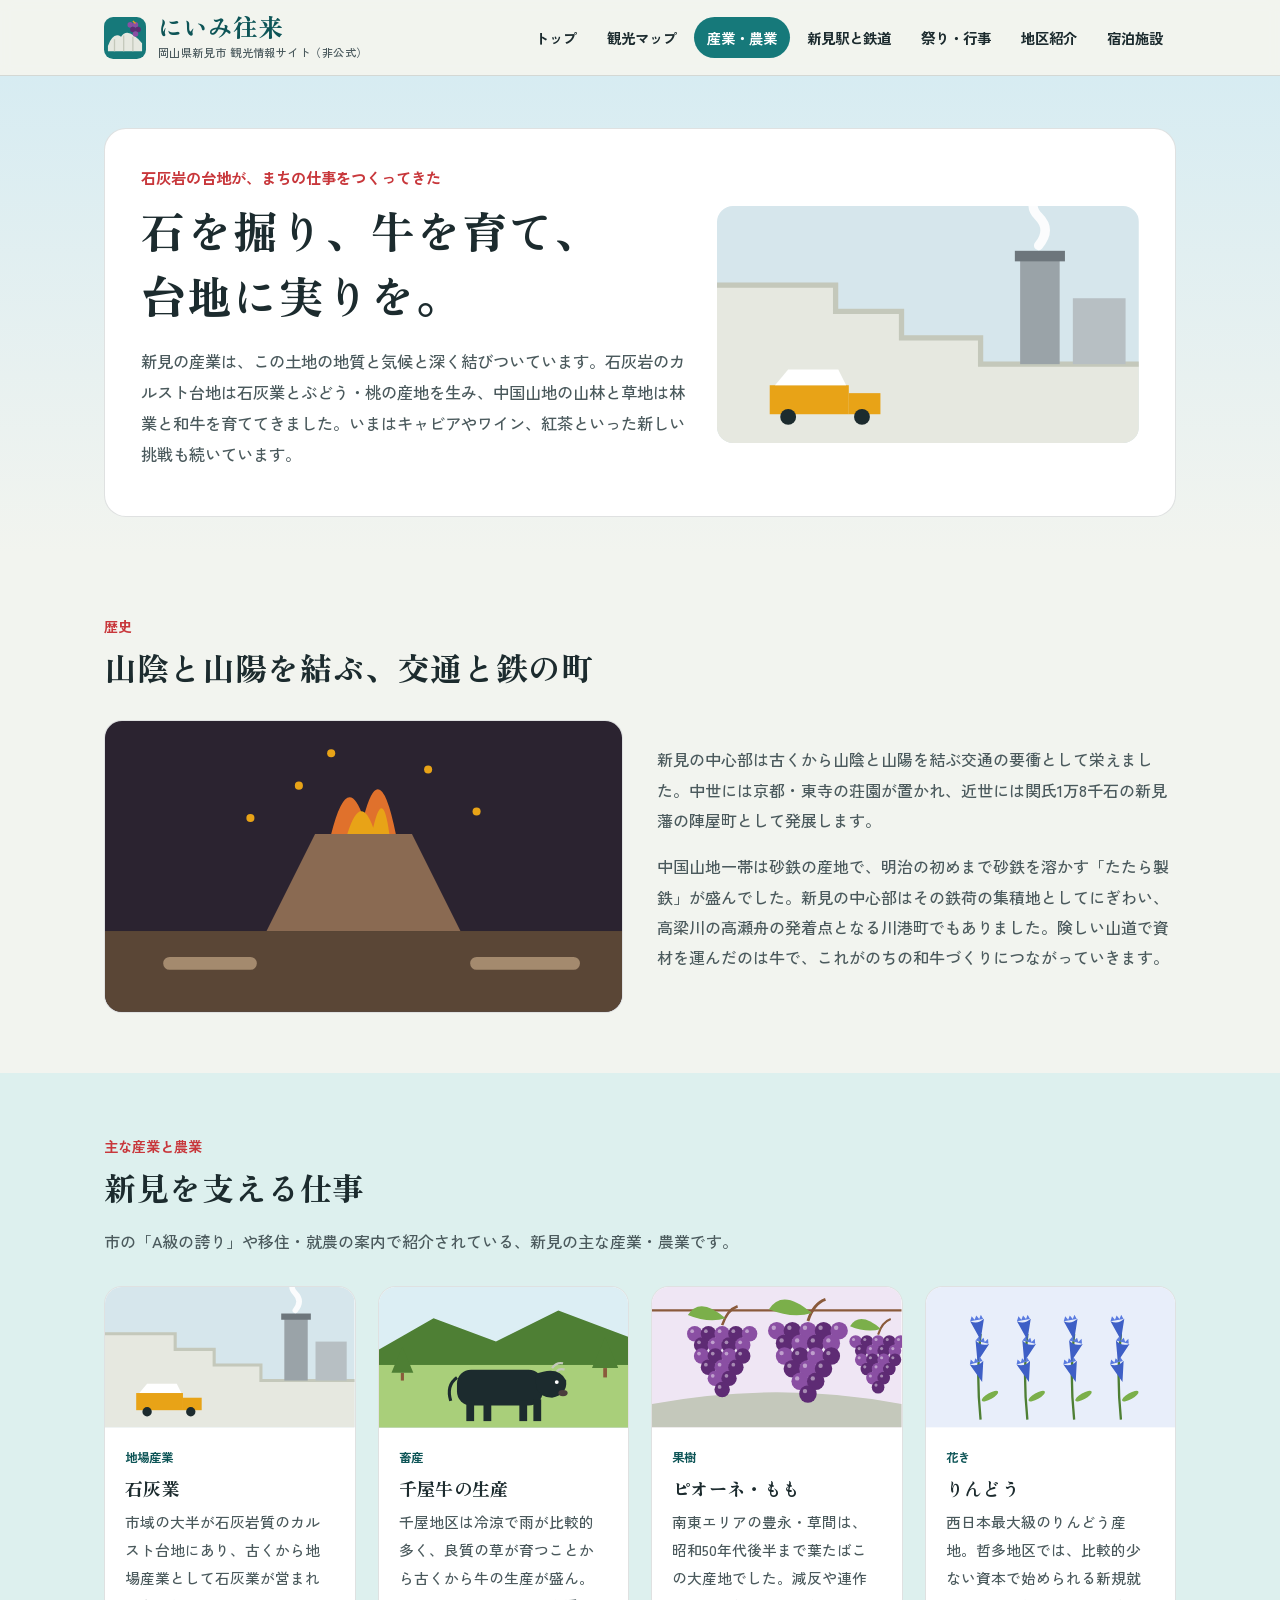
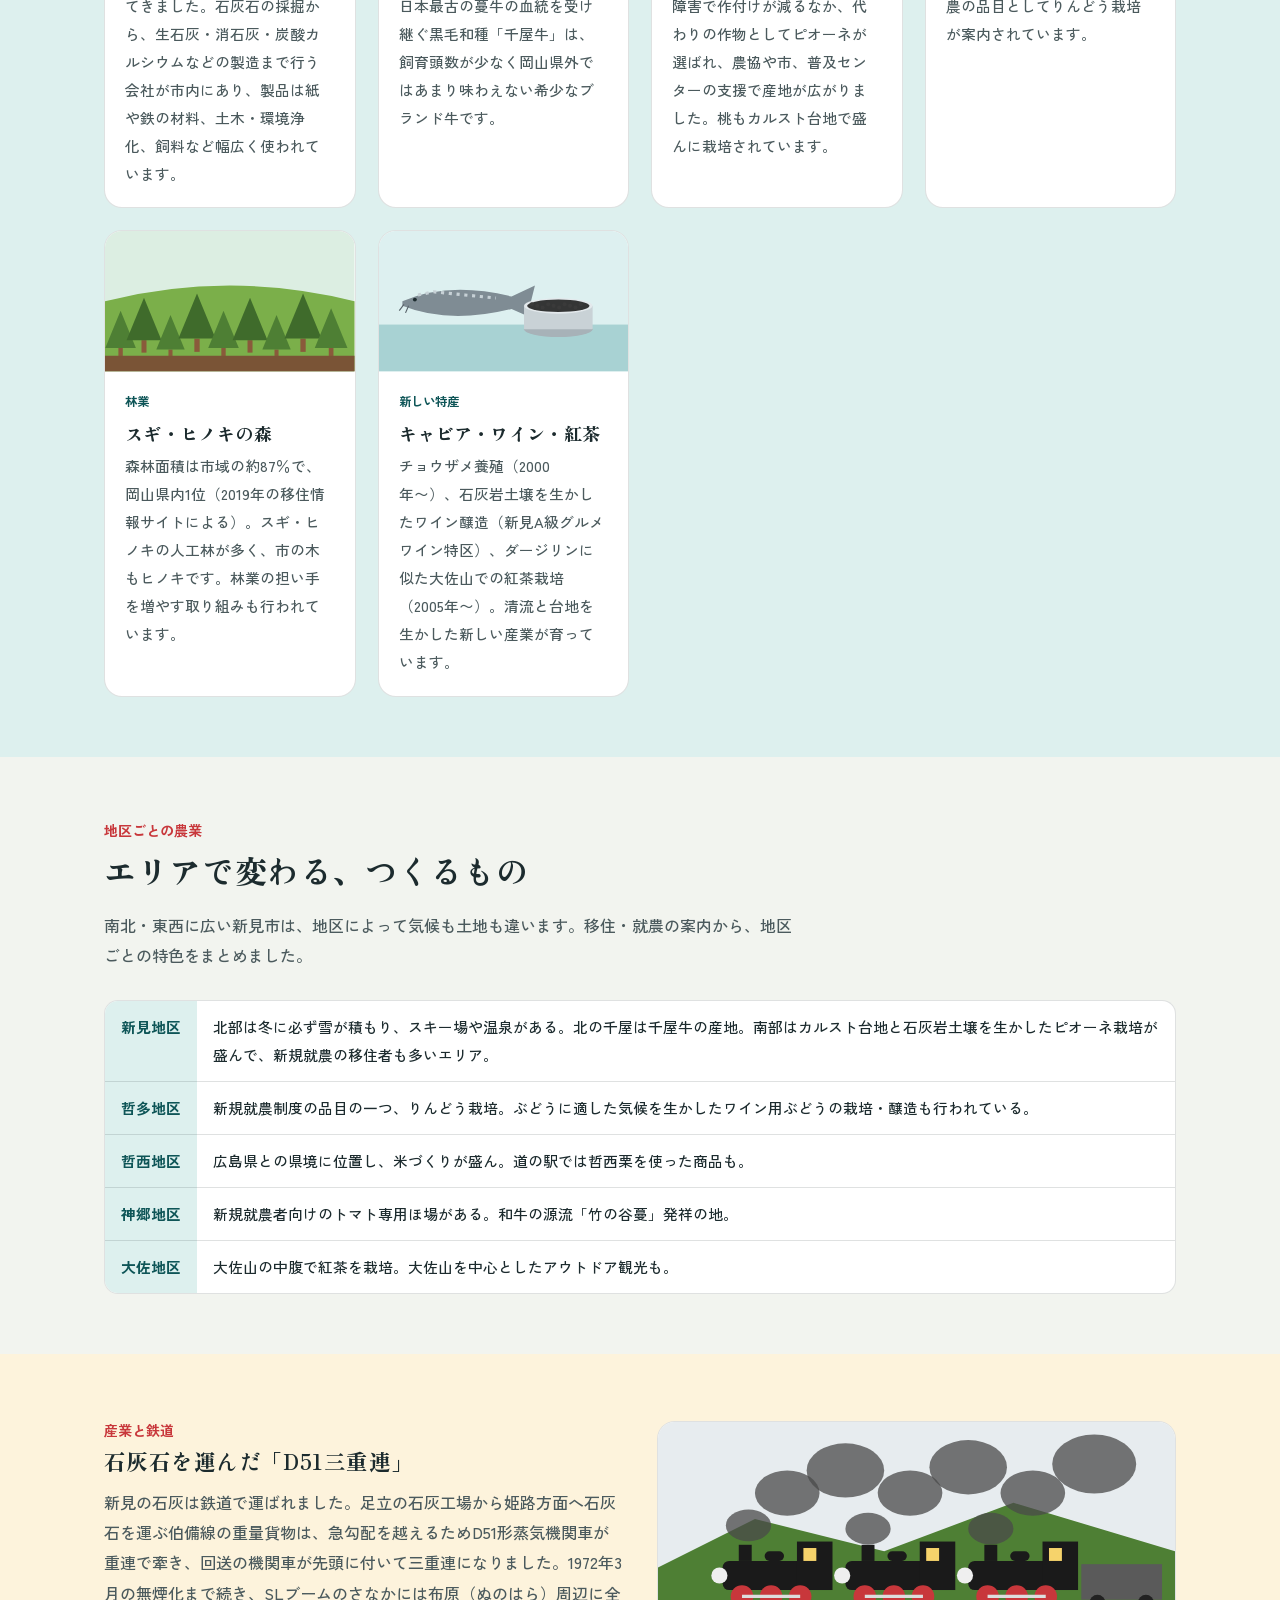
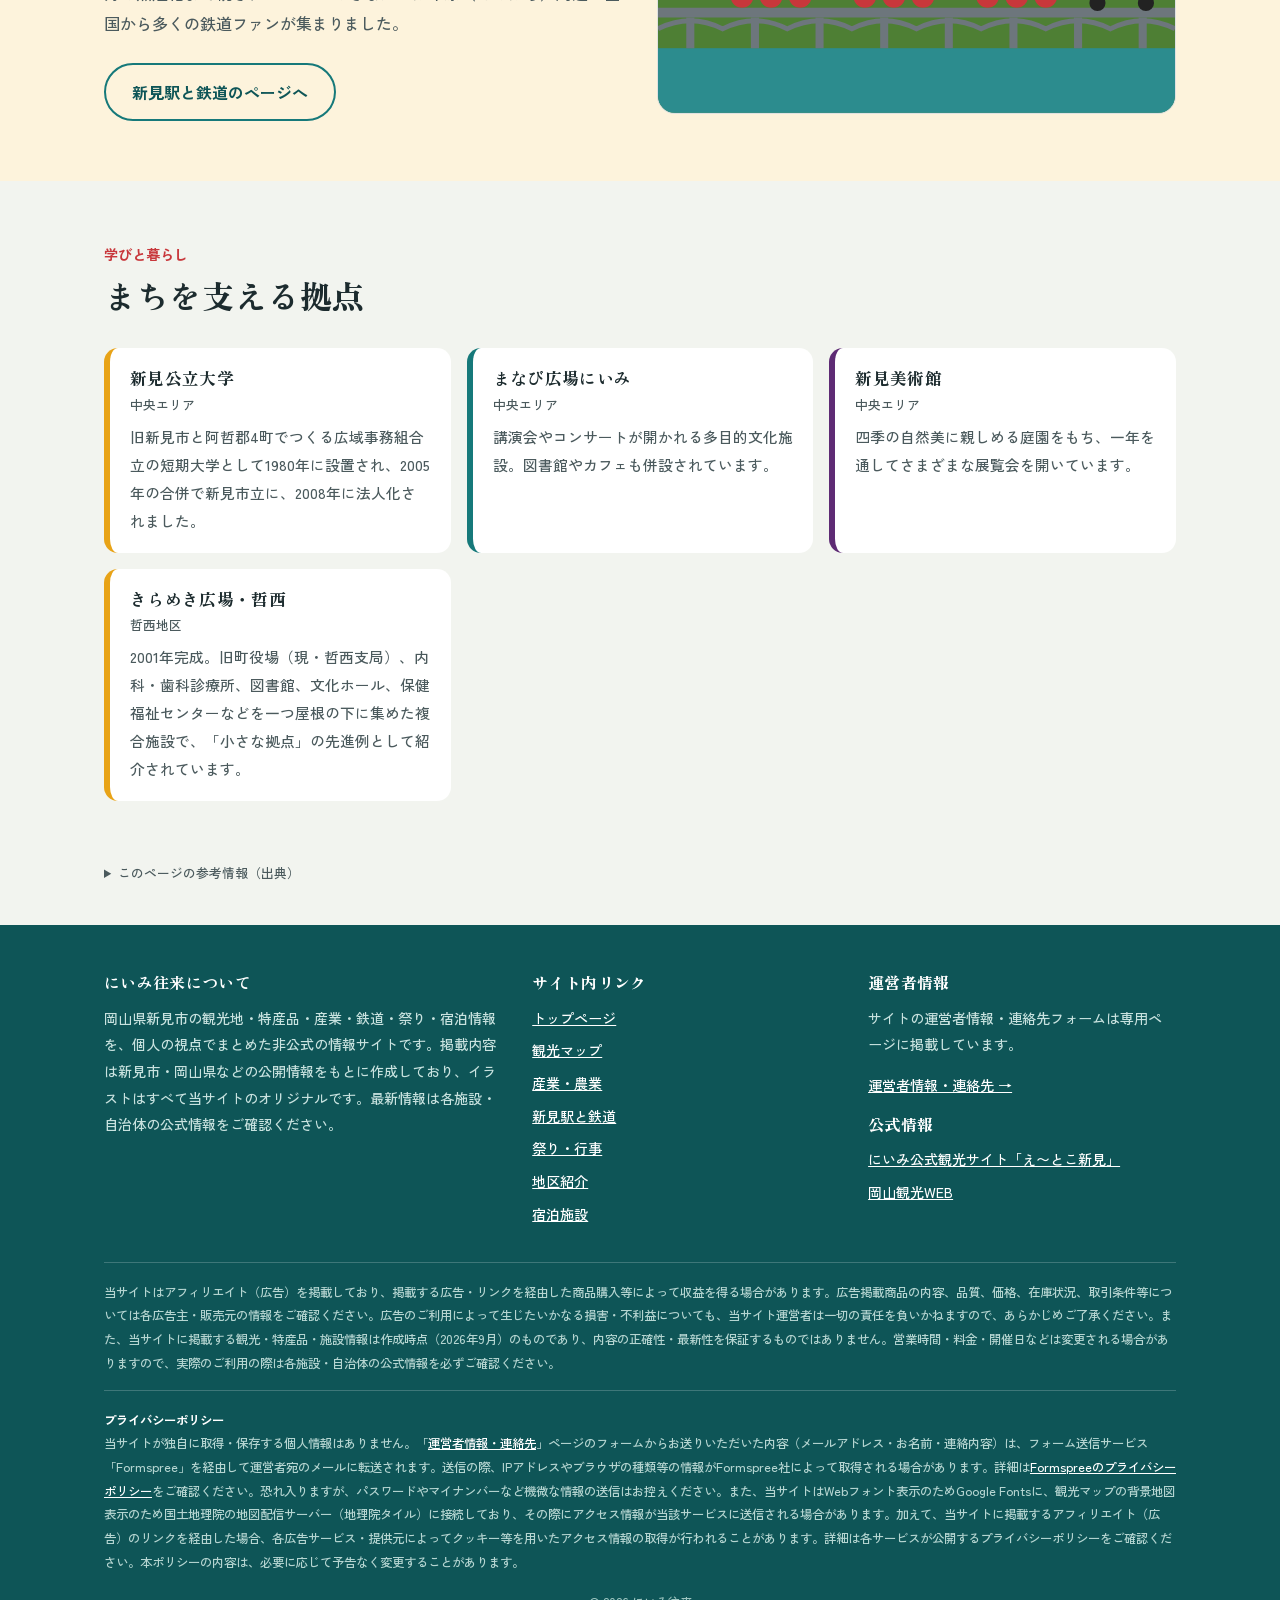
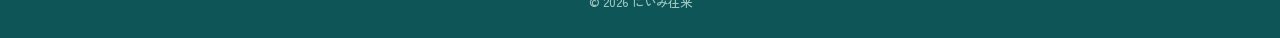
<file: sangyo.html>
<!DOCTYPE html>
<html lang="ja">
<head>
<meta charset="UTF-8">
<meta name="viewport" content="width=device-width, initial-scale=1.0">
<meta name="robots" content="index, follow">
<!-- 公開URLが決まったら href を書き換えてください -->
<link rel="canonical" href="https://leben-k.github.io/niimi/sangyo.html">
<title>産業・農業｜にいみ往来 岡山県新見市</title>
<meta name="description" content="新見市の産業と農業を紹介。石灰業、千屋牛の畜産、ピオーネやもも、りんどう、林業、キャビア・ワイン・紅茶など新しい特産づくりまで。">
<link rel="icon" type="image/svg+xml" href="favicon.svg">
<link rel="stylesheet" href="style.css">
</head>
<body>

<header class="site-header">
  <div class="wrap">
    <a class="brand" href="index.html"><svg class="brand-icon" aria-hidden="true" xmlns="http://www.w3.org/2000/svg" viewBox="0 0 64 64"><rect width="64" height="64" rx="14" fill="#16797A"/><path d="M6 44 Q14 22 26 30 Q36 14 58 40 V52 H6Z" fill="#E6E8E0"/><path d="M16 34 V52 M30 28 V52 M44 30 V52" stroke="#C4C8BB" stroke-width="2"/><circle cx="40" cy="12" r="4.2" fill="#8A4FA3"/><circle cx="48" cy="12" r="4.2" fill="#8A4FA3"/><circle cx="44" cy="19" r="4.2" fill="#5E2B74"/><circle cx="52" cy="19" r="4.2" fill="#5E2B74"/><circle cx="48" cy="26" r="4.2" fill="#8A4FA3"/><path d="M44 6 L48 10" stroke="#E8A317" stroke-width="2"/></svg><span><span class="brand-name">にいみ往来</span><span class="brand-sub">岡山県新見市 観光情報サイト（非公式）</span></span></a>
    <nav class="main-nav" aria-label="サイト内メニュー"><a href="index.html">トップ</a><a href="chizu.html">観光マップ</a><a href="sangyo.html" class="active">産業・農業</a><a href="eki.html">新見駅と鉄道</a><a href="matsuri.html">祭り・行事</a><a href="areas.html">地区紹介</a><a href="shukuhaku.html">宿泊施設</a></nav>
  </div>
</header>
<main>

<section class="hero-sub">
  <div class="wrap">
    <div class="hero-copy">
      <div><span class="lead-place">石灰岩の台地が、まちの仕事をつくってきた</span><h1>石を掘り、牛を育て、<br>台地に実りを。</h1><p>新見の産業は、この土地の地質と気候と深く結びついています。石灰岩のカルスト台地は石灰業とぶどう・桃の産地を生み、中国山地の山林と草地は林業と和牛を育ててきました。いまはキャビアやワイン、紅茶といった新しい挑戦も続いています。</p></div>
      <svg class="art" viewBox="0 0 320 180" role="img" aria-label="石灰石の採掘場と工場のイラスト" xmlns="http://www.w3.org/2000/svg" preserveAspectRatio="xMidYMid slice"><rect width="320" height="180" fill="#D6E6EC"/><path d="M0 60 H90 V80 H140 V100 H200 V120 H320 V180 H0Z" fill="#E6E8E0"/><path d="M0 60 H90 V80 H140 V100 H200 V120 H320" stroke="#C4C8BB" stroke-width="4" fill="none"/><rect x="230" y="40" width="30" height="80" fill="#9AA3A8"/><rect x="226" y="34" width="38" height="8" fill="#6D767C"/><rect x="270" y="70" width="40" height="50" fill="#B7BFC3"/><path d="M244 30 q10 -12 0 -22 q-10 -10 4 -20" stroke="#fff" stroke-width="7" fill="none" stroke-linecap="round" opacity=".9"/><g transform="translate(40 136)"><rect x="0" y="0" width="60" height="22" fill="#E8A317"/><rect x="60" y="6" width="24" height="16" fill="#E8A317"/><path d="M4 0 L14 -12 H52 L58 0Z" fill="#fff"/><circle cx="14" cy="24" r="6" fill="#1C2B2E"/><circle cx="70" cy="24" r="6" fill="#1C2B2E"/></g></svg>
    </div>
  </div>
</section>
<section class="section">
  <div class="wrap">
    <div class="section-head"><span class="tag">歴史</span><h2>山陰と山陽を結ぶ、交通と鉄の町</h2></div>
    <div class="split">
      <svg class="art" viewBox="0 0 320 180" role="img" aria-label="たたら製鉄の炎のイラスト" xmlns="http://www.w3.org/2000/svg" preserveAspectRatio="xMidYMid slice"><rect width="320" height="180" fill="#2B2330"/><rect y="130" width="320" height="50" fill="#5A4636"/><path d="M100 130 L130 70 H190 L220 130Z" fill="#8A6A52"/><path d="M140 70 Q150 30 160 60 Q170 20 180 70Z" fill="#E0712C"/><path d="M150 70 Q158 44 166 66 Q172 40 176 70Z" fill="#E8A317"/><circle cx="120" cy="40" r="2.5" fill="#E8A317"/><circle cx="200" cy="30" r="2.5" fill="#E8A317"/><circle cx="140" cy="20" r="2.5" fill="#E8A317"/><circle cx="230" cy="56" r="2.5" fill="#E8A317"/><circle cx="90" cy="60" r="2.5" fill="#E8A317"/><path d="M40 150 H90 M230 150 H290" stroke="#A48A6E" stroke-width="8" stroke-linecap="round"/></svg>
      <div>
        <p>新見の中心部は古くから山陰と山陽を結ぶ交通の要衝として栄えました。中世には京都・東寺の荘園が置かれ、近世には関氏1万8千石の新見藩の陣屋町として発展します。</p>
        <p>中国山地一帯は砂鉄の産地で、明治の初めまで砂鉄を溶かす「たたら製鉄」が盛んでした。新見の中心部はその鉄荷の集積地としてにぎわい、高梁川の高瀬舟の発着点となる川港町でもありました。険しい山道で資材を運んだのは牛で、これがのちの和牛づくりにつながっていきます。</p>
      </div>
    </div>
  </div>
</section>

<section class="section tint-river">
  <div class="wrap">
    <div class="section-head"><span class="tag">主な産業と農業</span><h2>新見を支える仕事</h2><p>市の「A級の誇り」や移住・就農の案内で紹介されている、新見の主な産業・農業です。</p></div>
    <div class="grid">
      <article class="card"><svg class="art" viewBox="0 0 320 180" role="img" aria-label="石灰石の採掘場と工場のイラスト" xmlns="http://www.w3.org/2000/svg" preserveAspectRatio="xMidYMid slice"><rect width="320" height="180" fill="#D6E6EC"/><path d="M0 60 H90 V80 H140 V100 H200 V120 H320 V180 H0Z" fill="#E6E8E0"/><path d="M0 60 H90 V80 H140 V100 H200 V120 H320" stroke="#C4C8BB" stroke-width="4" fill="none"/><rect x="230" y="40" width="30" height="80" fill="#9AA3A8"/><rect x="226" y="34" width="38" height="8" fill="#6D767C"/><rect x="270" y="70" width="40" height="50" fill="#B7BFC3"/><path d="M244 30 q10 -12 0 -22 q-10 -10 4 -20" stroke="#fff" stroke-width="7" fill="none" stroke-linecap="round" opacity=".9"/><g transform="translate(40 136)"><rect x="0" y="0" width="60" height="22" fill="#E8A317"/><rect x="60" y="6" width="24" height="16" fill="#E8A317"/><path d="M4 0 L14 -12 H52 L58 0Z" fill="#fff"/><circle cx="14" cy="24" r="6" fill="#1C2B2E"/><circle cx="70" cy="24" r="6" fill="#1C2B2E"/></g></svg><div class="card-body"><span class="place">地場産業</span><h3>石灰業</h3><p>市域の大半が石灰岩質のカルスト台地にあり、古くから地場産業として石灰業が営まれてきました。石灰石の採掘から、生石灰・消石灰・炭酸カルシウムなどの製造まで行う会社が市内にあり、製品は紙や鉄の材料、土木・環境浄化、飼料など幅広く使われています。</p></div></article>
      <article class="card"><svg class="art" viewBox="0 0 320 180" role="img" aria-label="牧草地の黒毛和牛・千屋牛のイラスト" xmlns="http://www.w3.org/2000/svg" preserveAspectRatio="xMidYMid slice"><rect width="320" height="180" fill="#DCEEF4"/><path d="M0 80 L70 40 L150 70 L230 30 L320 64 V180 H0Z" fill="#4E7F34"/><rect y="100" width="320" height="80" fill="#A9CF7A"/><g transform="translate(90 86)"><rect x="10" y="20" width="110" height="46" rx="18" fill="#1C2B2E"/><path d="M110 26 Q140 14 150 34 Q152 52 132 56 Q116 56 112 44Z" fill="#1C2B2E"/><path d="M132 18 q6 -8 14 -6 M138 22 q4 -4 10 -2" stroke="#C4C8BB" stroke-width="3" fill="none"/><circle cx="138" cy="36" r="2.5" fill="#fff"/><ellipse cx="146" cy="50" rx="6" ry="4" fill="#4A3D3D"/><rect x="22" y="60" width="10" height="26" fill="#1C2B2E"/><rect x="44" y="60" width="10" height="26" fill="#1C2B2E"/><rect x="90" y="60" width="10" height="26" fill="#1C2B2E"/><rect x="108" y="58" width="10" height="28" fill="#1C2B2E"/><path d="M10 30 Q-4 40 2 60" stroke="#1C2B2E" stroke-width="4" fill="none"/></g><g transform="translate(30 110) scale(1)"><rect x="-2" y="0" width="4" height="10" fill="#8A5A3B"/><path d="M0 -34 L14 0 H-14Z" fill="#4E7F34"/></g><g transform="translate(290 104) scale(1.2)"><rect x="-2" y="0" width="4" height="10" fill="#8A5A3B"/><path d="M0 -34 L14 0 H-14Z" fill="#4E7F34"/></g></svg><div class="card-body"><span class="place">畜産</span><h3>千屋牛の生産</h3><p>千屋地区は冷涼で雨が比較的多く、良質の草が育つことから古くから牛の生産が盛ん。日本最古の蔓牛の血統を受け継ぐ黒毛和種「千屋牛」は、飼育頭数が少なく岡山県外ではあまり味わえない希少なブランド牛です。</p></div></article>
      <article class="card"><svg class="art" viewBox="0 0 320 180" role="img" aria-label="大粒のピオーネのイラスト" xmlns="http://www.w3.org/2000/svg" preserveAspectRatio="xMidYMid slice"><rect width="320" height="180" fill="#EFE6F4"/><path d="M0 150 Q160 120 320 150 V180 H0Z" fill="#C4C8BB"/><path d="M0 30 H320" stroke="#8A5A3B" stroke-width="3"/><path d="M90 49.0 q6.6000000000000005 -19.8 19.8 -24.200000000000003" stroke="#8A5A3B" stroke-width="3.3000000000000003" fill="none"/><path d="M94.4 40.2 q-33.0 -28.6 -48.400000000000006 -4.4 q26.400000000000002 11.0 48.400000000000006 4.4Z" fill="#7BAF4A"/><circle cx="54.8" cy="60.0" r="9.9" fill="#8A4FA3"/><circle cx="51.5" cy="56.7" r="2.4" fill="#fff" opacity=".45"/><circle cx="72.4" cy="60.0" r="9.9" fill="#5E2B74"/><circle cx="69.1" cy="56.7" r="2.4" fill="#fff" opacity=".45"/><circle cx="90.0" cy="60.0" r="9.9" fill="#8A4FA3"/><circle cx="86.7" cy="56.7" r="2.4" fill="#fff" opacity=".45"/><circle cx="107.6" cy="60.0" r="9.9" fill="#5E2B74"/><circle cx="104.3" cy="56.7" r="2.4" fill="#fff" opacity=".45"/><circle cx="125.2" cy="60.0" r="9.9" fill="#8A4FA3"/><circle cx="121.9" cy="56.7" r="2.4" fill="#fff" opacity=".45"/><circle cx="63.6" cy="74.3" r="9.9" fill="#5E2B74"/><circle cx="60.3" cy="71.0" r="2.4" fill="#fff" opacity=".45"/><circle cx="81.2" cy="74.3" r="9.9" fill="#8A4FA3"/><circle cx="77.9" cy="71.0" r="2.4" fill="#fff" opacity=".45"/><circle cx="98.8" cy="74.3" r="9.9" fill="#5E2B74"/><circle cx="95.5" cy="71.0" r="2.4" fill="#fff" opacity=".45"/><circle cx="116.4" cy="74.3" r="9.9" fill="#8A4FA3"/><circle cx="113.1" cy="71.0" r="2.4" fill="#fff" opacity=".45"/><circle cx="63.6" cy="88.6" r="9.9" fill="#8A4FA3"/><circle cx="60.3" cy="85.3" r="2.4" fill="#fff" opacity=".45"/><circle cx="81.2" cy="88.6" r="9.9" fill="#5E2B74"/><circle cx="77.9" cy="85.3" r="2.4" fill="#fff" opacity=".45"/><circle cx="98.8" cy="88.6" r="9.9" fill="#8A4FA3"/><circle cx="95.5" cy="85.3" r="2.4" fill="#fff" opacity=".45"/><circle cx="116.4" cy="88.6" r="9.9" fill="#5E2B74"/><circle cx="113.1" cy="85.3" r="2.4" fill="#fff" opacity=".45"/><circle cx="72.4" cy="102.9" r="9.9" fill="#5E2B74"/><circle cx="69.1" cy="99.6" r="2.4" fill="#fff" opacity=".45"/><circle cx="90.0" cy="102.9" r="9.9" fill="#8A4FA3"/><circle cx="86.7" cy="99.6" r="2.4" fill="#fff" opacity=".45"/><circle cx="107.6" cy="102.9" r="9.9" fill="#5E2B74"/><circle cx="104.3" cy="99.6" r="2.4" fill="#fff" opacity=".45"/><circle cx="81.2" cy="117.2" r="9.9" fill="#8A4FA3"/><circle cx="77.9" cy="113.9" r="2.4" fill="#fff" opacity=".45"/><circle cx="98.8" cy="117.2" r="9.9" fill="#5E2B74"/><circle cx="95.5" cy="113.9" r="2.4" fill="#fff" opacity=".45"/><circle cx="90.0" cy="131.5" r="9.9" fill="#5E2B74"/><circle cx="86.7" cy="128.2" r="2.4" fill="#fff" opacity=".45"/><path d="M200 43.5 q7.5 -22.5 22.5 -27.5" stroke="#8A5A3B" stroke-width="3.75" fill="none"/><path d="M205.0 33.5 q-37.5 -32.5 -55.0 -5.0 q30.0 12.5 55.0 5.0Z" fill="#7BAF4A"/><circle cx="160.0" cy="56.0" r="11.2" fill="#8A4FA3"/><circle cx="156.2" cy="52.2" r="2.8" fill="#fff" opacity=".45"/><circle cx="180.0" cy="56.0" r="11.2" fill="#5E2B74"/><circle cx="176.2" cy="52.2" r="2.8" fill="#fff" opacity=".45"/><circle cx="200.0" cy="56.0" r="11.2" fill="#8A4FA3"/><circle cx="196.2" cy="52.2" r="2.8" fill="#fff" opacity=".45"/><circle cx="220.0" cy="56.0" r="11.2" fill="#5E2B74"/><circle cx="216.2" cy="52.2" r="2.8" fill="#fff" opacity=".45"/><circle cx="240.0" cy="56.0" r="11.2" fill="#8A4FA3"/><circle cx="236.2" cy="52.2" r="2.8" fill="#fff" opacity=".45"/><circle cx="170.0" cy="72.2" r="11.2" fill="#5E2B74"/><circle cx="166.2" cy="68.5" r="2.8" fill="#fff" opacity=".45"/><circle cx="190.0" cy="72.2" r="11.2" fill="#8A4FA3"/><circle cx="186.2" cy="68.5" r="2.8" fill="#fff" opacity=".45"/><circle cx="210.0" cy="72.2" r="11.2" fill="#5E2B74"/><circle cx="206.2" cy="68.5" r="2.8" fill="#fff" opacity=".45"/><circle cx="230.0" cy="72.2" r="11.2" fill="#8A4FA3"/><circle cx="226.2" cy="68.5" r="2.8" fill="#fff" opacity=".45"/><circle cx="170.0" cy="88.5" r="11.2" fill="#8A4FA3"/><circle cx="166.2" cy="84.8" r="2.8" fill="#fff" opacity=".45"/><circle cx="190.0" cy="88.5" r="11.2" fill="#5E2B74"/><circle cx="186.2" cy="84.8" r="2.8" fill="#fff" opacity=".45"/><circle cx="210.0" cy="88.5" r="11.2" fill="#8A4FA3"/><circle cx="206.2" cy="84.8" r="2.8" fill="#fff" opacity=".45"/><circle cx="230.0" cy="88.5" r="11.2" fill="#5E2B74"/><circle cx="226.2" cy="84.8" r="2.8" fill="#fff" opacity=".45"/><circle cx="180.0" cy="104.8" r="11.2" fill="#5E2B74"/><circle cx="176.2" cy="101.0" r="2.8" fill="#fff" opacity=".45"/><circle cx="200.0" cy="104.8" r="11.2" fill="#8A4FA3"/><circle cx="196.2" cy="101.0" r="2.8" fill="#fff" opacity=".45"/><circle cx="220.0" cy="104.8" r="11.2" fill="#5E2B74"/><circle cx="216.2" cy="101.0" r="2.8" fill="#fff" opacity=".45"/><circle cx="190.0" cy="121.0" r="11.2" fill="#8A4FA3"/><circle cx="186.2" cy="117.2" r="2.8" fill="#fff" opacity=".45"/><circle cx="210.0" cy="121.0" r="11.2" fill="#5E2B74"/><circle cx="206.2" cy="117.2" r="2.8" fill="#fff" opacity=".45"/><circle cx="200.0" cy="137.2" r="11.2" fill="#5E2B74"/><circle cx="196.2" cy="133.5" r="2.8" fill="#fff" opacity=".45"/><path d="M290 61.0 q5.4 -16.2 16.2 -19.8" stroke="#8A5A3B" stroke-width="2.7" fill="none"/><path d="M293.6 53.8 q-27.0 -23.400000000000002 -39.6 -3.6 q21.6 9.0 39.6 3.6Z" fill="#7BAF4A"/><circle cx="261.2" cy="70.0" r="8.1" fill="#8A4FA3"/><circle cx="258.5" cy="67.3" r="2.0" fill="#fff" opacity=".45"/><circle cx="275.6" cy="70.0" r="8.1" fill="#5E2B74"/><circle cx="272.9" cy="67.3" r="2.0" fill="#fff" opacity=".45"/><circle cx="290.0" cy="70.0" r="8.1" fill="#8A4FA3"/><circle cx="287.3" cy="67.3" r="2.0" fill="#fff" opacity=".45"/><circle cx="304.4" cy="70.0" r="8.1" fill="#5E2B74"/><circle cx="301.7" cy="67.3" r="2.0" fill="#fff" opacity=".45"/><circle cx="318.8" cy="70.0" r="8.1" fill="#8A4FA3"/><circle cx="316.1" cy="67.3" r="2.0" fill="#fff" opacity=".45"/><circle cx="268.4" cy="81.7" r="8.1" fill="#5E2B74"/><circle cx="265.7" cy="79.0" r="2.0" fill="#fff" opacity=".45"/><circle cx="282.8" cy="81.7" r="8.1" fill="#8A4FA3"/><circle cx="280.1" cy="79.0" r="2.0" fill="#fff" opacity=".45"/><circle cx="297.2" cy="81.7" r="8.1" fill="#5E2B74"/><circle cx="294.5" cy="79.0" r="2.0" fill="#fff" opacity=".45"/><circle cx="311.6" cy="81.7" r="8.1" fill="#8A4FA3"/><circle cx="308.9" cy="79.0" r="2.0" fill="#fff" opacity=".45"/><circle cx="268.4" cy="93.4" r="8.1" fill="#8A4FA3"/><circle cx="265.7" cy="90.7" r="2.0" fill="#fff" opacity=".45"/><circle cx="282.8" cy="93.4" r="8.1" fill="#5E2B74"/><circle cx="280.1" cy="90.7" r="2.0" fill="#fff" opacity=".45"/><circle cx="297.2" cy="93.4" r="8.1" fill="#8A4FA3"/><circle cx="294.5" cy="90.7" r="2.0" fill="#fff" opacity=".45"/><circle cx="311.6" cy="93.4" r="8.1" fill="#5E2B74"/><circle cx="308.9" cy="90.7" r="2.0" fill="#fff" opacity=".45"/><circle cx="275.6" cy="105.1" r="8.1" fill="#5E2B74"/><circle cx="272.9" cy="102.4" r="2.0" fill="#fff" opacity=".45"/><circle cx="290.0" cy="105.1" r="8.1" fill="#8A4FA3"/><circle cx="287.3" cy="102.4" r="2.0" fill="#fff" opacity=".45"/><circle cx="304.4" cy="105.1" r="8.1" fill="#5E2B74"/><circle cx="301.7" cy="102.4" r="2.0" fill="#fff" opacity=".45"/><circle cx="282.8" cy="116.8" r="8.1" fill="#8A4FA3"/><circle cx="280.1" cy="114.1" r="2.0" fill="#fff" opacity=".45"/><circle cx="297.2" cy="116.8" r="8.1" fill="#5E2B74"/><circle cx="294.5" cy="114.1" r="2.0" fill="#fff" opacity=".45"/><circle cx="290.0" cy="128.5" r="8.1" fill="#5E2B74"/><circle cx="287.3" cy="125.8" r="2.0" fill="#fff" opacity=".45"/></svg><div class="card-body"><span class="place">果樹</span><h3>ピオーネ・もも</h3><p>南東エリアの豊永・草間は、昭和50年代後半まで葉たばこの大産地でした。減反や連作障害で作付けが減るなか、代わりの作物としてピオーネが選ばれ、農協や市、普及センターの支援で産地が広がりました。桃もカルスト台地で盛んに栽培されています。</p></div></article>
      <article class="card"><svg class="art" viewBox="0 0 320 180" role="img" aria-label="青紫のりんどうのイラスト" xmlns="http://www.w3.org/2000/svg" preserveAspectRatio="xMidYMid slice"><rect width="320" height="180" fill="#E8EEFA"/><path d="M70 170 Q64 110 70 60" stroke="#4E7F34" stroke-width="3" fill="none"/><g transform="translate(70 68) rotate(-10)"><path d="M0 0 L-9 -26 Q0 -20 9 -26Z" fill="#3E5FC6"/><path d="M-9 -26 l3 -6 l3 5 l3 -5 l3 5 l3 -5 l2 6" fill="#5A7BE0"/></g><g transform="translate(66 96) rotate(14)"><path d="M0 0 L-9 -26 Q0 -20 9 -26Z" fill="#3E5FC6"/><path d="M-9 -26 l3 -6 l3 5 l3 -5 l3 5 l3 -5 l2 6" fill="#5A7BE0"/></g><g transform="translate(72 122) rotate(-16)"><path d="M0 0 L-9 -26 Q0 -20 9 -26Z" fill="#3E5FC6"/><path d="M-9 -26 l3 -6 l3 5 l3 -5 l3 5 l3 -5 l2 6" fill="#5A7BE0"/></g><ellipse cx="82" cy="140" rx="12" ry="4" fill="#7BAF4A" transform="rotate(-30 82 140)"/><path d="M130 170 Q124 110 130 60" stroke="#4E7F34" stroke-width="3" fill="none"/><g transform="translate(130 68) rotate(-10)"><path d="M0 0 L-9 -26 Q0 -20 9 -26Z" fill="#3E5FC6"/><path d="M-9 -26 l3 -6 l3 5 l3 -5 l3 5 l3 -5 l2 6" fill="#5A7BE0"/></g><g transform="translate(126 96) rotate(14)"><path d="M0 0 L-9 -26 Q0 -20 9 -26Z" fill="#3E5FC6"/><path d="M-9 -26 l3 -6 l3 5 l3 -5 l3 5 l3 -5 l2 6" fill="#5A7BE0"/></g><g transform="translate(132 122) rotate(-16)"><path d="M0 0 L-9 -26 Q0 -20 9 -26Z" fill="#3E5FC6"/><path d="M-9 -26 l3 -6 l3 5 l3 -5 l3 5 l3 -5 l2 6" fill="#5A7BE0"/></g><ellipse cx="142" cy="140" rx="12" ry="4" fill="#7BAF4A" transform="rotate(-30 142 140)"/><path d="M190 170 Q184 110 190 60" stroke="#4E7F34" stroke-width="3" fill="none"/><g transform="translate(190 68) rotate(-10)"><path d="M0 0 L-9 -26 Q0 -20 9 -26Z" fill="#3E5FC6"/><path d="M-9 -26 l3 -6 l3 5 l3 -5 l3 5 l3 -5 l2 6" fill="#5A7BE0"/></g><g transform="translate(186 96) rotate(14)"><path d="M0 0 L-9 -26 Q0 -20 9 -26Z" fill="#3E5FC6"/><path d="M-9 -26 l3 -6 l3 5 l3 -5 l3 5 l3 -5 l2 6" fill="#5A7BE0"/></g><g transform="translate(192 122) rotate(-16)"><path d="M0 0 L-9 -26 Q0 -20 9 -26Z" fill="#3E5FC6"/><path d="M-9 -26 l3 -6 l3 5 l3 -5 l3 5 l3 -5 l2 6" fill="#5A7BE0"/></g><ellipse cx="202" cy="140" rx="12" ry="4" fill="#7BAF4A" transform="rotate(-30 202 140)"/><path d="M250 170 Q244 110 250 60" stroke="#4E7F34" stroke-width="3" fill="none"/><g transform="translate(250 68) rotate(-10)"><path d="M0 0 L-9 -26 Q0 -20 9 -26Z" fill="#3E5FC6"/><path d="M-9 -26 l3 -6 l3 5 l3 -5 l3 5 l3 -5 l2 6" fill="#5A7BE0"/></g><g transform="translate(246 96) rotate(14)"><path d="M0 0 L-9 -26 Q0 -20 9 -26Z" fill="#3E5FC6"/><path d="M-9 -26 l3 -6 l3 5 l3 -5 l3 5 l3 -5 l2 6" fill="#5A7BE0"/></g><g transform="translate(252 122) rotate(-16)"><path d="M0 0 L-9 -26 Q0 -20 9 -26Z" fill="#3E5FC6"/><path d="M-9 -26 l3 -6 l3 5 l3 -5 l3 5 l3 -5 l2 6" fill="#5A7BE0"/></g><ellipse cx="262" cy="140" rx="12" ry="4" fill="#7BAF4A" transform="rotate(-30 262 140)"/></svg><div class="card-body"><span class="place">花き</span><h3>りんどう</h3><p>西日本最大級のりんどう産地。哲多地区では、比較的少ない資本で始められる新規就農の品目としてりんどう栽培が案内されています。</p></div></article>
      <article class="card"><svg class="art" viewBox="0 0 320 180" role="img" aria-label="スギ・ヒノキの森のイラスト" xmlns="http://www.w3.org/2000/svg" preserveAspectRatio="xMidYMid slice"><rect width="320" height="180" fill="#DCEEE2"/><path d="M0 90 Q160 50 320 90 V180 H0Z" fill="#7BAF4A"/><g transform="translate(20 150) scale(1.4)"><rect x="-2" y="0" width="4" height="10" fill="#8A5A3B"/><path d="M0 -34 L14 0 H-14Z" fill="#4E7F34"/></g><g transform="translate(50 140) scale(1.6)"><rect x="-2" y="0" width="4" height="10" fill="#8A5A3B"/><path d="M0 -34 L14 0 H-14Z" fill="#3F6B2B"/></g><g transform="translate(84 152) scale(1.3)"><rect x="-2" y="0" width="4" height="10" fill="#8A5A3B"/><path d="M0 -34 L14 0 H-14Z" fill="#4E7F34"/></g><g transform="translate(118 138) scale(1.7)"><rect x="-2" y="0" width="4" height="10" fill="#8A5A3B"/><path d="M0 -34 L14 0 H-14Z" fill="#3F6B2B"/></g><g transform="translate(152 150) scale(1.4)"><rect x="-2" y="0" width="4" height="10" fill="#8A5A3B"/><path d="M0 -34 L14 0 H-14Z" fill="#4E7F34"/></g><g transform="translate(186 140) scale(1.6)"><rect x="-2" y="0" width="4" height="10" fill="#8A5A3B"/><path d="M0 -34 L14 0 H-14Z" fill="#3F6B2B"/></g><g transform="translate(220 152) scale(1.3)"><rect x="-2" y="0" width="4" height="10" fill="#8A5A3B"/><path d="M0 -34 L14 0 H-14Z" fill="#4E7F34"/></g><g transform="translate(254 138) scale(1.7)"><rect x="-2" y="0" width="4" height="10" fill="#8A5A3B"/><path d="M0 -34 L14 0 H-14Z" fill="#3F6B2B"/></g><g transform="translate(290 150) scale(1.5)"><rect x="-2" y="0" width="4" height="10" fill="#8A5A3B"/><path d="M0 -34 L14 0 H-14Z" fill="#4E7F34"/></g><rect y="160" width="320" height="20" fill="#7A5436"/></svg><div class="card-body"><span class="place">林業</span><h3>スギ・ヒノキの森</h3><p>森林面積は市域の約87％で、岡山県内1位（2019年の移住情報サイトによる）。スギ・ヒノキの人工林が多く、市の木もヒノキです。林業の担い手を増やす取り組みも行われています。</p></div></article>
      <article class="card"><svg class="art" viewBox="0 0 320 180" role="img" aria-label="チョウザメとキャビアのイラスト" xmlns="http://www.w3.org/2000/svg" preserveAspectRatio="xMidYMid slice"><rect width="320" height="180" fill="#DDF0F0"/><rect y="120" width="320" height="60" fill="#2C8C8E" opacity=".3"/><g transform="translate(30 70)"><path d="M0 20 Q60 -6 140 14 L170 0 L164 24 L172 44 L140 30 Q60 50 0 26Z" fill="#7F8C94"/><path d="M20 12 L40 8 L60 10 L80 12 L100 14 L120 16" stroke="#C7D1D6" stroke-width="4" stroke-dasharray="4 6" fill="none"/><circle cx="16" cy="18" r="2.5" fill="#1C2B2E"/><path d="M2 24 l-6 8 M8 26 l-4 9" stroke="#5B666D" stroke-width="1.5"/></g><ellipse cx="230" cy="126" rx="44" ry="10" fill="#A7B2B8"/><rect x="186" y="96" width="88" height="30" fill="#C9D2D6"/><ellipse cx="230" cy="96" rx="44" ry="10" fill="#E3E9EC"/><ellipse cx="230" cy="96" rx="40" ry="8" fill="#222" opacity=".9"/><circle cx="196" cy="94" r="2.6" fill="#3a3a3a"/><circle cx="203" cy="96" r="2.6" fill="#3a3a3a"/><circle cx="210" cy="98" r="2.6" fill="#3a3a3a"/><circle cx="217" cy="94" r="2.6" fill="#3a3a3a"/><circle cx="224" cy="96" r="2.6" fill="#3a3a3a"/><circle cx="231" cy="98" r="2.6" fill="#3a3a3a"/><circle cx="238" cy="94" r="2.6" fill="#3a3a3a"/><circle cx="245" cy="96" r="2.6" fill="#3a3a3a"/><circle cx="252" cy="98" r="2.6" fill="#3a3a3a"/><circle cx="259" cy="94" r="2.6" fill="#3a3a3a"/></svg><div class="card-body"><span class="place">新しい特産</span><h3>キャビア・ワイン・紅茶</h3><p>チョウザメ養殖（2000年〜）、石灰岩土壌を生かしたワイン醸造（新見A級グルメワイン特区）、ダージリンに似た大佐山での紅茶栽培（2005年〜）。清流と台地を生かした新しい産業が育っています。</p></div></article>
    </div>
  </div>
</section>

<section class="section">
  <div class="wrap">
    <div class="section-head"><span class="tag">地区ごとの農業</span><h2>エリアで変わる、つくるもの</h2><p>南北・東西に広い新見市は、地区によって気候も土地も違います。移住・就農の案内から、地区ごとの特色をまとめました。</p></div>
    <div class="table-scroll">
      <table class="info">
        <tr><th>新見地区</th><td>北部は冬に必ず雪が積もり、スキー場や温泉がある。北の千屋は千屋牛の産地。南部はカルスト台地と石灰岩土壌を生かしたピオーネ栽培が盛んで、新規就農の移住者も多いエリア。</td></tr>
        <tr><th>哲多地区</th><td>新規就農制度の品目の一つ、りんどう栽培。ぶどうに適した気候を生かしたワイン用ぶどうの栽培・醸造も行われている。</td></tr>
        <tr><th>哲西地区</th><td>広島県との県境に位置し、米づくりが盛ん。道の駅では哲西栗を使った商品も。</td></tr>
        <tr><th>神郷地区</th><td>新規就農者向けのトマト専用ほ場がある。和牛の源流「竹の谷蔓」発祥の地。</td></tr>
        <tr><th>大佐地区</th><td>大佐山の中腹で紅茶を栽培。大佐山を中心としたアウトドア観光も。</td></tr>
      </table>
    </div>
  </div>
</section>

<section class="section tint-gold">
  <div class="wrap">
    <div class="split reverse">
      <svg class="art" viewBox="0 0 320 180" role="img" aria-label="D51形蒸気機関車の三重連のイラスト" xmlns="http://www.w3.org/2000/svg" preserveAspectRatio="xMidYMid slice"><rect width="320" height="180" fill="#E7ECEF"/><path d="M0 90 L60 60 L140 80 L220 50 L320 80 V180 H0Z" fill="#4E7F34"/><rect y="140" width="320" height="40" fill="#2C8C8E"/><path d="M0 118 H320" stroke="#6D767C" stroke-width="6"/><path d="M20 121 V140" stroke="#6D767C" stroke-width="5"/><path d="M60 121 V140" stroke="#6D767C" stroke-width="5"/><path d="M100 121 V140" stroke="#6D767C" stroke-width="5"/><path d="M140 121 V140" stroke="#6D767C" stroke-width="5"/><path d="M180 121 V140" stroke="#6D767C" stroke-width="5"/><path d="M220 121 V140" stroke="#6D767C" stroke-width="5"/><path d="M260 121 V140" stroke="#6D767C" stroke-width="5"/><path d="M300 121 V140" stroke="#6D767C" stroke-width="5"/><path d="M0 128 Q20 118 40 128 Q60 118 80 128 Q100 118 120 128 Q140 118 160 128 Q180 118 200 128 Q220 118 240 128 Q260 118 280 128 Q300 118 320 128" stroke="#6D767C" stroke-width="3" fill="none"/><ellipse cx="56" cy="64" rx="14" ry="9.8" fill="#4A4A4A" opacity=".75"/><ellipse cx="80" cy="44" rx="20" ry="14.0" fill="#4A4A4A" opacity=".75"/><ellipse cx="116" cy="30" rx="24" ry="16.8" fill="#4A4A4A" opacity=".75"/><ellipse cx="130" cy="66" rx="14" ry="9.8" fill="#4A4A4A" opacity=".75"/><ellipse cx="156" cy="44" rx="20" ry="14.0" fill="#4A4A4A" opacity=".75"/><ellipse cx="192" cy="28" rx="24" ry="16.8" fill="#4A4A4A" opacity=".75"/><ellipse cx="206" cy="66" rx="14" ry="9.8" fill="#4A4A4A" opacity=".75"/><ellipse cx="232" cy="44" rx="20" ry="14.0" fill="#4A4A4A" opacity=".75"/><ellipse cx="270" cy="26" rx="26" ry="18.2" fill="#4A4A4A" opacity=".75"/><g transform="translate(40 80) scale(1.0)"><rect x="0" y="6" width="60" height="18" rx="4" fill="#1A1A1A"/><rect x="46" y="-6" width="22" height="30" fill="#1A1A1A"/><rect x="50" y="-2" width="8" height="8" fill="#F6D36B"/><rect x="10" y="-4" width="8" height="10" fill="#1A1A1A"/><rect x="26" y="0" width="12" height="6" rx="3" fill="#1A1A1A"/><circle cx="-2" cy="15" r="5" fill="#EFEFEF"/><circle cx="12" cy="28" r="7" fill="#C8373B"/><circle cx="30" cy="28" r="7" fill="#C8373B"/><circle cx="48" cy="28" r="7" fill="#C8373B"/><path d="M12 28 H48" stroke="#ddd" stroke-width="2"/></g><g transform="translate(116 80) scale(1.0)"><rect x="0" y="6" width="60" height="18" rx="4" fill="#1A1A1A"/><rect x="46" y="-6" width="22" height="30" fill="#1A1A1A"/><rect x="50" y="-2" width="8" height="8" fill="#F6D36B"/><rect x="10" y="-4" width="8" height="10" fill="#1A1A1A"/><rect x="26" y="0" width="12" height="6" rx="3" fill="#1A1A1A"/><circle cx="-2" cy="15" r="5" fill="#EFEFEF"/><circle cx="12" cy="28" r="7" fill="#C8373B"/><circle cx="30" cy="28" r="7" fill="#C8373B"/><circle cx="48" cy="28" r="7" fill="#C8373B"/><path d="M12 28 H48" stroke="#ddd" stroke-width="2"/></g><g transform="translate(192 80) scale(1.0)"><rect x="0" y="6" width="60" height="18" rx="4" fill="#1A1A1A"/><rect x="46" y="-6" width="22" height="30" fill="#1A1A1A"/><rect x="50" y="-2" width="8" height="8" fill="#F6D36B"/><rect x="10" y="-4" width="8" height="10" fill="#1A1A1A"/><rect x="26" y="0" width="12" height="6" rx="3" fill="#1A1A1A"/><circle cx="-2" cy="15" r="5" fill="#EFEFEF"/><circle cx="12" cy="28" r="7" fill="#C8373B"/><circle cx="30" cy="28" r="7" fill="#C8373B"/><circle cx="48" cy="28" r="7" fill="#C8373B"/><path d="M12 28 H48" stroke="#ddd" stroke-width="2"/></g><rect x="262" y="88" width="50" height="22" fill="#5A5A5A"/><circle cx="272" cy="112" r="5" fill="#222"/><circle cx="302" cy="112" r="5" fill="#222"/></svg>
      <div>
        <span class="tag" style="color:var(--maple);font-weight:700;font-size:.88rem;">産業と鉄道</span>
        <h3>石灰石を運んだ「D51三重連」</h3>
        <p>新見の石灰は鉄道で運ばれました。足立の石灰工場から姫路方面へ石灰石を運ぶ伯備線の重量貨物は、急勾配を越えるためD51形蒸気機関車が重連で牽き、回送の機関車が先頭に付いて三重連になりました。1972年3月の無煙化まで続き、SLブームのさなかには布原（ぬのはら）周辺に全国から多くの鉄道ファンが集まりました。</p>
        <a class="btn btn-outline" href="eki.html">新見駅と鉄道のページへ</a>
      </div>
    </div>
  </div>
</section>

<section class="section">
  <div class="wrap">
    <div class="section-head"><span class="tag">学びと暮らし</span><h2>まちを支える拠点</h2></div>
    <div class="spots">
      <div class="spot"><h3>新見公立大学</h3><span class="where">中央エリア</span><p>旧新見市と阿哲郡4町でつくる広域事務組合立の短期大学として1980年に設置され、2005年の合併で新見市立に、2008年に法人化されました。</p></div>
      <div class="spot"><h3>まなび広場にいみ</h3><span class="where">中央エリア</span><p>講演会やコンサートが開かれる多目的文化施設。図書館やカフェも併設されています。</p></div>
      <div class="spot"><h3>新見美術館</h3><span class="where">中央エリア</span><p>四季の自然美に親しめる庭園をもち、一年を通してさまざまな展覧会を開いています。</p></div>
      <div class="spot"><h3>きらめき広場・哲西</h3><span class="where">哲西地区</span><p>2001年完成。旧町役場（現・哲西支局）、内科・歯科診療所、図書館、文化ホール、保健福祉センターなどを一つ屋根の下に集めた複合施設で、「小さな拠点」の先進例として紹介されています。</p></div>
    </div>
  </div>
</section>
<div class="sources wrap" style="padding-bottom:40px;"><details><summary>このページの参考情報（出典）</summary><ul><li><a href="https://www.zenkan.jp/honbu/newtoshi/64/niimi.html" target="_blank" rel="noopener">全国都市監査委員会 新加入都市紹介「新見市」</a></li><li><a href="https://www.city.niimi.okayama.jp/gyosei/gyosei_detail/index/7250.html" target="_blank" rel="noopener">石灰のまちにいみ（新見市公式番組動画）</a></li><li><a href="https://ashidachi.co.jp/company/overview/" target="_blank" rel="noopener">足立石灰工業 企業情報</a></li><li><a href="https://www.city.niimi.okayama.jp/kanko/spot/spot_detail/index/109.html" target="_blank" rel="noopener">◆特産品◆ ピオーネ（え〜とこ新見）</a></li><li><a href="https://nimmi.jp/main190405/" target="_blank" rel="noopener">にいみってどんなところ？（ニミログ）</a></li><li><a href="https://drfc-ob.com/wp/archives/163793" target="_blank" rel="noopener">布原信号場（DRFC-OB「信号場を巡る」）</a></li><li><a href="https://www.niimi-u.ac.jp/index.cfm/6,3516,21,html" target="_blank" rel="noopener">新見公立大学 新見市と大学との関係</a></li><li><a href="http://www.npo-kirameki.jp/chugoku.html" target="_blank" rel="noopener">中国地方中山間地域振興協議会「きらめき広場・哲西」</a></li></ul></details></div>
</main>
<!-- ===================== アフィリエイト広告（下部・2枠横並び） ===================== -->
<section class="section tint-pione" hidden>
  <div class="wrap">
    <div class="section-head"><span class="tag">PR</span><h2>広告</h2></div>
    <div class="ad-row">
      <!-- アフィリエイト広告3（シートの枠ID: ad3） -->
      <div class="ad-slot" data-ad-slot="ad3" hidden>
        <span class="ad-label">広告</span>
        <div class="ad-body"></div>
      </div>
    </div>
  </div>
</section>

<footer class="site-footer">
  <div class="wrap">
    <div class="footer-grid">
      <div>
        <h4>にいみ往来について</h4>
        <p>岡山県新見市の観光地・特産品・産業・鉄道・祭り・宿泊情報を、個人の視点でまとめた非公式の情報サイトです。掲載内容は新見市・岡山県などの公開情報をもとに作成しており、イラストはすべて当サイトのオリジナルです。最新情報は各施設・自治体の公式情報をご確認ください。</p>
      </div>
      <div>
        <h4>サイト内リンク</h4>
        <ul><li><a href="index.html">トップページ</a></li><li><a href="chizu.html">観光マップ</a></li><li><a href="sangyo.html">産業・農業</a></li><li><a href="eki.html">新見駅と鉄道</a></li><li><a href="matsuri.html">祭り・行事</a></li><li><a href="areas.html">地区紹介</a></li><li><a href="shukuhaku.html">宿泊施設</a></li></ul>
      </div>
      <div>
        <h4>運営者情報</h4>
        <p>サイトの運営者情報・連絡先フォームは専用ページに掲載しています。</p>
        <ul><li><a href="unei.html">運営者情報・連絡先 &rarr;</a></li></ul>
        <h4 style="margin-top:14px;">公式情報</h4>
        <ul>
          <li><a href="https://www.city.niimi.okayama.jp/kanko/" target="_blank" rel="noopener">にいみ公式観光サイト「え〜とこ新見」</a></li>
          <li><a href="https://www.okayama-kanko.jp/" target="_blank" rel="noopener">岡山観光WEB</a></li>
        </ul>
      </div>
    </div>
    <div class="disclaimer">
      当サイトはアフィリエイト（広告）を掲載しており、掲載する広告・リンクを経由した商品購入等によって収益を得る場合があります。広告掲載商品の内容、品質、価格、在庫状況、取引条件等については各広告主・販売元の情報をご確認ください。広告のご利用によって生じたいかなる損害・不利益についても、当サイト運営者は一切の責任を負いかねますので、あらかじめご了承ください。また、当サイトに掲載する観光・特産品・施設情報は作成時点（2026年9月）のものであり、内容の正確性・最新性を保証するものではありません。営業時間・料金・開催日などは変更される場合がありますので、実際のご利用の際は各施設・自治体の公式情報を必ずご確認ください。
    </div>
    <div class="disclaimer" style="margin-top:14px;">
      <strong style="color:#fff;">プライバシーポリシー</strong><br>
      当サイトが独自に取得・保存する個人情報はありません。「<a href="unei.html">運営者情報・連絡先</a>」ページのフォームからお送りいただいた内容（メールアドレス・お名前・連絡内容）は、フォーム送信サービス「Formspree」を経由して運営者宛のメールに転送されます。送信の際、IPアドレスやブラウザの種類等の情報がFormspree社によって取得される場合があります。詳細は<a href="https://formspree.io/legal/privacy-policy/" target="_blank" rel="noopener noreferrer">Formspreeのプライバシーポリシー</a>をご確認ください。恐れ入りますが、パスワードやマイナンバーなど機微な情報の送信はお控えください。また、当サイトはWebフォント表示のためGoogle Fontsに、観光マップの背景地図表示のため国土地理院の地図配信サーバー（地理院タイル）に接続しており、その際にアクセス情報が当該サービスに送信される場合があります。加えて、当サイトに掲載するアフィリエイト（広告）のリンクを経由した場合、各広告サービス・提供元によってクッキー等を用いたアクセス情報の取得が行われることがあります。詳細は各サービスが公開するプライバシーポリシーをご確認ください。本ポリシーの内容は、必要に応じて予告なく変更することがあります。
    </div>
    <div class="copyright"><span id="copyright-text">© 2026 にいみ往来</span></div>
  </div>
</footer>

<script>
(function(){
  var startYear = 2026;
  var currentYear = new Date().getFullYear();
  var yearText = currentYear > startYear ? (startYear + '-' + currentYear) : String(startYear);
  var el = document.getElementById('copyright-text');
  if (el) { el.textContent = '© ' + yearText + ' にいみ往来'; }
})();
</script>
<script src="ads.js" defer></script>
</body>
</html>
</file>
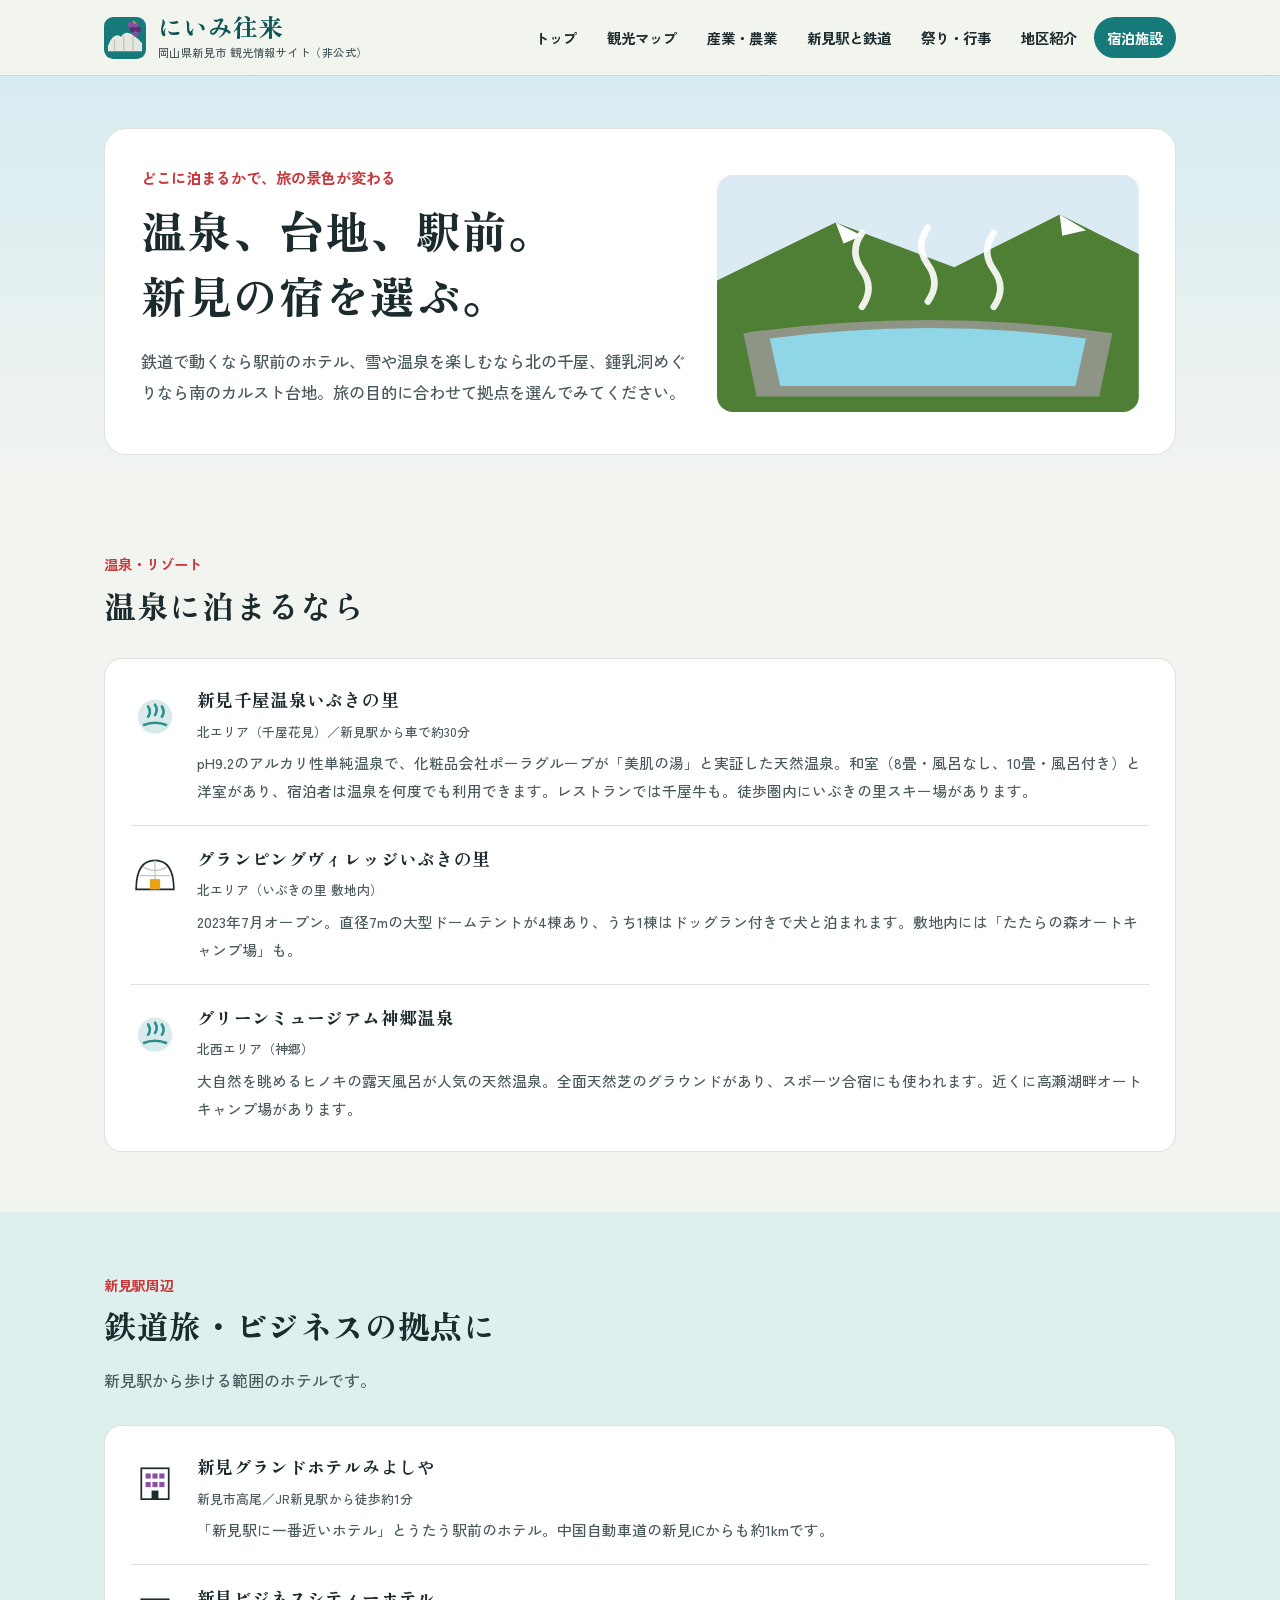
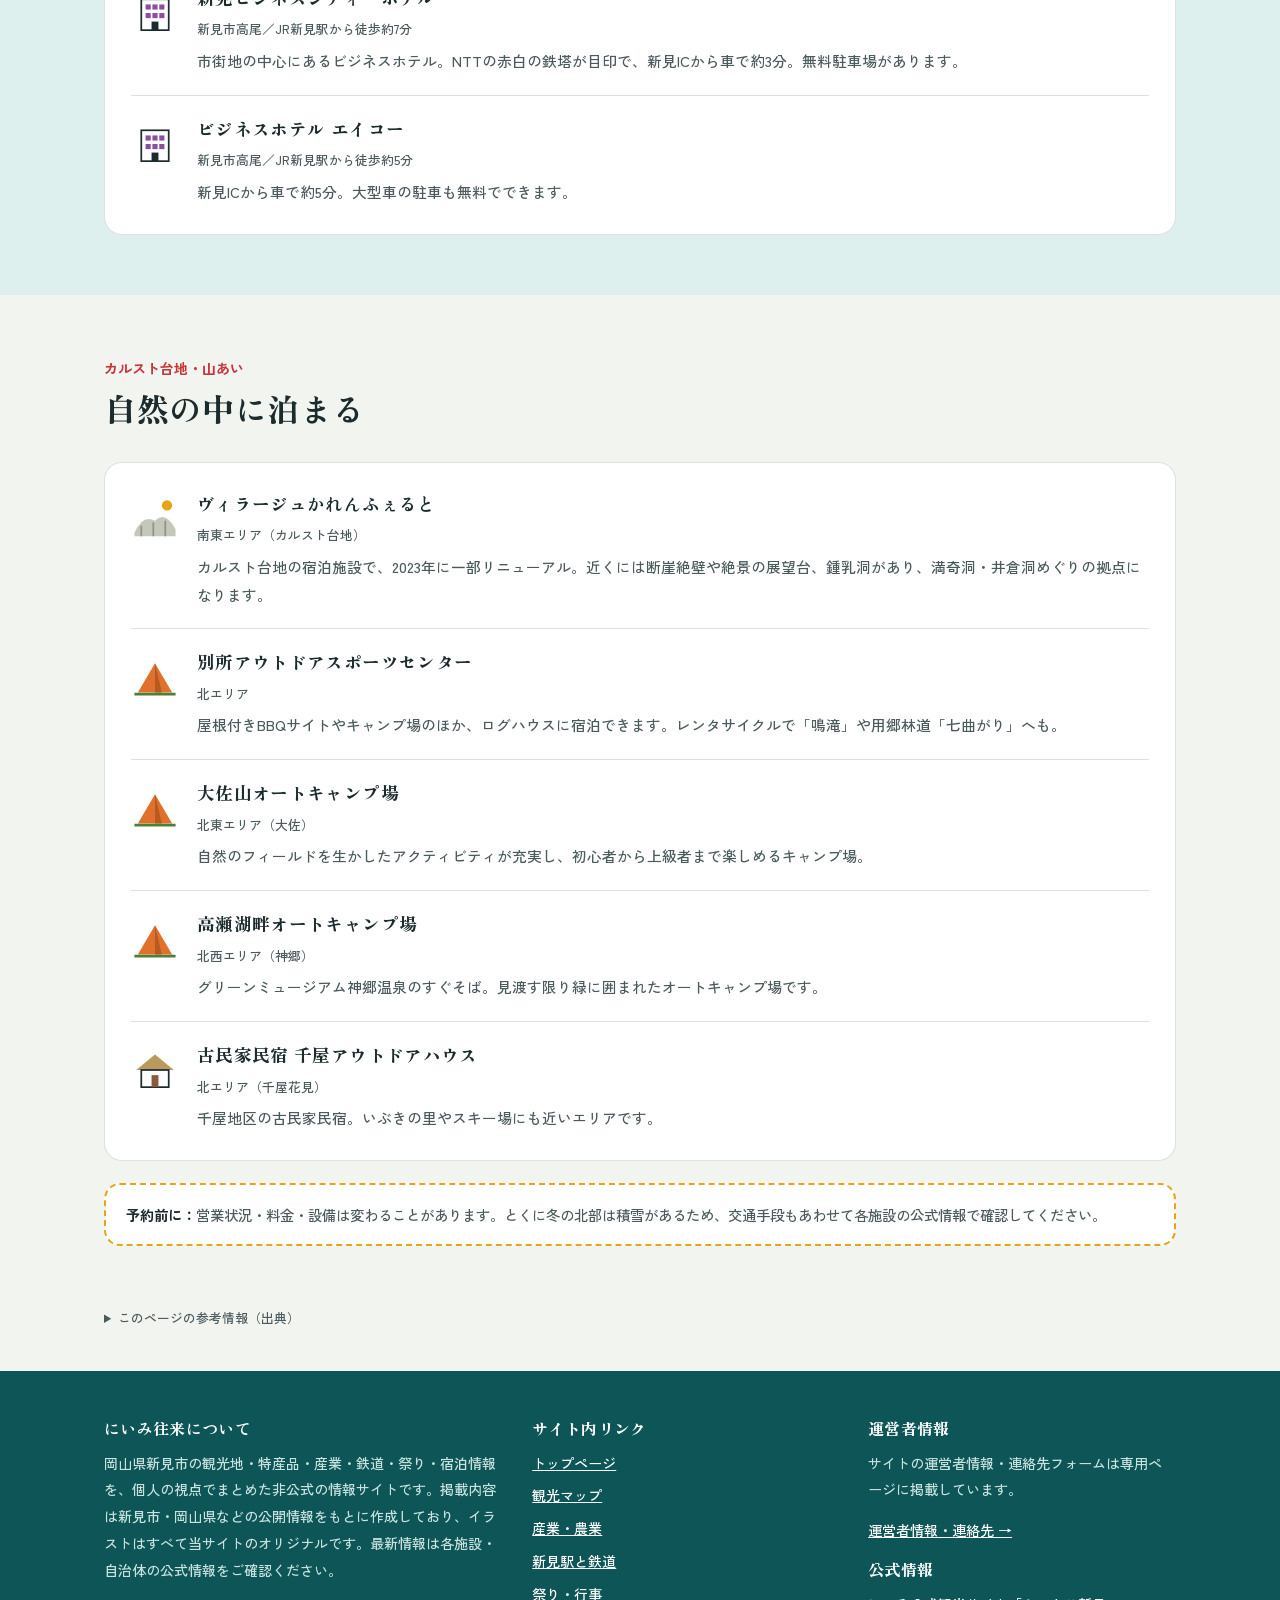
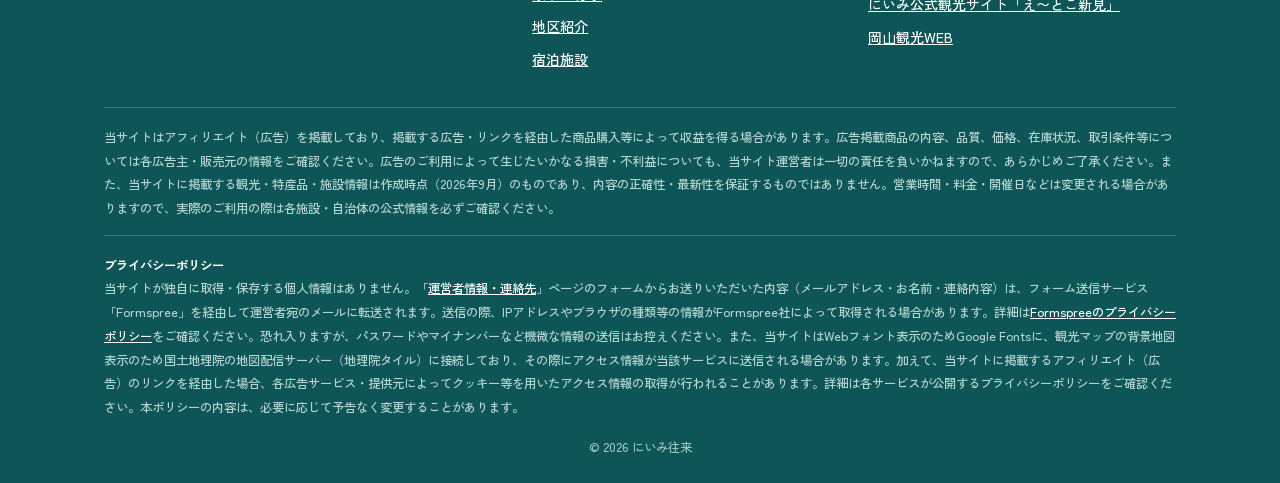
<file: shukuhaku.html>
<!DOCTYPE html>
<html lang="ja">
<head>
<meta charset="UTF-8">
<meta name="viewport" content="width=device-width, initial-scale=1.0">
<meta name="robots" content="index, follow">
<!-- 公開URLが決まったら href を書き換えてください -->
<link rel="canonical" href="https://leben-k.github.io/niimi/shukuhaku.html">
<title>宿泊施設｜にいみ往来 岡山県新見市</title>
<meta name="description" content="新見市の宿泊施設ガイド。美肌の湯の新見千屋温泉いぶきの里、グランピング、神郷温泉、新見駅周辺のホテル、キャンプ場など、エリア別に紹介します。">
<link rel="icon" type="image/svg+xml" href="favicon.svg">
<link rel="stylesheet" href="style.css">
</head>
<body>

<header class="site-header">
  <div class="wrap">
    <a class="brand" href="index.html"><svg class="brand-icon" aria-hidden="true" xmlns="http://www.w3.org/2000/svg" viewBox="0 0 64 64"><rect width="64" height="64" rx="14" fill="#16797A"/><path d="M6 44 Q14 22 26 30 Q36 14 58 40 V52 H6Z" fill="#E6E8E0"/><path d="M16 34 V52 M30 28 V52 M44 30 V52" stroke="#C4C8BB" stroke-width="2"/><circle cx="40" cy="12" r="4.2" fill="#8A4FA3"/><circle cx="48" cy="12" r="4.2" fill="#8A4FA3"/><circle cx="44" cy="19" r="4.2" fill="#5E2B74"/><circle cx="52" cy="19" r="4.2" fill="#5E2B74"/><circle cx="48" cy="26" r="4.2" fill="#8A4FA3"/><path d="M44 6 L48 10" stroke="#E8A317" stroke-width="2"/></svg><span><span class="brand-name">にいみ往来</span><span class="brand-sub">岡山県新見市 観光情報サイト（非公式）</span></span></a>
    <nav class="main-nav" aria-label="サイト内メニュー"><a href="index.html">トップ</a><a href="chizu.html">観光マップ</a><a href="sangyo.html">産業・農業</a><a href="eki.html">新見駅と鉄道</a><a href="matsuri.html">祭り・行事</a><a href="areas.html">地区紹介</a><a href="shukuhaku.html" class="active">宿泊施設</a></nav>
  </div>
</header>
<main>

<section class="hero-sub">
  <div class="wrap">
    <div class="hero-copy">
      <div><span class="lead-place">どこに泊まるかで、旅の景色が変わる</span><h1>温泉、台地、駅前。<br>新見の宿を選ぶ。</h1><p>鉄道で動くなら駅前のホテル、雪や温泉を楽しむなら北の千屋、鍾乳洞めぐりなら南のカルスト台地。旅の目的に合わせて拠点を選んでみてください。</p></div>
      <svg class="art" viewBox="0 0 320 180" role="img" aria-label="山あいの露天風呂のイラスト" xmlns="http://www.w3.org/2000/svg" preserveAspectRatio="xMidYMid slice"><rect width="320" height="180" fill="#DCEAF4"/><path d="M0 80 L90 36 L180 70 L260 30 L320 60 V180 H0Z" fill="#4E7F34"/><path d="M90 36 L110 46 L96 52Z M260 30 L280 42 L262 46Z" fill="#fff"/><path d="M20 120 Q160 100 300 120 L290 168 H30Z" fill="#8E9486"/><path d="M40 124 Q160 108 280 124 L272 160 H48Z" fill="#8FD6E6"/><path d="M110 100 q10 -14 0 -28 q-10 -14 0 -28 M160 96 q10 -14 0 -28 q-10 -14 0 -28 M210 100 q10 -14 0 -28 q-10 -14 0 -28" stroke="#fff" stroke-width="5" fill="none" stroke-linecap="round" opacity=".9"/></svg>
    </div>
  </div>
</section>
<section class="section">
  <div class="wrap">
    <div class="section-head"><span class="tag">温泉・リゾート</span><h2>温泉に泊まるなら</h2></div>
    <div class="lodge-group">
      <div class="lodging-item"><svg class="icon" viewBox="0 0 56 56" aria-hidden="true" xmlns="http://www.w3.org/2000/svg"><circle cx="28" cy="30" r="20" fill="#2C8C8E" opacity=".18"/><path d="M14 40 Q28 34 42 40" stroke="#2C8C8E" stroke-width="3" fill="none"/><path d="M20 30 q4 -6 0 -12 M28 28 q4 -6 0 -12 M36 30 q4 -6 0 -12" stroke="#2C8C8E" stroke-width="3" fill="none" stroke-linecap="round"/></svg><div><h4>新見千屋温泉いぶきの里</h4><span class="where">北エリア（千屋花見）／新見駅から車で約30分</span><p>pH9.2のアルカリ性単純温泉で、化粧品会社ポーラグループが「美肌の湯」と実証した天然温泉。和室（8畳・風呂なし、10畳・風呂付き）と洋室があり、宿泊者は温泉を何度でも利用できます。レストランでは千屋牛も。徒歩圏内にいぶきの里スキー場があります。</p></div></div>
      <div class="lodging-item"><svg class="icon" viewBox="0 0 56 56" aria-hidden="true" xmlns="http://www.w3.org/2000/svg"><path d="M6 46 Q6 12 28 12 Q50 12 50 46Z" fill="#fff" stroke="#1C2B2E" stroke-width="2"/><path d="M28 12 V46 M10 30 H46 M14 20 Q28 28 42 20" stroke="#C4C8BB" stroke-width="1.5" fill="none"/><path d="M22 46 V34 H34 V46" fill="#E8A317"/></svg><div><h4>グランピングヴィレッジいぶきの里</h4><span class="where">北エリア（いぶきの里 敷地内）</span><p>2023年7月オープン。直径7mの大型ドームテントが4棟あり、うち1棟はドッグラン付きで犬と泊まれます。敷地内には「たたらの森オートキャンプ場」も。</p></div></div>
      <div class="lodging-item"><svg class="icon" viewBox="0 0 56 56" aria-hidden="true" xmlns="http://www.w3.org/2000/svg"><circle cx="28" cy="30" r="20" fill="#2C8C8E" opacity=".18"/><path d="M14 40 Q28 34 42 40" stroke="#2C8C8E" stroke-width="3" fill="none"/><path d="M20 30 q4 -6 0 -12 M28 28 q4 -6 0 -12 M36 30 q4 -6 0 -12" stroke="#2C8C8E" stroke-width="3" fill="none" stroke-linecap="round"/></svg><div><h4>グリーンミュージアム神郷温泉</h4><span class="where">北西エリア（神郷）</span><p>大自然を眺めるヒノキの露天風呂が人気の天然温泉。全面天然芝のグラウンドがあり、スポーツ合宿にも使われます。近くに高瀬湖畔オートキャンプ場があります。</p></div></div>
    </div>
  </div>
</section>

<section class="section tint-river">
  <div class="wrap">
    <div class="section-head"><span class="tag">新見駅周辺</span><h2>鉄道旅・ビジネスの拠点に</h2><p>新見駅から歩ける範囲のホテルです。</p></div>
    <div class="lodge-group">
      <div class="lodging-item"><svg class="icon" viewBox="0 0 56 56" aria-hidden="true" xmlns="http://www.w3.org/2000/svg"><rect x="12" y="12" width="32" height="36" fill="#fff" stroke="#1C2B2E" stroke-width="2"/><rect x="17" y="18" width="6" height="6" fill="#8A4FA3"/><rect x="17" y="28" width="6" height="6" fill="#8A4FA3"/><rect x="25" y="18" width="6" height="6" fill="#8A4FA3"/><rect x="25" y="28" width="6" height="6" fill="#8A4FA3"/><rect x="33" y="18" width="6" height="6" fill="#8A4FA3"/><rect x="33" y="28" width="6" height="6" fill="#8A4FA3"/><rect x="24" y="38" width="8" height="10" fill="#1C2B2E"/></svg><div><h4>新見グランドホテルみよしや</h4><span class="where">新見市高尾／JR新見駅から徒歩約1分</span><p>「新見駅に一番近いホテル」とうたう駅前のホテル。中国自動車道の新見ICからも約1kmです。</p></div></div>
      <div class="lodging-item"><svg class="icon" viewBox="0 0 56 56" aria-hidden="true" xmlns="http://www.w3.org/2000/svg"><rect x="12" y="12" width="32" height="36" fill="#fff" stroke="#1C2B2E" stroke-width="2"/><rect x="17" y="18" width="6" height="6" fill="#8A4FA3"/><rect x="17" y="28" width="6" height="6" fill="#8A4FA3"/><rect x="25" y="18" width="6" height="6" fill="#8A4FA3"/><rect x="25" y="28" width="6" height="6" fill="#8A4FA3"/><rect x="33" y="18" width="6" height="6" fill="#8A4FA3"/><rect x="33" y="28" width="6" height="6" fill="#8A4FA3"/><rect x="24" y="38" width="8" height="10" fill="#1C2B2E"/></svg><div><h4>新見ビジネスシティーホテル</h4><span class="where">新見市高尾／JR新見駅から徒歩約7分</span><p>市街地の中心にあるビジネスホテル。NTTの赤白の鉄塔が目印で、新見ICから車で約3分。無料駐車場があります。</p></div></div>
      <div class="lodging-item"><svg class="icon" viewBox="0 0 56 56" aria-hidden="true" xmlns="http://www.w3.org/2000/svg"><rect x="12" y="12" width="32" height="36" fill="#fff" stroke="#1C2B2E" stroke-width="2"/><rect x="17" y="18" width="6" height="6" fill="#8A4FA3"/><rect x="17" y="28" width="6" height="6" fill="#8A4FA3"/><rect x="25" y="18" width="6" height="6" fill="#8A4FA3"/><rect x="25" y="28" width="6" height="6" fill="#8A4FA3"/><rect x="33" y="18" width="6" height="6" fill="#8A4FA3"/><rect x="33" y="28" width="6" height="6" fill="#8A4FA3"/><rect x="24" y="38" width="8" height="10" fill="#1C2B2E"/></svg><div><h4>ビジネスホテル エイコー</h4><span class="where">新見市高尾／JR新見駅から徒歩約5分</span><p>新見ICから車で約5分。大型車の駐車も無料でできます。</p></div></div>
    </div>
  </div>
</section>

<section class="section">
  <div class="wrap">
    <div class="section-head"><span class="tag">カルスト台地・山あい</span><h2>自然の中に泊まる</h2></div>
    <div class="lodge-group">
      <div class="lodging-item"><svg class="icon" viewBox="0 0 56 56" aria-hidden="true" xmlns="http://www.w3.org/2000/svg"><path d="M4 44 Q14 22 28 30 Q40 18 52 40 V48 H4Z" fill="#C4C8BB"/><path d="M12 36 V48 M26 32 V48 M40 30 V48" stroke="#8E9486" stroke-width="2"/><circle cx="42" cy="12" r="6" fill="#E8A317"/></svg><div><h4>ヴィラージュかれんふぇると</h4><span class="where">南東エリア（カルスト台地）</span><p>カルスト台地の宿泊施設で、2023年に一部リニューアル。近くには断崖絶壁や絶景の展望台、鍾乳洞があり、満奇洞・井倉洞めぐりの拠点になります。</p></div></div>
      <div class="lodging-item"><svg class="icon" viewBox="0 0 56 56" aria-hidden="true" xmlns="http://www.w3.org/2000/svg"><path d="M8 46 L28 12 L48 46Z" fill="#E0712C"/><path d="M28 12 L28 46 L36 46Z" fill="#B85A20"/><path d="M4 48 H52" stroke="#4E7F34" stroke-width="3"/></svg><div><h4>別所アウトドアスポーツセンター</h4><span class="where">北エリア</span><p>屋根付きBBQサイトやキャンプ場のほか、ログハウスに宿泊できます。レンタサイクルで「鳴滝」や用郷林道「七曲がり」へも。</p></div></div>
      <div class="lodging-item"><svg class="icon" viewBox="0 0 56 56" aria-hidden="true" xmlns="http://www.w3.org/2000/svg"><path d="M8 46 L28 12 L48 46Z" fill="#E0712C"/><path d="M28 12 L28 46 L36 46Z" fill="#B85A20"/><path d="M4 48 H52" stroke="#4E7F34" stroke-width="3"/></svg><div><h4>大佐山オートキャンプ場</h4><span class="where">北東エリア（大佐）</span><p>自然のフィールドを生かしたアクティビティが充実し、初心者から上級者まで楽しめるキャンプ場。</p></div></div>
      <div class="lodging-item"><svg class="icon" viewBox="0 0 56 56" aria-hidden="true" xmlns="http://www.w3.org/2000/svg"><path d="M8 46 L28 12 L48 46Z" fill="#E0712C"/><path d="M28 12 L28 46 L36 46Z" fill="#B85A20"/><path d="M4 48 H52" stroke="#4E7F34" stroke-width="3"/></svg><div><h4>高瀬湖畔オートキャンプ場</h4><span class="where">北西エリア（神郷）</span><p>グリーンミュージアム神郷温泉のすぐそば。見渡す限り緑に囲まれたオートキャンプ場です。</p></div></div>
      <div class="lodging-item"><svg class="icon" viewBox="0 0 56 56" aria-hidden="true" xmlns="http://www.w3.org/2000/svg"><path d="M6 28 L28 10 L50 28Z" fill="#B99A5C"/><rect x="12" y="28" width="32" height="20" fill="#fff" stroke="#1C2B2E" stroke-width="2"/><rect x="24" y="34" width="8" height="14" fill="#8A5A3B"/></svg><div><h4>古民家民宿 千屋アウトドアハウス</h4><span class="where">北エリア（千屋花見）</span><p>千屋地区の古民家民宿。いぶきの里やスキー場にも近いエリアです。</p></div></div>
    </div>
    <div class="callout" style="margin-top:22px;"><strong>予約前に：</strong>営業状況・料金・設備は変わることがあります。とくに冬の北部は積雪があるため、交通手段もあわせて各施設の公式情報で確認してください。</div>
    

  </div>
</section>
<div class="sources wrap" style="padding-bottom:40px;"><details><summary>このページの参考情報（出典）</summary><ul><li><a href="https://www.city.niimi.okayama.jp/kanko/spot/spot_detail/index/1577.html" target="_blank" rel="noopener">新見千屋温泉いぶきの里（え〜とこ新見）</a></li><li><a href="https://club.montbell.jp/privilege/fshop/search/disp.php?shop_no=895645" target="_blank" rel="noopener">新見千屋温泉いぶきの里（モンベル フレンドショップ）</a></li><li><a href="https://www.city.niimi.okayama.jp/kanko/spot/spot_search/page/3" target="_blank" rel="noopener">スポット一覧（え〜とこ新見）</a></li><li><a href="https://search.travel.rakuten.co.jp/ds/hotellist/Japan-Okayama-Niimi" target="_blank" rel="noopener">新見のホテル・旅館（楽天トラベル）</a></li></ul></details></div>
</main>
<!-- ===================== アフィリエイト広告（下部・2枠横並び） ===================== -->
<section class="section tint-pione" hidden>
  <div class="wrap">
    <div class="section-head"><span class="tag">PR</span><h2>広告</h2></div>
    <div class="ad-row">
      <!-- アフィリエイト広告7（シートの枠ID: ad7） -->
      <div class="ad-slot" data-ad-slot="ad7" hidden>
        <span class="ad-label">広告</span>
        <div class="ad-body"></div>
      </div>
    </div>
  </div>
</section>

<footer class="site-footer">
  <div class="wrap">
    <div class="footer-grid">
      <div>
        <h4>にいみ往来について</h4>
        <p>岡山県新見市の観光地・特産品・産業・鉄道・祭り・宿泊情報を、個人の視点でまとめた非公式の情報サイトです。掲載内容は新見市・岡山県などの公開情報をもとに作成しており、イラストはすべて当サイトのオリジナルです。最新情報は各施設・自治体の公式情報をご確認ください。</p>
      </div>
      <div>
        <h4>サイト内リンク</h4>
        <ul><li><a href="index.html">トップページ</a></li><li><a href="chizu.html">観光マップ</a></li><li><a href="sangyo.html">産業・農業</a></li><li><a href="eki.html">新見駅と鉄道</a></li><li><a href="matsuri.html">祭り・行事</a></li><li><a href="areas.html">地区紹介</a></li><li><a href="shukuhaku.html">宿泊施設</a></li></ul>
      </div>
      <div>
        <h4>運営者情報</h4>
        <p>サイトの運営者情報・連絡先フォームは専用ページに掲載しています。</p>
        <ul><li><a href="unei.html">運営者情報・連絡先 &rarr;</a></li></ul>
        <h4 style="margin-top:14px;">公式情報</h4>
        <ul>
          <li><a href="https://www.city.niimi.okayama.jp/kanko/" target="_blank" rel="noopener">にいみ公式観光サイト「え〜とこ新見」</a></li>
          <li><a href="https://www.okayama-kanko.jp/" target="_blank" rel="noopener">岡山観光WEB</a></li>
        </ul>
      </div>
    </div>
    <div class="disclaimer">
      当サイトはアフィリエイト（広告）を掲載しており、掲載する広告・リンクを経由した商品購入等によって収益を得る場合があります。広告掲載商品の内容、品質、価格、在庫状況、取引条件等については各広告主・販売元の情報をご確認ください。広告のご利用によって生じたいかなる損害・不利益についても、当サイト運営者は一切の責任を負いかねますので、あらかじめご了承ください。また、当サイトに掲載する観光・特産品・施設情報は作成時点（2026年9月）のものであり、内容の正確性・最新性を保証するものではありません。営業時間・料金・開催日などは変更される場合がありますので、実際のご利用の際は各施設・自治体の公式情報を必ずご確認ください。
    </div>
    <div class="disclaimer" style="margin-top:14px;">
      <strong style="color:#fff;">プライバシーポリシー</strong><br>
      当サイトが独自に取得・保存する個人情報はありません。「<a href="unei.html">運営者情報・連絡先</a>」ページのフォームからお送りいただいた内容（メールアドレス・お名前・連絡内容）は、フォーム送信サービス「Formspree」を経由して運営者宛のメールに転送されます。送信の際、IPアドレスやブラウザの種類等の情報がFormspree社によって取得される場合があります。詳細は<a href="https://formspree.io/legal/privacy-policy/" target="_blank" rel="noopener noreferrer">Formspreeのプライバシーポリシー</a>をご確認ください。恐れ入りますが、パスワードやマイナンバーなど機微な情報の送信はお控えください。また、当サイトはWebフォント表示のためGoogle Fontsに、観光マップの背景地図表示のため国土地理院の地図配信サーバー（地理院タイル）に接続しており、その際にアクセス情報が当該サービスに送信される場合があります。加えて、当サイトに掲載するアフィリエイト（広告）のリンクを経由した場合、各広告サービス・提供元によってクッキー等を用いたアクセス情報の取得が行われることがあります。詳細は各サービスが公開するプライバシーポリシーをご確認ください。本ポリシーの内容は、必要に応じて予告なく変更することがあります。
    </div>
    <div class="copyright"><span id="copyright-text">© 2026 にいみ往来</span></div>
  </div>
</footer>

<script>
(function(){
  var startYear = 2026;
  var currentYear = new Date().getFullYear();
  var yearText = currentYear > startYear ? (startYear + '-' + currentYear) : String(startYear);
  var el = document.getElementById('copyright-text');
  if (el) { el.textContent = '© ' + yearText + ' にいみ往来'; }
})();
</script>
<script src="ads.js" defer></script>
</body>
</html>
</file>
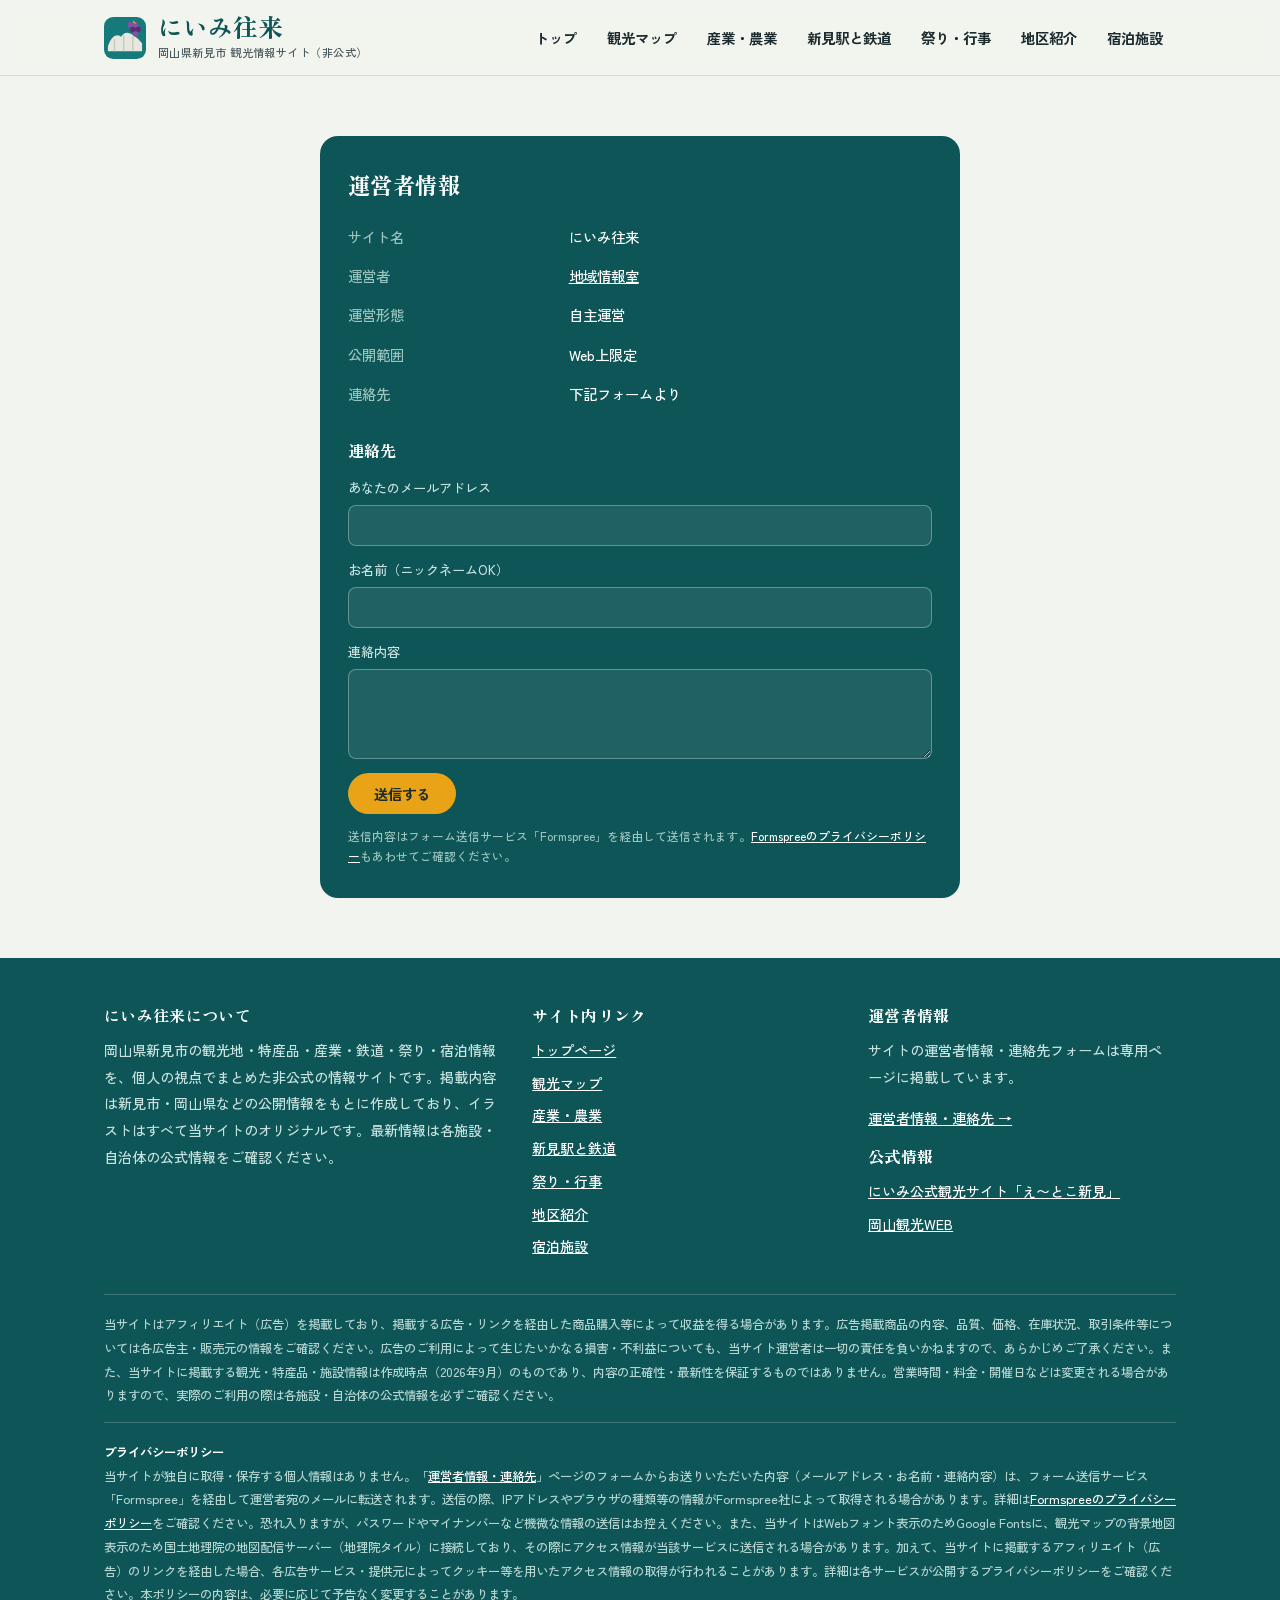
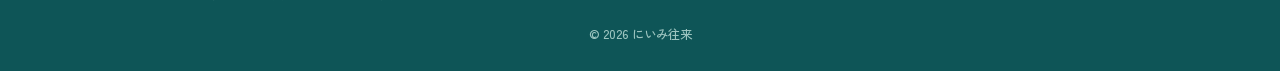
<file: unei.html>
<!DOCTYPE html>
<html lang="ja">
<head>
<meta charset="UTF-8">
<meta name="viewport" content="width=device-width, initial-scale=1.0">
<meta name="robots" content="noindex, follow">
<!-- 公開URLが決まったら href を書き換えてください -->
<link rel="canonical" href="https://leben-k.github.io/niimi/unei.html">
<title>運営者情報｜にいみ往来</title>
<meta name="description" content="にいみ往来の運営者情報・連絡先。">
<link rel="icon" type="image/svg+xml" href="favicon.svg">
<link rel="stylesheet" href="style.css">
</head>
<body>

<header class="site-header">
  <div class="wrap">
    <a class="brand" href="index.html"><svg class="brand-icon" aria-hidden="true" xmlns="http://www.w3.org/2000/svg" viewBox="0 0 64 64"><rect width="64" height="64" rx="14" fill="#16797A"/><path d="M6 44 Q14 22 26 30 Q36 14 58 40 V52 H6Z" fill="#E6E8E0"/><path d="M16 34 V52 M30 28 V52 M44 30 V52" stroke="#C4C8BB" stroke-width="2"/><circle cx="40" cy="12" r="4.2" fill="#8A4FA3"/><circle cx="48" cy="12" r="4.2" fill="#8A4FA3"/><circle cx="44" cy="19" r="4.2" fill="#5E2B74"/><circle cx="52" cy="19" r="4.2" fill="#5E2B74"/><circle cx="48" cy="26" r="4.2" fill="#8A4FA3"/><path d="M44 6 L48 10" stroke="#E8A317" stroke-width="2"/></svg><span><span class="brand-name">にいみ往来</span><span class="brand-sub">岡山県新見市 観光情報サイト（非公式）</span></span></a>
    <nav class="main-nav" aria-label="サイト内メニュー"><a href="index.html">トップ</a><a href="chizu.html">観光マップ</a><a href="sangyo.html">産業・農業</a><a href="eki.html">新見駅と鉄道</a><a href="matsuri.html">祭り・行事</a><a href="areas.html">地区紹介</a><a href="shukuhaku.html">宿泊施設</a></nav>
  </div>
</header>
<main>

<section class="section">
  <div class="wrap">
    <div class="op-card">
      <h1>運営者情報</h1>
        <table class="footer-op-table">
          <tr><th>サイト名</th><td>にいみ往来</td></tr>
          <tr><th>運営者</th><td><a href="https://leben-k.github.io/">地域情報室</a></td></tr>
          <tr><th>運営形態</th><td>自主運営</td></tr>
          <tr><th>公開範囲</th><td>Web上限定</td></tr>
          <tr><th>連絡先</th><td>下記フォームより</td></tr>
        </table>
        <div class="footer-contact">
          <h5>連絡先</h5>
          <!-- まにわ往来と同じFormspreeの送信先です。新見用に別フォームを作った場合は action のURLを差し替えてください -->
          <form action="https://formspree.io/f/mbgjvbnv" method="POST">
            <input type="hidden" name="_subject" value="【にいみ往来】お問い合わせ">
            <label>あなたのメールアドレス
              <input type="email" name="email" required>
            </label>
            <label>お名前（ニックネームOK）
              <input type="text" name="name">
            </label>
            <label>連絡内容
              <textarea name="message" required></textarea>
            </label>
            <button type="submit">送信する</button>
          </form>
          <span class="fs-privacy-link">送信内容はフォーム送信サービス「Formspree」を経由して送信されます。<a href="https://formspree.io/legal/privacy-policy/" target="_blank" rel="noopener noreferrer">Formspreeのプライバシーポリシー</a>もあわせてご確認ください。</span>
        </div>
    </div>
  </div>
</section>

</main>

<footer class="site-footer">
  <div class="wrap">
    <div class="footer-grid">
      <div>
        <h4>にいみ往来について</h4>
        <p>岡山県新見市の観光地・特産品・産業・鉄道・祭り・宿泊情報を、個人の視点でまとめた非公式の情報サイトです。掲載内容は新見市・岡山県などの公開情報をもとに作成しており、イラストはすべて当サイトのオリジナルです。最新情報は各施設・自治体の公式情報をご確認ください。</p>
      </div>
      <div>
        <h4>サイト内リンク</h4>
        <ul><li><a href="index.html">トップページ</a></li><li><a href="chizu.html">観光マップ</a></li><li><a href="sangyo.html">産業・農業</a></li><li><a href="eki.html">新見駅と鉄道</a></li><li><a href="matsuri.html">祭り・行事</a></li><li><a href="areas.html">地区紹介</a></li><li><a href="shukuhaku.html">宿泊施設</a></li></ul>
      </div>
      <div>
        <h4>運営者情報</h4>
        <p>サイトの運営者情報・連絡先フォームは専用ページに掲載しています。</p>
        <ul><li><a href="unei.html">運営者情報・連絡先 &rarr;</a></li></ul>
        <h4 style="margin-top:14px;">公式情報</h4>
        <ul>
          <li><a href="https://www.city.niimi.okayama.jp/kanko/" target="_blank" rel="noopener">にいみ公式観光サイト「え〜とこ新見」</a></li>
          <li><a href="https://www.okayama-kanko.jp/" target="_blank" rel="noopener">岡山観光WEB</a></li>
        </ul>
      </div>
    </div>
    <div class="disclaimer">
      当サイトはアフィリエイト（広告）を掲載しており、掲載する広告・リンクを経由した商品購入等によって収益を得る場合があります。広告掲載商品の内容、品質、価格、在庫状況、取引条件等については各広告主・販売元の情報をご確認ください。広告のご利用によって生じたいかなる損害・不利益についても、当サイト運営者は一切の責任を負いかねますので、あらかじめご了承ください。また、当サイトに掲載する観光・特産品・施設情報は作成時点（2026年9月）のものであり、内容の正確性・最新性を保証するものではありません。営業時間・料金・開催日などは変更される場合がありますので、実際のご利用の際は各施設・自治体の公式情報を必ずご確認ください。
    </div>
    <div class="disclaimer" style="margin-top:14px;">
      <strong style="color:#fff;">プライバシーポリシー</strong><br>
      当サイトが独自に取得・保存する個人情報はありません。「<a href="unei.html">運営者情報・連絡先</a>」ページのフォームからお送りいただいた内容（メールアドレス・お名前・連絡内容）は、フォーム送信サービス「Formspree」を経由して運営者宛のメールに転送されます。送信の際、IPアドレスやブラウザの種類等の情報がFormspree社によって取得される場合があります。詳細は<a href="https://formspree.io/legal/privacy-policy/" target="_blank" rel="noopener noreferrer">Formspreeのプライバシーポリシー</a>をご確認ください。恐れ入りますが、パスワードやマイナンバーなど機微な情報の送信はお控えください。また、当サイトはWebフォント表示のためGoogle Fontsに、観光マップの背景地図表示のため国土地理院の地図配信サーバー（地理院タイル）に接続しており、その際にアクセス情報が当該サービスに送信される場合があります。加えて、当サイトに掲載するアフィリエイト（広告）のリンクを経由した場合、各広告サービス・提供元によってクッキー等を用いたアクセス情報の取得が行われることがあります。詳細は各サービスが公開するプライバシーポリシーをご確認ください。本ポリシーの内容は、必要に応じて予告なく変更することがあります。
    </div>
    <div class="copyright"><span id="copyright-text">© 2026 にいみ往来</span></div>
  </div>
</footer>

<script>
(function(){
  var startYear = 2026;
  var currentYear = new Date().getFullYear();
  var yearText = currentYear > startYear ? (startYear + '-' + currentYear) : String(startYear);
  var el = document.getElementById('copyright-text');
  if (el) { el.textContent = '© ' + yearText + ' にいみ往来'; }
})();
</script>
</body>
</html>
</file>
<file: style.css>
@import url('https://fonts.googleapis.com/css2?family=Zen+Antique+Soft&family=Zen+Kaku+Gothic+New:wght@400;500;700;900&display=swap');

/* =========================================================
   にいみ往来 — 色は新見の素材から
   石灰白（カルスト）／高梁川の青緑／ピオーネの紫／紅葉の朱／稲穂の金
   ========================================================= */
:root{
  --limestone:#F2F4EF;
  --limestone-deep:#E4E8DF;
  --river:#16797A;
  --river-deep:#0E5557;
  --river-pale:#DDF0EE;
  --pione:#5E2B74;
  --pione-pale:#F0E7F4;
  --maple:#C8373B;
  --maple-pale:#FBE9E7;
  --gold:#E8A317;
  --gold-pale:#FDF3DC;
  --leaf-pale:#E8F2DE;
  --ink:#1C2B2E;
  --ink-sub:#4B5A5D;
  --line:rgba(28,43,46,0.14);
  --white:#FFFFFF;
}

*{box-sizing:border-box;}
html{scroll-behavior:smooth;}
@media (prefers-reduced-motion:reduce){html{scroll-behavior:auto;}}

body{
  margin:0;
  background:var(--limestone);
  color:var(--ink);
  font-family:'Zen Kaku Gothic New','Hiragino Kaku Gothic ProN','Yu Gothic',sans-serif;
  font-weight:500;
  line-height:1.9;
  -webkit-font-smoothing:antialiased;
}
h1,h2,h3,h4{
  font-family:'Zen Antique Soft','Hiragino Mincho ProN','Yu Mincho',serif;
  font-weight:400;
  margin:0 0 .5em;
  line-height:1.45;
  letter-spacing:.02em;
}
p{margin:0 0 1em;}
a{color:var(--river-deep);}
a:hover{color:var(--maple);}
:focus-visible{outline:3px solid var(--gold); outline-offset:3px; border-radius:4px;}
img,svg{max-width:100%; display:block;}

.wrap{max-width:1120px; margin:0 auto; padding:0 24px;}

/* ---------- header ---------- */
.site-header{
  position:sticky; top:0; z-index:50;
  background:rgba(242,244,239,.94);
  backdrop-filter:blur(6px);
  border-bottom:1px solid var(--line);
}
.site-header .wrap{
  display:flex; align-items:center; justify-content:space-between;
  padding-top:12px; padding-bottom:12px; flex-wrap:wrap; gap:10px;
}
.brand{display:flex; align-items:center; gap:12px; text-decoration:none; color:var(--ink);}
.brand-icon{width:42px; height:42px; flex-shrink:0;}
.brand-name{font-family:'Zen Antique Soft',serif; font-size:1.55rem; line-height:1.2; display:block; color:var(--river-deep);}
.brand-sub{display:block; font-size:.7rem; color:var(--ink-sub); letter-spacing:.04em;}
.main-nav{display:flex; gap:4px; flex-wrap:wrap;}
.main-nav a{
  display:inline-block; padding:7px 13px; border-radius:999px;
  font-weight:700; font-size:.9rem; color:var(--ink); text-decoration:none;
}
.main-nav a:hover{background:var(--river-pale); color:var(--river-deep);}
.main-nav a.active{background:var(--river); color:#fff;}

/* ---------- hero ---------- */
.hero{position:relative; background:#BFE2EE;}
.hero .panorama{width:100%; height:clamp(260px,38vw,440px);}
.hero-copy{
  position:relative; margin-top:-90px; z-index:2;
  background:var(--white); border-radius:22px; padding:34px 36px 30px;
  max-width:720px; border:1px solid var(--line);
}
.hero-copy .lead-place{color:var(--maple); font-weight:700; font-size:.95rem; display:block; margin-bottom:6px;}
.hero-copy h1{font-size:clamp(1.8rem,4.2vw,2.8rem); margin-bottom:.4em; color:var(--ink);}
.hero-copy p{color:var(--ink-sub); font-size:1.02rem; max-width:44em;}
.hero-sub{padding:52px 0 36px; background:linear-gradient(180deg,#D7ECF2 0%,var(--limestone) 100%);}
.hero-sub .hero-copy{margin-top:0; max-width:none; display:grid; grid-template-columns:1.3fr 1fr; gap:28px; align-items:center;}
.hero-sub .hero-copy .art{border-radius:16px;}
.btn{
  display:inline-block; padding:12px 26px; border-radius:999px; margin:8px 6px 0 0;
  background:var(--river); color:#fff; font-weight:700; text-decoration:none;
}
.btn:hover{background:var(--river-deep); color:#fff;}
.btn-outline{background:transparent; border:2px solid var(--river); color:var(--river-deep);}
.btn-outline:hover{background:var(--river-pale); color:var(--river-deep);}

/* ---------- facts band ---------- */
.facts{padding:34px 0 10px;}
.facts dl{display:grid; grid-template-columns:repeat(auto-fit,minmax(170px,1fr)); gap:14px; margin:0;}
.facts .fact{background:var(--white); border:1px solid var(--line); border-radius:14px; padding:14px 18px;}
.facts dt{font-size:.8rem; color:var(--ink-sub);}
.facts dd{margin:0; font-family:'Zen Antique Soft',serif; font-size:1.5rem; color:var(--river-deep); line-height:1.3;}
.facts dd small{font-family:'Zen Kaku Gothic New',sans-serif; font-size:.78rem; color:var(--ink-sub);}
.facts .src{font-size:.75rem; color:var(--ink-sub); margin-top:8px;}

/* ---------- sections ---------- */
.section{padding:60px 0;}
.section.tint-river{background:var(--river-pale);}
.section.tint-pione{background:var(--pione-pale);}
.section.tint-gold{background:var(--gold-pale);}
.section.tint-leaf{background:var(--leaf-pale);}
.section.tint-maple{background:var(--maple-pale);}
.section-head{max-width:700px; margin:0 0 30px;}
.section-head .tag{color:var(--maple); font-weight:700; font-size:.88rem; display:block; margin-bottom:4px;}
.section-head h2{font-size:clamp(1.45rem,3vw,2rem);}
.section-head p{color:var(--ink-sub); margin-bottom:0;}

/* ---------- illustrated cards ---------- */
.grid{display:grid; grid-template-columns:repeat(auto-fill,minmax(250px,1fr)); gap:22px;}
.grid.wide{grid-template-columns:repeat(auto-fill,minmax(320px,1fr));}
.card{
  background:var(--white); border:1px solid var(--line); border-radius:18px;
  overflow:hidden; display:flex; flex-direction:column;
}
.card .art{width:100%; aspect-ratio:16/9; height:auto;}
.card-body{padding:18px 20px 20px; display:flex; flex-direction:column; gap:6px; flex:1;}
.card .place{font-size:.78rem; font-weight:700; color:var(--river-deep);}
.card h3{font-size:1.14rem; margin:0;}
.card p{color:var(--ink-sub); font-size:.92rem; margin:0;}
.card .note{
  margin-top:auto; padding-top:10px; font-size:.8rem; color:var(--ink);
}
.card .note span{display:inline-block; background:var(--limestone); border-radius:8px; padding:3px 10px;}
.card .alert{font-size:.8rem; color:var(--maple); font-weight:700;}

/* ---------- spot list (gourmet etc.) ---------- */
.spots{display:grid; grid-template-columns:repeat(auto-fill,minmax(300px,1fr)); gap:16px;}
.spot{background:var(--white); border-radius:14px; padding:18px 20px; border-left:6px solid var(--gold);}
.spot:nth-child(3n+2){border-left-color:var(--river);}
.spot:nth-child(3n){border-left-color:var(--pione);}
.spot h3{font-size:1.05rem; margin-bottom:2px;}
.spot .where{font-size:.8rem; color:var(--ink-sub); display:block; margin-bottom:6px;}
.spot p{font-size:.92rem; color:var(--ink-sub); margin:0;}

/* ---------- feature split ---------- */
.split{display:grid; grid-template-columns:1fr 1fr; gap:34px; align-items:center;}
.split .art, .split .railmap, .split .areamap{border-radius:18px; border:1px solid var(--line); background:#fff;}
.split.reverse > :first-child{order:2;}
.split h3{font-size:1.35rem;}
.split p{color:var(--ink-sub);}

/* ---------- data table ---------- */
.table-scroll{overflow-x:auto; background:#fff; border-radius:14px; border:1px solid var(--line);}
table.info{border-collapse:collapse; width:100%; min-width:520px; font-size:.92rem;}
table.info th, table.info td{padding:12px 16px; border-bottom:1px solid var(--line); text-align:left; vertical-align:top;}
table.info th{background:var(--river-pale); color:var(--river-deep); white-space:nowrap; font-weight:700;}
table.info tr:last-child th, table.info tr:last-child td{border-bottom:none;}

/* ---------- area blocks ---------- */
.area-block{display:grid; grid-template-columns:320px 1fr; gap:28px; padding:30px 0; border-bottom:1px solid var(--line); align-items:start;}
.area-block:last-child{border-bottom:none;}
.area-block .art{border-radius:16px; width:100%; height:auto; aspect-ratio:16/9;}
.area-block .old-name{font-size:.84rem; color:var(--river-deep); font-weight:700; display:block;}
.area-block h3{font-size:1.4rem; margin-bottom:6px;}
.area-block p{color:var(--ink-sub);}
.chips{display:flex; flex-wrap:wrap; gap:6px; margin-top:4px;}
.chips span{font-size:.8rem; background:var(--limestone-deep); padding:3px 11px; border-radius:999px;}
.chips span.hot{background:var(--pione-pale); color:var(--pione);}

/* ---------- timeline ---------- */
.month-block{margin-bottom:42px;}
.month-block > h3{
  font-size:1.3rem; display:flex; align-items:center; gap:10px;
  padding-bottom:6px; border-bottom:2px solid var(--maple); margin-bottom:18px;
}
.events{display:grid; grid-template-columns:repeat(auto-fill,minmax(310px,1fr)); gap:16px;}
.event{background:#fff; border:1px solid var(--line); border-radius:16px; padding:16px 18px; display:grid; grid-template-columns:56px 1fr; gap:14px;}
.event .ev-icon{width:56px; height:56px; background:var(--limestone); border-radius:12px; padding:4px;}
.event .when{font-size:.8rem; font-weight:700; color:var(--maple);}
.event h4{font-family:'Zen Antique Soft',serif; font-size:1.08rem; margin:2px 0 4px;}
.event .meta{font-size:.78rem; color:var(--ink-sub); margin-bottom:4px;}
.event p{font-size:.88rem; color:var(--ink-sub); margin:0;}
.event.highlight{grid-column:1/-1; background:var(--maple-pale); border-color:rgba(200,55,59,.35); grid-template-columns:120px 1fr;}
.event.highlight .ev-icon{width:120px; height:120px; background:#fff;}
.event.highlight h4{font-size:1.4rem;}
.event.highlight p{font-size:.95rem;}

/* ---------- lodging ---------- */
.lodging-item{display:flex; gap:18px; padding:20px 0; border-bottom:1px solid var(--line);}
.lodging-item:last-child{border-bottom:none;}
.lodging-item .icon{width:48px; height:48px; flex-shrink:0; margin-top:4px;}
.lodging-item h4{font-size:1.1rem; margin-bottom:2px;}
.lodging-item .where{font-size:.8rem; color:var(--ink-sub);}
.lodging-item p{color:var(--ink-sub); font-size:.92rem; margin:4px 0 0;}
.lodge-group{background:#fff; border-radius:18px; padding:8px 26px; border:1px solid var(--line);}

/* ---------- callout ---------- */
.callout{background:#fff; border:2px dashed var(--gold); border-radius:16px; padding:16px 20px; font-size:.9rem; color:var(--ink-sub);}
.callout strong{color:var(--ink);}

/* ---------- furusato / ad ---------- */
.furusato-block{margin-top:40px; padding:24px; background:#fff; border:1px dashed var(--gold); border-radius:18px;}
.furusato-block .furusato-label{font-weight:700; color:#A5720C; font-size:.9rem; margin-bottom:14px; display:block;}
.furusato-grid{display:grid; grid-template-columns:repeat(auto-fit,minmax(180px,1fr)); gap:16px;}
.furusato-slot{background:var(--gold-pale); border-radius:14px; padding:18px; text-align:center; font-size:.85rem; color:var(--ink-sub); min-height:120px; display:flex; flex-direction:column; justify-content:center; align-items:center; gap:6px;}
.furusato-slot .slot-title{font-weight:700; color:var(--ink);}
.ad-row{display:flex; gap:16px; flex-wrap:wrap; margin-top:18px;}
.ad-slot{flex:1 1 300px; min-height:100px; border:1px dashed var(--line); border-radius:14px; background:#fff; display:flex; flex-direction:column; align-items:center; justify-content:center; gap:4px; padding:16px;}
.ad-slot .ad-label{font-size:.72rem; letter-spacing:.05em; color:var(--ink-sub);}
.ad-slot .ad-note{font-size:.8rem; color:var(--ink-sub);}

/* ---------- sources ---------- */
.sources{font-size:.8rem; color:var(--ink-sub);}
.sources ul{padding-left:1.2em; margin:6px 0 0;}
.sources li{margin-bottom:2px;}

/* ---------- footer ---------- */
.site-footer{background:var(--river-deep); color:#E3F1EF; padding:46px 0 24px;}
.site-footer a{color:#fff;}
.footer-grid{display:grid; grid-template-columns:1.3fr 1fr 1fr; gap:28px; margin-bottom:28px;}
.footer-grid h4{color:#fff; font-size:1rem; margin-bottom:10px;}
.footer-grid p, .footer-grid li{color:#C8E2DF; font-size:.88rem;}
.footer-grid ul{list-style:none; padding:0; margin:0;}
.footer-grid li{margin-bottom:6px;}
.disclaimer{border-top:1px solid rgba(255,255,255,.2); padding-top:18px; font-size:.78rem; color:#B5D5D1; line-height:1.9;}
.copyright{margin-top:16px; font-size:.78rem; color:#9CC4BF; text-align:center;}

/* ---------- operator page（まにわ往来と同形式） ---------- */
.op-card{max-width:640px; margin:0 auto; background:var(--river-deep); color:#E3F1EF; border-radius:18px; padding:32px 28px;}
.op-card h1{color:#fff; font-size:1.4rem; margin-bottom:16px;}
.op-card a{color:#fff;}
.footer-op-table{width:100%; border-collapse:collapse; font-size:.9rem;}
.footer-op-table th{text-align:left; color:#9CC4BF; font-weight:500; padding:6px 12px 6px 0; vertical-align:top; white-space:nowrap;}
.footer-op-table td{padding:6px 0; color:#fff;}
.footer-contact{margin-top:22px;}
.footer-contact h5{color:#fff; font-size:1rem; margin:0 0 10px; font-family:'Zen Antique Soft',serif; font-weight:400;}
.footer-contact label{display:block; font-size:.82rem; color:#C8E2DF; margin-bottom:12px;}
.footer-contact input, .footer-contact textarea{display:block; width:100%; margin-top:4px; padding:9px 11px; border-radius:8px; border:1px solid rgba(255,255,255,.3); background:rgba(255,255,255,.08); color:#fff; font-family:inherit; font-size:.9rem;}
.footer-contact textarea{min-height:90px; resize:vertical;}
.footer-contact input:focus, .footer-contact textarea:focus{outline:2px solid var(--gold); outline-offset:1px;}
.footer-contact button{margin-top:2px; padding:10px 26px; border-radius:999px; border:none; background:var(--gold); color:var(--ink); font-weight:700; font-size:.9rem; cursor:pointer; font-family:inherit;}
.footer-contact button:hover{background:#F2B93A;}
.fs-privacy-link{display:block; margin-top:12px; font-size:.74rem; line-height:1.7; color:#9CC4BF;}

/* ---------- map page ---------- */
.map-filters{display:flex; flex-wrap:wrap; gap:8px; margin-bottom:14px;}
.f-btn{display:inline-flex; align-items:center; gap:8px; padding:7px 14px; border-radius:999px; border:1px solid var(--line); background:#fff; font:inherit; font-size:.85rem; font-weight:700; color:var(--ink); cursor:pointer;}
.f-btn[aria-pressed="false"]{opacity:.45; text-decoration:line-through;}
.f-btn .dot{width:12px; height:12px; border-radius:50%; display:inline-block;}
.map-box{height:clamp(420px,62vh,640px); border-radius:18px; border:1px solid var(--line); overflow:hidden; background:var(--limestone-deep); z-index:1;}
.map-note{font-size:.78rem; color:var(--ink-sub); margin-top:8px;}
.map-fallback{padding:40px 20px; text-align:center; color:var(--ink-sub);}
.pin{background:none; border:none;}
.pin-dot{display:flex; align-items:center; justify-content:center; width:28px; height:28px; border-radius:50%; color:#fff; font-weight:700; font-size:13px; border:3px solid #fff; box-shadow:0 1px 4px rgba(0,0,0,.35); font-family:'Zen Kaku Gothic New',sans-serif;}
.pin-dot.big{width:34px; height:34px; font-size:15px;}
.pop strong{display:block; font-size:1rem; margin-bottom:2px;}
.pop span{font-size:.75rem; color:var(--ink-sub);}
.pop p{margin:6px 0 0; font-size:.82rem; line-height:1.6;}
.pop .pn{color:var(--maple);}
.pop a{display:inline-block; margin-top:8px; font-weight:700;}
.schem-wrap{background:#fff; border-radius:18px; border:1px solid var(--line); padding:10px; overflow-x:auto;}
.schem{min-width:560px; width:100%; height:auto;}
table.access td{font-size:.86rem;}
table.access th small{font-weight:500; color:var(--ink-sub);}
.num{display:inline-flex; align-items:center; justify-content:center; width:22px; height:22px; border-radius:50%; color:#fff; font-size:.75rem; margin-right:6px;}
table.access tr:first-child th{background:var(--river); color:#fff;}
table.access th{white-space:normal; min-width:150px;}

@media (max-width:820px){
  .hero-copy{margin:-50px 12px 0; padding:24px 22px;}
  .hero-sub .hero-copy{grid-template-columns:1fr; margin:0;}
  .split{grid-template-columns:1fr;}
  .split.reverse > :first-child{order:0;}
  .area-block{grid-template-columns:1fr;}
  .footer-grid{grid-template-columns:1fr;}
  .event.highlight{grid-template-columns:72px 1fr;}
  .event.highlight .ev-icon{width:72px; height:72px;}
  .brand-name{font-size:1.3rem;}
}

/* ---------- 広告表示（ads.js 用） ---------- */
[hidden]{display:none !important;}
.ad-body{text-align:center; width:100%;}
.ad-body img{max-width:100%; height:auto;}
.ad-slot[data-rendered]{border-style:solid;}
.furusato-slot .ad-label{font-size:.72rem; letter-spacing:.05em; color:var(--ink-sub); margin-bottom:6px;}
</file>
